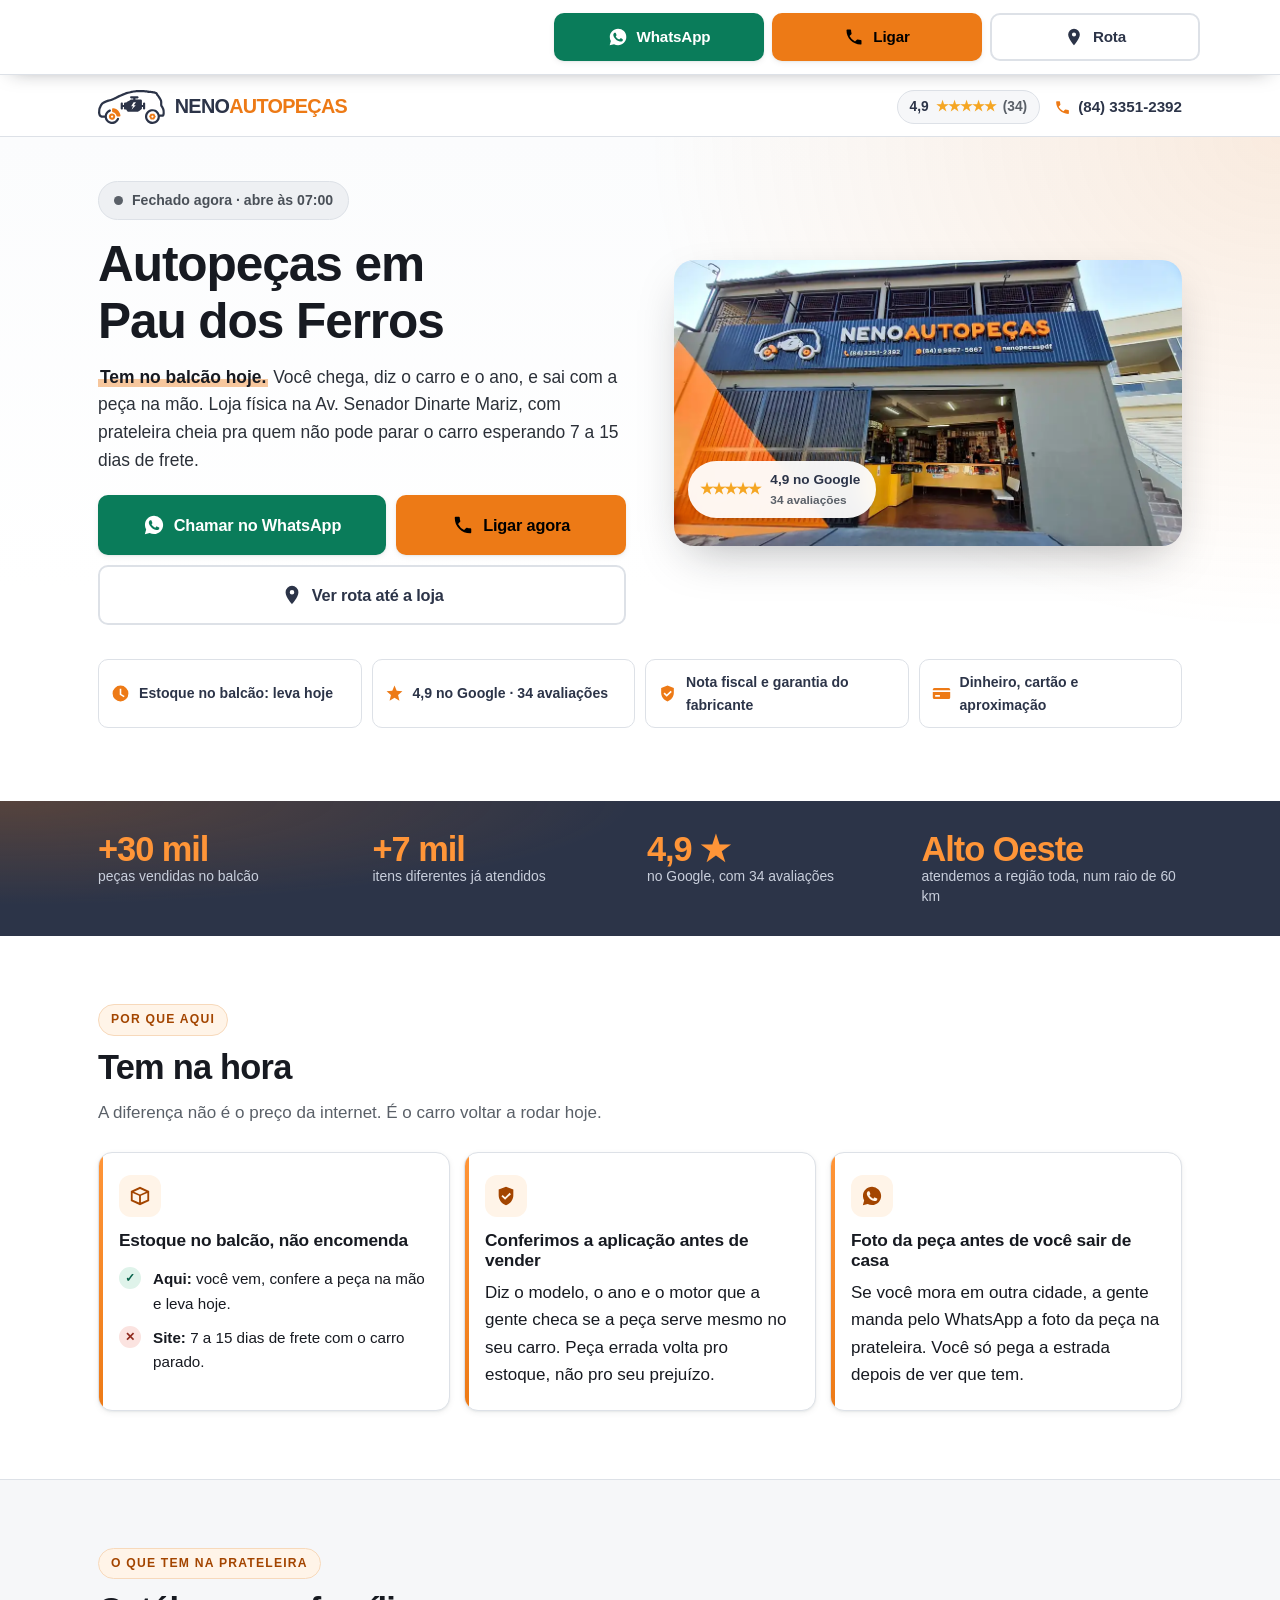
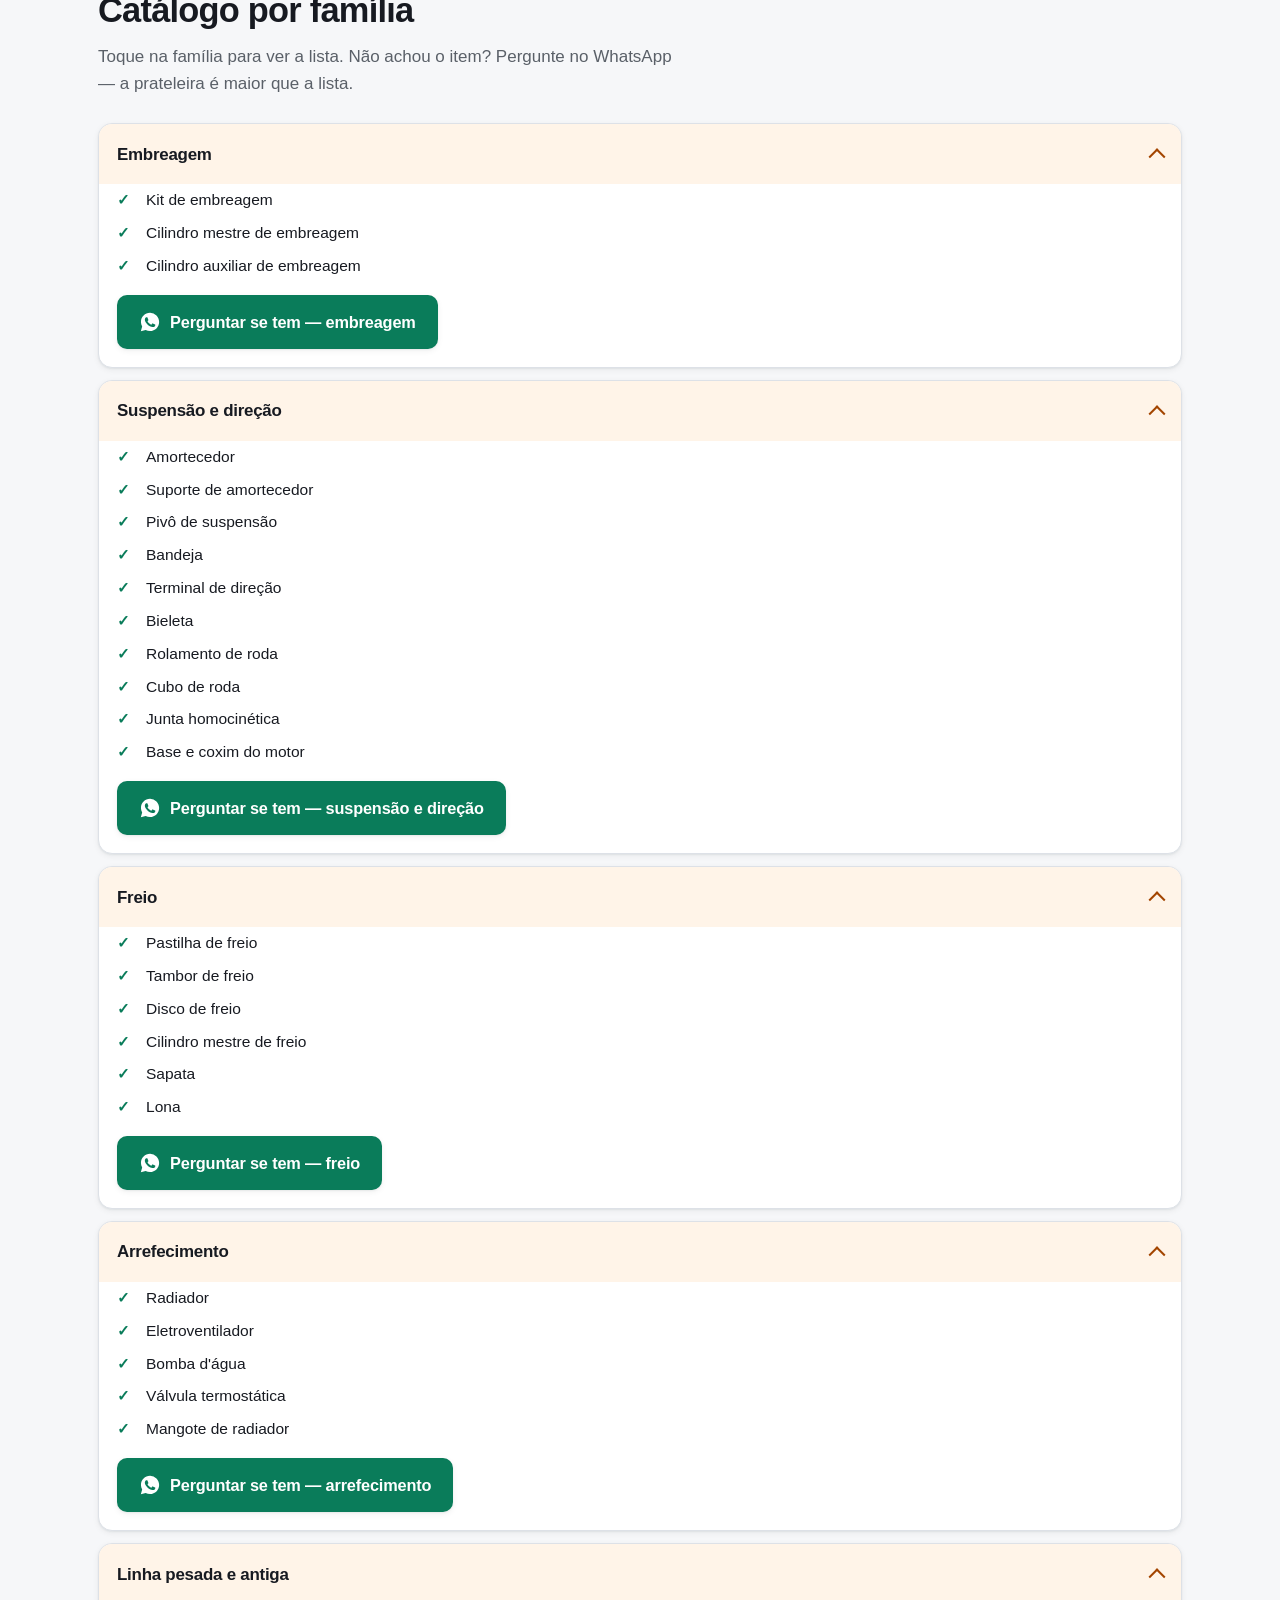
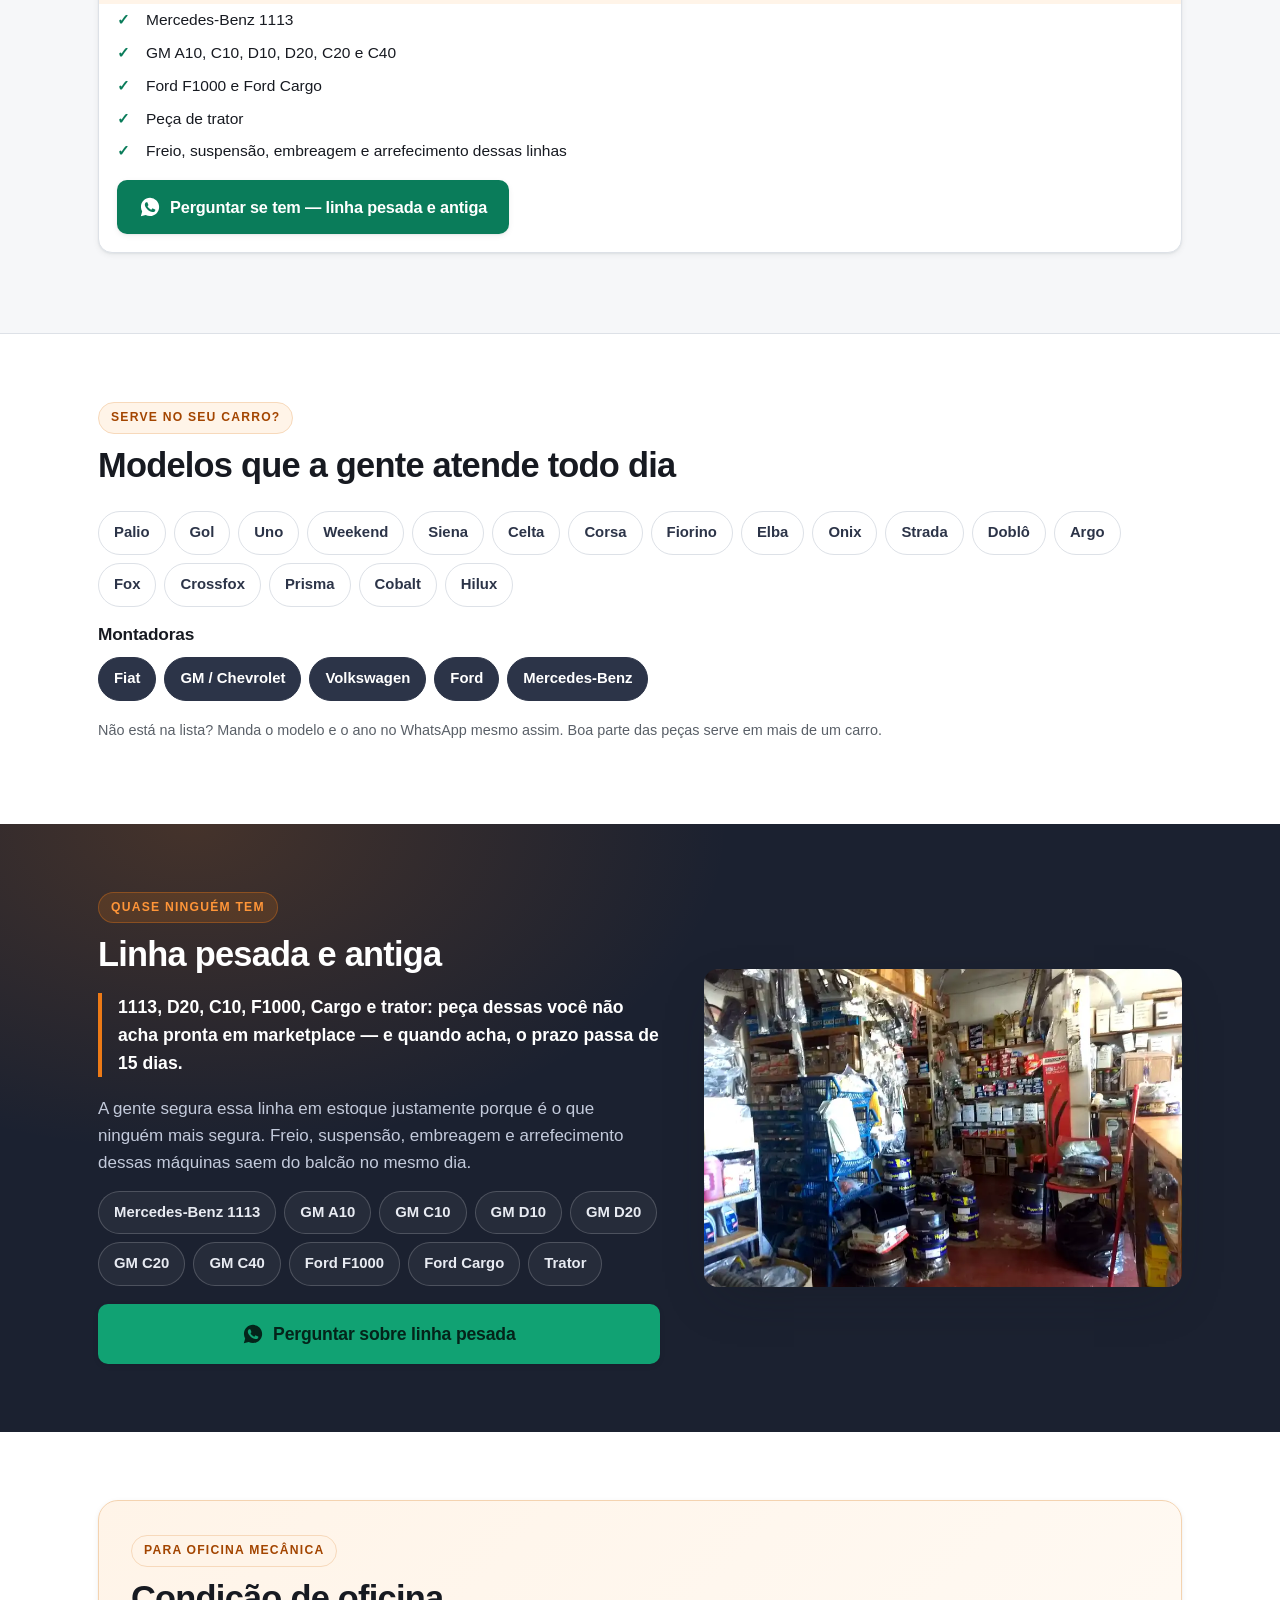
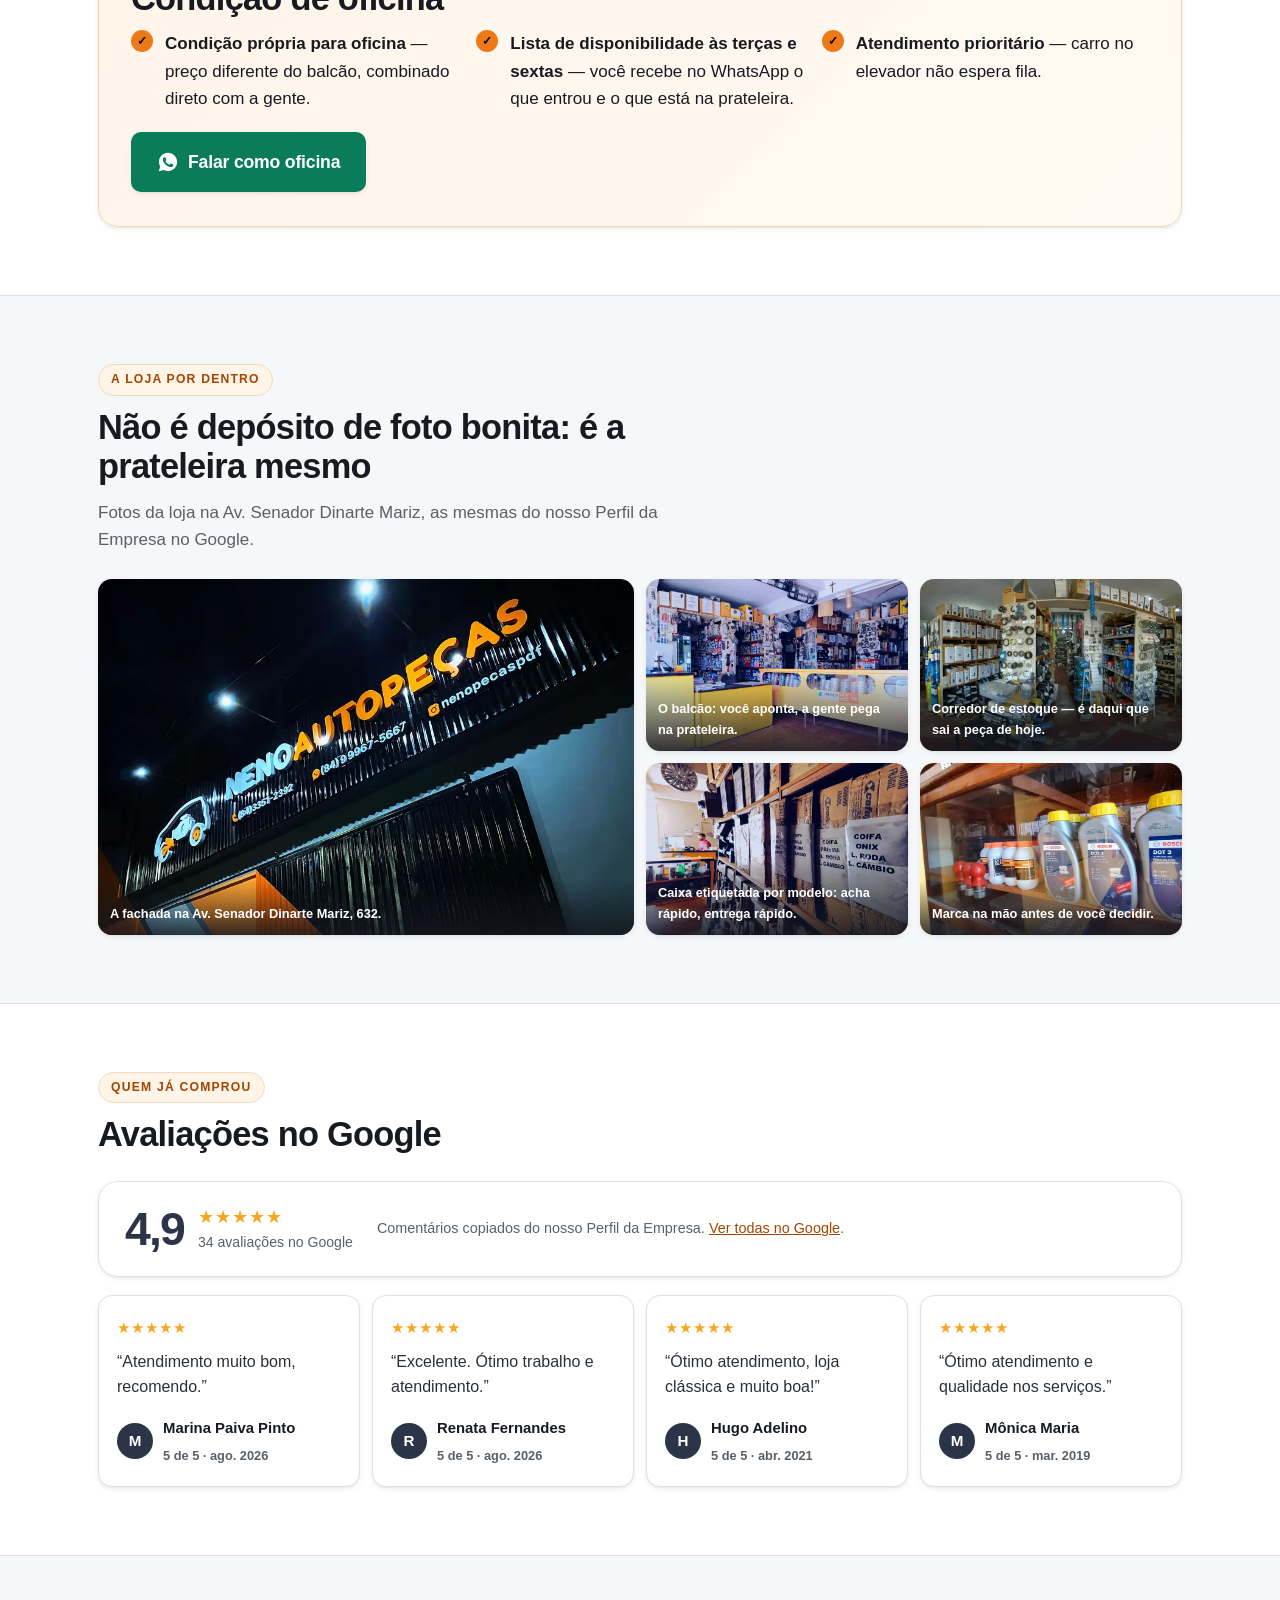
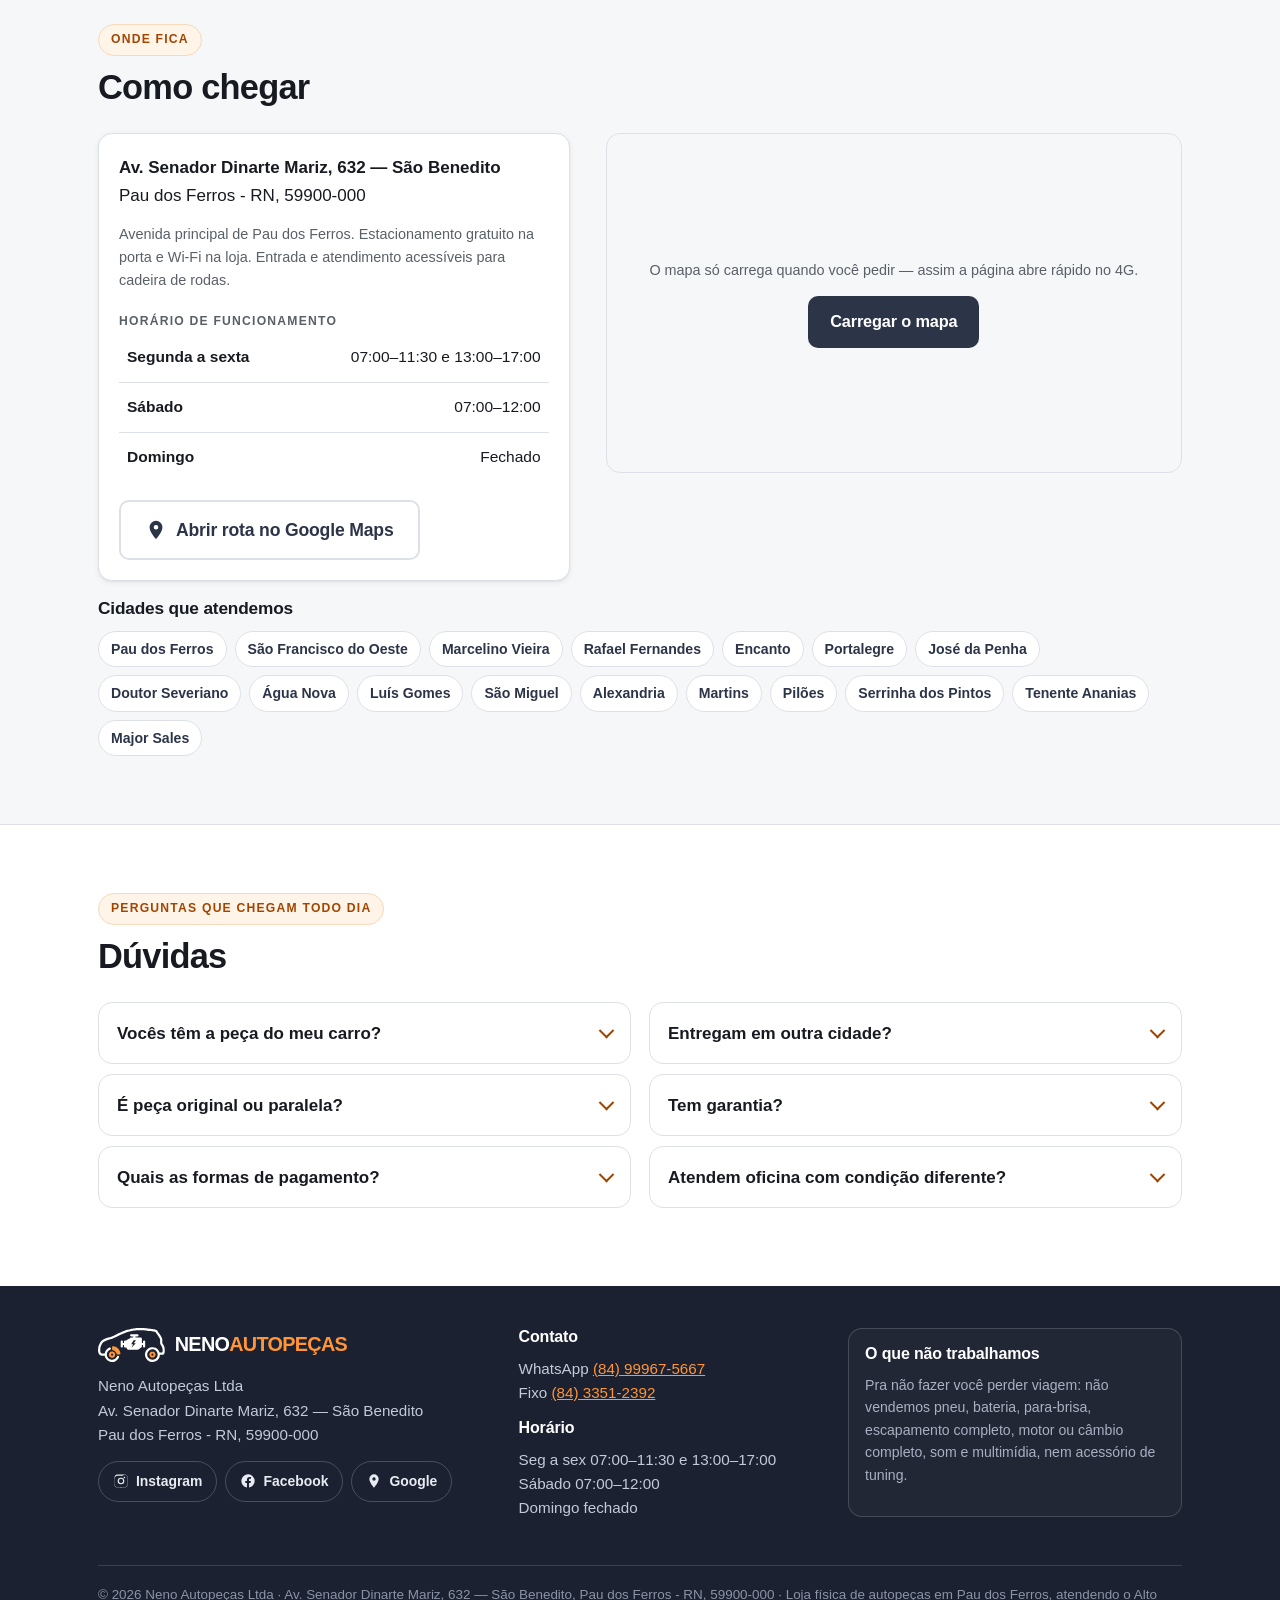
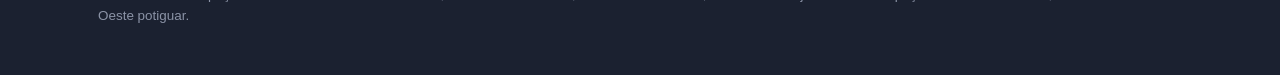
<file: index.html>
<!DOCTYPE html>
<html lang="pt-BR">
<head>
<meta charset="utf-8">
<meta name="viewport" content="width=device-width, initial-scale=1">
<title>Autopeças em Pau dos Ferros | Peça no balcão hoje — Neno Autopeças</title>
<meta name="description" content="Autopeças em Pau dos Ferros com estoque no balcão: freio, suspensão, embreagem, radiador e linha pesada. Chame no WhatsApp (84) 99967-5667 e leve a peça hoje.">
<link rel="canonical" href="https://fernandohf.github.io/neno-autopecas/">
<meta name="robots" content="index, follow, max-image-preview:large">
<meta name="theme-color" content="#2c3448">
<meta name="geo.region" content="BR-RN">
<meta name="geo.placename" content="Pau dos Ferros">
<meta name="geo.position" content="-6.1180038;-38.2055928">
<meta name="ICBM" content="-6.1180038, -38.2055928">
<meta property="og:type" content="business.business">
<meta property="og:locale" content="pt_BR">
<meta property="og:site_name" content="Neno Autopeças">
<meta property="og:title" content="Autopeças em Pau dos Ferros | Peça no balcão hoje — Neno Autopeças">
<meta property="og:description" content="Autopeças em Pau dos Ferros com estoque no balcão: freio, suspensão, embreagem, radiador e linha pesada. Chame no WhatsApp (84) 99967-5667 e leve a peça hoje.">
<meta property="og:url" content="https://fernandohf.github.io/neno-autopecas/">
<meta property="og:image" content="https://fernandohf.github.io/neno-autopecas/assets/fachada.webp">
<meta property="og:image:width" content="1200">
<meta property="og:image:height" content="630">
<meta name="twitter:card" content="summary_large_image">
<link rel="icon" href="assets/icone.svg">
<link rel="apple-touch-icon" href="assets/icone-180.png">
<link rel="preload" as="image" href="assets/hero-fachada.webp" fetchpriority="high">
<link rel="stylesheet" href="styles.css">

<!-- =====================================================================
     GOOGLE ADS — TAG DE CONVERSÃO (placeholder)
     1) Descomente o bloco abaixo e troque AW-XXXXXXXXX pelo ID da conta.
     2) Em Ferramentas > Conversões, crie 3 ações de conversão
        (WhatsApp, Ligar, Ver rota) e cole cada rótulo no objeto
        NENO_CONVERSOES no fim desta página.
<script async src="https://www.googletagmanager.com/gtag/js?id=AW-XXXXXXXXX"></script>
<script>
  window.dataLayer = window.dataLayer || [];
  function gtag(){dataLayer.push(arguments);}
  gtag('js', new Date());
  gtag('config', 'AW-XXXXXXXXX');
</script>
     ===================================================================== -->

<script type="application/ld+json">
{
 "@context": "https://schema.org",
 "@type": "AutoPartsStore",
 "@id": "https://fernandohf.github.io/neno-autopecas/#loja",
 "name": "Neno Autopeças",
 "legalName": "Neno Autopeças Ltda",
 "url": "https://fernandohf.github.io/neno-autopecas/",
 "telephone": [
  "+55 84 3351-2392",
  "+55 84 99967-5667"
 ],
 "image": [
  "https://fernandohf.github.io/neno-autopecas/assets/fachada.webp",
  "https://fernandohf.github.io/neno-autopecas/assets/hero-fachada.webp",
  "https://fernandohf.github.io/neno-autopecas/assets/balcao.webp"
 ],
 "logo": "https://fernandohf.github.io/neno-autopecas/assets/fachada.webp",
 "priceRange": "$$",
 "currenciesAccepted": "BRL",
 "paymentAccepted": "Dinheiro, Cartão de crédito, Cartão de débito, Aproximação (NFC)",
 "address": {
  "@type": "PostalAddress",
  "streetAddress": "Av. Senador Dinarte Mariz, 632",
  "addressLocality": "Pau dos Ferros",
  "addressRegion": "RN",
  "postalCode": "59900-000",
  "addressCountry": "BR"
 },
 "geo": {
  "@type": "GeoCoordinates",
  "latitude": -6.1180038,
  "longitude": -38.2055928
 },
 "hasMap": "https://maps.app.goo.gl/zBPvgLzxWstUExD79",
 "openingHoursSpecification": [
  {
   "@type": "OpeningHoursSpecification",
   "dayOfWeek": [
    "Monday",
    "Tuesday",
    "Wednesday",
    "Thursday",
    "Friday"
   ],
   "opens": "07:00",
   "closes": "11:30"
  },
  {
   "@type": "OpeningHoursSpecification",
   "dayOfWeek": [
    "Monday",
    "Tuesday",
    "Wednesday",
    "Thursday",
    "Friday"
   ],
   "opens": "13:00",
   "closes": "17:00"
  },
  {
   "@type": "OpeningHoursSpecification",
   "dayOfWeek": [
    "Saturday"
   ],
   "opens": "07:00",
   "closes": "12:00"
  }
 ],
 "aggregateRating": {
  "@type": "AggregateRating",
  "ratingValue": "4.9",
  "reviewCount": 34,
  "bestRating": "5",
  "worstRating": "1"
 },
 "review": [
  {
   "@type": "Review",
   "author": {
    "@type": "Person",
    "name": "Marina Paiva Pinto"
   },
   "reviewRating": {
    "@type": "Rating",
    "ratingValue": "5",
    "bestRating": "5"
   },
   "reviewBody": "Atendimento muito bom, recomendo."
  },
  {
   "@type": "Review",
   "author": {
    "@type": "Person",
    "name": "Renata Fernandes"
   },
   "reviewRating": {
    "@type": "Rating",
    "ratingValue": "5",
    "bestRating": "5"
   },
   "reviewBody": "Excelente. Ótimo trabalho e atendimento."
  },
  {
   "@type": "Review",
   "author": {
    "@type": "Person",
    "name": "Hugo Adelino"
   },
   "reviewRating": {
    "@type": "Rating",
    "ratingValue": "5",
    "bestRating": "5"
   },
   "reviewBody": "Ótimo atendimento, loja clássica e muito boa!"
  },
  {
   "@type": "Review",
   "author": {
    "@type": "Person",
    "name": "Mônica Maria"
   },
   "reviewRating": {
    "@type": "Rating",
    "ratingValue": "5",
    "bestRating": "5"
   },
   "reviewBody": "Ótimo atendimento e qualidade nos serviços."
  }
 ],
 "areaServed": [
  {
   "@type": "City",
   "name": "Pau dos Ferros",
   "addressRegion": "RN"
  },
  {
   "@type": "City",
   "name": "São Francisco do Oeste",
   "addressRegion": "RN"
  },
  {
   "@type": "City",
   "name": "Marcelino Vieira",
   "addressRegion": "RN"
  },
  {
   "@type": "City",
   "name": "Rafael Fernandes",
   "addressRegion": "RN"
  },
  {
   "@type": "City",
   "name": "Encanto",
   "addressRegion": "RN"
  },
  {
   "@type": "City",
   "name": "Portalegre",
   "addressRegion": "RN"
  },
  {
   "@type": "City",
   "name": "José da Penha",
   "addressRegion": "RN"
  },
  {
   "@type": "City",
   "name": "Doutor Severiano",
   "addressRegion": "RN"
  },
  {
   "@type": "City",
   "name": "Água Nova",
   "addressRegion": "RN"
  },
  {
   "@type": "City",
   "name": "Luís Gomes",
   "addressRegion": "RN"
  },
  {
   "@type": "City",
   "name": "São Miguel",
   "addressRegion": "RN"
  },
  {
   "@type": "City",
   "name": "Alexandria",
   "addressRegion": "RN"
  },
  {
   "@type": "City",
   "name": "Martins",
   "addressRegion": "RN"
  },
  {
   "@type": "City",
   "name": "Pilões",
   "addressRegion": "RN"
  },
  {
   "@type": "City",
   "name": "Serrinha dos Pintos",
   "addressRegion": "RN"
  },
  {
   "@type": "City",
   "name": "Tenente Ananias",
   "addressRegion": "RN"
  },
  {
   "@type": "City",
   "name": "Major Sales",
   "addressRegion": "RN"
  }
 ],
 "sameAs": [
  "https://www.facebook.com/nenoautopecaspdf",
  "https://www.instagram.com/nenopecaspdf/"
 ]
}
</script>
<script type="application/ld+json">
{
 "@context": "https://schema.org",
 "@type": "FAQPage",
 "mainEntity": [
  {
   "@type": "Question",
   "name": "Vocês têm a peça do meu carro?",
   "acceptedAnswer": {
    "@type": "Answer",
    "text": "Manda no WhatsApp o modelo, o ano e o motor — de preferência uma foto do documento ou da peça velha. A gente confere a aplicação e responde se tem aqui, junto com a foto da peça na prateleira. Se não tiver, a gente fala na hora, sem enrolar."
   }
  },
  {
   "@type": "Question",
   "name": "Entregam em outra cidade?",
   "acceptedAnswer": {
    "@type": "Answer",
    "text": "Fazemos entrega. Para as cidades do Alto Oeste a gente combina o envio no WhatsApp — muita gente também manda buscar com quem vem a Pau dos Ferros no mesmo dia. O combinado sai por escrito antes de você pagar."
   }
  },
  {
   "@type": "Question",
   "name": "É peça original ou paralela?",
   "acceptedAnswer": {
    "@type": "Answer",
    "text": "Trabalhamos com as duas. A gente diz qual é qual antes de vender, com a marca na mão, e o preço muda conforme a escolha. Quem decide é você — só não vendemos peça sem dizer o que é."
   }
  },
  {
   "@type": "Question",
   "name": "Tem garantia?",
   "acceptedAnswer": {
    "@type": "Answer",
    "text": "Tem. Toda peça sai com nota e com a garantia do fabricante. Deu problema dentro do prazo, traz na loja com a nota que a gente resolve no balcão."
   }
  },
  {
   "@type": "Question",
   "name": "Quais as formas de pagamento?",
   "acceptedAnswer": {
    "@type": "Answer",
    "text": "Dinheiro, cartão de crédito e de débito (VISA e MasterCard) e pagamento por aproximação no celular. Não é preciso agendar nada: chega e é atendido."
   }
  },
  {
   "@type": "Question",
   "name": "Atendem oficina com condição diferente?",
   "acceptedAnswer": {
    "@type": "Answer",
    "text": "Sim. Oficina mecânica tem condição própria, atendimento prioritário no balcão e entra na lista de disponibilidade que mandamos às terças e sextas. Chame no WhatsApp dizendo que é oficina."
   }
  }
 ]
}
</script>
</head>
<body data-grupo="index">
<a class="pular" href="#conteudo">Pular para o conteúdo</a>

<!-- 1. BARRA FIXA DE AÇÃO — rodapé no mobile, topo no desktop -->
<nav class="barra" aria-label="Contato rápido">
 <div class="barra-grade">
  <a class="btn btn-zap" href="https://wa.me/5584999675667?text=Ol%C3%A1%21%20Vim%20pelo%20Google.%20Preciso%20de%20uma%20pe%C3%A7a%20para%3A%20%28modelo%20e%20ano%20do%20carro%29" data-cta="whatsapp" rel="noopener"><svg viewBox="0 0 24 24" aria-hidden="true"><path d="M12.04 2C6.58 2 2.13 6.45 2.13 11.91c0 1.75.46 3.45 1.32 4.95L2 22l5.25-1.38a9.9 9.9 0 0 0 4.79 1.22h.01c5.46 0 9.91-4.45 9.91-9.91 0-2.65-1.03-5.14-2.9-7.01A9.82 9.82 0 0 0 12.04 2Zm5.8 14.13c-.25.69-1.44 1.32-1.98 1.37-.53.05-1.02.24-3.44-.72-2.9-1.14-4.74-4.1-4.88-4.29-.14-.19-1.16-1.54-1.16-2.94 0-1.4.73-2.09.99-2.37.26-.29.57-.36.76-.36.19 0 .38 0 .55.01.18.01.41-.07.64.49.24.58.81 2 .88 2.14.07.14.12.31.02.5-.09.19-.14.31-.28.48-.14.17-.29.37-.42.5-.14.14-.28.29-.12.57.16.29.72 1.19 1.55 1.93 1.07.95 1.97 1.25 2.25 1.39.28.14.44.12.6-.07.17-.19.69-.81.88-1.09.19-.29.37-.24.62-.14.25.09 1.61.76 1.89.9.28.14.46.21.53.33.07.12.07.69-.18 1.37Z"/></svg> WhatsApp</a>
  <a class="btn btn-ligar" href="tel:+558433512392" data-cta="ligar"><svg viewBox="0 0 24 24" aria-hidden="true"><path d="M6.62 10.79a15.05 15.05 0 0 0 6.59 6.59l2.2-2.2a1 1 0 0 1 1.03-.24c1.12.37 2.33.57 3.56.57a1 1 0 0 1 1 1V20a1 1 0 0 1-1 1C10.4 21 3 13.6 3 4a1 1 0 0 1 1-1h3.5a1 1 0 0 1 1 1c0 1.24.2 2.44.57 3.57a1 1 0 0 1-.25 1.02l-2.2 2.2Z"/></svg> Ligar</a>
  <a class="btn btn-rota" href="https://www.google.com/maps/dir/?api=1&destination=Neno+Autope%C3%A7as%2C+Av.+Senador+Dinarte+Mariz%2C+632%2C+Pau+dos+Ferros+-+RN%2C+59900-000" data-cta="rota" target="_blank" rel="noopener"><svg viewBox="0 0 24 24" aria-hidden="true"><path d="M12 2a7 7 0 0 0-7 7c0 5.25 7 13 7 13s7-7.75 7-13a7 7 0 0 0-7-7Zm0 9.5A2.5 2.5 0 1 1 12 6.5a2.5 2.5 0 0 1 0 5Z"/></svg> Rota</a>
 </div>
</nav>

<header class="topo">
 <div class="env">
  <span class="marca"><svg viewBox="0 0 160 81.5" aria-hidden="true"><path fill="#2c3448" d="M129.6 81.5c-.3 0-.6-.1-.9-.1-1.2-.1-2.4-.3-3.5-.7-.9-.3-1.8-.6-2.6-1.1-1.4-.6-2.6-1.5-3.8-2.4-1.2-1.2-2.3-2.4-3.3-3.9-1-1.5-1.7-3.2-2.2-4.9-.2-1-.5-2.1-.5-3.2-.1-.9-.1-1.9 0-2.8 0-1.4.3-2.7.7-4 .3-.9.6-1.8 1.1-2.7.6-1.3 1.5-2.6 2.5-3.7 1.5-1.7 3.2-3.1 5.2-4.2 1.7-.8 3.5-1.4 5.4-1.7 1.2-.2 2.4-.3 3.7-.2 2.3 0 4.5.6 6.6 1.5 1.6.8 3 1.7 4.3 2.9 1.7 1.5 3.1 3.2 4.1 5.2.5 1 1 2.1 1.3 3.2 0 .1 0 .1 0 .2.1 0 .2 0 .3 0 .8 0 1.5 0 2.3 0 1.1 0 2.2.1 3.4.1.1 0 .2 0 .3 0 .1-.1.2-.3.2-.4.3-.8.5-1.6.5-2.5.1-.5.1-1 .2-1.6 0-.5 0-.9 0-1.4 0-1.2-.1-2.3-.3-3.4-.4-1.8-1-3.6-1.8-5.3-.6-1.2-1.3-2.3-2-3.4-.4-.6-.8-1.2-1.1-1.8-.2-.5-.3-1-.5-1.6-.1-.7-.3-1.3-.3-2 0-.7 0-1.4 0-2 0 0 0 0 0-.1 0-1.2.1-2.5 0-3.8 0-.7 0-1.4-.1-2-.1-.4-.2-.8-.4-1.2-.4-1.3-1-2.5-1.7-3.7-.8-1.5-1.7-2.9-2.7-4.3-.9-1.4-1.9-2.6-2.9-3.9-.8-1.1-1.6-2.1-2.2-3.4-.1-.1-.1-.3-.2-.5-.2-.4-.3-.7-.4-1-.1-.1-.2-.2-.3-.3-.7-.3-1.4-.5-2.2-.7-1.2-.2-2.5-.5-3.8-.6-1.7-.3-3.5-.5-5.2-.8-1.2-.1-2.5-.3-3.7-.4-1.6-.2-3.2-.4-4.9-.6-.9-.1-1.8-.2-2.7-.3-1-.1-2.1-.1-3.1-.2-.8-.1-1.7-.2-2.5-.2-.8-.1-1.5-.1-2.3-.1-1-.1-2-.1-3.1-.2-.4 0-.8 0-1.2 0-1.4 0-2.8 0-4.2 0-.9 0-1.8.1-2.6.1-.7 0-1.4 0-2.1.1-.8 0-1.6.1-2.5.1-.7.1-1.5.2-2.3.3-.7 0-1.3.1-1.9.2-1.3.2-2.7.4-3.9.6-1.9.3-3.8.6-5.6 1-1.9.5-3.8.9-5.7 1.5-2.3.6-4.5 1.3-6.7 2.1-1.9.7-3.8 1.4-5.6 2.3-2 .8-4 1.7-6 2.6-1.5.7-3.1 1.5-4.6 2.2-1.7.8-3.3 1.6-5 2.4-1.3.6-2.7 1.3-4.1 2-1.6.8-3.3 1.5-5 2.2-1 .5-2.1.9-3.2 1.2-1.6.4-3.2.8-4.7 1.3-2.4.6-4.7 1.4-7 2.3-1.7.6-3.4 1.3-5 2.3-.9.4-1.7 1-2.5 1.6-.8.7-1.5 1.5-2.2 2.4-.9 1-1.6 2.2-2.2 3.5-.2.5-.4 1.2-.6 1.8-.5 1-.9 1.9-1.4 2.9-.2.5-.4 1-.6 1.5-.1.3-.1.6-.2.9 0 .5-.1 1-.1 1.4-.1.9-.1 1.7-.2 2.5 0 .8-.1 1.5-.1 2.3 0 .6 0 1.2 0 1.8 0 1.3.3 2.5.8 3.6.2.4.4.8.6 1.2.1.3.4.5.7.7.6.3 1.1.5 1.7.7.2 0 .4.1.7.1 1 0 1.9 0 2.9 0 .1 0 .1 0 .2 0 .7 0 1.5 0 2.3 0 .2 0 .4-.1.7-.1.1-.4.2-.8.3-1.2.3-1.4.7-2.7 1.4-4 .7-1.4 1.5-2.6 2.5-3.7 1.4-1.7 3-3 4.9-4 .7-.4 1.4-.7 2.2-1 1.7-.6 3.4.5 3.6 2.2.1 1.3-.7 2.4-1.8 2.8-1.5.6-2.9 1.5-4.1 2.6-1.1 1.1-2 2.3-2.6 3.6-.6 1.2-1 2.4-1.1 3.7-.1.5-.1 1-.1 1.5-.1 2.1.4 4.2 1.4 6.1.5 1 1.2 2 2 2.8 1 1.1 2.2 2 3.6 2.6 1.3.7 2.7 1.1 4.2 1.2 2.3.2 4.5-.1 6.5-1.1 1.3-.5 2.4-1.3 3.4-2.2 1.1-1.1 2-2.4 2.7-3.8.1-.2.2-.5.3-.8.4-.9 1.1-1.5 2.1-1.7 1.5-.3 2.7.7 3 2 0 .1.1.3.1.5 0 .4-.1.8-.2 1.1-.7 1.9-1.7 3.5-2.9 5-1.6 1.8-3.4 3.3-5.5 4.4-1.7.9-3.5 1.5-5.4 1.8-.5.1-.9.1-1.4.2-.2 0-.4 0-.5 0-.6 0-1.3 0-1.9 0-.2 0-.3 0-.5 0-.5-.1-1-.1-1.4-.2-2.1-.3-4-1-5.8-2-1.9-1.1-3.6-2.5-5-4.2-1.1-1.2-1.9-2.5-2.6-3.9-.5-1.1-.9-2.2-1.1-3.4-.1-.4-.2-.9-.3-1.4-.1 0-.1 0-.2 0-.4 0-.8 0-1.1 0-.5 0-.9 0-1.4 0-.9 0-1.9 0-2.9 0-.2 0-.5 0-.7-.1-1 0-2-.3-2.9-.5-1.8-.6-3.2-1.6-4.3-3.1-.5-.6-.9-1.3-1.2-2.1-.3-.7-.5-1.4-.7-2.2-.2-.9-.4-1.7-.5-2.7-.1-.2-.1-.5-.2-.7 0-.6 0-1.2 0-1.9.1-.1.1-.2.1-.3 0-.2.1-.4.1-.6.1-1 .2-1.9.2-2.8.1-.8.2-1.6.2-2.4.1-1 .2-1.9.4-2.9.2-.7.4-1.4.8-2 .7-1.3 1.2-2.6 1.7-3.9.3-.7.6-1.4.9-2 .4-1 1-1.8 1.6-2.6.8-1.3 1.8-2.4 2.9-3.4.9-.8 1.8-1.4 2.7-2 1.5-1.1 3.1-1.9 4.8-2.6 1.9-.8 3.8-1.4 5.7-2 1.9-.6 3.9-1.2 5.8-1.7 1.8-.5 3.5-1 5.2-1.7 2.2-.9 4.3-2 6.5-3 1.2-.6 2.4-1.2 3.7-1.8 2.2-1 4.5-2.1 6.7-3.2 1.7-.7 3.3-1.5 5-2.2 1.7-.8 3.4-1.5 5.1-2.2 1.6-.6 3.1-1.2 4.7-1.8 1.8-.7 3.6-1.2 5.5-1.7 1.2-.3 2.3-.6 3.5-.9 1-.3 2-.5 3.1-.7 1.2-.3 2.4-.6 3.6-.8 1.2-.2 2.4-.4 3.5-.6.9-.1 1.8-.3 2.7-.4 1.3-.2 2.5-.3 3.8-.5 1.2-.1 2.3-.2 3.5-.3.7 0 1.3 0 2 0 .3 0 .6 0 .8 0 .1 0 .2-.1.2-.1 2.7 0 5.3 0 8 0 .4 0 .8 0 1.2 0 1 .1 2.1.1 3.1.2 1 0 2 .1 3 .1 1.3.2 2.5.3 3.8.4.9.1 1.8.3 2.7.4 1.2.1 2.4.2 3.6.4.8.1 1.7.2 2.6.3 1.1.1 2.2.3 3.3.4.8.1 1.6.2 2.4.3 1.5.2 3 .4 4.5.7 1 .2 2 .4 3 .7 1.1.2 2.2.6 3.1 1.3.9.6 1.5 1.5 2 2.4.2.4.2.7.4 1.1.5.9 1 1.8 1.7 2.6 1.2 1.5 2.4 3.1 3.5 4.8 1 1.5 2 3 2.8 4.6.9 1.7 1.7 3.4 2.1 5.2.2 1.1.4 2.2.4 3.2.1.8 0 1.6 0 2.4 0 .7-.1 1.5-.1 2.2 0 .5.1 1 .1 1.5 0 .6.1 1.2.4 1.7.3.6.7 1.1 1 1.7.7 1 1.4 2.1 1.9 3.2.7 1.2 1.2 2.6 1.6 3.9.2.8.4 1.6.6 2.4.1.7.1 1.4.2 2.1 0 .7 0 1.3 0 2 0 .4 0 .7 0 1.1 0 .1.1.1.1.2 0 1.1 0 2.3 0 3.5-.1.2 0 .4-.1.6-.1.6-.2 1.2-.4 1.8-.2 1.2-.6 2.4-1.4 3.4-.4.4-.8.8-1.4 1-.8.4-1.7.5-2.5.5-1.2 0-2.3 0-3.4-.1-.6 0-1.2 0-1.8 0-.2 0-.4 0-.6 0 0 .2 0 .4-.1.6 0 .4 0 .8-.1 1.2-.1 1.1-.4 2.3-.7 3.3-.5 1.6-1.3 3.1-2.2 4.5-.9 1.3-1.9 2.4-3.1 3.4-1.2 1-2.5 1.9-3.9 2.6-1.3.6-2.7 1.1-4.1 1.3-.7.2-1.5.3-2.2.4-.2 0-.3 0-.5 0-.6 0-1.3 0-1.9 0zm9.9-26.6c-.3-.2-.5-.4-.7-.6-.9-.9-1.9-1.5-3-2-1.8-.8-3.6-1.2-5.6-1.1-.9 0-1.8.1-2.7.3-2.3.6-4.3 1.8-6 3.5-1 1.1-1.8 2.3-2.4 3.6-.7 1.6-1.1 3.3-1.1 5.1 0 .7.1 1.3.2 2 .2 1.2.5 2.3 1 3.3.7 1.4 1.6 2.7 2.7 3.7 1.1 1.1 2.3 1.9 3.7 2.5 1.9.8 3.9 1.1 5.9 1 1.5-.2 3-.5 4.4-1.2 1.6-.8 2.9-1.8 4.1-3.1.9-1 1.6-2.2 2.1-3.5.7-1.6 1-3.3.9-5 0-1.1-.1-2.1-.4-3.1-.6-2-1.6-3.8-3.1-5.4z"/><path fill="#2c3448" d="M59.3 45.5c-.5.8-1.2 1.3-2.2 1.3-.7 0-1.3-.2-1.8-.7-.6-.5-.9-1.1-.9-1.8 0-4 0-8 0-12 0-1 .7-2 1.8-2.3 1-.3 1.9-.1 2.7.6.5.5.7 1.1.7 1.8.1 1 0 2 0 3 0 .1 0 .2 0 .3.9 0 1.8 0 2.7 0 0-.1 0-.2 0-.2 0-1.1 0-2.1 0-3.1-.1-1.1.8-2.2 2-2.5.1 0 .3 0 .5 0 .8 0 1.6 0 2.4 0 .2 0 .3-.1.5-.2 1.4-.9 2.9-1.8 4.4-2.7 1.7-1.1 3.5-2.2 5.3-3.3.2-.1.5-.3.7-.5.5-.3.9-.4 1.5-.4 1.5 0 3.1 0 4.6 0 .1 0 .2 0 .3 0 0-.9 0-1.7 0-2.6-.1 0-.2 0-.3 0-1.6 0-3.1 0-4.7 0-1.4 0-2.5-1.2-2.5-2.6 0-.7.2-1.3.7-1.8.4-.5 1-.8 1.8-.8 2.8 0 5.7 0 8.6 0 2.2 0 4.4 0 6.6 0 1.2-.1 2.3.8 2.5 2.1.2.9 0 1.7-.7 2.3-.4.5-1 .8-1.8.8-1.5 0-3.1 0-4.6 0-.1 0-.2 0-.4 0 0 .8 0 1.7 0 2.6.1 0 .3 0 .4 0 4.2 0 8.4 0 12.6 0 1.1 0 2.3.8 2.5 2.1.1.2.1.3.1.4 0 3.4 0 6.7 0 10.1 0 .1 0 .2 0 .3.8 0 1.7 0 2.6 0 0-.1 0-.2 0-.3 0-1 0-2 0-3-.1-1 .7-2.2 1.9-2.5.9-.2 1.8 0 2.5.7.5.5.8 1.1.8 1.8 0 3.9 0 7.9 0 11.8 0 1.4-1.2 2.6-2.6 2.6-.7 0-1.3-.2-1.8-.7-.5-.5-.8-1-.8-1.8 0-1 0-2 0-3.1 0-.1 0-.1 0-.2-.9 0-1.8 0-2.6 0 0 .1 0 .1 0 .2 0 1 0 2 0 3 0 .9-.4 1.6-1.2 2.2-1 .7-2 1.4-3 2.1-1.5 1-3 2.1-4.6 3.2-.1.1-.3.2-.5.3-.4.3-.8.4-1.3.4-7.3 0-14.7 0-22.1 0-.9 0-1.6-.4-2.1-1.2-1-1.4-1.9-2.8-2.9-4.2-.1-.2-.2-.2-.4-.2-.8 0-1.6 0-2.4 0-1.4 0-2.5-1.2-2.5-2.5 0-1.1 0-2.1 0-3.2 0 0 0-.1 0-.1-.9 0-1.8 0-2.7 0 0 .1 0 .1 0 .2 0 1 0 2 .1 3 0 .5-.2.9-.4 1.3zm30.8-8.1c.1-.2.3-.4.5-.6-.9 0-1.7 0-2.5 0-.8 0-1.6 0-2.5 0 1.9-2.5 3.7-5 5.5-7.5-1.9 0-3.8 0-5.7 0-1.9 3.1-3.9 6.3-5.8 9.4 1.6 0 3.2 0 4.7 0-.6 1.4-1.2 2.8-1.8 4.1-.6 1.4-1.2 2.8-1.8 4.2.1 0 .1 0 .1 0 .1-.1.2-.2.3-.3.3-.4.7-.7 1-1.1.5-.5 1-1 1.5-1.5.8-.8 1.5-1.6 2.3-2.5.5-.5 1-1 1.5-1.5.9-.9 1.8-1.8 2.7-2.7z"/><path fill="#ed7a16" d="M47.8 63.7c-.4 0-.8 0-1.2 0-1.1 0-2-.8-2.2-1.9-.4-1.9-1.2-3.6-2.5-5.1-1.6-1.9-3.7-3.2-6.2-3.6-.7-.2-1.3-.5-1.7-1.2-.2-.3-.2-.6-.2-1 0-1.7 0-3.5 0-5.2-.1-.9.7-1.9 1.6-2.1.5-.1.9-.1 1.4 0 2.3.3 4.5 1.1 6.5 2.2 1.5.7 2.8 1.7 4.1 2.8 1.3 1.2 2.4 2.5 3.3 4 1.3 1.8 2.2 3.8 2.7 6 .2.8.3 1.5.5 2.3 0 .1 0 .3 0 .4 0 1.2-.9 2.2-1.9 2.3-.1.1-.2.1-.3.1-1.3 0-2.6 0-3.9 0z"/><path fill="#ed7a16" d="M39.4 68.7c-.7.8-1.5 1.4-2.4 1.8-1 .4-2 .7-3 .7-1.2 0-2.3-.1-3.3-.6-2.3-1.1-3.8-2.9-4.4-5.5-.1-.5 0-1-.1-1.6 0-1 .2-1.9.6-2.8 1.1-2.4 3-3.9 5.6-4.4 2.4-.5 4.6.1 6.4 1.8 1.3 1.1 2.1 2.6 2.4 4.3.3 2-.1 3.8-1.2 5.5-.2.3-.4.5-.6.8zm-3.8-3.1c.7-.7.9-1.5.8-2.4-.2-1.3-1.5-2.3-2.8-2.2-1.5.1-2.9 1.6-2.4 3.3.5 2.1 3 2.7 4.4 1.3z"/><path fill="#ed7a16" d="M127.2 70.6c-.5.1-.8-.2-1.1-.6-.3-.5-.6-1.1-.9-1.6-.8-1.3-1.6-2.7-2.4-4-.2-.5-.2-1 0-1.5.6-.9 1.1-1.8 1.7-2.8.5-.8 1-1.7 1.5-2.6.1-.2.3-.4.5-.6.1-.1.3-.2.6-.2 1.4 0 2.8 0 4.3 0 .8 0 1.7 0 2.6 0 .3 0 .6.2.8.5.3.4.6.9.9 1.4.8 1.5 1.7 2.9 2.5 4.4.1.1.2.3.2.4.1.3 0 .6-.1.8-.5.8-.9 1.6-1.4 2.3-.6 1.1-1.2 2.2-1.9 3.3-.1.2-.2.4-.4.6-.1.1-.4.2-.6.2-2.2 0-4.5 0-6.8 0zm.8-6.2c0 0 0 .1.1.2.4 1.1 1.5 1.9 2.8 1.7 1.4-.2 2.5-1.5 2.2-3.1-.2-1.4-1.5-2.4-2.9-2.2-1.5.2-2.6 1.7-2.2 3.4z"/></svg><span class="marca-nome"><b>NENO</b><i>AUTOPEÇAS</i></span></span>
  <div class="topo-lado">
   <a class="nota-google" href="https://maps.app.goo.gl/zBPvgLzxWstUExD79" target="_blank" rel="noopener"
      aria-label="Nota 4,9 de 5 no Google, 34 avaliações">
    <span class="nota">4,9</span><span class="estrelas" aria-hidden="true">★★★★★</span><span class="qtd">(34)</span>
   </a>
   <a class="topo-tel" href="tel:+558433512392" data-cta="ligar"><svg viewBox="0 0 24 24" aria-hidden="true"><path d="M6.62 10.79a15.05 15.05 0 0 0 6.59 6.59l2.2-2.2a1 1 0 0 1 1.03-.24c1.12.37 2.33.57 3.56.57a1 1 0 0 1 1 1V20a1 1 0 0 1-1 1C10.4 21 3 13.6 3 4a1 1 0 0 1 1-1h3.5a1 1 0 0 1 1 1c0 1.24.2 2.44.57 3.57a1 1 0 0 1-.25 1.02l-2.2 2.2Z"/></svg> (84) 3351-2392</a>
  </div>
 </div>
</header>

<main id="conteudo">

<!-- 2. HERO -->
<section class="hero">
 <div class="env">
  <div class="hero-texto">
   <p class="selo" id="selo-horario" aria-live="polite"><span class="ponto"></span><span id="selo-texto">Confira o horário abaixo</span></p>
   <h1>Autopeças em Pau dos Ferros</h1>
   <p class="promessa"><strong>Tem no balcão hoje.</strong> Você chega, diz o carro e o ano, e sai com a peça na mão. Loja física na Av. Senador Dinarte Mariz, com prateleira cheia pra quem não pode parar o carro esperando 7 a 15 dias de frete.</p>
   <div class="pilha">
    <a class="btn btn-zap btn-grande" href="https://wa.me/5584999675667?text=Ol%C3%A1%21%20Vim%20pelo%20Google.%20Preciso%20de%20uma%20pe%C3%A7a%20para%3A%20%28modelo%20e%20ano%20do%20carro%29" data-cta="whatsapp" rel="noopener"><svg viewBox="0 0 24 24" aria-hidden="true"><path d="M12.04 2C6.58 2 2.13 6.45 2.13 11.91c0 1.75.46 3.45 1.32 4.95L2 22l5.25-1.38a9.9 9.9 0 0 0 4.79 1.22h.01c5.46 0 9.91-4.45 9.91-9.91 0-2.65-1.03-5.14-2.9-7.01A9.82 9.82 0 0 0 12.04 2Zm5.8 14.13c-.25.69-1.44 1.32-1.98 1.37-.53.05-1.02.24-3.44-.72-2.9-1.14-4.74-4.1-4.88-4.29-.14-.19-1.16-1.54-1.16-2.94 0-1.4.73-2.09.99-2.37.26-.29.57-.36.76-.36.19 0 .38 0 .55.01.18.01.41-.07.64.49.24.58.81 2 .88 2.14.07.14.12.31.02.5-.09.19-.14.31-.28.48-.14.17-.29.37-.42.5-.14.14-.28.29-.12.57.16.29.72 1.19 1.55 1.93 1.07.95 1.97 1.25 2.25 1.39.28.14.44.12.6-.07.17-.19.69-.81.88-1.09.19-.29.37-.24.62-.14.25.09 1.61.76 1.89.9.28.14.46.21.53.33.07.12.07.69-.18 1.37Z"/></svg> Chamar no WhatsApp</a>
    <a class="btn btn-ligar btn-grande" href="tel:+558433512392" data-cta="ligar"><svg viewBox="0 0 24 24" aria-hidden="true"><path d="M6.62 10.79a15.05 15.05 0 0 0 6.59 6.59l2.2-2.2a1 1 0 0 1 1.03-.24c1.12.37 2.33.57 3.56.57a1 1 0 0 1 1 1V20a1 1 0 0 1-1 1C10.4 21 3 13.6 3 4a1 1 0 0 1 1-1h3.5a1 1 0 0 1 1 1c0 1.24.2 2.44.57 3.57a1 1 0 0 1-.25 1.02l-2.2 2.2Z"/></svg> Ligar agora</a>
    <a class="btn btn-rota btn-grande" href="https://www.google.com/maps/dir/?api=1&destination=Neno+Autope%C3%A7as%2C+Av.+Senador+Dinarte+Mariz%2C+632%2C+Pau+dos+Ferros+-+RN%2C+59900-000" data-cta="rota" target="_blank" rel="noopener"><svg viewBox="0 0 24 24" aria-hidden="true"><path d="M12 2a7 7 0 0 0-7 7c0 5.25 7 13 7 13s7-7.75 7-13a7 7 0 0 0-7-7Zm0 9.5A2.5 2.5 0 1 1 12 6.5a2.5 2.5 0 0 1 0 5Z"/></svg> Ver rota até a loja</a>
   </div>
  </div>
  <div class="hero-figura">
   <img class="hero-foto" src="assets/hero-fachada.webp" width="1040" height="585"
        alt="Fachada da Neno Autopeças na Av. Senador Dinarte Mariz, em Pau dos Ferros, com a loja aberta e o balcão à vista"
        fetchpriority="high" decoding="async">
   <p class="hero-etiqueta"><span class="estrelas" aria-hidden="true">★★★★★</span><span>4,9 no Google<small>34 avaliações</small></span></p>
  </div>
 </div>
 <div class="env env-tiras">
   <ul class="tiras">
    <li><svg viewBox="0 0 24 24" aria-hidden="true"><path fill-rule="evenodd" d="M12 2a10 10 0 1 0 0 20 10 10 0 0 0 0-20Zm1 10.6V6h-2v7.6l5.2 3.1 1-1.7-4.2-2.4Z"/></svg> <span>Estoque no balcão: leva hoje</span></li>
    <li><svg viewBox="0 0 24 24" aria-hidden="true"><path d="m12 17.3-6.2 3.7 1.7-7L2 9.2l7.2-.6L12 2l2.8 6.6 7.2.6-5.5 4.8 1.7 7L12 17.3Z"/></svg> <span>4,9 no Google · 34 avaliações</span></li>
    <li><svg viewBox="0 0 24 24" aria-hidden="true"><path d="M12 2 4 5v6.2c0 5 3.4 9.4 8 10.8 4.6-1.4 8-5.8 8-10.8V5l-8-3Zm-1 14.2-4-4 1.4-1.4 2.6 2.6 5-5L17.4 10 11 16.2Z"/></svg> <span>Nota fiscal e garantia do fabricante</span></li>
    <li><svg viewBox="0 0 24 24" aria-hidden="true"><path d="M3 5h18a2 2 0 0 1 2 2v1H1V7a2 2 0 0 1 2-2Zm-2 5h22v7a2 2 0 0 1-2 2H3a2 2 0 0 1-2-2v-7Zm3 4v2h6v-2H4Z"/></svg> <span>Dinheiro, cartão e aproximação</span></li>
   </ul>
 </div>
</section>

<!-- 3. FAIXA DE PROVA -->
<section class="provas" aria-label="A loja em números">
 <div class="env">
  <div class="provas-grade">
   <div><div class="prova-num">+30 mil</div><div class="prova-txt">peças vendidas no balcão</div></div>
   <div><div class="prova-num">+7 mil</div><div class="prova-txt">itens diferentes já atendidos</div></div>
   <div><div class="prova-num">4,9 ★</div><div class="prova-txt">no Google, com 34 avaliações</div></div>
   <div><div class="prova-num">Alto Oeste</div><div class="prova-txt">atendemos a região toda, num raio de 60 km</div></div>
  </div>
 </div>
</section>

<!-- 4. TEM NA HORA -->
<section>
 <div class="env">
  <div class="cabeca-sec revelar">
   <span class="olho">Por que aqui</span>
   <h2>Tem na hora</h2>
   <p class="apoio">A diferença não é o preço da internet. É o carro voltar a rodar hoje.</p>
  </div>
  <div class="cartoes">
   <div class="cartao revelar">
    <div class="cartao-icone"><svg viewBox="0 0 24 24" aria-hidden="true"><path d="M12 2 2 6.6v10.8L12 22l10-4.6V6.6L12 2Zm0 2.3 6.6 3-6.6 3-6.6-3 6.6-3ZM4 8.6l7 3.2v7.4l-7-3.2V8.6Zm9 10.6v-7.4l7-3.2v7.4l-7 3.2Z"/></svg></div>
    <h3>Estoque no balcão, não encomenda</h3>
    <ul class="contraste">
     <li><span class="sim">✓</span><span><strong>Aqui:</strong> você vem, confere a peça na mão e leva hoje.</span></li>
     <li><span class="nao">✕</span><span><strong>Site:</strong> 7 a 15 dias de frete com o carro parado.</span></li>
    </ul>
   </div>
   <div class="cartao revelar">
    <div class="cartao-icone"><svg viewBox="0 0 24 24" aria-hidden="true"><path d="M12 2 4 5v6.2c0 5 3.4 9.4 8 10.8 4.6-1.4 8-5.8 8-10.8V5l-8-3Zm-1 14.2-4-4 1.4-1.4 2.6 2.6 5-5L17.4 10 11 16.2Z"/></svg></div>
    <h3>Conferimos a aplicação antes de vender</h3>
    <p>Diz o modelo, o ano e o motor que a gente checa se a peça serve mesmo no seu carro. Peça
       errada volta pro estoque, não pro seu prejuízo.</p>
   </div>
   <div class="cartao revelar">
    <div class="cartao-icone"><svg viewBox="0 0 24 24" aria-hidden="true"><path d="M12.04 2C6.58 2 2.13 6.45 2.13 11.91c0 1.75.46 3.45 1.32 4.95L2 22l5.25-1.38a9.9 9.9 0 0 0 4.79 1.22h.01c5.46 0 9.91-4.45 9.91-9.91 0-2.65-1.03-5.14-2.9-7.01A9.82 9.82 0 0 0 12.04 2Zm5.8 14.13c-.25.69-1.44 1.32-1.98 1.37-.53.05-1.02.24-3.44-.72-2.9-1.14-4.74-4.1-4.88-4.29-.14-.19-1.16-1.54-1.16-2.94 0-1.4.73-2.09.99-2.37.26-.29.57-.36.76-.36.19 0 .38 0 .55.01.18.01.41-.07.64.49.24.58.81 2 .88 2.14.07.14.12.31.02.5-.09.19-.14.31-.28.48-.14.17-.29.37-.42.5-.14.14-.28.29-.12.57.16.29.72 1.19 1.55 1.93 1.07.95 1.97 1.25 2.25 1.39.28.14.44.12.6-.07.17-.19.69-.81.88-1.09.19-.29.37-.24.62-.14.25.09 1.61.76 1.89.9.28.14.46.21.53.33.07.12.07.69-.18 1.37Z"/></svg></div>
    <h3>Foto da peça antes de você sair de casa</h3>
    <p>Se você mora em outra cidade, a gente manda pelo WhatsApp a foto da peça na prateleira.
       Você só pega a estrada depois de ver que tem.</p>
   </div>
  </div>
 </div>
</section>

<!-- 5. CATÁLOGO POR FAMÍLIA -->
<section class="sec-cinza">
 <div class="env">
  <div class="cabeca-sec revelar">
   <span class="olho">O que tem na prateleira</span>
   <h2>Catálogo por família</h2>
   <p class="apoio">Toque na família para ver a lista. Não achou o item? Pergunte no WhatsApp — a
      prateleira é maior que a lista.</p>
  </div>
    <details class="familia" id="embreagem">
     <summary>Embreagem</summary>
     <div class="familia-corpo">
      <ul class="lista-pecas">
      <li>Kit de embreagem</li>
      <li>Cilindro mestre de embreagem</li>
      <li>Cilindro auxiliar de embreagem</li>
      </ul>
      <a class="btn btn-zap" href="https://wa.me/5584999675667?text=Ol%C3%A1%21%20Vim%20pelo%20Google.%20Preciso%20de%20pe%C3%A7a%20de%20embreagem%20para%3A%20%28modelo%20e%20ano%20do%20carro%29" data-cta="whatsapp" rel="noopener"><svg viewBox="0 0 24 24" aria-hidden="true"><path d="M12.04 2C6.58 2 2.13 6.45 2.13 11.91c0 1.75.46 3.45 1.32 4.95L2 22l5.25-1.38a9.9 9.9 0 0 0 4.79 1.22h.01c5.46 0 9.91-4.45 9.91-9.91 0-2.65-1.03-5.14-2.9-7.01A9.82 9.82 0 0 0 12.04 2Zm5.8 14.13c-.25.69-1.44 1.32-1.98 1.37-.53.05-1.02.24-3.44-.72-2.9-1.14-4.74-4.1-4.88-4.29-.14-.19-1.16-1.54-1.16-2.94 0-1.4.73-2.09.99-2.37.26-.29.57-.36.76-.36.19 0 .38 0 .55.01.18.01.41-.07.64.49.24.58.81 2 .88 2.14.07.14.12.31.02.5-.09.19-.14.31-.28.48-.14.17-.29.37-.42.5-.14.14-.28.29-.12.57.16.29.72 1.19 1.55 1.93 1.07.95 1.97 1.25 2.25 1.39.28.14.44.12.6-.07.17-.19.69-.81.88-1.09.19-.29.37-.24.62-.14.25.09 1.61.76 1.89.9.28.14.46.21.53.33.07.12.07.69-.18 1.37Z"/></svg> Perguntar se tem — embreagem</a>
     </div>
    </details>
    <details class="familia" id="suspensao">
     <summary>Suspensão e direção</summary>
     <div class="familia-corpo">
      <ul class="lista-pecas">
      <li>Amortecedor</li>
      <li>Suporte de amortecedor</li>
      <li>Pivô de suspensão</li>
      <li>Bandeja</li>
      <li>Terminal de direção</li>
      <li>Bieleta</li>
      <li>Rolamento de roda</li>
      <li>Cubo de roda</li>
      <li>Junta homocinética</li>
      <li>Base e coxim do motor</li>
      </ul>
      <a class="btn btn-zap" href="https://wa.me/5584999675667?text=Ol%C3%A1%21%20Vim%20pelo%20Google.%20Preciso%20de%20pe%C3%A7a%20de%20suspens%C3%A3o%20para%3A%20%28modelo%20e%20ano%20do%20carro%29" data-cta="whatsapp" rel="noopener"><svg viewBox="0 0 24 24" aria-hidden="true"><path d="M12.04 2C6.58 2 2.13 6.45 2.13 11.91c0 1.75.46 3.45 1.32 4.95L2 22l5.25-1.38a9.9 9.9 0 0 0 4.79 1.22h.01c5.46 0 9.91-4.45 9.91-9.91 0-2.65-1.03-5.14-2.9-7.01A9.82 9.82 0 0 0 12.04 2Zm5.8 14.13c-.25.69-1.44 1.32-1.98 1.37-.53.05-1.02.24-3.44-.72-2.9-1.14-4.74-4.1-4.88-4.29-.14-.19-1.16-1.54-1.16-2.94 0-1.4.73-2.09.99-2.37.26-.29.57-.36.76-.36.19 0 .38 0 .55.01.18.01.41-.07.64.49.24.58.81 2 .88 2.14.07.14.12.31.02.5-.09.19-.14.31-.28.48-.14.17-.29.37-.42.5-.14.14-.28.29-.12.57.16.29.72 1.19 1.55 1.93 1.07.95 1.97 1.25 2.25 1.39.28.14.44.12.6-.07.17-.19.69-.81.88-1.09.19-.29.37-.24.62-.14.25.09 1.61.76 1.89.9.28.14.46.21.53.33.07.12.07.69-.18 1.37Z"/></svg> Perguntar se tem — suspensão e direção</a>
     </div>
    </details>
    <details class="familia" id="freio">
     <summary>Freio</summary>
     <div class="familia-corpo">
      <ul class="lista-pecas">
      <li>Pastilha de freio</li>
      <li>Tambor de freio</li>
      <li>Disco de freio</li>
      <li>Cilindro mestre de freio</li>
      <li>Sapata</li>
      <li>Lona</li>
      </ul>
      <a class="btn btn-zap" href="https://wa.me/5584999675667?text=Ol%C3%A1%21%20Vim%20pelo%20Google.%20Preciso%20de%20pe%C3%A7a%20de%20freio%20para%3A%20%28modelo%20e%20ano%20do%20carro%29" data-cta="whatsapp" rel="noopener"><svg viewBox="0 0 24 24" aria-hidden="true"><path d="M12.04 2C6.58 2 2.13 6.45 2.13 11.91c0 1.75.46 3.45 1.32 4.95L2 22l5.25-1.38a9.9 9.9 0 0 0 4.79 1.22h.01c5.46 0 9.91-4.45 9.91-9.91 0-2.65-1.03-5.14-2.9-7.01A9.82 9.82 0 0 0 12.04 2Zm5.8 14.13c-.25.69-1.44 1.32-1.98 1.37-.53.05-1.02.24-3.44-.72-2.9-1.14-4.74-4.1-4.88-4.29-.14-.19-1.16-1.54-1.16-2.94 0-1.4.73-2.09.99-2.37.26-.29.57-.36.76-.36.19 0 .38 0 .55.01.18.01.41-.07.64.49.24.58.81 2 .88 2.14.07.14.12.31.02.5-.09.19-.14.31-.28.48-.14.17-.29.37-.42.5-.14.14-.28.29-.12.57.16.29.72 1.19 1.55 1.93 1.07.95 1.97 1.25 2.25 1.39.28.14.44.12.6-.07.17-.19.69-.81.88-1.09.19-.29.37-.24.62-.14.25.09 1.61.76 1.89.9.28.14.46.21.53.33.07.12.07.69-.18 1.37Z"/></svg> Perguntar se tem — freio</a>
     </div>
    </details>
    <details class="familia" id="arrefecimento">
     <summary>Arrefecimento</summary>
     <div class="familia-corpo">
      <ul class="lista-pecas">
      <li>Radiador</li>
      <li>Eletroventilador</li>
      <li>Bomba d&#x27;água</li>
      <li>Válvula termostática</li>
      <li>Mangote de radiador</li>
      </ul>
      <a class="btn btn-zap" href="https://wa.me/5584999675667?text=Ol%C3%A1%21%20Vim%20pelo%20Google.%20Preciso%20de%20pe%C3%A7a%20de%20arrefecimento%20para%3A%20%28modelo%20e%20ano%20do%20carro%29" data-cta="whatsapp" rel="noopener"><svg viewBox="0 0 24 24" aria-hidden="true"><path d="M12.04 2C6.58 2 2.13 6.45 2.13 11.91c0 1.75.46 3.45 1.32 4.95L2 22l5.25-1.38a9.9 9.9 0 0 0 4.79 1.22h.01c5.46 0 9.91-4.45 9.91-9.91 0-2.65-1.03-5.14-2.9-7.01A9.82 9.82 0 0 0 12.04 2Zm5.8 14.13c-.25.69-1.44 1.32-1.98 1.37-.53.05-1.02.24-3.44-.72-2.9-1.14-4.74-4.1-4.88-4.29-.14-.19-1.16-1.54-1.16-2.94 0-1.4.73-2.09.99-2.37.26-.29.57-.36.76-.36.19 0 .38 0 .55.01.18.01.41-.07.64.49.24.58.81 2 .88 2.14.07.14.12.31.02.5-.09.19-.14.31-.28.48-.14.17-.29.37-.42.5-.14.14-.28.29-.12.57.16.29.72 1.19 1.55 1.93 1.07.95 1.97 1.25 2.25 1.39.28.14.44.12.6-.07.17-.19.69-.81.88-1.09.19-.29.37-.24.62-.14.25.09 1.61.76 1.89.9.28.14.46.21.53.33.07.12.07.69-.18 1.37Z"/></svg> Perguntar se tem — arrefecimento</a>
     </div>
    </details>
    <details class="familia" id="linha-pesada">
     <summary>Linha pesada e antiga</summary>
     <div class="familia-corpo">
      <ul class="lista-pecas">
      <li>Mercedes-Benz 1113</li>
      <li>GM A10, C10, D10, D20, C20 e C40</li>
      <li>Ford F1000 e Ford Cargo</li>
      <li>Peça de trator</li>
      <li>Freio, suspensão, embreagem e arrefecimento dessas linhas</li>
      </ul>
      <a class="btn btn-zap" href="https://wa.me/5584999675667?text=Ol%C3%A1%21%20Vim%20pelo%20Google.%20Preciso%20de%20pe%C3%A7a%20de%20linha%20pesada%20para%3A%20%28modelo%20e%20ano%20do%20carro%29" data-cta="whatsapp" rel="noopener"><svg viewBox="0 0 24 24" aria-hidden="true"><path d="M12.04 2C6.58 2 2.13 6.45 2.13 11.91c0 1.75.46 3.45 1.32 4.95L2 22l5.25-1.38a9.9 9.9 0 0 0 4.79 1.22h.01c5.46 0 9.91-4.45 9.91-9.91 0-2.65-1.03-5.14-2.9-7.01A9.82 9.82 0 0 0 12.04 2Zm5.8 14.13c-.25.69-1.44 1.32-1.98 1.37-.53.05-1.02.24-3.44-.72-2.9-1.14-4.74-4.1-4.88-4.29-.14-.19-1.16-1.54-1.16-2.94 0-1.4.73-2.09.99-2.37.26-.29.57-.36.76-.36.19 0 .38 0 .55.01.18.01.41-.07.64.49.24.58.81 2 .88 2.14.07.14.12.31.02.5-.09.19-.14.31-.28.48-.14.17-.29.37-.42.5-.14.14-.28.29-.12.57.16.29.72 1.19 1.55 1.93 1.07.95 1.97 1.25 2.25 1.39.28.14.44.12.6-.07.17-.19.69-.81.88-1.09.19-.29.37-.24.62-.14.25.09 1.61.76 1.89.9.28.14.46.21.53.33.07.12.07.69-.18 1.37Z"/></svg> Perguntar se tem — linha pesada e antiga</a>
     </div>
    </details>
 </div>
</section>

<!-- 6. MODELOS ATENDIDOS -->
<section>
 <div class="env">
  <div class="cabeca-sec revelar">
   <span class="olho">Serve no seu carro?</span>
   <h2>Modelos que a gente atende todo dia</h2>
  </div>
    <ul class="chips ">
     <li>Palio</li>
     <li>Gol</li>
     <li>Uno</li>
     <li>Weekend</li>
     <li>Siena</li>
     <li>Celta</li>
     <li>Corsa</li>
     <li>Fiorino</li>
     <li>Elba</li>
     <li>Onix</li>
     <li>Strada</li>
     <li>Doblô</li>
     <li>Argo</li>
     <li>Fox</li>
     <li>Crossfox</li>
     <li>Prisma</li>
     <li>Cobalt</li>
     <li>Hilux</li>
    </ul>
  <h3>Montadoras</h3>
    <ul class="chips montadoras">
     <li>Fiat</li>
     <li>GM / Chevrolet</li>
     <li>Volkswagen</li>
     <li>Ford</li>
     <li>Mercedes-Benz</li>
    </ul>
  <p class="apoio pequeno">Não está na lista? Manda o modelo e o ano no WhatsApp mesmo assim.
     Boa parte das peças serve em mais de um carro.</p>
 </div>
</section>

<!-- 7. LINHA PESADA E ANTIGA -->
<section class="pesada" id="linha-pesada-destaque">
 <div class="env">
  <div class="pesada-grade">
   <div>
    <span class="olho">Quase ninguém tem</span>
    <h2>Linha pesada e antiga</h2>
    <p class="destaque-frase">1113, D20, C10, F1000, Cargo e trator: peça dessas você não acha
       pronta em marketplace — e quando acha, o prazo passa de 15 dias.</p>
    <p>A gente segura essa linha em estoque justamente porque é o que ninguém mais segura. Freio,
       suspensão, embreagem e arrefecimento dessas máquinas saem do balcão no mesmo dia.</p>
    <ul class="chips ">
     <li>Mercedes-Benz 1113</li>
     <li>GM A10</li>
     <li>GM C10</li>
     <li>GM D10</li>
     <li>GM D20</li>
     <li>GM C20</li>
     <li>GM C40</li>
     <li>Ford F1000</li>
     <li>Ford Cargo</li>
     <li>Trator</li>
    </ul>
    <div class="pilha">
     <a class="btn btn-zap btn-grande" href="https://wa.me/5584999675667?text=Ol%C3%A1%21%20Vim%20pelo%20Google.%20Preciso%20de%20pe%C3%A7a%20de%20linha%20pesada/antiga%20para%3A%20%28modelo%20e%20ano%20do%20carro%29" data-cta="whatsapp" rel="noopener"><svg viewBox="0 0 24 24" aria-hidden="true"><path d="M12.04 2C6.58 2 2.13 6.45 2.13 11.91c0 1.75.46 3.45 1.32 4.95L2 22l5.25-1.38a9.9 9.9 0 0 0 4.79 1.22h.01c5.46 0 9.91-4.45 9.91-9.91 0-2.65-1.03-5.14-2.9-7.01A9.82 9.82 0 0 0 12.04 2Zm5.8 14.13c-.25.69-1.44 1.32-1.98 1.37-.53.05-1.02.24-3.44-.72-2.9-1.14-4.74-4.1-4.88-4.29-.14-.19-1.16-1.54-1.16-2.94 0-1.4.73-2.09.99-2.37.26-.29.57-.36.76-.36.19 0 .38 0 .55.01.18.01.41-.07.64.49.24.58.81 2 .88 2.14.07.14.12.31.02.5-.09.19-.14.31-.28.48-.14.17-.29.37-.42.5-.14.14-.28.29-.12.57.16.29.72 1.19 1.55 1.93 1.07.95 1.97 1.25 2.25 1.39.28.14.44.12.6-.07.17-.19.69-.81.88-1.09.19-.29.37-.24.62-.14.25.09 1.61.76 1.89.9.28.14.46.21.53.33.07.12.07.69-.18 1.37Z"/></svg> Perguntar sobre linha pesada</a>
    </div>
   </div>
   <img class="pesada-foto" src="assets/linha-pesada.webp" width="880" height="586" loading="lazy" decoding="async"
        alt="Depósito da Neno Autopeças com tambores de freio, molas e caixas de peças de linha pesada">
  </div>
 </div>
</section>

<!-- 8. OFICINAS MECÂNICAS -->
<section>
 <div class="env">
  <div class="oficina revelar">
   <span class="olho">Para oficina mecânica</span>
   <h2>Condição de oficina</h2>
   <ul>
    <li><span><strong>Condição própria para oficina</strong> — preço diferente do balcão, combinado direto com a gente.</span></li>
    <li><span><strong>Lista de disponibilidade às terças e sextas</strong> — você recebe no WhatsApp o que entrou e o que está na prateleira.</span></li>
    <li><span><strong>Atendimento prioritário</strong> — carro no elevador não espera fila.</span></li>
   </ul>
   <a class="btn btn-zap btn-grande" href="https://wa.me/5584999675667?text=Ol%C3%A1%21%20Falo%20por%20uma%20OFICINA%20MEC%C3%82NICA%20de%20%28cidade%29.%20Quero%20saber%20a%20condi%C3%A7%C3%A3o%20para%20oficina%20e%20entrar%20na%20lista%20de%20disponibilidade." data-cta="whatsapp" rel="noopener"><svg viewBox="0 0 24 24" aria-hidden="true"><path d="M12.04 2C6.58 2 2.13 6.45 2.13 11.91c0 1.75.46 3.45 1.32 4.95L2 22l5.25-1.38a9.9 9.9 0 0 0 4.79 1.22h.01c5.46 0 9.91-4.45 9.91-9.91 0-2.65-1.03-5.14-2.9-7.01A9.82 9.82 0 0 0 12.04 2Zm5.8 14.13c-.25.69-1.44 1.32-1.98 1.37-.53.05-1.02.24-3.44-.72-2.9-1.14-4.74-4.1-4.88-4.29-.14-.19-1.16-1.54-1.16-2.94 0-1.4.73-2.09.99-2.37.26-.29.57-.36.76-.36.19 0 .38 0 .55.01.18.01.41-.07.64.49.24.58.81 2 .88 2.14.07.14.12.31.02.5-.09.19-.14.31-.28.48-.14.17-.29.37-.42.5-.14.14-.28.29-.12.57.16.29.72 1.19 1.55 1.93 1.07.95 1.97 1.25 2.25 1.39.28.14.44.12.6-.07.17-.19.69-.81.88-1.09.19-.29.37-.24.62-.14.25.09 1.61.76 1.89.9.28.14.46.21.53.33.07.12.07.69-.18 1.37Z"/></svg> Falar como oficina</a>
  </div>
 </div>
</section>

<!-- 9. A LOJA POR DENTRO -->
<section class="sec-cinza">
 <div class="env">
  <div class="cabeca-sec revelar">
   <span class="olho">A loja por dentro</span>
   <h2>Não é depósito de foto bonita: é a prateleira mesmo</h2>
   <p class="apoio">Fotos da loja na Av. Senador Dinarte Mariz, as mesmas do nosso Perfil da
      Empresa no Google.</p>
  </div>
  <div class="galeria">
    <figure class="larga">
     <img src="assets/fachada-noite.webp" width="880" height="586" loading="lazy" decoding="async"
          alt="Fachada da Neno Autopeças com o letreiro aceso à noite, em Pau dos Ferros">
     <figcaption>A fachada na Av. Senador Dinarte Mariz, 632.</figcaption>
    </figure>
    <figure>
     <img src="assets/balcao.webp" width="880" height="586" loading="lazy" decoding="async"
          alt="Balcão de atendimento da Neno Autopeças com prateleiras de peças ao fundo">
     <figcaption>O balcão: você aponta, a gente pega na prateleira.</figcaption>
    </figure>
    <figure>
     <img src="assets/estoque.webp" width="880" height="586" loading="lazy" decoding="async"
          alt="Corredor de prateleiras cheias de caixas de peças na Neno Autopeças">
     <figcaption>Corredor de estoque — é daqui que sai a peça de hoje.</figcaption>
    </figure>
    <figure>
     <img src="assets/atendimento.webp" width="880" height="586" loading="lazy" decoding="async"
          alt="Atendente da Neno Autopeças no balcão, ao lado das caixas etiquetadas por modelo">
     <figcaption>Caixa etiquetada por modelo: acha rápido, entrega rápido.</figcaption>
    </figure>
    <figure>
     <img src="assets/produtos.webp" width="880" height="495" loading="lazy" decoding="async"
          alt="Fluido de freio Bosch DOT 3 e outros produtos no expositor da loja">
     <figcaption>Marca na mão antes de você decidir.</figcaption>
    </figure>
  </div>
 </div>
</section>

<!-- 10. AVALIAÇÕES DO GOOGLE -->
<section>
 <div class="env">
  <div class="cabeca-sec revelar">
   <span class="olho">Quem já comprou</span>
   <h2>Avaliações no Google</h2>
  </div>
  <div class="nota-bloco revelar">
   <div class="nota-grande">
    <span class="nota-valor">4,9</span>
    <span class="nota-lado"><span class="estrelas" aria-hidden="true">★★★★★</span><small>34 avaliações no Google</small></span>
   </div>
   <p class="apoio pequeno">Comentários copiados do nosso Perfil da Empresa.
      <a href="https://maps.app.goo.gl/zBPvgLzxWstUExD79" target="_blank" rel="noopener">Ver todas no Google</a>.</p>
  </div>
  <div class="avaliacoes">
    <figure class="avaliacao">
     <span class="estrelas" aria-hidden="true">★★★★★</span>
     <blockquote>“Atendimento muito bom, recomendo.”</blockquote>
     <figcaption>
      <span class="inicial" aria-hidden="true">M</span>
      <span><span class="quem">Marina Paiva Pinto</span><br><span class="quando">5 de 5 · ago. 2026</span></span>
     </figcaption>
    </figure>
    <figure class="avaliacao">
     <span class="estrelas" aria-hidden="true">★★★★★</span>
     <blockquote>“Excelente. Ótimo trabalho e atendimento.”</blockquote>
     <figcaption>
      <span class="inicial" aria-hidden="true">R</span>
      <span><span class="quem">Renata Fernandes</span><br><span class="quando">5 de 5 · ago. 2026</span></span>
     </figcaption>
    </figure>
    <figure class="avaliacao">
     <span class="estrelas" aria-hidden="true">★★★★★</span>
     <blockquote>“Ótimo atendimento, loja clássica e muito boa!”</blockquote>
     <figcaption>
      <span class="inicial" aria-hidden="true">H</span>
      <span><span class="quem">Hugo Adelino</span><br><span class="quando">5 de 5 · abr. 2021</span></span>
     </figcaption>
    </figure>
    <figure class="avaliacao">
     <span class="estrelas" aria-hidden="true">★★★★★</span>
     <blockquote>“Ótimo atendimento e qualidade nos serviços.”</blockquote>
     <figcaption>
      <span class="inicial" aria-hidden="true">M</span>
      <span><span class="quem">Mônica Maria</span><br><span class="quando">5 de 5 · mar. 2019</span></span>
     </figcaption>
    </figure>
  </div>
 </div>
</section>

<!-- 11. COMO CHEGAR -->
<section class="sec-cinza">
 <div class="env">
  <div class="cabeca-sec revelar">
   <span class="olho">Onde fica</span>
   <h2>Como chegar</h2>
  </div>
  <div class="chegar-grade">
   <div>
    <div class="endereco-cartao">
     <p><strong>Av. Senador Dinarte Mariz, 632 — São Benedito</strong><br>Pau dos Ferros - RN, 59900-000</p>
     <p class="apoio pequeno">Avenida principal de Pau dos Ferros. Estacionamento gratuito na porta
        e Wi-Fi na loja. Entrada e atendimento acessíveis para cadeira de rodas.</p>
     <table class="horarios">
      <caption>Horário de funcionamento</caption>
      <tbody>
       <tr><th scope="row">Segunda a sexta</th><td>07:00–11:30 e 13:00–17:00</td></tr>
       <tr><th scope="row">Sábado</th><td>07:00–12:00</td></tr>
       <tr><th scope="row">Domingo</th><td>Fechado</td></tr>
      </tbody>
     </table>
     <a class="btn btn-rota btn-grande" href="https://www.google.com/maps/dir/?api=1&destination=Neno+Autope%C3%A7as%2C+Av.+Senador+Dinarte+Mariz%2C+632%2C+Pau+dos+Ferros+-+RN%2C+59900-000" data-cta="rota" target="_blank" rel="noopener"><svg viewBox="0 0 24 24" aria-hidden="true"><path d="M12 2a7 7 0 0 0-7 7c0 5.25 7 13 7 13s7-7.75 7-13a7 7 0 0 0-7-7Zm0 9.5A2.5 2.5 0 1 1 12 6.5a2.5 2.5 0 0 1 0 5Z"/></svg> Abrir rota no Google Maps</a>
    </div>
   </div>
   <div class="mapa-caixa" id="mapa-caixa" data-src="https://www.google.com/maps?q=Av.+Senador+Dinarte+Mariz%2C+632%2C+Pau+dos+Ferros+-+RN&amp;hl=pt-BR&amp;z=17&amp;output=embed">
    <div>
     <p class="pequeno apoio">O mapa só carrega quando você pedir — assim a página abre rápido no 4G.</p>
     <button type="button" class="btn btn-escuro" id="btn-mapa">Carregar o mapa</button>
    </div>
   </div>
  </div>

  <h3>Cidades que atendemos</h3>
  <ul class="cidades">
   <li>Pau dos Ferros</li>
   <li>São Francisco do Oeste</li>
   <li>Marcelino Vieira</li>
   <li>Rafael Fernandes</li>
   <li>Encanto</li>
   <li>Portalegre</li>
   <li>José da Penha</li>
   <li>Doutor Severiano</li>
   <li>Água Nova</li>
   <li>Luís Gomes</li>
   <li>São Miguel</li>
   <li>Alexandria</li>
   <li>Martins</li>
   <li>Pilões</li>
   <li>Serrinha dos Pintos</li>
   <li>Tenente Ananias</li>
   <li>Major Sales</li>
  </ul>
 </div>
</section>

<!-- 12. FAQ -->
<section>
 <div class="env">
  <div class="cabeca-sec revelar">
   <span class="olho">Perguntas que chegam todo dia</span>
   <h2>Dúvidas</h2>
  </div>
  <div class="faq-grade">
    <details class="faq">
     <summary>Vocês têm a peça do meu carro?</summary>
     <div class="faq-resp"><p>Manda no WhatsApp o modelo, o ano e o motor — de preferência uma foto do documento ou da peça velha. A gente confere a aplicação e responde se tem aqui, junto com a foto da peça na prateleira. Se não tiver, a gente fala na hora, sem enrolar.</p></div>
    </details>
    <details class="faq">
     <summary>Entregam em outra cidade?</summary>
     <div class="faq-resp"><p>Fazemos entrega. Para as cidades do Alto Oeste a gente combina o envio no WhatsApp — muita gente também manda buscar com quem vem a Pau dos Ferros no mesmo dia. O combinado sai por escrito antes de você pagar.</p></div>
    </details>
    <details class="faq">
     <summary>É peça original ou paralela?</summary>
     <div class="faq-resp"><p>Trabalhamos com as duas. A gente diz qual é qual antes de vender, com a marca na mão, e o preço muda conforme a escolha. Quem decide é você — só não vendemos peça sem dizer o que é.</p></div>
    </details>
    <details class="faq">
     <summary>Tem garantia?</summary>
     <div class="faq-resp"><p>Tem. Toda peça sai com nota e com a garantia do fabricante. Deu problema dentro do prazo, traz na loja com a nota que a gente resolve no balcão.</p></div>
    </details>
    <details class="faq">
     <summary>Quais as formas de pagamento?</summary>
     <div class="faq-resp"><p>Dinheiro, cartão de crédito e de débito (VISA e MasterCard) e pagamento por aproximação no celular. Não é preciso agendar nada: chega e é atendido.</p></div>
    </details>
    <details class="faq">
     <summary>Atendem oficina com condição diferente?</summary>
     <div class="faq-resp"><p>Sim. Oficina mecânica tem condição própria, atendimento prioritário no balcão e entra na lista de disponibilidade que mandamos às terças e sextas. Chame no WhatsApp dizendo que é oficina.</p></div>
    </details>
  </div>
 </div>
</section>

</main>

<!-- 13. RODAPÉ -->
<footer class="rodape">
 <div class="env">
  <div class="rodape-blocos">
   <div>
    <span class="marca"><svg viewBox="0 0 160 81.5" aria-hidden="true"><path fill="#ffffff" d="M129.6 81.5c-.3 0-.6-.1-.9-.1-1.2-.1-2.4-.3-3.5-.7-.9-.3-1.8-.6-2.6-1.1-1.4-.6-2.6-1.5-3.8-2.4-1.2-1.2-2.3-2.4-3.3-3.9-1-1.5-1.7-3.2-2.2-4.9-.2-1-.5-2.1-.5-3.2-.1-.9-.1-1.9 0-2.8 0-1.4.3-2.7.7-4 .3-.9.6-1.8 1.1-2.7.6-1.3 1.5-2.6 2.5-3.7 1.5-1.7 3.2-3.1 5.2-4.2 1.7-.8 3.5-1.4 5.4-1.7 1.2-.2 2.4-.3 3.7-.2 2.3 0 4.5.6 6.6 1.5 1.6.8 3 1.7 4.3 2.9 1.7 1.5 3.1 3.2 4.1 5.2.5 1 1 2.1 1.3 3.2 0 .1 0 .1 0 .2.1 0 .2 0 .3 0 .8 0 1.5 0 2.3 0 1.1 0 2.2.1 3.4.1.1 0 .2 0 .3 0 .1-.1.2-.3.2-.4.3-.8.5-1.6.5-2.5.1-.5.1-1 .2-1.6 0-.5 0-.9 0-1.4 0-1.2-.1-2.3-.3-3.4-.4-1.8-1-3.6-1.8-5.3-.6-1.2-1.3-2.3-2-3.4-.4-.6-.8-1.2-1.1-1.8-.2-.5-.3-1-.5-1.6-.1-.7-.3-1.3-.3-2 0-.7 0-1.4 0-2 0 0 0 0 0-.1 0-1.2.1-2.5 0-3.8 0-.7 0-1.4-.1-2-.1-.4-.2-.8-.4-1.2-.4-1.3-1-2.5-1.7-3.7-.8-1.5-1.7-2.9-2.7-4.3-.9-1.4-1.9-2.6-2.9-3.9-.8-1.1-1.6-2.1-2.2-3.4-.1-.1-.1-.3-.2-.5-.2-.4-.3-.7-.4-1-.1-.1-.2-.2-.3-.3-.7-.3-1.4-.5-2.2-.7-1.2-.2-2.5-.5-3.8-.6-1.7-.3-3.5-.5-5.2-.8-1.2-.1-2.5-.3-3.7-.4-1.6-.2-3.2-.4-4.9-.6-.9-.1-1.8-.2-2.7-.3-1-.1-2.1-.1-3.1-.2-.8-.1-1.7-.2-2.5-.2-.8-.1-1.5-.1-2.3-.1-1-.1-2-.1-3.1-.2-.4 0-.8 0-1.2 0-1.4 0-2.8 0-4.2 0-.9 0-1.8.1-2.6.1-.7 0-1.4 0-2.1.1-.8 0-1.6.1-2.5.1-.7.1-1.5.2-2.3.3-.7 0-1.3.1-1.9.2-1.3.2-2.7.4-3.9.6-1.9.3-3.8.6-5.6 1-1.9.5-3.8.9-5.7 1.5-2.3.6-4.5 1.3-6.7 2.1-1.9.7-3.8 1.4-5.6 2.3-2 .8-4 1.7-6 2.6-1.5.7-3.1 1.5-4.6 2.2-1.7.8-3.3 1.6-5 2.4-1.3.6-2.7 1.3-4.1 2-1.6.8-3.3 1.5-5 2.2-1 .5-2.1.9-3.2 1.2-1.6.4-3.2.8-4.7 1.3-2.4.6-4.7 1.4-7 2.3-1.7.6-3.4 1.3-5 2.3-.9.4-1.7 1-2.5 1.6-.8.7-1.5 1.5-2.2 2.4-.9 1-1.6 2.2-2.2 3.5-.2.5-.4 1.2-.6 1.8-.5 1-.9 1.9-1.4 2.9-.2.5-.4 1-.6 1.5-.1.3-.1.6-.2.9 0 .5-.1 1-.1 1.4-.1.9-.1 1.7-.2 2.5 0 .8-.1 1.5-.1 2.3 0 .6 0 1.2 0 1.8 0 1.3.3 2.5.8 3.6.2.4.4.8.6 1.2.1.3.4.5.7.7.6.3 1.1.5 1.7.7.2 0 .4.1.7.1 1 0 1.9 0 2.9 0 .1 0 .1 0 .2 0 .7 0 1.5 0 2.3 0 .2 0 .4-.1.7-.1.1-.4.2-.8.3-1.2.3-1.4.7-2.7 1.4-4 .7-1.4 1.5-2.6 2.5-3.7 1.4-1.7 3-3 4.9-4 .7-.4 1.4-.7 2.2-1 1.7-.6 3.4.5 3.6 2.2.1 1.3-.7 2.4-1.8 2.8-1.5.6-2.9 1.5-4.1 2.6-1.1 1.1-2 2.3-2.6 3.6-.6 1.2-1 2.4-1.1 3.7-.1.5-.1 1-.1 1.5-.1 2.1.4 4.2 1.4 6.1.5 1 1.2 2 2 2.8 1 1.1 2.2 2 3.6 2.6 1.3.7 2.7 1.1 4.2 1.2 2.3.2 4.5-.1 6.5-1.1 1.3-.5 2.4-1.3 3.4-2.2 1.1-1.1 2-2.4 2.7-3.8.1-.2.2-.5.3-.8.4-.9 1.1-1.5 2.1-1.7 1.5-.3 2.7.7 3 2 0 .1.1.3.1.5 0 .4-.1.8-.2 1.1-.7 1.9-1.7 3.5-2.9 5-1.6 1.8-3.4 3.3-5.5 4.4-1.7.9-3.5 1.5-5.4 1.8-.5.1-.9.1-1.4.2-.2 0-.4 0-.5 0-.6 0-1.3 0-1.9 0-.2 0-.3 0-.5 0-.5-.1-1-.1-1.4-.2-2.1-.3-4-1-5.8-2-1.9-1.1-3.6-2.5-5-4.2-1.1-1.2-1.9-2.5-2.6-3.9-.5-1.1-.9-2.2-1.1-3.4-.1-.4-.2-.9-.3-1.4-.1 0-.1 0-.2 0-.4 0-.8 0-1.1 0-.5 0-.9 0-1.4 0-.9 0-1.9 0-2.9 0-.2 0-.5 0-.7-.1-1 0-2-.3-2.9-.5-1.8-.6-3.2-1.6-4.3-3.1-.5-.6-.9-1.3-1.2-2.1-.3-.7-.5-1.4-.7-2.2-.2-.9-.4-1.7-.5-2.7-.1-.2-.1-.5-.2-.7 0-.6 0-1.2 0-1.9.1-.1.1-.2.1-.3 0-.2.1-.4.1-.6.1-1 .2-1.9.2-2.8.1-.8.2-1.6.2-2.4.1-1 .2-1.9.4-2.9.2-.7.4-1.4.8-2 .7-1.3 1.2-2.6 1.7-3.9.3-.7.6-1.4.9-2 .4-1 1-1.8 1.6-2.6.8-1.3 1.8-2.4 2.9-3.4.9-.8 1.8-1.4 2.7-2 1.5-1.1 3.1-1.9 4.8-2.6 1.9-.8 3.8-1.4 5.7-2 1.9-.6 3.9-1.2 5.8-1.7 1.8-.5 3.5-1 5.2-1.7 2.2-.9 4.3-2 6.5-3 1.2-.6 2.4-1.2 3.7-1.8 2.2-1 4.5-2.1 6.7-3.2 1.7-.7 3.3-1.5 5-2.2 1.7-.8 3.4-1.5 5.1-2.2 1.6-.6 3.1-1.2 4.7-1.8 1.8-.7 3.6-1.2 5.5-1.7 1.2-.3 2.3-.6 3.5-.9 1-.3 2-.5 3.1-.7 1.2-.3 2.4-.6 3.6-.8 1.2-.2 2.4-.4 3.5-.6.9-.1 1.8-.3 2.7-.4 1.3-.2 2.5-.3 3.8-.5 1.2-.1 2.3-.2 3.5-.3.7 0 1.3 0 2 0 .3 0 .6 0 .8 0 .1 0 .2-.1.2-.1 2.7 0 5.3 0 8 0 .4 0 .8 0 1.2 0 1 .1 2.1.1 3.1.2 1 0 2 .1 3 .1 1.3.2 2.5.3 3.8.4.9.1 1.8.3 2.7.4 1.2.1 2.4.2 3.6.4.8.1 1.7.2 2.6.3 1.1.1 2.2.3 3.3.4.8.1 1.6.2 2.4.3 1.5.2 3 .4 4.5.7 1 .2 2 .4 3 .7 1.1.2 2.2.6 3.1 1.3.9.6 1.5 1.5 2 2.4.2.4.2.7.4 1.1.5.9 1 1.8 1.7 2.6 1.2 1.5 2.4 3.1 3.5 4.8 1 1.5 2 3 2.8 4.6.9 1.7 1.7 3.4 2.1 5.2.2 1.1.4 2.2.4 3.2.1.8 0 1.6 0 2.4 0 .7-.1 1.5-.1 2.2 0 .5.1 1 .1 1.5 0 .6.1 1.2.4 1.7.3.6.7 1.1 1 1.7.7 1 1.4 2.1 1.9 3.2.7 1.2 1.2 2.6 1.6 3.9.2.8.4 1.6.6 2.4.1.7.1 1.4.2 2.1 0 .7 0 1.3 0 2 0 .4 0 .7 0 1.1 0 .1.1.1.1.2 0 1.1 0 2.3 0 3.5-.1.2 0 .4-.1.6-.1.6-.2 1.2-.4 1.8-.2 1.2-.6 2.4-1.4 3.4-.4.4-.8.8-1.4 1-.8.4-1.7.5-2.5.5-1.2 0-2.3 0-3.4-.1-.6 0-1.2 0-1.8 0-.2 0-.4 0-.6 0 0 .2 0 .4-.1.6 0 .4 0 .8-.1 1.2-.1 1.1-.4 2.3-.7 3.3-.5 1.6-1.3 3.1-2.2 4.5-.9 1.3-1.9 2.4-3.1 3.4-1.2 1-2.5 1.9-3.9 2.6-1.3.6-2.7 1.1-4.1 1.3-.7.2-1.5.3-2.2.4-.2 0-.3 0-.5 0-.6 0-1.3 0-1.9 0zm9.9-26.6c-.3-.2-.5-.4-.7-.6-.9-.9-1.9-1.5-3-2-1.8-.8-3.6-1.2-5.6-1.1-.9 0-1.8.1-2.7.3-2.3.6-4.3 1.8-6 3.5-1 1.1-1.8 2.3-2.4 3.6-.7 1.6-1.1 3.3-1.1 5.1 0 .7.1 1.3.2 2 .2 1.2.5 2.3 1 3.3.7 1.4 1.6 2.7 2.7 3.7 1.1 1.1 2.3 1.9 3.7 2.5 1.9.8 3.9 1.1 5.9 1 1.5-.2 3-.5 4.4-1.2 1.6-.8 2.9-1.8 4.1-3.1.9-1 1.6-2.2 2.1-3.5.7-1.6 1-3.3.9-5 0-1.1-.1-2.1-.4-3.1-.6-2-1.6-3.8-3.1-5.4z"/><path fill="#ffffff" d="M59.3 45.5c-.5.8-1.2 1.3-2.2 1.3-.7 0-1.3-.2-1.8-.7-.6-.5-.9-1.1-.9-1.8 0-4 0-8 0-12 0-1 .7-2 1.8-2.3 1-.3 1.9-.1 2.7.6.5.5.7 1.1.7 1.8.1 1 0 2 0 3 0 .1 0 .2 0 .3.9 0 1.8 0 2.7 0 0-.1 0-.2 0-.2 0-1.1 0-2.1 0-3.1-.1-1.1.8-2.2 2-2.5.1 0 .3 0 .5 0 .8 0 1.6 0 2.4 0 .2 0 .3-.1.5-.2 1.4-.9 2.9-1.8 4.4-2.7 1.7-1.1 3.5-2.2 5.3-3.3.2-.1.5-.3.7-.5.5-.3.9-.4 1.5-.4 1.5 0 3.1 0 4.6 0 .1 0 .2 0 .3 0 0-.9 0-1.7 0-2.6-.1 0-.2 0-.3 0-1.6 0-3.1 0-4.7 0-1.4 0-2.5-1.2-2.5-2.6 0-.7.2-1.3.7-1.8.4-.5 1-.8 1.8-.8 2.8 0 5.7 0 8.6 0 2.2 0 4.4 0 6.6 0 1.2-.1 2.3.8 2.5 2.1.2.9 0 1.7-.7 2.3-.4.5-1 .8-1.8.8-1.5 0-3.1 0-4.6 0-.1 0-.2 0-.4 0 0 .8 0 1.7 0 2.6.1 0 .3 0 .4 0 4.2 0 8.4 0 12.6 0 1.1 0 2.3.8 2.5 2.1.1.2.1.3.1.4 0 3.4 0 6.7 0 10.1 0 .1 0 .2 0 .3.8 0 1.7 0 2.6 0 0-.1 0-.2 0-.3 0-1 0-2 0-3-.1-1 .7-2.2 1.9-2.5.9-.2 1.8 0 2.5.7.5.5.8 1.1.8 1.8 0 3.9 0 7.9 0 11.8 0 1.4-1.2 2.6-2.6 2.6-.7 0-1.3-.2-1.8-.7-.5-.5-.8-1-.8-1.8 0-1 0-2 0-3.1 0-.1 0-.1 0-.2-.9 0-1.8 0-2.6 0 0 .1 0 .1 0 .2 0 1 0 2 0 3 0 .9-.4 1.6-1.2 2.2-1 .7-2 1.4-3 2.1-1.5 1-3 2.1-4.6 3.2-.1.1-.3.2-.5.3-.4.3-.8.4-1.3.4-7.3 0-14.7 0-22.1 0-.9 0-1.6-.4-2.1-1.2-1-1.4-1.9-2.8-2.9-4.2-.1-.2-.2-.2-.4-.2-.8 0-1.6 0-2.4 0-1.4 0-2.5-1.2-2.5-2.5 0-1.1 0-2.1 0-3.2 0 0 0-.1 0-.1-.9 0-1.8 0-2.7 0 0 .1 0 .1 0 .2 0 1 0 2 .1 3 0 .5-.2.9-.4 1.3zm30.8-8.1c.1-.2.3-.4.5-.6-.9 0-1.7 0-2.5 0-.8 0-1.6 0-2.5 0 1.9-2.5 3.7-5 5.5-7.5-1.9 0-3.8 0-5.7 0-1.9 3.1-3.9 6.3-5.8 9.4 1.6 0 3.2 0 4.7 0-.6 1.4-1.2 2.8-1.8 4.1-.6 1.4-1.2 2.8-1.8 4.2.1 0 .1 0 .1 0 .1-.1.2-.2.3-.3.3-.4.7-.7 1-1.1.5-.5 1-1 1.5-1.5.8-.8 1.5-1.6 2.3-2.5.5-.5 1-1 1.5-1.5.9-.9 1.8-1.8 2.7-2.7z"/><path fill="#ff9538" d="M47.8 63.7c-.4 0-.8 0-1.2 0-1.1 0-2-.8-2.2-1.9-.4-1.9-1.2-3.6-2.5-5.1-1.6-1.9-3.7-3.2-6.2-3.6-.7-.2-1.3-.5-1.7-1.2-.2-.3-.2-.6-.2-1 0-1.7 0-3.5 0-5.2-.1-.9.7-1.9 1.6-2.1.5-.1.9-.1 1.4 0 2.3.3 4.5 1.1 6.5 2.2 1.5.7 2.8 1.7 4.1 2.8 1.3 1.2 2.4 2.5 3.3 4 1.3 1.8 2.2 3.8 2.7 6 .2.8.3 1.5.5 2.3 0 .1 0 .3 0 .4 0 1.2-.9 2.2-1.9 2.3-.1.1-.2.1-.3.1-1.3 0-2.6 0-3.9 0z"/><path fill="#ff9538" d="M39.4 68.7c-.7.8-1.5 1.4-2.4 1.8-1 .4-2 .7-3 .7-1.2 0-2.3-.1-3.3-.6-2.3-1.1-3.8-2.9-4.4-5.5-.1-.5 0-1-.1-1.6 0-1 .2-1.9.6-2.8 1.1-2.4 3-3.9 5.6-4.4 2.4-.5 4.6.1 6.4 1.8 1.3 1.1 2.1 2.6 2.4 4.3.3 2-.1 3.8-1.2 5.5-.2.3-.4.5-.6.8zm-3.8-3.1c.7-.7.9-1.5.8-2.4-.2-1.3-1.5-2.3-2.8-2.2-1.5.1-2.9 1.6-2.4 3.3.5 2.1 3 2.7 4.4 1.3z"/><path fill="#ff9538" d="M127.2 70.6c-.5.1-.8-.2-1.1-.6-.3-.5-.6-1.1-.9-1.6-.8-1.3-1.6-2.7-2.4-4-.2-.5-.2-1 0-1.5.6-.9 1.1-1.8 1.7-2.8.5-.8 1-1.7 1.5-2.6.1-.2.3-.4.5-.6.1-.1.3-.2.6-.2 1.4 0 2.8 0 4.3 0 .8 0 1.7 0 2.6 0 .3 0 .6.2.8.5.3.4.6.9.9 1.4.8 1.5 1.7 2.9 2.5 4.4.1.1.2.3.2.4.1.3 0 .6-.1.8-.5.8-.9 1.6-1.4 2.3-.6 1.1-1.2 2.2-1.9 3.3-.1.2-.2.4-.4.6-.1.1-.4.2-.6.2-2.2 0-4.5 0-6.8 0zm.8-6.2c0 0 0 .1.1.2.4 1.1 1.5 1.9 2.8 1.7 1.4-.2 2.5-1.5 2.2-3.1-.2-1.4-1.5-2.4-2.9-2.2-1.5.2-2.6 1.7-2.2 3.4z"/></svg><span class="marca-nome"><b>NENO</b><i>AUTOPEÇAS</i></span></span>
    <p>Neno Autopeças Ltda<br>Av. Senador Dinarte Mariz, 632 — São Benedito<br>Pau dos Ferros - RN, 59900-000</p>
    <ul class="rodape-links">
     <li><a href="https://www.instagram.com/nenopecaspdf/" rel="noopener" target="_blank"><svg viewBox="0 0 24 24" aria-hidden="true"><path d="M12 2.2c3.2 0 3.6 0 4.9.07 1.2.05 1.8.25 2.2.42.6.22 1 .48 1.4.9.4.4.7.8.9 1.4.2.4.4 1 .4 2.2.1 1.3.1 1.7.1 4.9s0 3.6-.1 4.9c0 1.2-.2 1.8-.4 2.2-.2.6-.5 1-.9 1.4-.4.4-.8.7-1.4.9-.4.2-1 .4-2.2.4-1.3.1-1.7.1-4.9.1s-3.6 0-4.9-.1c-1.2 0-1.8-.2-2.2-.4-.6-.2-1-.5-1.4-.9-.4-.4-.7-.8-.9-1.4-.2-.4-.4-1-.4-2.2C2.2 15.6 2.2 15.2 2.2 12s0-3.6.1-4.9c0-1.2.2-1.8.4-2.2.2-.6.5-1 .9-1.4.4-.4.8-.7 1.4-.9.4-.2 1-.4 2.2-.4C8.4 2.2 8.8 2.2 12 2.2Zm0 1.8c-3.1 0-3.5 0-4.8.07-1.1.05-1.7.24-2.1.4-.5.2-.9.44-1.3.83-.4.4-.63.8-.83 1.3-.16.4-.35 1-.4 2.1C2.53 8.5 2.5 8.9 2.5 12s0 3.5.07 4.8c.05 1.1.24 1.7.4 2.1.2.5.44.9.83 1.3.4.4.8.63 1.3.83.4.16 1 .35 2.1.4 1.3.07 1.7.07 4.8.07s3.5 0 4.8-.07c1.1-.05 1.7-.24 2.1-.4.5-.2.9-.44 1.3-.83.4-.4.63-.8.83-1.3.16-.4.35-1 .4-2.1.07-1.3.07-1.7.07-4.8s0-3.5-.07-4.8c-.05-1.1-.24-1.7-.4-2.1a3.5 3.5 0 0 0-.83-1.3 3.5 3.5 0 0 0-1.3-.83c-.4-.16-1-.35-2.1-.4C15.5 4 15.1 4 12 4Zm0 3a5 5 0 1 1 0 10 5 5 0 0 1 0-10Zm0 1.8a3.2 3.2 0 1 0 0 6.4 3.2 3.2 0 0 0 0-6.4Zm5.2-3.1a1.17 1.17 0 1 1 0 2.34 1.17 1.17 0 0 1 0-2.34Z"/></svg> Instagram</a></li>
     <li><a href="https://www.facebook.com/nenoautopecaspdf" rel="noopener" target="_blank"><svg viewBox="0 0 24 24" aria-hidden="true"><path d="M22 12a10 10 0 1 0-11.56 9.88v-6.99H7.9V12h2.54V9.8c0-2.5 1.5-3.89 3.77-3.89 1.09 0 2.24.2 2.24.2v2.46h-1.26c-1.24 0-1.63.77-1.63 1.56V12h2.78l-.45 2.89h-2.33v6.99A10 10 0 0 0 22 12Z"/></svg> Facebook</a></li>
     <li><a href="https://maps.app.goo.gl/zBPvgLzxWstUExD79" rel="noopener" target="_blank"><svg viewBox="0 0 24 24" aria-hidden="true"><path d="M12 2a7 7 0 0 0-7 7c0 5.25 7 13 7 13s7-7.75 7-13a7 7 0 0 0-7-7Zm0 9.5A2.5 2.5 0 1 1 12 6.5a2.5 2.5 0 0 1 0 5Z"/></svg> Google</a></li>
    </ul>
   </div>
   <div>
    <h3>Contato</h3>
    <p>WhatsApp <a href="https://wa.me/5584999675667?text=Ol%C3%A1%21%20Vim%20pelo%20Google.%20Preciso%20de%20uma%20pe%C3%A7a%20para%3A%20%28modelo%20e%20ano%20do%20carro%29" data-cta="whatsapp" rel="noopener">(84) 99967-5667</a><br>
       Fixo <a href="tel:+558433512392" data-cta="ligar">(84) 3351-2392</a></p>
    <h3>Horário</h3>
    <p>Seg a sex 07:00–11:30 e 13:00–17:00<br>Sábado 07:00–12:00<br>Domingo fechado</p>
   </div>
   <div>
    <div class="nao-trabalhamos">
     <h3>O que não trabalhamos</h3>
     <p>Pra não fazer você perder viagem: não vendemos pneu, bateria, para-brisa, escapamento
        completo, motor ou câmbio completo, som e multimídia, nem acessório de tuning.</p>
    </div>
   </div>
  </div>
  <p class="rodape-fim">© <span id="ano">2026</span> Neno Autopeças Ltda · Av. Senador Dinarte Mariz, 632 — São Benedito, Pau dos Ferros - RN, 59900-000 ·
     Loja física de autopeças em Pau dos Ferros, atendendo o Alto Oeste potiguar.</p>
 </div>
</footer>

<script>
(function () {
  "use strict";

  document.documentElement.className += ' js';

  /* ---------------------------------------------------------------
     A) CONVERSÕES DO GOOGLE ADS
     Troque os rótulos abaixo pelos das 3 ações de conversão criadas
     na conta. Formato: 'AW-XXXXXXXXX/YYYYYYYY'.
     --------------------------------------------------------------- */
  var NENO_CONVERSOES = {
    whatsapp: 'AW-XXXXXXXXX/YYYYYYYY',  /* conversão "Clique no WhatsApp" */
    ligar:    'AW-XXXXXXXXX/YYYYYYYY',  /* conversão "Clique para ligar"  */
    rota:     'AW-XXXXXXXXX/YYYYYYYY'   /* conversão "Clique em ver rota" */
  };

  var grupo = document.body.getAttribute('data-grupo') || 'index';

  document.addEventListener('click', function (ev) {
    var alvo = ev.target.closest ? ev.target.closest('[data-cta]') : null;
    if (!alvo) return;
    var acao = alvo.getAttribute('data-cta');
    if (!NENO_CONVERSOES[acao]) return;

    if (typeof window.gtag === 'function') {
      window.gtag('event', 'conversion', {
        send_to: NENO_CONVERSOES[acao],
        value: 1.0,
        currency: 'BRL',
        transaction_id: ''
      });
      window.gtag('event', 'contato_' + acao, { metodo: acao, grupo_anuncio: grupo });
    }
    if (window.dataLayer) {
      window.dataLayer.push({ event: 'contato', metodo: acao, grupo_anuncio: grupo });
    }
  }, true);

  /* ---------------------------------------------------------------
     B) SELO "ABERTO AGORA / ABRE ÀS HH:MM"
     Horário: seg-sex 07:00-11:30 e 13:00-17:00 | sáb 07:00-12:00.
     Calculado no fuso da loja (America/Fortaleza), não no do celular.
     --------------------------------------------------------------- */
  var GRADE = {
    0: [],
    1: [[420, 690], [780, 1020]],
    2: [[420, 690], [780, 1020]],
    3: [[420, 690], [780, 1020]],
    4: [[420, 690], [780, 1020]],
    5: [[420, 690], [780, 1020]],
    6: [[420, 720]]
  };
  var NOMES = ['domingo', 'segunda', 'terça', 'quarta', 'quinta', 'sexta', 'sábado'];

  function hhmm(m) {
    var h = Math.floor(m / 60), i = m % 60;
    return (h < 10 ? '0' : '') + h + ':' + (i < 10 ? '0' : '') + i;
  }

  function agoraNaLoja() {
    try {
      var p = new Intl.DateTimeFormat('en-US', {
        timeZone: 'America/Fortaleza', weekday: 'short',
        hour: '2-digit', minute: '2-digit', hourCycle: 'h23'
      }).formatToParts(new Date());
      var v = {};
      for (var i = 0; i < p.length; i++) v[p[i].type] = p[i].value;
      var dias = { Sun: 0, Mon: 1, Tue: 2, Wed: 3, Thu: 4, Fri: 5, Sat: 6 };
      return { dia: dias[v.weekday], min: parseInt(v.hour, 10) * 60 + parseInt(v.minute, 10) };
    } catch (e) {
      var d = new Date();
      return { dia: d.getDay(), min: d.getHours() * 60 + d.getMinutes() };
    }
  }

  function situacao() {
    var n = agoraNaLoja(), faixas = GRADE[n.dia] || [], i;
    for (i = 0; i < faixas.length; i++) {
      if (n.min >= faixas[i][0] && n.min < faixas[i][1]) {
        return { aberto: true, texto: 'Aberto agora · fecha às ' + hhmm(faixas[i][1]) };
      }
    }
    for (i = 0; i < faixas.length; i++) {
      if (n.min < faixas[i][0]) {
        return { aberto: false, texto: 'Fechado agora · abre às ' + hhmm(faixas[i][0]) };
      }
    }
    for (var d = 1; d <= 7; d++) {
      var prox = (n.dia + d) % 7, f = GRADE[prox] || [];
      if (f.length) {
        return {
          aberto: false,
          texto: 'Fechado agora · abre ' + (d === 1 ? 'amanhã' : NOMES[prox]) + ' às ' + hhmm(f[0][0])
        };
      }
    }
    return { aberto: false, texto: 'Confira o horário abaixo' };
  }

  function pintaSelo() {
    var caixa = document.getElementById('selo-horario');
    var texto = document.getElementById('selo-texto');
    if (!caixa || !texto) return;
    var s = situacao();
    texto.textContent = s.texto;
    caixa.className = 'selo ' + (s.aberto ? 'aberto' : 'fechado');
  }
  pintaSelo();
  setInterval(pintaSelo, 60000);

  /* ---------------------------------------------------------------
     C) MAPA SÓ APÓS CLIQUE (nada de iframe no carregamento)
     --------------------------------------------------------------- */
  var btnMapa = document.getElementById('btn-mapa');
  if (btnMapa) {
    btnMapa.addEventListener('click', function () {
      var caixa = document.getElementById('mapa-caixa');
      var f = document.createElement('iframe');
      f.src = caixa.getAttribute('data-src');
      f.width = '100%';
      f.height = '340';
      f.loading = 'lazy';
      f.title = 'Mapa da Neno Autopeças, Av. Senador Dinarte Mariz, 632, Pau dos Ferros';
      f.setAttribute('referrerpolicy', 'no-referrer-when-downgrade');
      caixa.innerHTML = '';
      caixa.className = 'mapa-caixa carregado';
      caixa.appendChild(f);
    });
  }

  /* ---------------------------------------------------------------
     D) No desktop, abre todas as famílias do catálogo
     --------------------------------------------------------------- */
  if (window.matchMedia && window.matchMedia('(min-width: 900px)').matches) {
    var fam = document.querySelectorAll('details.familia');
    for (var k = 0; k < fam.length; k++) fam[k].open = true;
  }

  /* Abre a família correspondente quando a URL vem com #âncora */
  if (location.hash) {
    var alvoHash = document.querySelector('details' + location.hash);
    if (alvoHash) alvoHash.open = true;
  }

  /* ---------------------------------------------------------------
     E) REVELAÇÃO SUAVE AO ROLAR — puro enfeite, degrada sozinho.
        Sem IntersectionObserver (ou com "reduzir movimento"), tudo
        aparece normalmente.
     --------------------------------------------------------------- */
  var reduzir = window.matchMedia && window.matchMedia('(prefers-reduced-motion: reduce)').matches;
  var alvos = document.querySelectorAll('.revelar');
  if (!reduzir && 'IntersectionObserver' in window) {
    var obs = new IntersectionObserver(function (linhas) {
      for (var i = 0; i < linhas.length; i++) {
        if (linhas[i].isIntersecting) {
          linhas[i].target.className += ' visivel';
          obs.unobserve(linhas[i].target);
        }
      }
    }, { rootMargin: '0px 0px -8% 0px', threshold: .08 });
    for (var j = 0; j < alvos.length; j++) obs.observe(alvos[j]);
  } else {
    for (var m = 0; m < alvos.length; m++) alvos[m].className += ' visivel';
  }

  var ano = document.getElementById('ano');
  if (ano) ano.textContent = new Date().getFullYear();
})();
</script>
</body>
</html>
</file>
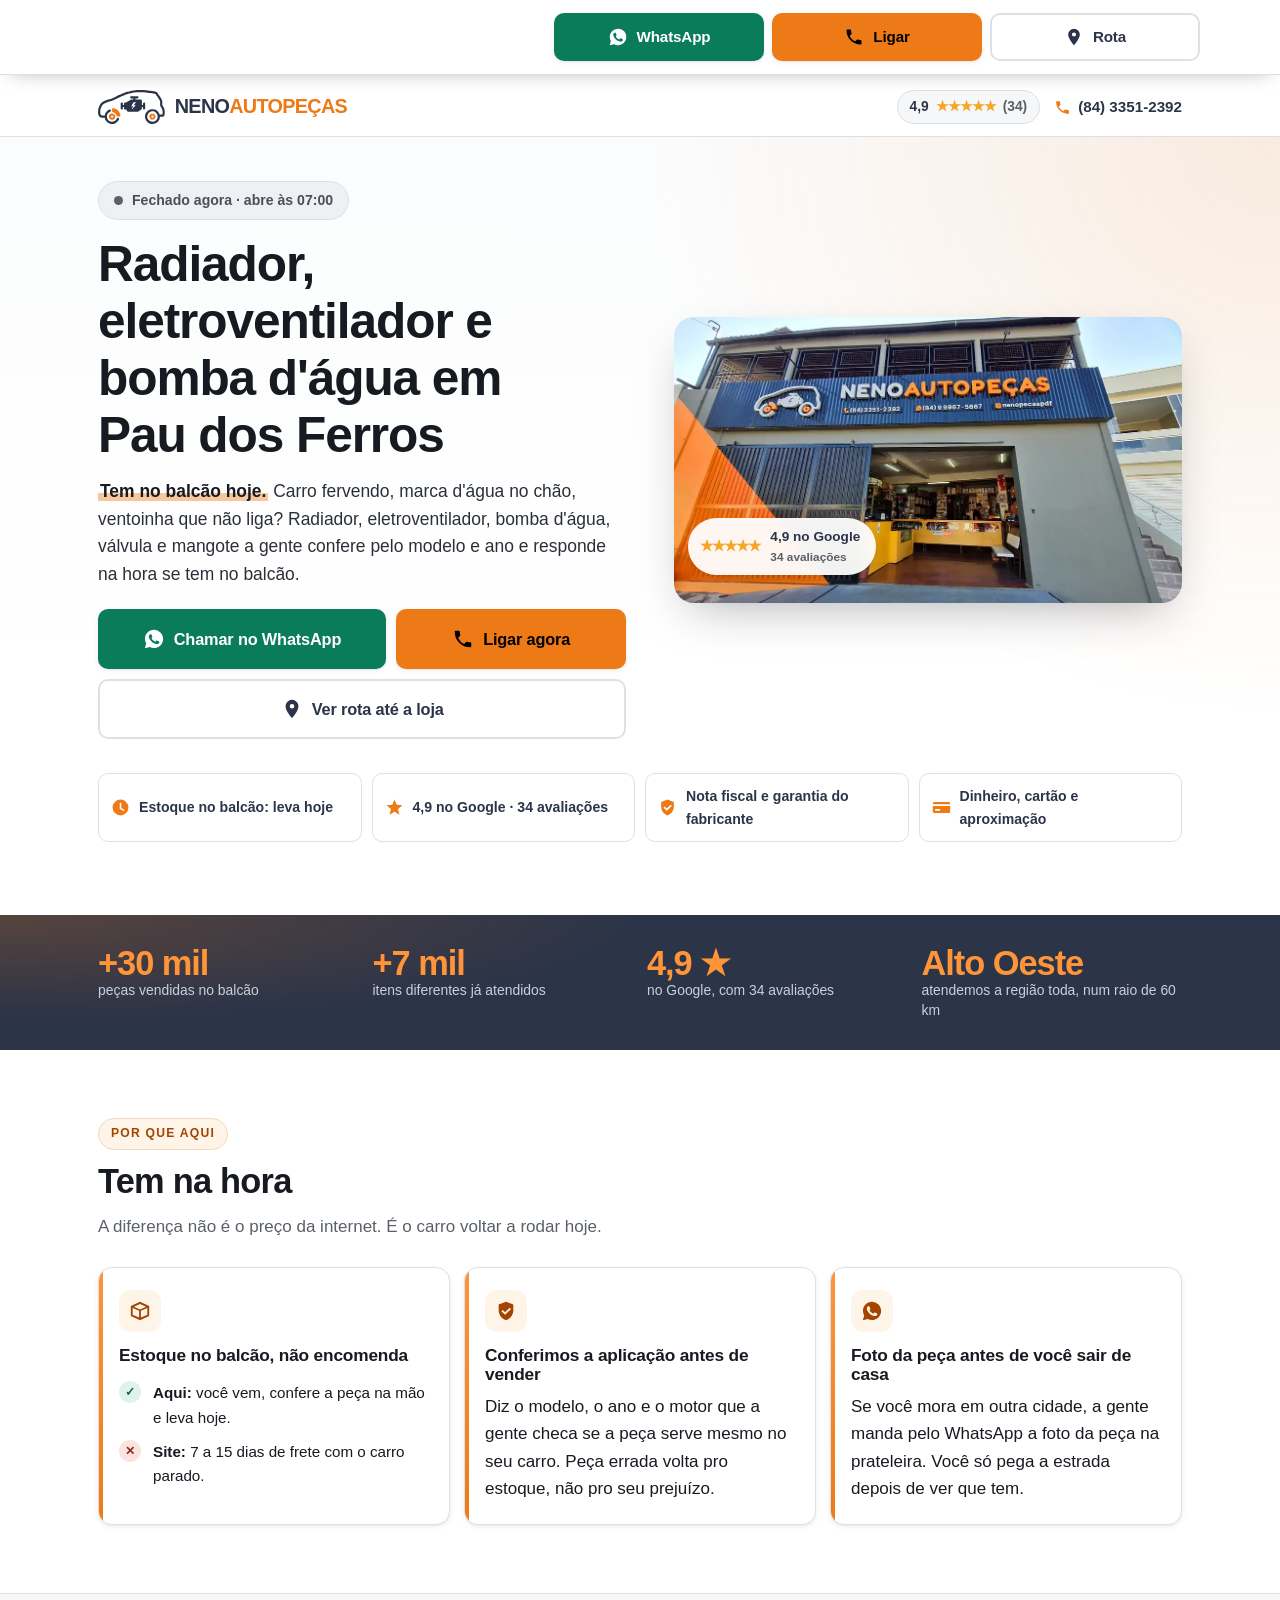
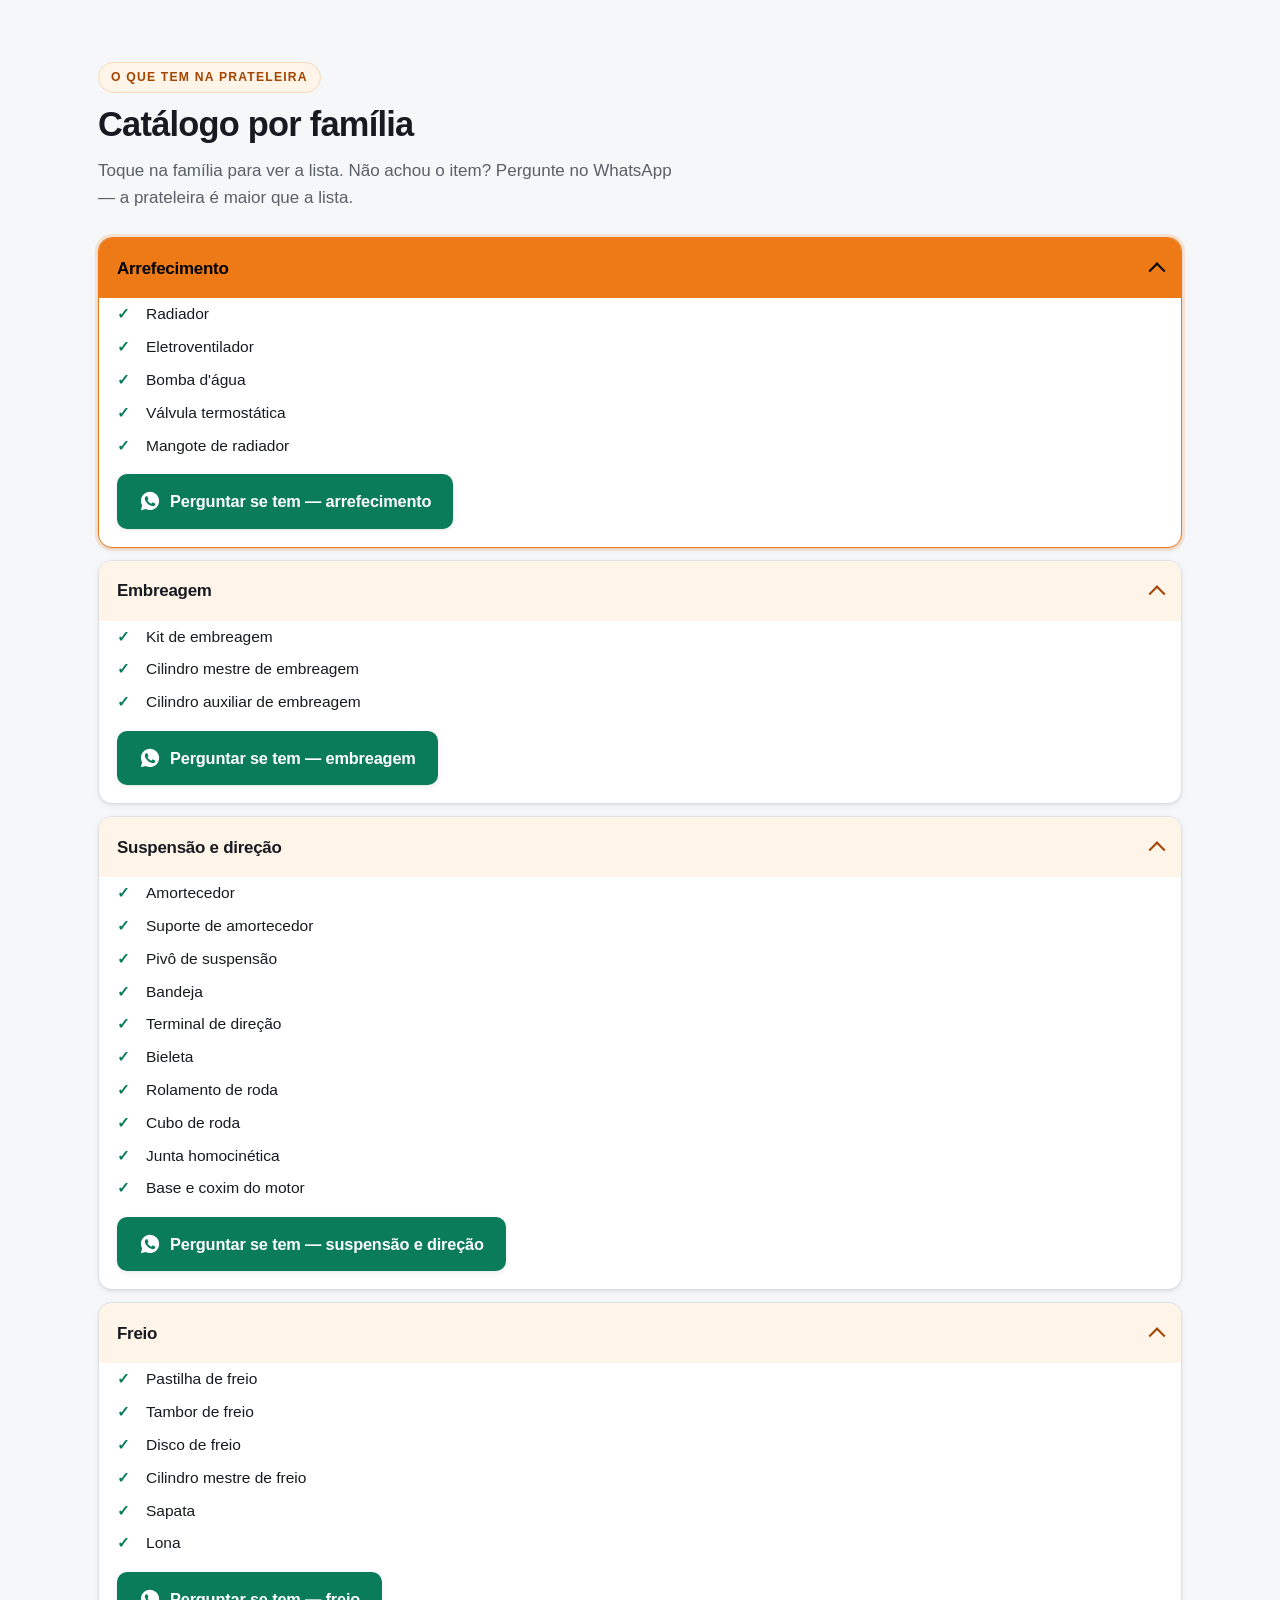
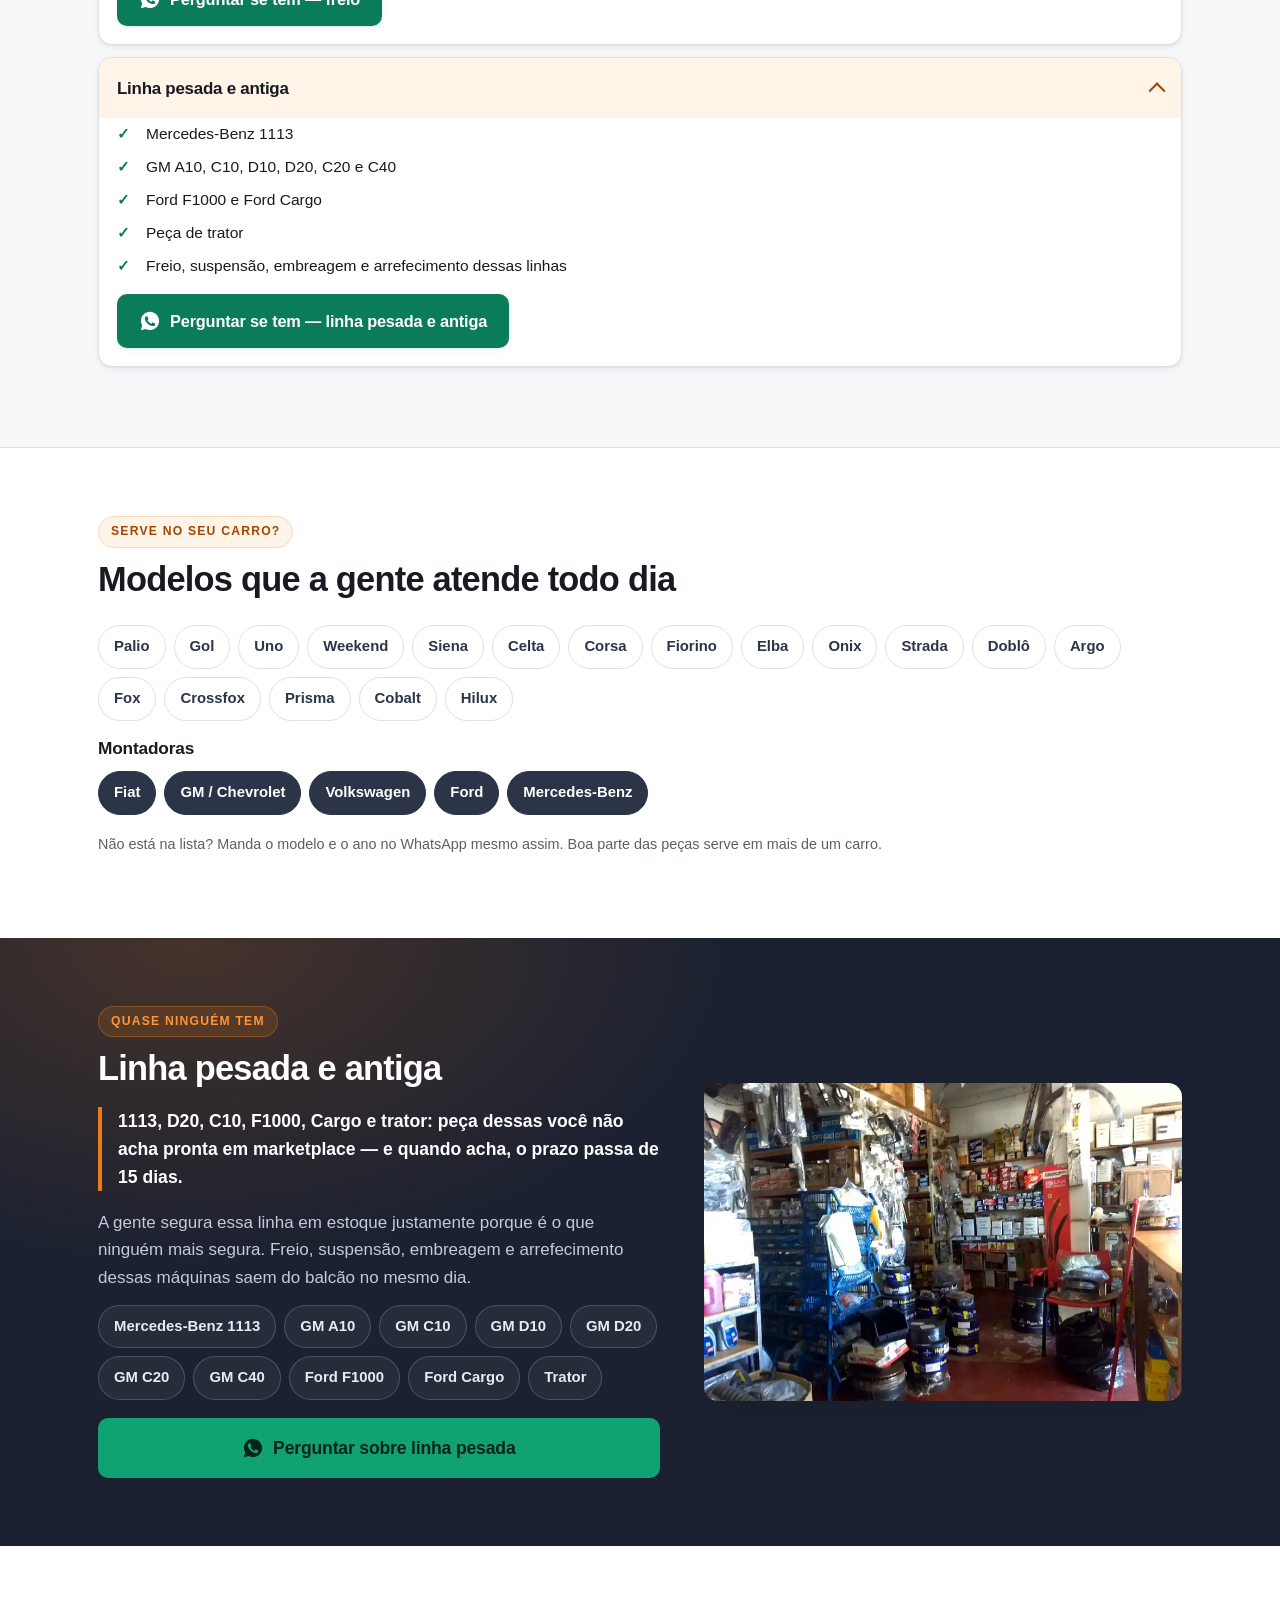
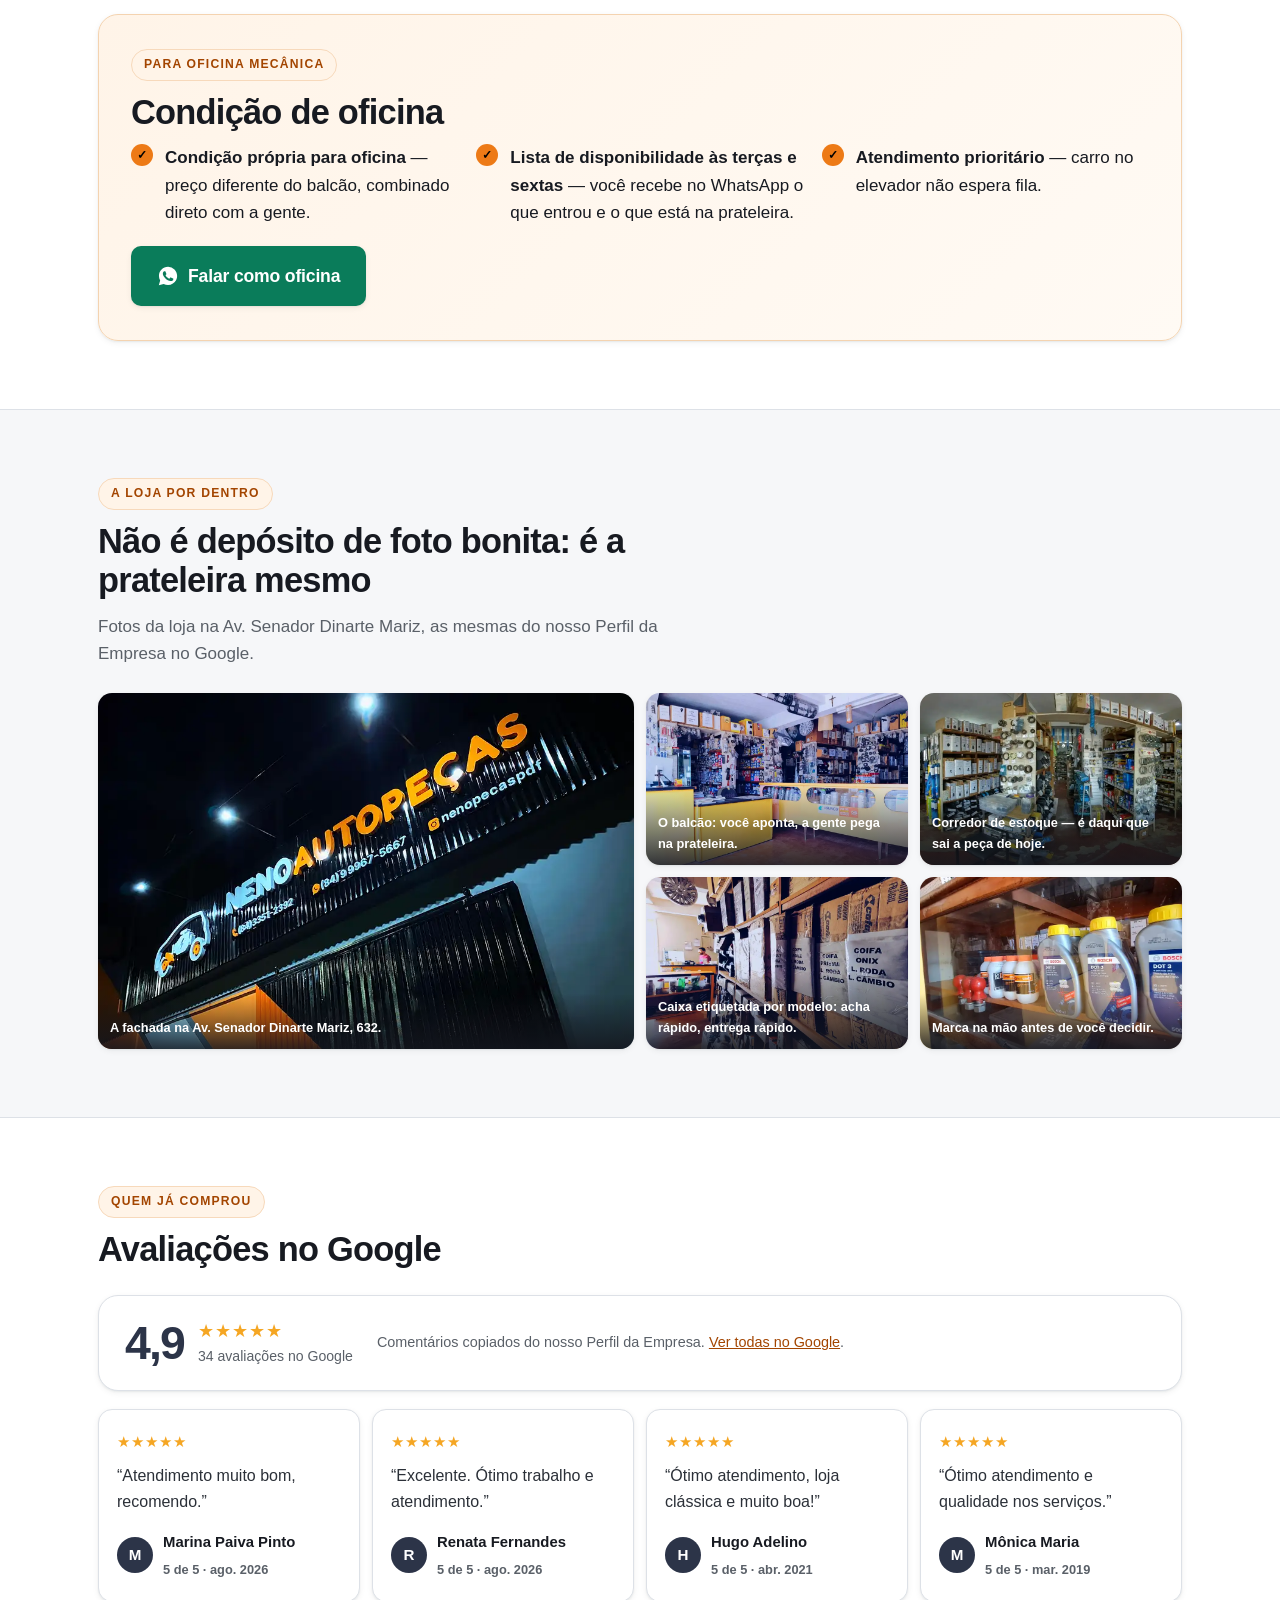
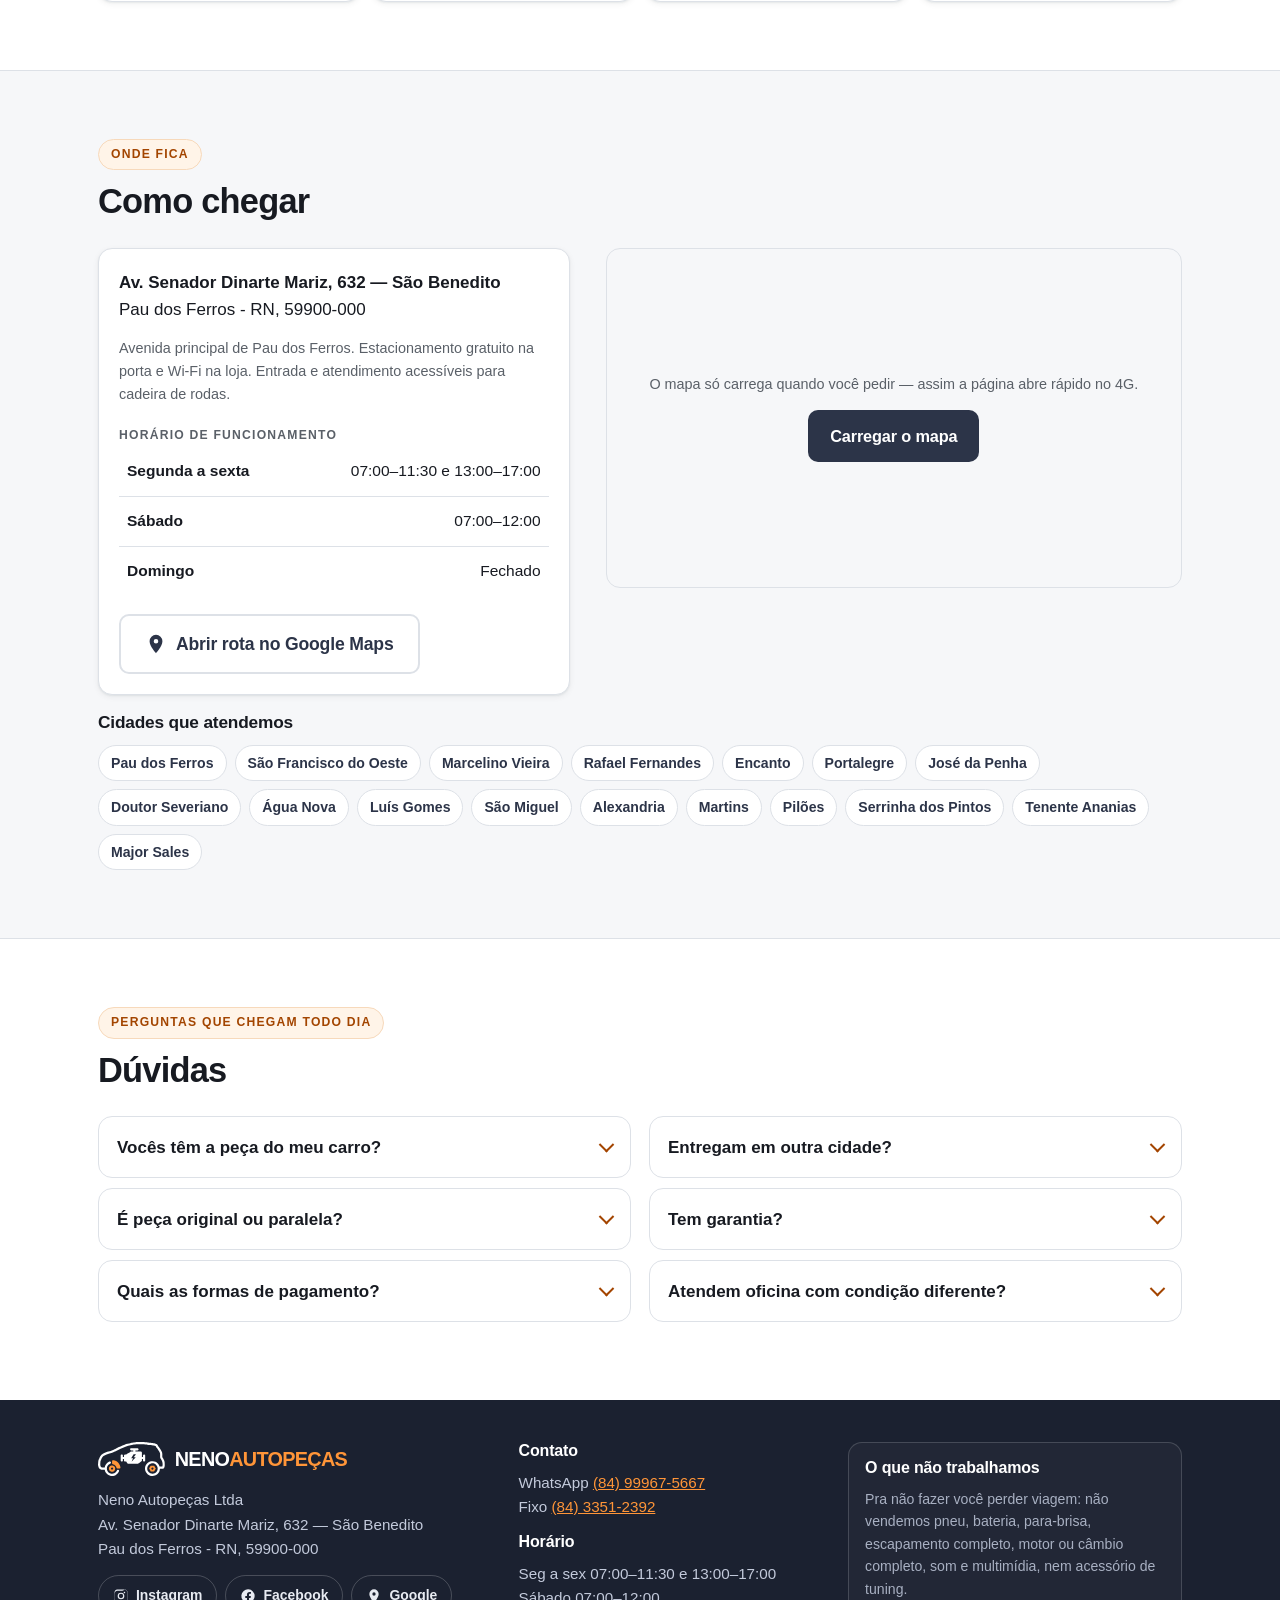
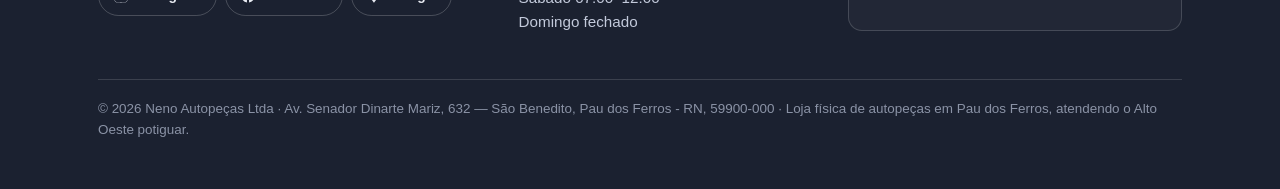
<file: arrefecimento.html>
<!DOCTYPE html>
<html lang="pt-BR">
<head>
<meta charset="utf-8">
<meta name="viewport" content="width=device-width, initial-scale=1">
<title>Radiador, eletroventilador e bomba d&#x27;água em Pau dos Ferros — Neno Autopeças</title>
<meta name="description" content="Radiador, eletroventilador, bomba d&#x27;água, válvula termostática e mangote em Pau dos Ferros. Tem no balcão hoje. WhatsApp (84) 99967-5667.">
<link rel="canonical" href="https://fernandohf.github.io/neno-autopecas/arrefecimento.html">
<meta name="robots" content="index, follow, max-image-preview:large">
<meta name="theme-color" content="#2c3448">
<meta name="geo.region" content="BR-RN">
<meta name="geo.placename" content="Pau dos Ferros">
<meta name="geo.position" content="-6.1180038;-38.2055928">
<meta name="ICBM" content="-6.1180038, -38.2055928">
<meta property="og:type" content="business.business">
<meta property="og:locale" content="pt_BR">
<meta property="og:site_name" content="Neno Autopeças">
<meta property="og:title" content="Radiador, eletroventilador e bomba d&#x27;água em Pau dos Ferros — Neno Autopeças">
<meta property="og:description" content="Radiador, eletroventilador, bomba d&#x27;água, válvula termostática e mangote em Pau dos Ferros. Tem no balcão hoje. WhatsApp (84) 99967-5667.">
<meta property="og:url" content="https://fernandohf.github.io/neno-autopecas/arrefecimento.html">
<meta property="og:image" content="https://fernandohf.github.io/neno-autopecas/assets/fachada.webp">
<meta property="og:image:width" content="1200">
<meta property="og:image:height" content="630">
<meta name="twitter:card" content="summary_large_image">
<link rel="icon" href="assets/icone.svg">
<link rel="apple-touch-icon" href="assets/icone-180.png">
<link rel="preload" as="image" href="assets/hero-fachada.webp" fetchpriority="high">
<link rel="stylesheet" href="styles.css">

<!-- =====================================================================
     GOOGLE ADS — TAG DE CONVERSÃO (placeholder)
     1) Descomente o bloco abaixo e troque AW-XXXXXXXXX pelo ID da conta.
     2) Em Ferramentas > Conversões, crie 3 ações de conversão
        (WhatsApp, Ligar, Ver rota) e cole cada rótulo no objeto
        NENO_CONVERSOES no fim desta página.
<script async src="https://www.googletagmanager.com/gtag/js?id=AW-XXXXXXXXX"></script>
<script>
  window.dataLayer = window.dataLayer || [];
  function gtag(){dataLayer.push(arguments);}
  gtag('js', new Date());
  gtag('config', 'AW-XXXXXXXXX');
</script>
     ===================================================================== -->

<script type="application/ld+json">
{
 "@context": "https://schema.org",
 "@type": "AutoPartsStore",
 "@id": "https://fernandohf.github.io/neno-autopecas/#loja",
 "name": "Neno Autopeças",
 "legalName": "Neno Autopeças Ltda",
 "url": "https://fernandohf.github.io/neno-autopecas/arrefecimento.html",
 "telephone": [
  "+55 84 3351-2392",
  "+55 84 99967-5667"
 ],
 "image": [
  "https://fernandohf.github.io/neno-autopecas/assets/fachada.webp",
  "https://fernandohf.github.io/neno-autopecas/assets/hero-fachada.webp",
  "https://fernandohf.github.io/neno-autopecas/assets/balcao.webp"
 ],
 "logo": "https://fernandohf.github.io/neno-autopecas/assets/fachada.webp",
 "priceRange": "$$",
 "currenciesAccepted": "BRL",
 "paymentAccepted": "Dinheiro, Cartão de crédito, Cartão de débito, Aproximação (NFC)",
 "address": {
  "@type": "PostalAddress",
  "streetAddress": "Av. Senador Dinarte Mariz, 632",
  "addressLocality": "Pau dos Ferros",
  "addressRegion": "RN",
  "postalCode": "59900-000",
  "addressCountry": "BR"
 },
 "geo": {
  "@type": "GeoCoordinates",
  "latitude": -6.1180038,
  "longitude": -38.2055928
 },
 "hasMap": "https://maps.app.goo.gl/zBPvgLzxWstUExD79",
 "openingHoursSpecification": [
  {
   "@type": "OpeningHoursSpecification",
   "dayOfWeek": [
    "Monday",
    "Tuesday",
    "Wednesday",
    "Thursday",
    "Friday"
   ],
   "opens": "07:00",
   "closes": "11:30"
  },
  {
   "@type": "OpeningHoursSpecification",
   "dayOfWeek": [
    "Monday",
    "Tuesday",
    "Wednesday",
    "Thursday",
    "Friday"
   ],
   "opens": "13:00",
   "closes": "17:00"
  },
  {
   "@type": "OpeningHoursSpecification",
   "dayOfWeek": [
    "Saturday"
   ],
   "opens": "07:00",
   "closes": "12:00"
  }
 ],
 "aggregateRating": {
  "@type": "AggregateRating",
  "ratingValue": "4.9",
  "reviewCount": 34,
  "bestRating": "5",
  "worstRating": "1"
 },
 "review": [
  {
   "@type": "Review",
   "author": {
    "@type": "Person",
    "name": "Marina Paiva Pinto"
   },
   "reviewRating": {
    "@type": "Rating",
    "ratingValue": "5",
    "bestRating": "5"
   },
   "reviewBody": "Atendimento muito bom, recomendo."
  },
  {
   "@type": "Review",
   "author": {
    "@type": "Person",
    "name": "Renata Fernandes"
   },
   "reviewRating": {
    "@type": "Rating",
    "ratingValue": "5",
    "bestRating": "5"
   },
   "reviewBody": "Excelente. Ótimo trabalho e atendimento."
  },
  {
   "@type": "Review",
   "author": {
    "@type": "Person",
    "name": "Hugo Adelino"
   },
   "reviewRating": {
    "@type": "Rating",
    "ratingValue": "5",
    "bestRating": "5"
   },
   "reviewBody": "Ótimo atendimento, loja clássica e muito boa!"
  },
  {
   "@type": "Review",
   "author": {
    "@type": "Person",
    "name": "Mônica Maria"
   },
   "reviewRating": {
    "@type": "Rating",
    "ratingValue": "5",
    "bestRating": "5"
   },
   "reviewBody": "Ótimo atendimento e qualidade nos serviços."
  }
 ],
 "areaServed": [
  {
   "@type": "City",
   "name": "Pau dos Ferros",
   "addressRegion": "RN"
  },
  {
   "@type": "City",
   "name": "São Francisco do Oeste",
   "addressRegion": "RN"
  },
  {
   "@type": "City",
   "name": "Marcelino Vieira",
   "addressRegion": "RN"
  },
  {
   "@type": "City",
   "name": "Rafael Fernandes",
   "addressRegion": "RN"
  },
  {
   "@type": "City",
   "name": "Encanto",
   "addressRegion": "RN"
  },
  {
   "@type": "City",
   "name": "Portalegre",
   "addressRegion": "RN"
  },
  {
   "@type": "City",
   "name": "José da Penha",
   "addressRegion": "RN"
  },
  {
   "@type": "City",
   "name": "Doutor Severiano",
   "addressRegion": "RN"
  },
  {
   "@type": "City",
   "name": "Água Nova",
   "addressRegion": "RN"
  },
  {
   "@type": "City",
   "name": "Luís Gomes",
   "addressRegion": "RN"
  },
  {
   "@type": "City",
   "name": "São Miguel",
   "addressRegion": "RN"
  },
  {
   "@type": "City",
   "name": "Alexandria",
   "addressRegion": "RN"
  },
  {
   "@type": "City",
   "name": "Martins",
   "addressRegion": "RN"
  },
  {
   "@type": "City",
   "name": "Pilões",
   "addressRegion": "RN"
  },
  {
   "@type": "City",
   "name": "Serrinha dos Pintos",
   "addressRegion": "RN"
  },
  {
   "@type": "City",
   "name": "Tenente Ananias",
   "addressRegion": "RN"
  },
  {
   "@type": "City",
   "name": "Major Sales",
   "addressRegion": "RN"
  }
 ],
 "sameAs": [
  "https://www.facebook.com/nenoautopecaspdf",
  "https://www.instagram.com/nenopecaspdf/"
 ]
}
</script>
<script type="application/ld+json">
{
 "@context": "https://schema.org",
 "@type": "FAQPage",
 "mainEntity": [
  {
   "@type": "Question",
   "name": "Vocês têm a peça do meu carro?",
   "acceptedAnswer": {
    "@type": "Answer",
    "text": "Manda no WhatsApp o modelo, o ano e o motor — de preferência uma foto do documento ou da peça velha. A gente confere a aplicação e responde se tem aqui, junto com a foto da peça na prateleira. Se não tiver, a gente fala na hora, sem enrolar."
   }
  },
  {
   "@type": "Question",
   "name": "Entregam em outra cidade?",
   "acceptedAnswer": {
    "@type": "Answer",
    "text": "Fazemos entrega. Para as cidades do Alto Oeste a gente combina o envio no WhatsApp — muita gente também manda buscar com quem vem a Pau dos Ferros no mesmo dia. O combinado sai por escrito antes de você pagar."
   }
  },
  {
   "@type": "Question",
   "name": "É peça original ou paralela?",
   "acceptedAnswer": {
    "@type": "Answer",
    "text": "Trabalhamos com as duas. A gente diz qual é qual antes de vender, com a marca na mão, e o preço muda conforme a escolha. Quem decide é você — só não vendemos peça sem dizer o que é."
   }
  },
  {
   "@type": "Question",
   "name": "Tem garantia?",
   "acceptedAnswer": {
    "@type": "Answer",
    "text": "Tem. Toda peça sai com nota e com a garantia do fabricante. Deu problema dentro do prazo, traz na loja com a nota que a gente resolve no balcão."
   }
  },
  {
   "@type": "Question",
   "name": "Quais as formas de pagamento?",
   "acceptedAnswer": {
    "@type": "Answer",
    "text": "Dinheiro, cartão de crédito e de débito (VISA e MasterCard) e pagamento por aproximação no celular. Não é preciso agendar nada: chega e é atendido."
   }
  },
  {
   "@type": "Question",
   "name": "Atendem oficina com condição diferente?",
   "acceptedAnswer": {
    "@type": "Answer",
    "text": "Sim. Oficina mecânica tem condição própria, atendimento prioritário no balcão e entra na lista de disponibilidade que mandamos às terças e sextas. Chame no WhatsApp dizendo que é oficina."
   }
  }
 ]
}
</script>
</head>
<body data-grupo="arrefecimento">
<a class="pular" href="#conteudo">Pular para o conteúdo</a>

<!-- 1. BARRA FIXA DE AÇÃO — rodapé no mobile, topo no desktop -->
<nav class="barra" aria-label="Contato rápido">
 <div class="barra-grade">
  <a class="btn btn-zap" href="https://wa.me/5584999675667?text=Ol%C3%A1%21%20Vim%20pelo%20Google.%20Preciso%20de%20pe%C3%A7a%20de%20arrefecimento%20%28radiador%2C%20ventoinha%20ou%20bomba%20d%27%C3%A1gua%29%20para%3A%20%28modelo%20e%20ano%20do%20carro%29" data-cta="whatsapp" rel="noopener"><svg viewBox="0 0 24 24" aria-hidden="true"><path d="M12.04 2C6.58 2 2.13 6.45 2.13 11.91c0 1.75.46 3.45 1.32 4.95L2 22l5.25-1.38a9.9 9.9 0 0 0 4.79 1.22h.01c5.46 0 9.91-4.45 9.91-9.91 0-2.65-1.03-5.14-2.9-7.01A9.82 9.82 0 0 0 12.04 2Zm5.8 14.13c-.25.69-1.44 1.32-1.98 1.37-.53.05-1.02.24-3.44-.72-2.9-1.14-4.74-4.1-4.88-4.29-.14-.19-1.16-1.54-1.16-2.94 0-1.4.73-2.09.99-2.37.26-.29.57-.36.76-.36.19 0 .38 0 .55.01.18.01.41-.07.64.49.24.58.81 2 .88 2.14.07.14.12.31.02.5-.09.19-.14.31-.28.48-.14.17-.29.37-.42.5-.14.14-.28.29-.12.57.16.29.72 1.19 1.55 1.93 1.07.95 1.97 1.25 2.25 1.39.28.14.44.12.6-.07.17-.19.69-.81.88-1.09.19-.29.37-.24.62-.14.25.09 1.61.76 1.89.9.28.14.46.21.53.33.07.12.07.69-.18 1.37Z"/></svg> WhatsApp</a>
  <a class="btn btn-ligar" href="tel:+558433512392" data-cta="ligar"><svg viewBox="0 0 24 24" aria-hidden="true"><path d="M6.62 10.79a15.05 15.05 0 0 0 6.59 6.59l2.2-2.2a1 1 0 0 1 1.03-.24c1.12.37 2.33.57 3.56.57a1 1 0 0 1 1 1V20a1 1 0 0 1-1 1C10.4 21 3 13.6 3 4a1 1 0 0 1 1-1h3.5a1 1 0 0 1 1 1c0 1.24.2 2.44.57 3.57a1 1 0 0 1-.25 1.02l-2.2 2.2Z"/></svg> Ligar</a>
  <a class="btn btn-rota" href="https://www.google.com/maps/dir/?api=1&destination=Neno+Autope%C3%A7as%2C+Av.+Senador+Dinarte+Mariz%2C+632%2C+Pau+dos+Ferros+-+RN%2C+59900-000" data-cta="rota" target="_blank" rel="noopener"><svg viewBox="0 0 24 24" aria-hidden="true"><path d="M12 2a7 7 0 0 0-7 7c0 5.25 7 13 7 13s7-7.75 7-13a7 7 0 0 0-7-7Zm0 9.5A2.5 2.5 0 1 1 12 6.5a2.5 2.5 0 0 1 0 5Z"/></svg> Rota</a>
 </div>
</nav>

<header class="topo">
 <div class="env">
  <span class="marca"><svg viewBox="0 0 160 81.5" aria-hidden="true"><path fill="#2c3448" d="M129.6 81.5c-.3 0-.6-.1-.9-.1-1.2-.1-2.4-.3-3.5-.7-.9-.3-1.8-.6-2.6-1.1-1.4-.6-2.6-1.5-3.8-2.4-1.2-1.2-2.3-2.4-3.3-3.9-1-1.5-1.7-3.2-2.2-4.9-.2-1-.5-2.1-.5-3.2-.1-.9-.1-1.9 0-2.8 0-1.4.3-2.7.7-4 .3-.9.6-1.8 1.1-2.7.6-1.3 1.5-2.6 2.5-3.7 1.5-1.7 3.2-3.1 5.2-4.2 1.7-.8 3.5-1.4 5.4-1.7 1.2-.2 2.4-.3 3.7-.2 2.3 0 4.5.6 6.6 1.5 1.6.8 3 1.7 4.3 2.9 1.7 1.5 3.1 3.2 4.1 5.2.5 1 1 2.1 1.3 3.2 0 .1 0 .1 0 .2.1 0 .2 0 .3 0 .8 0 1.5 0 2.3 0 1.1 0 2.2.1 3.4.1.1 0 .2 0 .3 0 .1-.1.2-.3.2-.4.3-.8.5-1.6.5-2.5.1-.5.1-1 .2-1.6 0-.5 0-.9 0-1.4 0-1.2-.1-2.3-.3-3.4-.4-1.8-1-3.6-1.8-5.3-.6-1.2-1.3-2.3-2-3.4-.4-.6-.8-1.2-1.1-1.8-.2-.5-.3-1-.5-1.6-.1-.7-.3-1.3-.3-2 0-.7 0-1.4 0-2 0 0 0 0 0-.1 0-1.2.1-2.5 0-3.8 0-.7 0-1.4-.1-2-.1-.4-.2-.8-.4-1.2-.4-1.3-1-2.5-1.7-3.7-.8-1.5-1.7-2.9-2.7-4.3-.9-1.4-1.9-2.6-2.9-3.9-.8-1.1-1.6-2.1-2.2-3.4-.1-.1-.1-.3-.2-.5-.2-.4-.3-.7-.4-1-.1-.1-.2-.2-.3-.3-.7-.3-1.4-.5-2.2-.7-1.2-.2-2.5-.5-3.8-.6-1.7-.3-3.5-.5-5.2-.8-1.2-.1-2.5-.3-3.7-.4-1.6-.2-3.2-.4-4.9-.6-.9-.1-1.8-.2-2.7-.3-1-.1-2.1-.1-3.1-.2-.8-.1-1.7-.2-2.5-.2-.8-.1-1.5-.1-2.3-.1-1-.1-2-.1-3.1-.2-.4 0-.8 0-1.2 0-1.4 0-2.8 0-4.2 0-.9 0-1.8.1-2.6.1-.7 0-1.4 0-2.1.1-.8 0-1.6.1-2.5.1-.7.1-1.5.2-2.3.3-.7 0-1.3.1-1.9.2-1.3.2-2.7.4-3.9.6-1.9.3-3.8.6-5.6 1-1.9.5-3.8.9-5.7 1.5-2.3.6-4.5 1.3-6.7 2.1-1.9.7-3.8 1.4-5.6 2.3-2 .8-4 1.7-6 2.6-1.5.7-3.1 1.5-4.6 2.2-1.7.8-3.3 1.6-5 2.4-1.3.6-2.7 1.3-4.1 2-1.6.8-3.3 1.5-5 2.2-1 .5-2.1.9-3.2 1.2-1.6.4-3.2.8-4.7 1.3-2.4.6-4.7 1.4-7 2.3-1.7.6-3.4 1.3-5 2.3-.9.4-1.7 1-2.5 1.6-.8.7-1.5 1.5-2.2 2.4-.9 1-1.6 2.2-2.2 3.5-.2.5-.4 1.2-.6 1.8-.5 1-.9 1.9-1.4 2.9-.2.5-.4 1-.6 1.5-.1.3-.1.6-.2.9 0 .5-.1 1-.1 1.4-.1.9-.1 1.7-.2 2.5 0 .8-.1 1.5-.1 2.3 0 .6 0 1.2 0 1.8 0 1.3.3 2.5.8 3.6.2.4.4.8.6 1.2.1.3.4.5.7.7.6.3 1.1.5 1.7.7.2 0 .4.1.7.1 1 0 1.9 0 2.9 0 .1 0 .1 0 .2 0 .7 0 1.5 0 2.3 0 .2 0 .4-.1.7-.1.1-.4.2-.8.3-1.2.3-1.4.7-2.7 1.4-4 .7-1.4 1.5-2.6 2.5-3.7 1.4-1.7 3-3 4.9-4 .7-.4 1.4-.7 2.2-1 1.7-.6 3.4.5 3.6 2.2.1 1.3-.7 2.4-1.8 2.8-1.5.6-2.9 1.5-4.1 2.6-1.1 1.1-2 2.3-2.6 3.6-.6 1.2-1 2.4-1.1 3.7-.1.5-.1 1-.1 1.5-.1 2.1.4 4.2 1.4 6.1.5 1 1.2 2 2 2.8 1 1.1 2.2 2 3.6 2.6 1.3.7 2.7 1.1 4.2 1.2 2.3.2 4.5-.1 6.5-1.1 1.3-.5 2.4-1.3 3.4-2.2 1.1-1.1 2-2.4 2.7-3.8.1-.2.2-.5.3-.8.4-.9 1.1-1.5 2.1-1.7 1.5-.3 2.7.7 3 2 0 .1.1.3.1.5 0 .4-.1.8-.2 1.1-.7 1.9-1.7 3.5-2.9 5-1.6 1.8-3.4 3.3-5.5 4.4-1.7.9-3.5 1.5-5.4 1.8-.5.1-.9.1-1.4.2-.2 0-.4 0-.5 0-.6 0-1.3 0-1.9 0-.2 0-.3 0-.5 0-.5-.1-1-.1-1.4-.2-2.1-.3-4-1-5.8-2-1.9-1.1-3.6-2.5-5-4.2-1.1-1.2-1.9-2.5-2.6-3.9-.5-1.1-.9-2.2-1.1-3.4-.1-.4-.2-.9-.3-1.4-.1 0-.1 0-.2 0-.4 0-.8 0-1.1 0-.5 0-.9 0-1.4 0-.9 0-1.9 0-2.9 0-.2 0-.5 0-.7-.1-1 0-2-.3-2.9-.5-1.8-.6-3.2-1.6-4.3-3.1-.5-.6-.9-1.3-1.2-2.1-.3-.7-.5-1.4-.7-2.2-.2-.9-.4-1.7-.5-2.7-.1-.2-.1-.5-.2-.7 0-.6 0-1.2 0-1.9.1-.1.1-.2.1-.3 0-.2.1-.4.1-.6.1-1 .2-1.9.2-2.8.1-.8.2-1.6.2-2.4.1-1 .2-1.9.4-2.9.2-.7.4-1.4.8-2 .7-1.3 1.2-2.6 1.7-3.9.3-.7.6-1.4.9-2 .4-1 1-1.8 1.6-2.6.8-1.3 1.8-2.4 2.9-3.4.9-.8 1.8-1.4 2.7-2 1.5-1.1 3.1-1.9 4.8-2.6 1.9-.8 3.8-1.4 5.7-2 1.9-.6 3.9-1.2 5.8-1.7 1.8-.5 3.5-1 5.2-1.7 2.2-.9 4.3-2 6.5-3 1.2-.6 2.4-1.2 3.7-1.8 2.2-1 4.5-2.1 6.7-3.2 1.7-.7 3.3-1.5 5-2.2 1.7-.8 3.4-1.5 5.1-2.2 1.6-.6 3.1-1.2 4.7-1.8 1.8-.7 3.6-1.2 5.5-1.7 1.2-.3 2.3-.6 3.5-.9 1-.3 2-.5 3.1-.7 1.2-.3 2.4-.6 3.6-.8 1.2-.2 2.4-.4 3.5-.6.9-.1 1.8-.3 2.7-.4 1.3-.2 2.5-.3 3.8-.5 1.2-.1 2.3-.2 3.5-.3.7 0 1.3 0 2 0 .3 0 .6 0 .8 0 .1 0 .2-.1.2-.1 2.7 0 5.3 0 8 0 .4 0 .8 0 1.2 0 1 .1 2.1.1 3.1.2 1 0 2 .1 3 .1 1.3.2 2.5.3 3.8.4.9.1 1.8.3 2.7.4 1.2.1 2.4.2 3.6.4.8.1 1.7.2 2.6.3 1.1.1 2.2.3 3.3.4.8.1 1.6.2 2.4.3 1.5.2 3 .4 4.5.7 1 .2 2 .4 3 .7 1.1.2 2.2.6 3.1 1.3.9.6 1.5 1.5 2 2.4.2.4.2.7.4 1.1.5.9 1 1.8 1.7 2.6 1.2 1.5 2.4 3.1 3.5 4.8 1 1.5 2 3 2.8 4.6.9 1.7 1.7 3.4 2.1 5.2.2 1.1.4 2.2.4 3.2.1.8 0 1.6 0 2.4 0 .7-.1 1.5-.1 2.2 0 .5.1 1 .1 1.5 0 .6.1 1.2.4 1.7.3.6.7 1.1 1 1.7.7 1 1.4 2.1 1.9 3.2.7 1.2 1.2 2.6 1.6 3.9.2.8.4 1.6.6 2.4.1.7.1 1.4.2 2.1 0 .7 0 1.3 0 2 0 .4 0 .7 0 1.1 0 .1.1.1.1.2 0 1.1 0 2.3 0 3.5-.1.2 0 .4-.1.6-.1.6-.2 1.2-.4 1.8-.2 1.2-.6 2.4-1.4 3.4-.4.4-.8.8-1.4 1-.8.4-1.7.5-2.5.5-1.2 0-2.3 0-3.4-.1-.6 0-1.2 0-1.8 0-.2 0-.4 0-.6 0 0 .2 0 .4-.1.6 0 .4 0 .8-.1 1.2-.1 1.1-.4 2.3-.7 3.3-.5 1.6-1.3 3.1-2.2 4.5-.9 1.3-1.9 2.4-3.1 3.4-1.2 1-2.5 1.9-3.9 2.6-1.3.6-2.7 1.1-4.1 1.3-.7.2-1.5.3-2.2.4-.2 0-.3 0-.5 0-.6 0-1.3 0-1.9 0zm9.9-26.6c-.3-.2-.5-.4-.7-.6-.9-.9-1.9-1.5-3-2-1.8-.8-3.6-1.2-5.6-1.1-.9 0-1.8.1-2.7.3-2.3.6-4.3 1.8-6 3.5-1 1.1-1.8 2.3-2.4 3.6-.7 1.6-1.1 3.3-1.1 5.1 0 .7.1 1.3.2 2 .2 1.2.5 2.3 1 3.3.7 1.4 1.6 2.7 2.7 3.7 1.1 1.1 2.3 1.9 3.7 2.5 1.9.8 3.9 1.1 5.9 1 1.5-.2 3-.5 4.4-1.2 1.6-.8 2.9-1.8 4.1-3.1.9-1 1.6-2.2 2.1-3.5.7-1.6 1-3.3.9-5 0-1.1-.1-2.1-.4-3.1-.6-2-1.6-3.8-3.1-5.4z"/><path fill="#2c3448" d="M59.3 45.5c-.5.8-1.2 1.3-2.2 1.3-.7 0-1.3-.2-1.8-.7-.6-.5-.9-1.1-.9-1.8 0-4 0-8 0-12 0-1 .7-2 1.8-2.3 1-.3 1.9-.1 2.7.6.5.5.7 1.1.7 1.8.1 1 0 2 0 3 0 .1 0 .2 0 .3.9 0 1.8 0 2.7 0 0-.1 0-.2 0-.2 0-1.1 0-2.1 0-3.1-.1-1.1.8-2.2 2-2.5.1 0 .3 0 .5 0 .8 0 1.6 0 2.4 0 .2 0 .3-.1.5-.2 1.4-.9 2.9-1.8 4.4-2.7 1.7-1.1 3.5-2.2 5.3-3.3.2-.1.5-.3.7-.5.5-.3.9-.4 1.5-.4 1.5 0 3.1 0 4.6 0 .1 0 .2 0 .3 0 0-.9 0-1.7 0-2.6-.1 0-.2 0-.3 0-1.6 0-3.1 0-4.7 0-1.4 0-2.5-1.2-2.5-2.6 0-.7.2-1.3.7-1.8.4-.5 1-.8 1.8-.8 2.8 0 5.7 0 8.6 0 2.2 0 4.4 0 6.6 0 1.2-.1 2.3.8 2.5 2.1.2.9 0 1.7-.7 2.3-.4.5-1 .8-1.8.8-1.5 0-3.1 0-4.6 0-.1 0-.2 0-.4 0 0 .8 0 1.7 0 2.6.1 0 .3 0 .4 0 4.2 0 8.4 0 12.6 0 1.1 0 2.3.8 2.5 2.1.1.2.1.3.1.4 0 3.4 0 6.7 0 10.1 0 .1 0 .2 0 .3.8 0 1.7 0 2.6 0 0-.1 0-.2 0-.3 0-1 0-2 0-3-.1-1 .7-2.2 1.9-2.5.9-.2 1.8 0 2.5.7.5.5.8 1.1.8 1.8 0 3.9 0 7.9 0 11.8 0 1.4-1.2 2.6-2.6 2.6-.7 0-1.3-.2-1.8-.7-.5-.5-.8-1-.8-1.8 0-1 0-2 0-3.1 0-.1 0-.1 0-.2-.9 0-1.8 0-2.6 0 0 .1 0 .1 0 .2 0 1 0 2 0 3 0 .9-.4 1.6-1.2 2.2-1 .7-2 1.4-3 2.1-1.5 1-3 2.1-4.6 3.2-.1.1-.3.2-.5.3-.4.3-.8.4-1.3.4-7.3 0-14.7 0-22.1 0-.9 0-1.6-.4-2.1-1.2-1-1.4-1.9-2.8-2.9-4.2-.1-.2-.2-.2-.4-.2-.8 0-1.6 0-2.4 0-1.4 0-2.5-1.2-2.5-2.5 0-1.1 0-2.1 0-3.2 0 0 0-.1 0-.1-.9 0-1.8 0-2.7 0 0 .1 0 .1 0 .2 0 1 0 2 .1 3 0 .5-.2.9-.4 1.3zm30.8-8.1c.1-.2.3-.4.5-.6-.9 0-1.7 0-2.5 0-.8 0-1.6 0-2.5 0 1.9-2.5 3.7-5 5.5-7.5-1.9 0-3.8 0-5.7 0-1.9 3.1-3.9 6.3-5.8 9.4 1.6 0 3.2 0 4.7 0-.6 1.4-1.2 2.8-1.8 4.1-.6 1.4-1.2 2.8-1.8 4.2.1 0 .1 0 .1 0 .1-.1.2-.2.3-.3.3-.4.7-.7 1-1.1.5-.5 1-1 1.5-1.5.8-.8 1.5-1.6 2.3-2.5.5-.5 1-1 1.5-1.5.9-.9 1.8-1.8 2.7-2.7z"/><path fill="#ed7a16" d="M47.8 63.7c-.4 0-.8 0-1.2 0-1.1 0-2-.8-2.2-1.9-.4-1.9-1.2-3.6-2.5-5.1-1.6-1.9-3.7-3.2-6.2-3.6-.7-.2-1.3-.5-1.7-1.2-.2-.3-.2-.6-.2-1 0-1.7 0-3.5 0-5.2-.1-.9.7-1.9 1.6-2.1.5-.1.9-.1 1.4 0 2.3.3 4.5 1.1 6.5 2.2 1.5.7 2.8 1.7 4.1 2.8 1.3 1.2 2.4 2.5 3.3 4 1.3 1.8 2.2 3.8 2.7 6 .2.8.3 1.5.5 2.3 0 .1 0 .3 0 .4 0 1.2-.9 2.2-1.9 2.3-.1.1-.2.1-.3.1-1.3 0-2.6 0-3.9 0z"/><path fill="#ed7a16" d="M39.4 68.7c-.7.8-1.5 1.4-2.4 1.8-1 .4-2 .7-3 .7-1.2 0-2.3-.1-3.3-.6-2.3-1.1-3.8-2.9-4.4-5.5-.1-.5 0-1-.1-1.6 0-1 .2-1.9.6-2.8 1.1-2.4 3-3.9 5.6-4.4 2.4-.5 4.6.1 6.4 1.8 1.3 1.1 2.1 2.6 2.4 4.3.3 2-.1 3.8-1.2 5.5-.2.3-.4.5-.6.8zm-3.8-3.1c.7-.7.9-1.5.8-2.4-.2-1.3-1.5-2.3-2.8-2.2-1.5.1-2.9 1.6-2.4 3.3.5 2.1 3 2.7 4.4 1.3z"/><path fill="#ed7a16" d="M127.2 70.6c-.5.1-.8-.2-1.1-.6-.3-.5-.6-1.1-.9-1.6-.8-1.3-1.6-2.7-2.4-4-.2-.5-.2-1 0-1.5.6-.9 1.1-1.8 1.7-2.8.5-.8 1-1.7 1.5-2.6.1-.2.3-.4.5-.6.1-.1.3-.2.6-.2 1.4 0 2.8 0 4.3 0 .8 0 1.7 0 2.6 0 .3 0 .6.2.8.5.3.4.6.9.9 1.4.8 1.5 1.7 2.9 2.5 4.4.1.1.2.3.2.4.1.3 0 .6-.1.8-.5.8-.9 1.6-1.4 2.3-.6 1.1-1.2 2.2-1.9 3.3-.1.2-.2.4-.4.6-.1.1-.4.2-.6.2-2.2 0-4.5 0-6.8 0zm.8-6.2c0 0 0 .1.1.2.4 1.1 1.5 1.9 2.8 1.7 1.4-.2 2.5-1.5 2.2-3.1-.2-1.4-1.5-2.4-2.9-2.2-1.5.2-2.6 1.7-2.2 3.4z"/></svg><span class="marca-nome"><b>NENO</b><i>AUTOPEÇAS</i></span></span>
  <div class="topo-lado">
   <a class="nota-google" href="https://maps.app.goo.gl/zBPvgLzxWstUExD79" target="_blank" rel="noopener"
      aria-label="Nota 4,9 de 5 no Google, 34 avaliações">
    <span class="nota">4,9</span><span class="estrelas" aria-hidden="true">★★★★★</span><span class="qtd">(34)</span>
   </a>
   <a class="topo-tel" href="tel:+558433512392" data-cta="ligar"><svg viewBox="0 0 24 24" aria-hidden="true"><path d="M6.62 10.79a15.05 15.05 0 0 0 6.59 6.59l2.2-2.2a1 1 0 0 1 1.03-.24c1.12.37 2.33.57 3.56.57a1 1 0 0 1 1 1V20a1 1 0 0 1-1 1C10.4 21 3 13.6 3 4a1 1 0 0 1 1-1h3.5a1 1 0 0 1 1 1c0 1.24.2 2.44.57 3.57a1 1 0 0 1-.25 1.02l-2.2 2.2Z"/></svg> (84) 3351-2392</a>
  </div>
 </div>
</header>

<main id="conteudo">

<!-- 2. HERO -->
<section class="hero">
 <div class="env">
  <div class="hero-texto">
   <p class="selo" id="selo-horario" aria-live="polite"><span class="ponto"></span><span id="selo-texto">Confira o horário abaixo</span></p>
   <h1>Radiador, eletroventilador e bomba d&#x27;água em Pau dos Ferros</h1>
   <p class="promessa"><strong>Tem no balcão hoje.</strong> Carro fervendo, marca d&#x27;água no chão, ventoinha que não liga? Radiador, eletroventilador, bomba d&#x27;água, válvula e mangote a gente confere pelo modelo e ano e responde na hora se tem no balcão.</p>
   <div class="pilha">
    <a class="btn btn-zap btn-grande" href="https://wa.me/5584999675667?text=Ol%C3%A1%21%20Vim%20pelo%20Google.%20Preciso%20de%20pe%C3%A7a%20de%20arrefecimento%20%28radiador%2C%20ventoinha%20ou%20bomba%20d%27%C3%A1gua%29%20para%3A%20%28modelo%20e%20ano%20do%20carro%29" data-cta="whatsapp" rel="noopener"><svg viewBox="0 0 24 24" aria-hidden="true"><path d="M12.04 2C6.58 2 2.13 6.45 2.13 11.91c0 1.75.46 3.45 1.32 4.95L2 22l5.25-1.38a9.9 9.9 0 0 0 4.79 1.22h.01c5.46 0 9.91-4.45 9.91-9.91 0-2.65-1.03-5.14-2.9-7.01A9.82 9.82 0 0 0 12.04 2Zm5.8 14.13c-.25.69-1.44 1.32-1.98 1.37-.53.05-1.02.24-3.44-.72-2.9-1.14-4.74-4.1-4.88-4.29-.14-.19-1.16-1.54-1.16-2.94 0-1.4.73-2.09.99-2.37.26-.29.57-.36.76-.36.19 0 .38 0 .55.01.18.01.41-.07.64.49.24.58.81 2 .88 2.14.07.14.12.31.02.5-.09.19-.14.31-.28.48-.14.17-.29.37-.42.5-.14.14-.28.29-.12.57.16.29.72 1.19 1.55 1.93 1.07.95 1.97 1.25 2.25 1.39.28.14.44.12.6-.07.17-.19.69-.81.88-1.09.19-.29.37-.24.62-.14.25.09 1.61.76 1.89.9.28.14.46.21.53.33.07.12.07.69-.18 1.37Z"/></svg> Chamar no WhatsApp</a>
    <a class="btn btn-ligar btn-grande" href="tel:+558433512392" data-cta="ligar"><svg viewBox="0 0 24 24" aria-hidden="true"><path d="M6.62 10.79a15.05 15.05 0 0 0 6.59 6.59l2.2-2.2a1 1 0 0 1 1.03-.24c1.12.37 2.33.57 3.56.57a1 1 0 0 1 1 1V20a1 1 0 0 1-1 1C10.4 21 3 13.6 3 4a1 1 0 0 1 1-1h3.5a1 1 0 0 1 1 1c0 1.24.2 2.44.57 3.57a1 1 0 0 1-.25 1.02l-2.2 2.2Z"/></svg> Ligar agora</a>
    <a class="btn btn-rota btn-grande" href="https://www.google.com/maps/dir/?api=1&destination=Neno+Autope%C3%A7as%2C+Av.+Senador+Dinarte+Mariz%2C+632%2C+Pau+dos+Ferros+-+RN%2C+59900-000" data-cta="rota" target="_blank" rel="noopener"><svg viewBox="0 0 24 24" aria-hidden="true"><path d="M12 2a7 7 0 0 0-7 7c0 5.25 7 13 7 13s7-7.75 7-13a7 7 0 0 0-7-7Zm0 9.5A2.5 2.5 0 1 1 12 6.5a2.5 2.5 0 0 1 0 5Z"/></svg> Ver rota até a loja</a>
   </div>
  </div>
  <div class="hero-figura">
   <img class="hero-foto" src="assets/hero-fachada.webp" width="1040" height="585"
        alt="Fachada da Neno Autopeças na Av. Senador Dinarte Mariz, em Pau dos Ferros, com a loja aberta e o balcão à vista"
        fetchpriority="high" decoding="async">
   <p class="hero-etiqueta"><span class="estrelas" aria-hidden="true">★★★★★</span><span>4,9 no Google<small>34 avaliações</small></span></p>
  </div>
 </div>
 <div class="env env-tiras">
   <ul class="tiras">
    <li><svg viewBox="0 0 24 24" aria-hidden="true"><path fill-rule="evenodd" d="M12 2a10 10 0 1 0 0 20 10 10 0 0 0 0-20Zm1 10.6V6h-2v7.6l5.2 3.1 1-1.7-4.2-2.4Z"/></svg> <span>Estoque no balcão: leva hoje</span></li>
    <li><svg viewBox="0 0 24 24" aria-hidden="true"><path d="m12 17.3-6.2 3.7 1.7-7L2 9.2l7.2-.6L12 2l2.8 6.6 7.2.6-5.5 4.8 1.7 7L12 17.3Z"/></svg> <span>4,9 no Google · 34 avaliações</span></li>
    <li><svg viewBox="0 0 24 24" aria-hidden="true"><path d="M12 2 4 5v6.2c0 5 3.4 9.4 8 10.8 4.6-1.4 8-5.8 8-10.8V5l-8-3Zm-1 14.2-4-4 1.4-1.4 2.6 2.6 5-5L17.4 10 11 16.2Z"/></svg> <span>Nota fiscal e garantia do fabricante</span></li>
    <li><svg viewBox="0 0 24 24" aria-hidden="true"><path d="M3 5h18a2 2 0 0 1 2 2v1H1V7a2 2 0 0 1 2-2Zm-2 5h22v7a2 2 0 0 1-2 2H3a2 2 0 0 1-2-2v-7Zm3 4v2h6v-2H4Z"/></svg> <span>Dinheiro, cartão e aproximação</span></li>
   </ul>
 </div>
</section>

<!-- 3. FAIXA DE PROVA -->
<section class="provas" aria-label="A loja em números">
 <div class="env">
  <div class="provas-grade">
   <div><div class="prova-num">+30 mil</div><div class="prova-txt">peças vendidas no balcão</div></div>
   <div><div class="prova-num">+7 mil</div><div class="prova-txt">itens diferentes já atendidos</div></div>
   <div><div class="prova-num">4,9 ★</div><div class="prova-txt">no Google, com 34 avaliações</div></div>
   <div><div class="prova-num">Alto Oeste</div><div class="prova-txt">atendemos a região toda, num raio de 60 km</div></div>
  </div>
 </div>
</section>

<!-- 4. TEM NA HORA -->
<section>
 <div class="env">
  <div class="cabeca-sec revelar">
   <span class="olho">Por que aqui</span>
   <h2>Tem na hora</h2>
   <p class="apoio">A diferença não é o preço da internet. É o carro voltar a rodar hoje.</p>
  </div>
  <div class="cartoes">
   <div class="cartao revelar">
    <div class="cartao-icone"><svg viewBox="0 0 24 24" aria-hidden="true"><path d="M12 2 2 6.6v10.8L12 22l10-4.6V6.6L12 2Zm0 2.3 6.6 3-6.6 3-6.6-3 6.6-3ZM4 8.6l7 3.2v7.4l-7-3.2V8.6Zm9 10.6v-7.4l7-3.2v7.4l-7 3.2Z"/></svg></div>
    <h3>Estoque no balcão, não encomenda</h3>
    <ul class="contraste">
     <li><span class="sim">✓</span><span><strong>Aqui:</strong> você vem, confere a peça na mão e leva hoje.</span></li>
     <li><span class="nao">✕</span><span><strong>Site:</strong> 7 a 15 dias de frete com o carro parado.</span></li>
    </ul>
   </div>
   <div class="cartao revelar">
    <div class="cartao-icone"><svg viewBox="0 0 24 24" aria-hidden="true"><path d="M12 2 4 5v6.2c0 5 3.4 9.4 8 10.8 4.6-1.4 8-5.8 8-10.8V5l-8-3Zm-1 14.2-4-4 1.4-1.4 2.6 2.6 5-5L17.4 10 11 16.2Z"/></svg></div>
    <h3>Conferimos a aplicação antes de vender</h3>
    <p>Diz o modelo, o ano e o motor que a gente checa se a peça serve mesmo no seu carro. Peça
       errada volta pro estoque, não pro seu prejuízo.</p>
   </div>
   <div class="cartao revelar">
    <div class="cartao-icone"><svg viewBox="0 0 24 24" aria-hidden="true"><path d="M12.04 2C6.58 2 2.13 6.45 2.13 11.91c0 1.75.46 3.45 1.32 4.95L2 22l5.25-1.38a9.9 9.9 0 0 0 4.79 1.22h.01c5.46 0 9.91-4.45 9.91-9.91 0-2.65-1.03-5.14-2.9-7.01A9.82 9.82 0 0 0 12.04 2Zm5.8 14.13c-.25.69-1.44 1.32-1.98 1.37-.53.05-1.02.24-3.44-.72-2.9-1.14-4.74-4.1-4.88-4.29-.14-.19-1.16-1.54-1.16-2.94 0-1.4.73-2.09.99-2.37.26-.29.57-.36.76-.36.19 0 .38 0 .55.01.18.01.41-.07.64.49.24.58.81 2 .88 2.14.07.14.12.31.02.5-.09.19-.14.31-.28.48-.14.17-.29.37-.42.5-.14.14-.28.29-.12.57.16.29.72 1.19 1.55 1.93 1.07.95 1.97 1.25 2.25 1.39.28.14.44.12.6-.07.17-.19.69-.81.88-1.09.19-.29.37-.24.62-.14.25.09 1.61.76 1.89.9.28.14.46.21.53.33.07.12.07.69-.18 1.37Z"/></svg></div>
    <h3>Foto da peça antes de você sair de casa</h3>
    <p>Se você mora em outra cidade, a gente manda pelo WhatsApp a foto da peça na prateleira.
       Você só pega a estrada depois de ver que tem.</p>
   </div>
  </div>
 </div>
</section>

<!-- 5. CATÁLOGO POR FAMÍLIA -->
<section class="sec-cinza">
 <div class="env">
  <div class="cabeca-sec revelar">
   <span class="olho">O que tem na prateleira</span>
   <h2>Catálogo por família</h2>
   <p class="apoio">Toque na família para ver a lista. Não achou o item? Pergunte no WhatsApp — a
      prateleira é maior que a lista.</p>
  </div>
    <details class="familia familia-destaque" id="arrefecimento" open>
     <summary>Arrefecimento</summary>
     <div class="familia-corpo">
      <ul class="lista-pecas">
      <li>Radiador</li>
      <li>Eletroventilador</li>
      <li>Bomba d&#x27;água</li>
      <li>Válvula termostática</li>
      <li>Mangote de radiador</li>
      </ul>
      <a class="btn btn-zap" href="https://wa.me/5584999675667?text=Ol%C3%A1%21%20Vim%20pelo%20Google.%20Preciso%20de%20pe%C3%A7a%20de%20arrefecimento%20para%3A%20%28modelo%20e%20ano%20do%20carro%29" data-cta="whatsapp" rel="noopener"><svg viewBox="0 0 24 24" aria-hidden="true"><path d="M12.04 2C6.58 2 2.13 6.45 2.13 11.91c0 1.75.46 3.45 1.32 4.95L2 22l5.25-1.38a9.9 9.9 0 0 0 4.79 1.22h.01c5.46 0 9.91-4.45 9.91-9.91 0-2.65-1.03-5.14-2.9-7.01A9.82 9.82 0 0 0 12.04 2Zm5.8 14.13c-.25.69-1.44 1.32-1.98 1.37-.53.05-1.02.24-3.44-.72-2.9-1.14-4.74-4.1-4.88-4.29-.14-.19-1.16-1.54-1.16-2.94 0-1.4.73-2.09.99-2.37.26-.29.57-.36.76-.36.19 0 .38 0 .55.01.18.01.41-.07.64.49.24.58.81 2 .88 2.14.07.14.12.31.02.5-.09.19-.14.31-.28.48-.14.17-.29.37-.42.5-.14.14-.28.29-.12.57.16.29.72 1.19 1.55 1.93 1.07.95 1.97 1.25 2.25 1.39.28.14.44.12.6-.07.17-.19.69-.81.88-1.09.19-.29.37-.24.62-.14.25.09 1.61.76 1.89.9.28.14.46.21.53.33.07.12.07.69-.18 1.37Z"/></svg> Perguntar se tem — arrefecimento</a>
     </div>
    </details>
    <details class="familia" id="embreagem">
     <summary>Embreagem</summary>
     <div class="familia-corpo">
      <ul class="lista-pecas">
      <li>Kit de embreagem</li>
      <li>Cilindro mestre de embreagem</li>
      <li>Cilindro auxiliar de embreagem</li>
      </ul>
      <a class="btn btn-zap" href="https://wa.me/5584999675667?text=Ol%C3%A1%21%20Vim%20pelo%20Google.%20Preciso%20de%20pe%C3%A7a%20de%20embreagem%20para%3A%20%28modelo%20e%20ano%20do%20carro%29" data-cta="whatsapp" rel="noopener"><svg viewBox="0 0 24 24" aria-hidden="true"><path d="M12.04 2C6.58 2 2.13 6.45 2.13 11.91c0 1.75.46 3.45 1.32 4.95L2 22l5.25-1.38a9.9 9.9 0 0 0 4.79 1.22h.01c5.46 0 9.91-4.45 9.91-9.91 0-2.65-1.03-5.14-2.9-7.01A9.82 9.82 0 0 0 12.04 2Zm5.8 14.13c-.25.69-1.44 1.32-1.98 1.37-.53.05-1.02.24-3.44-.72-2.9-1.14-4.74-4.1-4.88-4.29-.14-.19-1.16-1.54-1.16-2.94 0-1.4.73-2.09.99-2.37.26-.29.57-.36.76-.36.19 0 .38 0 .55.01.18.01.41-.07.64.49.24.58.81 2 .88 2.14.07.14.12.31.02.5-.09.19-.14.31-.28.48-.14.17-.29.37-.42.5-.14.14-.28.29-.12.57.16.29.72 1.19 1.55 1.93 1.07.95 1.97 1.25 2.25 1.39.28.14.44.12.6-.07.17-.19.69-.81.88-1.09.19-.29.37-.24.62-.14.25.09 1.61.76 1.89.9.28.14.46.21.53.33.07.12.07.69-.18 1.37Z"/></svg> Perguntar se tem — embreagem</a>
     </div>
    </details>
    <details class="familia" id="suspensao">
     <summary>Suspensão e direção</summary>
     <div class="familia-corpo">
      <ul class="lista-pecas">
      <li>Amortecedor</li>
      <li>Suporte de amortecedor</li>
      <li>Pivô de suspensão</li>
      <li>Bandeja</li>
      <li>Terminal de direção</li>
      <li>Bieleta</li>
      <li>Rolamento de roda</li>
      <li>Cubo de roda</li>
      <li>Junta homocinética</li>
      <li>Base e coxim do motor</li>
      </ul>
      <a class="btn btn-zap" href="https://wa.me/5584999675667?text=Ol%C3%A1%21%20Vim%20pelo%20Google.%20Preciso%20de%20pe%C3%A7a%20de%20suspens%C3%A3o%20para%3A%20%28modelo%20e%20ano%20do%20carro%29" data-cta="whatsapp" rel="noopener"><svg viewBox="0 0 24 24" aria-hidden="true"><path d="M12.04 2C6.58 2 2.13 6.45 2.13 11.91c0 1.75.46 3.45 1.32 4.95L2 22l5.25-1.38a9.9 9.9 0 0 0 4.79 1.22h.01c5.46 0 9.91-4.45 9.91-9.91 0-2.65-1.03-5.14-2.9-7.01A9.82 9.82 0 0 0 12.04 2Zm5.8 14.13c-.25.69-1.44 1.32-1.98 1.37-.53.05-1.02.24-3.44-.72-2.9-1.14-4.74-4.1-4.88-4.29-.14-.19-1.16-1.54-1.16-2.94 0-1.4.73-2.09.99-2.37.26-.29.57-.36.76-.36.19 0 .38 0 .55.01.18.01.41-.07.64.49.24.58.81 2 .88 2.14.07.14.12.31.02.5-.09.19-.14.31-.28.48-.14.17-.29.37-.42.5-.14.14-.28.29-.12.57.16.29.72 1.19 1.55 1.93 1.07.95 1.97 1.25 2.25 1.39.28.14.44.12.6-.07.17-.19.69-.81.88-1.09.19-.29.37-.24.62-.14.25.09 1.61.76 1.89.9.28.14.46.21.53.33.07.12.07.69-.18 1.37Z"/></svg> Perguntar se tem — suspensão e direção</a>
     </div>
    </details>
    <details class="familia" id="freio">
     <summary>Freio</summary>
     <div class="familia-corpo">
      <ul class="lista-pecas">
      <li>Pastilha de freio</li>
      <li>Tambor de freio</li>
      <li>Disco de freio</li>
      <li>Cilindro mestre de freio</li>
      <li>Sapata</li>
      <li>Lona</li>
      </ul>
      <a class="btn btn-zap" href="https://wa.me/5584999675667?text=Ol%C3%A1%21%20Vim%20pelo%20Google.%20Preciso%20de%20pe%C3%A7a%20de%20freio%20para%3A%20%28modelo%20e%20ano%20do%20carro%29" data-cta="whatsapp" rel="noopener"><svg viewBox="0 0 24 24" aria-hidden="true"><path d="M12.04 2C6.58 2 2.13 6.45 2.13 11.91c0 1.75.46 3.45 1.32 4.95L2 22l5.25-1.38a9.9 9.9 0 0 0 4.79 1.22h.01c5.46 0 9.91-4.45 9.91-9.91 0-2.65-1.03-5.14-2.9-7.01A9.82 9.82 0 0 0 12.04 2Zm5.8 14.13c-.25.69-1.44 1.32-1.98 1.37-.53.05-1.02.24-3.44-.72-2.9-1.14-4.74-4.1-4.88-4.29-.14-.19-1.16-1.54-1.16-2.94 0-1.4.73-2.09.99-2.37.26-.29.57-.36.76-.36.19 0 .38 0 .55.01.18.01.41-.07.64.49.24.58.81 2 .88 2.14.07.14.12.31.02.5-.09.19-.14.31-.28.48-.14.17-.29.37-.42.5-.14.14-.28.29-.12.57.16.29.72 1.19 1.55 1.93 1.07.95 1.97 1.25 2.25 1.39.28.14.44.12.6-.07.17-.19.69-.81.88-1.09.19-.29.37-.24.62-.14.25.09 1.61.76 1.89.9.28.14.46.21.53.33.07.12.07.69-.18 1.37Z"/></svg> Perguntar se tem — freio</a>
     </div>
    </details>
    <details class="familia" id="linha-pesada">
     <summary>Linha pesada e antiga</summary>
     <div class="familia-corpo">
      <ul class="lista-pecas">
      <li>Mercedes-Benz 1113</li>
      <li>GM A10, C10, D10, D20, C20 e C40</li>
      <li>Ford F1000 e Ford Cargo</li>
      <li>Peça de trator</li>
      <li>Freio, suspensão, embreagem e arrefecimento dessas linhas</li>
      </ul>
      <a class="btn btn-zap" href="https://wa.me/5584999675667?text=Ol%C3%A1%21%20Vim%20pelo%20Google.%20Preciso%20de%20pe%C3%A7a%20de%20linha%20pesada%20para%3A%20%28modelo%20e%20ano%20do%20carro%29" data-cta="whatsapp" rel="noopener"><svg viewBox="0 0 24 24" aria-hidden="true"><path d="M12.04 2C6.58 2 2.13 6.45 2.13 11.91c0 1.75.46 3.45 1.32 4.95L2 22l5.25-1.38a9.9 9.9 0 0 0 4.79 1.22h.01c5.46 0 9.91-4.45 9.91-9.91 0-2.65-1.03-5.14-2.9-7.01A9.82 9.82 0 0 0 12.04 2Zm5.8 14.13c-.25.69-1.44 1.32-1.98 1.37-.53.05-1.02.24-3.44-.72-2.9-1.14-4.74-4.1-4.88-4.29-.14-.19-1.16-1.54-1.16-2.94 0-1.4.73-2.09.99-2.37.26-.29.57-.36.76-.36.19 0 .38 0 .55.01.18.01.41-.07.64.49.24.58.81 2 .88 2.14.07.14.12.31.02.5-.09.19-.14.31-.28.48-.14.17-.29.37-.42.5-.14.14-.28.29-.12.57.16.29.72 1.19 1.55 1.93 1.07.95 1.97 1.25 2.25 1.39.28.14.44.12.6-.07.17-.19.69-.81.88-1.09.19-.29.37-.24.62-.14.25.09 1.61.76 1.89.9.28.14.46.21.53.33.07.12.07.69-.18 1.37Z"/></svg> Perguntar se tem — linha pesada e antiga</a>
     </div>
    </details>
 </div>
</section>

<!-- 6. MODELOS ATENDIDOS -->
<section>
 <div class="env">
  <div class="cabeca-sec revelar">
   <span class="olho">Serve no seu carro?</span>
   <h2>Modelos que a gente atende todo dia</h2>
  </div>
    <ul class="chips ">
     <li>Palio</li>
     <li>Gol</li>
     <li>Uno</li>
     <li>Weekend</li>
     <li>Siena</li>
     <li>Celta</li>
     <li>Corsa</li>
     <li>Fiorino</li>
     <li>Elba</li>
     <li>Onix</li>
     <li>Strada</li>
     <li>Doblô</li>
     <li>Argo</li>
     <li>Fox</li>
     <li>Crossfox</li>
     <li>Prisma</li>
     <li>Cobalt</li>
     <li>Hilux</li>
    </ul>
  <h3>Montadoras</h3>
    <ul class="chips montadoras">
     <li>Fiat</li>
     <li>GM / Chevrolet</li>
     <li>Volkswagen</li>
     <li>Ford</li>
     <li>Mercedes-Benz</li>
    </ul>
  <p class="apoio pequeno">Não está na lista? Manda o modelo e o ano no WhatsApp mesmo assim.
     Boa parte das peças serve em mais de um carro.</p>
 </div>
</section>

<!-- 7. LINHA PESADA E ANTIGA -->
<section class="pesada" id="linha-pesada-destaque">
 <div class="env">
  <div class="pesada-grade">
   <div>
    <span class="olho">Quase ninguém tem</span>
    <h2>Linha pesada e antiga</h2>
    <p class="destaque-frase">1113, D20, C10, F1000, Cargo e trator: peça dessas você não acha
       pronta em marketplace — e quando acha, o prazo passa de 15 dias.</p>
    <p>A gente segura essa linha em estoque justamente porque é o que ninguém mais segura. Freio,
       suspensão, embreagem e arrefecimento dessas máquinas saem do balcão no mesmo dia.</p>
    <ul class="chips ">
     <li>Mercedes-Benz 1113</li>
     <li>GM A10</li>
     <li>GM C10</li>
     <li>GM D10</li>
     <li>GM D20</li>
     <li>GM C20</li>
     <li>GM C40</li>
     <li>Ford F1000</li>
     <li>Ford Cargo</li>
     <li>Trator</li>
    </ul>
    <div class="pilha">
     <a class="btn btn-zap btn-grande" href="https://wa.me/5584999675667?text=Ol%C3%A1%21%20Vim%20pelo%20Google.%20Preciso%20de%20pe%C3%A7a%20de%20linha%20pesada/antiga%20para%3A%20%28modelo%20e%20ano%20do%20carro%29" data-cta="whatsapp" rel="noopener"><svg viewBox="0 0 24 24" aria-hidden="true"><path d="M12.04 2C6.58 2 2.13 6.45 2.13 11.91c0 1.75.46 3.45 1.32 4.95L2 22l5.25-1.38a9.9 9.9 0 0 0 4.79 1.22h.01c5.46 0 9.91-4.45 9.91-9.91 0-2.65-1.03-5.14-2.9-7.01A9.82 9.82 0 0 0 12.04 2Zm5.8 14.13c-.25.69-1.44 1.32-1.98 1.37-.53.05-1.02.24-3.44-.72-2.9-1.14-4.74-4.1-4.88-4.29-.14-.19-1.16-1.54-1.16-2.94 0-1.4.73-2.09.99-2.37.26-.29.57-.36.76-.36.19 0 .38 0 .55.01.18.01.41-.07.64.49.24.58.81 2 .88 2.14.07.14.12.31.02.5-.09.19-.14.31-.28.48-.14.17-.29.37-.42.5-.14.14-.28.29-.12.57.16.29.72 1.19 1.55 1.93 1.07.95 1.97 1.25 2.25 1.39.28.14.44.12.6-.07.17-.19.69-.81.88-1.09.19-.29.37-.24.62-.14.25.09 1.61.76 1.89.9.28.14.46.21.53.33.07.12.07.69-.18 1.37Z"/></svg> Perguntar sobre linha pesada</a>
    </div>
   </div>
   <img class="pesada-foto" src="assets/linha-pesada.webp" width="880" height="586" loading="lazy" decoding="async"
        alt="Depósito da Neno Autopeças com tambores de freio, molas e caixas de peças de linha pesada">
  </div>
 </div>
</section>

<!-- 8. OFICINAS MECÂNICAS -->
<section>
 <div class="env">
  <div class="oficina revelar">
   <span class="olho">Para oficina mecânica</span>
   <h2>Condição de oficina</h2>
   <ul>
    <li><span><strong>Condição própria para oficina</strong> — preço diferente do balcão, combinado direto com a gente.</span></li>
    <li><span><strong>Lista de disponibilidade às terças e sextas</strong> — você recebe no WhatsApp o que entrou e o que está na prateleira.</span></li>
    <li><span><strong>Atendimento prioritário</strong> — carro no elevador não espera fila.</span></li>
   </ul>
   <a class="btn btn-zap btn-grande" href="https://wa.me/5584999675667?text=Ol%C3%A1%21%20Falo%20por%20uma%20OFICINA%20MEC%C3%82NICA%20de%20%28cidade%29.%20Quero%20saber%20a%20condi%C3%A7%C3%A3o%20para%20oficina%20e%20entrar%20na%20lista%20de%20disponibilidade." data-cta="whatsapp" rel="noopener"><svg viewBox="0 0 24 24" aria-hidden="true"><path d="M12.04 2C6.58 2 2.13 6.45 2.13 11.91c0 1.75.46 3.45 1.32 4.95L2 22l5.25-1.38a9.9 9.9 0 0 0 4.79 1.22h.01c5.46 0 9.91-4.45 9.91-9.91 0-2.65-1.03-5.14-2.9-7.01A9.82 9.82 0 0 0 12.04 2Zm5.8 14.13c-.25.69-1.44 1.32-1.98 1.37-.53.05-1.02.24-3.44-.72-2.9-1.14-4.74-4.1-4.88-4.29-.14-.19-1.16-1.54-1.16-2.94 0-1.4.73-2.09.99-2.37.26-.29.57-.36.76-.36.19 0 .38 0 .55.01.18.01.41-.07.64.49.24.58.81 2 .88 2.14.07.14.12.31.02.5-.09.19-.14.31-.28.48-.14.17-.29.37-.42.5-.14.14-.28.29-.12.57.16.29.72 1.19 1.55 1.93 1.07.95 1.97 1.25 2.25 1.39.28.14.44.12.6-.07.17-.19.69-.81.88-1.09.19-.29.37-.24.62-.14.25.09 1.61.76 1.89.9.28.14.46.21.53.33.07.12.07.69-.18 1.37Z"/></svg> Falar como oficina</a>
  </div>
 </div>
</section>

<!-- 9. A LOJA POR DENTRO -->
<section class="sec-cinza">
 <div class="env">
  <div class="cabeca-sec revelar">
   <span class="olho">A loja por dentro</span>
   <h2>Não é depósito de foto bonita: é a prateleira mesmo</h2>
   <p class="apoio">Fotos da loja na Av. Senador Dinarte Mariz, as mesmas do nosso Perfil da
      Empresa no Google.</p>
  </div>
  <div class="galeria">
    <figure class="larga">
     <img src="assets/fachada-noite.webp" width="880" height="586" loading="lazy" decoding="async"
          alt="Fachada da Neno Autopeças com o letreiro aceso à noite, em Pau dos Ferros">
     <figcaption>A fachada na Av. Senador Dinarte Mariz, 632.</figcaption>
    </figure>
    <figure>
     <img src="assets/balcao.webp" width="880" height="586" loading="lazy" decoding="async"
          alt="Balcão de atendimento da Neno Autopeças com prateleiras de peças ao fundo">
     <figcaption>O balcão: você aponta, a gente pega na prateleira.</figcaption>
    </figure>
    <figure>
     <img src="assets/estoque.webp" width="880" height="586" loading="lazy" decoding="async"
          alt="Corredor de prateleiras cheias de caixas de peças na Neno Autopeças">
     <figcaption>Corredor de estoque — é daqui que sai a peça de hoje.</figcaption>
    </figure>
    <figure>
     <img src="assets/atendimento.webp" width="880" height="586" loading="lazy" decoding="async"
          alt="Atendente da Neno Autopeças no balcão, ao lado das caixas etiquetadas por modelo">
     <figcaption>Caixa etiquetada por modelo: acha rápido, entrega rápido.</figcaption>
    </figure>
    <figure>
     <img src="assets/produtos.webp" width="880" height="495" loading="lazy" decoding="async"
          alt="Fluido de freio Bosch DOT 3 e outros produtos no expositor da loja">
     <figcaption>Marca na mão antes de você decidir.</figcaption>
    </figure>
  </div>
 </div>
</section>

<!-- 10. AVALIAÇÕES DO GOOGLE -->
<section>
 <div class="env">
  <div class="cabeca-sec revelar">
   <span class="olho">Quem já comprou</span>
   <h2>Avaliações no Google</h2>
  </div>
  <div class="nota-bloco revelar">
   <div class="nota-grande">
    <span class="nota-valor">4,9</span>
    <span class="nota-lado"><span class="estrelas" aria-hidden="true">★★★★★</span><small>34 avaliações no Google</small></span>
   </div>
   <p class="apoio pequeno">Comentários copiados do nosso Perfil da Empresa.
      <a href="https://maps.app.goo.gl/zBPvgLzxWstUExD79" target="_blank" rel="noopener">Ver todas no Google</a>.</p>
  </div>
  <div class="avaliacoes">
    <figure class="avaliacao">
     <span class="estrelas" aria-hidden="true">★★★★★</span>
     <blockquote>“Atendimento muito bom, recomendo.”</blockquote>
     <figcaption>
      <span class="inicial" aria-hidden="true">M</span>
      <span><span class="quem">Marina Paiva Pinto</span><br><span class="quando">5 de 5 · ago. 2026</span></span>
     </figcaption>
    </figure>
    <figure class="avaliacao">
     <span class="estrelas" aria-hidden="true">★★★★★</span>
     <blockquote>“Excelente. Ótimo trabalho e atendimento.”</blockquote>
     <figcaption>
      <span class="inicial" aria-hidden="true">R</span>
      <span><span class="quem">Renata Fernandes</span><br><span class="quando">5 de 5 · ago. 2026</span></span>
     </figcaption>
    </figure>
    <figure class="avaliacao">
     <span class="estrelas" aria-hidden="true">★★★★★</span>
     <blockquote>“Ótimo atendimento, loja clássica e muito boa!”</blockquote>
     <figcaption>
      <span class="inicial" aria-hidden="true">H</span>
      <span><span class="quem">Hugo Adelino</span><br><span class="quando">5 de 5 · abr. 2021</span></span>
     </figcaption>
    </figure>
    <figure class="avaliacao">
     <span class="estrelas" aria-hidden="true">★★★★★</span>
     <blockquote>“Ótimo atendimento e qualidade nos serviços.”</blockquote>
     <figcaption>
      <span class="inicial" aria-hidden="true">M</span>
      <span><span class="quem">Mônica Maria</span><br><span class="quando">5 de 5 · mar. 2019</span></span>
     </figcaption>
    </figure>
  </div>
 </div>
</section>

<!-- 11. COMO CHEGAR -->
<section class="sec-cinza">
 <div class="env">
  <div class="cabeca-sec revelar">
   <span class="olho">Onde fica</span>
   <h2>Como chegar</h2>
  </div>
  <div class="chegar-grade">
   <div>
    <div class="endereco-cartao">
     <p><strong>Av. Senador Dinarte Mariz, 632 — São Benedito</strong><br>Pau dos Ferros - RN, 59900-000</p>
     <p class="apoio pequeno">Avenida principal de Pau dos Ferros. Estacionamento gratuito na porta
        e Wi-Fi na loja. Entrada e atendimento acessíveis para cadeira de rodas.</p>
     <table class="horarios">
      <caption>Horário de funcionamento</caption>
      <tbody>
       <tr><th scope="row">Segunda a sexta</th><td>07:00–11:30 e 13:00–17:00</td></tr>
       <tr><th scope="row">Sábado</th><td>07:00–12:00</td></tr>
       <tr><th scope="row">Domingo</th><td>Fechado</td></tr>
      </tbody>
     </table>
     <a class="btn btn-rota btn-grande" href="https://www.google.com/maps/dir/?api=1&destination=Neno+Autope%C3%A7as%2C+Av.+Senador+Dinarte+Mariz%2C+632%2C+Pau+dos+Ferros+-+RN%2C+59900-000" data-cta="rota" target="_blank" rel="noopener"><svg viewBox="0 0 24 24" aria-hidden="true"><path d="M12 2a7 7 0 0 0-7 7c0 5.25 7 13 7 13s7-7.75 7-13a7 7 0 0 0-7-7Zm0 9.5A2.5 2.5 0 1 1 12 6.5a2.5 2.5 0 0 1 0 5Z"/></svg> Abrir rota no Google Maps</a>
    </div>
   </div>
   <div class="mapa-caixa" id="mapa-caixa" data-src="https://www.google.com/maps?q=Av.+Senador+Dinarte+Mariz%2C+632%2C+Pau+dos+Ferros+-+RN&amp;hl=pt-BR&amp;z=17&amp;output=embed">
    <div>
     <p class="pequeno apoio">O mapa só carrega quando você pedir — assim a página abre rápido no 4G.</p>
     <button type="button" class="btn btn-escuro" id="btn-mapa">Carregar o mapa</button>
    </div>
   </div>
  </div>

  <h3>Cidades que atendemos</h3>
  <ul class="cidades">
   <li>Pau dos Ferros</li>
   <li>São Francisco do Oeste</li>
   <li>Marcelino Vieira</li>
   <li>Rafael Fernandes</li>
   <li>Encanto</li>
   <li>Portalegre</li>
   <li>José da Penha</li>
   <li>Doutor Severiano</li>
   <li>Água Nova</li>
   <li>Luís Gomes</li>
   <li>São Miguel</li>
   <li>Alexandria</li>
   <li>Martins</li>
   <li>Pilões</li>
   <li>Serrinha dos Pintos</li>
   <li>Tenente Ananias</li>
   <li>Major Sales</li>
  </ul>
 </div>
</section>

<!-- 12. FAQ -->
<section>
 <div class="env">
  <div class="cabeca-sec revelar">
   <span class="olho">Perguntas que chegam todo dia</span>
   <h2>Dúvidas</h2>
  </div>
  <div class="faq-grade">
    <details class="faq">
     <summary>Vocês têm a peça do meu carro?</summary>
     <div class="faq-resp"><p>Manda no WhatsApp o modelo, o ano e o motor — de preferência uma foto do documento ou da peça velha. A gente confere a aplicação e responde se tem aqui, junto com a foto da peça na prateleira. Se não tiver, a gente fala na hora, sem enrolar.</p></div>
    </details>
    <details class="faq">
     <summary>Entregam em outra cidade?</summary>
     <div class="faq-resp"><p>Fazemos entrega. Para as cidades do Alto Oeste a gente combina o envio no WhatsApp — muita gente também manda buscar com quem vem a Pau dos Ferros no mesmo dia. O combinado sai por escrito antes de você pagar.</p></div>
    </details>
    <details class="faq">
     <summary>É peça original ou paralela?</summary>
     <div class="faq-resp"><p>Trabalhamos com as duas. A gente diz qual é qual antes de vender, com a marca na mão, e o preço muda conforme a escolha. Quem decide é você — só não vendemos peça sem dizer o que é.</p></div>
    </details>
    <details class="faq">
     <summary>Tem garantia?</summary>
     <div class="faq-resp"><p>Tem. Toda peça sai com nota e com a garantia do fabricante. Deu problema dentro do prazo, traz na loja com a nota que a gente resolve no balcão.</p></div>
    </details>
    <details class="faq">
     <summary>Quais as formas de pagamento?</summary>
     <div class="faq-resp"><p>Dinheiro, cartão de crédito e de débito (VISA e MasterCard) e pagamento por aproximação no celular. Não é preciso agendar nada: chega e é atendido.</p></div>
    </details>
    <details class="faq">
     <summary>Atendem oficina com condição diferente?</summary>
     <div class="faq-resp"><p>Sim. Oficina mecânica tem condição própria, atendimento prioritário no balcão e entra na lista de disponibilidade que mandamos às terças e sextas. Chame no WhatsApp dizendo que é oficina.</p></div>
    </details>
  </div>
 </div>
</section>

</main>

<!-- 13. RODAPÉ -->
<footer class="rodape">
 <div class="env">
  <div class="rodape-blocos">
   <div>
    <span class="marca"><svg viewBox="0 0 160 81.5" aria-hidden="true"><path fill="#ffffff" d="M129.6 81.5c-.3 0-.6-.1-.9-.1-1.2-.1-2.4-.3-3.5-.7-.9-.3-1.8-.6-2.6-1.1-1.4-.6-2.6-1.5-3.8-2.4-1.2-1.2-2.3-2.4-3.3-3.9-1-1.5-1.7-3.2-2.2-4.9-.2-1-.5-2.1-.5-3.2-.1-.9-.1-1.9 0-2.8 0-1.4.3-2.7.7-4 .3-.9.6-1.8 1.1-2.7.6-1.3 1.5-2.6 2.5-3.7 1.5-1.7 3.2-3.1 5.2-4.2 1.7-.8 3.5-1.4 5.4-1.7 1.2-.2 2.4-.3 3.7-.2 2.3 0 4.5.6 6.6 1.5 1.6.8 3 1.7 4.3 2.9 1.7 1.5 3.1 3.2 4.1 5.2.5 1 1 2.1 1.3 3.2 0 .1 0 .1 0 .2.1 0 .2 0 .3 0 .8 0 1.5 0 2.3 0 1.1 0 2.2.1 3.4.1.1 0 .2 0 .3 0 .1-.1.2-.3.2-.4.3-.8.5-1.6.5-2.5.1-.5.1-1 .2-1.6 0-.5 0-.9 0-1.4 0-1.2-.1-2.3-.3-3.4-.4-1.8-1-3.6-1.8-5.3-.6-1.2-1.3-2.3-2-3.4-.4-.6-.8-1.2-1.1-1.8-.2-.5-.3-1-.5-1.6-.1-.7-.3-1.3-.3-2 0-.7 0-1.4 0-2 0 0 0 0 0-.1 0-1.2.1-2.5 0-3.8 0-.7 0-1.4-.1-2-.1-.4-.2-.8-.4-1.2-.4-1.3-1-2.5-1.7-3.7-.8-1.5-1.7-2.9-2.7-4.3-.9-1.4-1.9-2.6-2.9-3.9-.8-1.1-1.6-2.1-2.2-3.4-.1-.1-.1-.3-.2-.5-.2-.4-.3-.7-.4-1-.1-.1-.2-.2-.3-.3-.7-.3-1.4-.5-2.2-.7-1.2-.2-2.5-.5-3.8-.6-1.7-.3-3.5-.5-5.2-.8-1.2-.1-2.5-.3-3.7-.4-1.6-.2-3.2-.4-4.9-.6-.9-.1-1.8-.2-2.7-.3-1-.1-2.1-.1-3.1-.2-.8-.1-1.7-.2-2.5-.2-.8-.1-1.5-.1-2.3-.1-1-.1-2-.1-3.1-.2-.4 0-.8 0-1.2 0-1.4 0-2.8 0-4.2 0-.9 0-1.8.1-2.6.1-.7 0-1.4 0-2.1.1-.8 0-1.6.1-2.5.1-.7.1-1.5.2-2.3.3-.7 0-1.3.1-1.9.2-1.3.2-2.7.4-3.9.6-1.9.3-3.8.6-5.6 1-1.9.5-3.8.9-5.7 1.5-2.3.6-4.5 1.3-6.7 2.1-1.9.7-3.8 1.4-5.6 2.3-2 .8-4 1.7-6 2.6-1.5.7-3.1 1.5-4.6 2.2-1.7.8-3.3 1.6-5 2.4-1.3.6-2.7 1.3-4.1 2-1.6.8-3.3 1.5-5 2.2-1 .5-2.1.9-3.2 1.2-1.6.4-3.2.8-4.7 1.3-2.4.6-4.7 1.4-7 2.3-1.7.6-3.4 1.3-5 2.3-.9.4-1.7 1-2.5 1.6-.8.7-1.5 1.5-2.2 2.4-.9 1-1.6 2.2-2.2 3.5-.2.5-.4 1.2-.6 1.8-.5 1-.9 1.9-1.4 2.9-.2.5-.4 1-.6 1.5-.1.3-.1.6-.2.9 0 .5-.1 1-.1 1.4-.1.9-.1 1.7-.2 2.5 0 .8-.1 1.5-.1 2.3 0 .6 0 1.2 0 1.8 0 1.3.3 2.5.8 3.6.2.4.4.8.6 1.2.1.3.4.5.7.7.6.3 1.1.5 1.7.7.2 0 .4.1.7.1 1 0 1.9 0 2.9 0 .1 0 .1 0 .2 0 .7 0 1.5 0 2.3 0 .2 0 .4-.1.7-.1.1-.4.2-.8.3-1.2.3-1.4.7-2.7 1.4-4 .7-1.4 1.5-2.6 2.5-3.7 1.4-1.7 3-3 4.9-4 .7-.4 1.4-.7 2.2-1 1.7-.6 3.4.5 3.6 2.2.1 1.3-.7 2.4-1.8 2.8-1.5.6-2.9 1.5-4.1 2.6-1.1 1.1-2 2.3-2.6 3.6-.6 1.2-1 2.4-1.1 3.7-.1.5-.1 1-.1 1.5-.1 2.1.4 4.2 1.4 6.1.5 1 1.2 2 2 2.8 1 1.1 2.2 2 3.6 2.6 1.3.7 2.7 1.1 4.2 1.2 2.3.2 4.5-.1 6.5-1.1 1.3-.5 2.4-1.3 3.4-2.2 1.1-1.1 2-2.4 2.7-3.8.1-.2.2-.5.3-.8.4-.9 1.1-1.5 2.1-1.7 1.5-.3 2.7.7 3 2 0 .1.1.3.1.5 0 .4-.1.8-.2 1.1-.7 1.9-1.7 3.5-2.9 5-1.6 1.8-3.4 3.3-5.5 4.4-1.7.9-3.5 1.5-5.4 1.8-.5.1-.9.1-1.4.2-.2 0-.4 0-.5 0-.6 0-1.3 0-1.9 0-.2 0-.3 0-.5 0-.5-.1-1-.1-1.4-.2-2.1-.3-4-1-5.8-2-1.9-1.1-3.6-2.5-5-4.2-1.1-1.2-1.9-2.5-2.6-3.9-.5-1.1-.9-2.2-1.1-3.4-.1-.4-.2-.9-.3-1.4-.1 0-.1 0-.2 0-.4 0-.8 0-1.1 0-.5 0-.9 0-1.4 0-.9 0-1.9 0-2.9 0-.2 0-.5 0-.7-.1-1 0-2-.3-2.9-.5-1.8-.6-3.2-1.6-4.3-3.1-.5-.6-.9-1.3-1.2-2.1-.3-.7-.5-1.4-.7-2.2-.2-.9-.4-1.7-.5-2.7-.1-.2-.1-.5-.2-.7 0-.6 0-1.2 0-1.9.1-.1.1-.2.1-.3 0-.2.1-.4.1-.6.1-1 .2-1.9.2-2.8.1-.8.2-1.6.2-2.4.1-1 .2-1.9.4-2.9.2-.7.4-1.4.8-2 .7-1.3 1.2-2.6 1.7-3.9.3-.7.6-1.4.9-2 .4-1 1-1.8 1.6-2.6.8-1.3 1.8-2.4 2.9-3.4.9-.8 1.8-1.4 2.7-2 1.5-1.1 3.1-1.9 4.8-2.6 1.9-.8 3.8-1.4 5.7-2 1.9-.6 3.9-1.2 5.8-1.7 1.8-.5 3.5-1 5.2-1.7 2.2-.9 4.3-2 6.5-3 1.2-.6 2.4-1.2 3.7-1.8 2.2-1 4.5-2.1 6.7-3.2 1.7-.7 3.3-1.5 5-2.2 1.7-.8 3.4-1.5 5.1-2.2 1.6-.6 3.1-1.2 4.7-1.8 1.8-.7 3.6-1.2 5.5-1.7 1.2-.3 2.3-.6 3.5-.9 1-.3 2-.5 3.1-.7 1.2-.3 2.4-.6 3.6-.8 1.2-.2 2.4-.4 3.5-.6.9-.1 1.8-.3 2.7-.4 1.3-.2 2.5-.3 3.8-.5 1.2-.1 2.3-.2 3.5-.3.7 0 1.3 0 2 0 .3 0 .6 0 .8 0 .1 0 .2-.1.2-.1 2.7 0 5.3 0 8 0 .4 0 .8 0 1.2 0 1 .1 2.1.1 3.1.2 1 0 2 .1 3 .1 1.3.2 2.5.3 3.8.4.9.1 1.8.3 2.7.4 1.2.1 2.4.2 3.6.4.8.1 1.7.2 2.6.3 1.1.1 2.2.3 3.3.4.8.1 1.6.2 2.4.3 1.5.2 3 .4 4.5.7 1 .2 2 .4 3 .7 1.1.2 2.2.6 3.1 1.3.9.6 1.5 1.5 2 2.4.2.4.2.7.4 1.1.5.9 1 1.8 1.7 2.6 1.2 1.5 2.4 3.1 3.5 4.8 1 1.5 2 3 2.8 4.6.9 1.7 1.7 3.4 2.1 5.2.2 1.1.4 2.2.4 3.2.1.8 0 1.6 0 2.4 0 .7-.1 1.5-.1 2.2 0 .5.1 1 .1 1.5 0 .6.1 1.2.4 1.7.3.6.7 1.1 1 1.7.7 1 1.4 2.1 1.9 3.2.7 1.2 1.2 2.6 1.6 3.9.2.8.4 1.6.6 2.4.1.7.1 1.4.2 2.1 0 .7 0 1.3 0 2 0 .4 0 .7 0 1.1 0 .1.1.1.1.2 0 1.1 0 2.3 0 3.5-.1.2 0 .4-.1.6-.1.6-.2 1.2-.4 1.8-.2 1.2-.6 2.4-1.4 3.4-.4.4-.8.8-1.4 1-.8.4-1.7.5-2.5.5-1.2 0-2.3 0-3.4-.1-.6 0-1.2 0-1.8 0-.2 0-.4 0-.6 0 0 .2 0 .4-.1.6 0 .4 0 .8-.1 1.2-.1 1.1-.4 2.3-.7 3.3-.5 1.6-1.3 3.1-2.2 4.5-.9 1.3-1.9 2.4-3.1 3.4-1.2 1-2.5 1.9-3.9 2.6-1.3.6-2.7 1.1-4.1 1.3-.7.2-1.5.3-2.2.4-.2 0-.3 0-.5 0-.6 0-1.3 0-1.9 0zm9.9-26.6c-.3-.2-.5-.4-.7-.6-.9-.9-1.9-1.5-3-2-1.8-.8-3.6-1.2-5.6-1.1-.9 0-1.8.1-2.7.3-2.3.6-4.3 1.8-6 3.5-1 1.1-1.8 2.3-2.4 3.6-.7 1.6-1.1 3.3-1.1 5.1 0 .7.1 1.3.2 2 .2 1.2.5 2.3 1 3.3.7 1.4 1.6 2.7 2.7 3.7 1.1 1.1 2.3 1.9 3.7 2.5 1.9.8 3.9 1.1 5.9 1 1.5-.2 3-.5 4.4-1.2 1.6-.8 2.9-1.8 4.1-3.1.9-1 1.6-2.2 2.1-3.5.7-1.6 1-3.3.9-5 0-1.1-.1-2.1-.4-3.1-.6-2-1.6-3.8-3.1-5.4z"/><path fill="#ffffff" d="M59.3 45.5c-.5.8-1.2 1.3-2.2 1.3-.7 0-1.3-.2-1.8-.7-.6-.5-.9-1.1-.9-1.8 0-4 0-8 0-12 0-1 .7-2 1.8-2.3 1-.3 1.9-.1 2.7.6.5.5.7 1.1.7 1.8.1 1 0 2 0 3 0 .1 0 .2 0 .3.9 0 1.8 0 2.7 0 0-.1 0-.2 0-.2 0-1.1 0-2.1 0-3.1-.1-1.1.8-2.2 2-2.5.1 0 .3 0 .5 0 .8 0 1.6 0 2.4 0 .2 0 .3-.1.5-.2 1.4-.9 2.9-1.8 4.4-2.7 1.7-1.1 3.5-2.2 5.3-3.3.2-.1.5-.3.7-.5.5-.3.9-.4 1.5-.4 1.5 0 3.1 0 4.6 0 .1 0 .2 0 .3 0 0-.9 0-1.7 0-2.6-.1 0-.2 0-.3 0-1.6 0-3.1 0-4.7 0-1.4 0-2.5-1.2-2.5-2.6 0-.7.2-1.3.7-1.8.4-.5 1-.8 1.8-.8 2.8 0 5.7 0 8.6 0 2.2 0 4.4 0 6.6 0 1.2-.1 2.3.8 2.5 2.1.2.9 0 1.7-.7 2.3-.4.5-1 .8-1.8.8-1.5 0-3.1 0-4.6 0-.1 0-.2 0-.4 0 0 .8 0 1.7 0 2.6.1 0 .3 0 .4 0 4.2 0 8.4 0 12.6 0 1.1 0 2.3.8 2.5 2.1.1.2.1.3.1.4 0 3.4 0 6.7 0 10.1 0 .1 0 .2 0 .3.8 0 1.7 0 2.6 0 0-.1 0-.2 0-.3 0-1 0-2 0-3-.1-1 .7-2.2 1.9-2.5.9-.2 1.8 0 2.5.7.5.5.8 1.1.8 1.8 0 3.9 0 7.9 0 11.8 0 1.4-1.2 2.6-2.6 2.6-.7 0-1.3-.2-1.8-.7-.5-.5-.8-1-.8-1.8 0-1 0-2 0-3.1 0-.1 0-.1 0-.2-.9 0-1.8 0-2.6 0 0 .1 0 .1 0 .2 0 1 0 2 0 3 0 .9-.4 1.6-1.2 2.2-1 .7-2 1.4-3 2.1-1.5 1-3 2.1-4.6 3.2-.1.1-.3.2-.5.3-.4.3-.8.4-1.3.4-7.3 0-14.7 0-22.1 0-.9 0-1.6-.4-2.1-1.2-1-1.4-1.9-2.8-2.9-4.2-.1-.2-.2-.2-.4-.2-.8 0-1.6 0-2.4 0-1.4 0-2.5-1.2-2.5-2.5 0-1.1 0-2.1 0-3.2 0 0 0-.1 0-.1-.9 0-1.8 0-2.7 0 0 .1 0 .1 0 .2 0 1 0 2 .1 3 0 .5-.2.9-.4 1.3zm30.8-8.1c.1-.2.3-.4.5-.6-.9 0-1.7 0-2.5 0-.8 0-1.6 0-2.5 0 1.9-2.5 3.7-5 5.5-7.5-1.9 0-3.8 0-5.7 0-1.9 3.1-3.9 6.3-5.8 9.4 1.6 0 3.2 0 4.7 0-.6 1.4-1.2 2.8-1.8 4.1-.6 1.4-1.2 2.8-1.8 4.2.1 0 .1 0 .1 0 .1-.1.2-.2.3-.3.3-.4.7-.7 1-1.1.5-.5 1-1 1.5-1.5.8-.8 1.5-1.6 2.3-2.5.5-.5 1-1 1.5-1.5.9-.9 1.8-1.8 2.7-2.7z"/><path fill="#ff9538" d="M47.8 63.7c-.4 0-.8 0-1.2 0-1.1 0-2-.8-2.2-1.9-.4-1.9-1.2-3.6-2.5-5.1-1.6-1.9-3.7-3.2-6.2-3.6-.7-.2-1.3-.5-1.7-1.2-.2-.3-.2-.6-.2-1 0-1.7 0-3.5 0-5.2-.1-.9.7-1.9 1.6-2.1.5-.1.9-.1 1.4 0 2.3.3 4.5 1.1 6.5 2.2 1.5.7 2.8 1.7 4.1 2.8 1.3 1.2 2.4 2.5 3.3 4 1.3 1.8 2.2 3.8 2.7 6 .2.8.3 1.5.5 2.3 0 .1 0 .3 0 .4 0 1.2-.9 2.2-1.9 2.3-.1.1-.2.1-.3.1-1.3 0-2.6 0-3.9 0z"/><path fill="#ff9538" d="M39.4 68.7c-.7.8-1.5 1.4-2.4 1.8-1 .4-2 .7-3 .7-1.2 0-2.3-.1-3.3-.6-2.3-1.1-3.8-2.9-4.4-5.5-.1-.5 0-1-.1-1.6 0-1 .2-1.9.6-2.8 1.1-2.4 3-3.9 5.6-4.4 2.4-.5 4.6.1 6.4 1.8 1.3 1.1 2.1 2.6 2.4 4.3.3 2-.1 3.8-1.2 5.5-.2.3-.4.5-.6.8zm-3.8-3.1c.7-.7.9-1.5.8-2.4-.2-1.3-1.5-2.3-2.8-2.2-1.5.1-2.9 1.6-2.4 3.3.5 2.1 3 2.7 4.4 1.3z"/><path fill="#ff9538" d="M127.2 70.6c-.5.1-.8-.2-1.1-.6-.3-.5-.6-1.1-.9-1.6-.8-1.3-1.6-2.7-2.4-4-.2-.5-.2-1 0-1.5.6-.9 1.1-1.8 1.7-2.8.5-.8 1-1.7 1.5-2.6.1-.2.3-.4.5-.6.1-.1.3-.2.6-.2 1.4 0 2.8 0 4.3 0 .8 0 1.7 0 2.6 0 .3 0 .6.2.8.5.3.4.6.9.9 1.4.8 1.5 1.7 2.9 2.5 4.4.1.1.2.3.2.4.1.3 0 .6-.1.8-.5.8-.9 1.6-1.4 2.3-.6 1.1-1.2 2.2-1.9 3.3-.1.2-.2.4-.4.6-.1.1-.4.2-.6.2-2.2 0-4.5 0-6.8 0zm.8-6.2c0 0 0 .1.1.2.4 1.1 1.5 1.9 2.8 1.7 1.4-.2 2.5-1.5 2.2-3.1-.2-1.4-1.5-2.4-2.9-2.2-1.5.2-2.6 1.7-2.2 3.4z"/></svg><span class="marca-nome"><b>NENO</b><i>AUTOPEÇAS</i></span></span>
    <p>Neno Autopeças Ltda<br>Av. Senador Dinarte Mariz, 632 — São Benedito<br>Pau dos Ferros - RN, 59900-000</p>
    <ul class="rodape-links">
     <li><a href="https://www.instagram.com/nenopecaspdf/" rel="noopener" target="_blank"><svg viewBox="0 0 24 24" aria-hidden="true"><path d="M12 2.2c3.2 0 3.6 0 4.9.07 1.2.05 1.8.25 2.2.42.6.22 1 .48 1.4.9.4.4.7.8.9 1.4.2.4.4 1 .4 2.2.1 1.3.1 1.7.1 4.9s0 3.6-.1 4.9c0 1.2-.2 1.8-.4 2.2-.2.6-.5 1-.9 1.4-.4.4-.8.7-1.4.9-.4.2-1 .4-2.2.4-1.3.1-1.7.1-4.9.1s-3.6 0-4.9-.1c-1.2 0-1.8-.2-2.2-.4-.6-.2-1-.5-1.4-.9-.4-.4-.7-.8-.9-1.4-.2-.4-.4-1-.4-2.2C2.2 15.6 2.2 15.2 2.2 12s0-3.6.1-4.9c0-1.2.2-1.8.4-2.2.2-.6.5-1 .9-1.4.4-.4.8-.7 1.4-.9.4-.2 1-.4 2.2-.4C8.4 2.2 8.8 2.2 12 2.2Zm0 1.8c-3.1 0-3.5 0-4.8.07-1.1.05-1.7.24-2.1.4-.5.2-.9.44-1.3.83-.4.4-.63.8-.83 1.3-.16.4-.35 1-.4 2.1C2.53 8.5 2.5 8.9 2.5 12s0 3.5.07 4.8c.05 1.1.24 1.7.4 2.1.2.5.44.9.83 1.3.4.4.8.63 1.3.83.4.16 1 .35 2.1.4 1.3.07 1.7.07 4.8.07s3.5 0 4.8-.07c1.1-.05 1.7-.24 2.1-.4.5-.2.9-.44 1.3-.83.4-.4.63-.8.83-1.3.16-.4.35-1 .4-2.1.07-1.3.07-1.7.07-4.8s0-3.5-.07-4.8c-.05-1.1-.24-1.7-.4-2.1a3.5 3.5 0 0 0-.83-1.3 3.5 3.5 0 0 0-1.3-.83c-.4-.16-1-.35-2.1-.4C15.5 4 15.1 4 12 4Zm0 3a5 5 0 1 1 0 10 5 5 0 0 1 0-10Zm0 1.8a3.2 3.2 0 1 0 0 6.4 3.2 3.2 0 0 0 0-6.4Zm5.2-3.1a1.17 1.17 0 1 1 0 2.34 1.17 1.17 0 0 1 0-2.34Z"/></svg> Instagram</a></li>
     <li><a href="https://www.facebook.com/nenoautopecaspdf" rel="noopener" target="_blank"><svg viewBox="0 0 24 24" aria-hidden="true"><path d="M22 12a10 10 0 1 0-11.56 9.88v-6.99H7.9V12h2.54V9.8c0-2.5 1.5-3.89 3.77-3.89 1.09 0 2.24.2 2.24.2v2.46h-1.26c-1.24 0-1.63.77-1.63 1.56V12h2.78l-.45 2.89h-2.33v6.99A10 10 0 0 0 22 12Z"/></svg> Facebook</a></li>
     <li><a href="https://maps.app.goo.gl/zBPvgLzxWstUExD79" rel="noopener" target="_blank"><svg viewBox="0 0 24 24" aria-hidden="true"><path d="M12 2a7 7 0 0 0-7 7c0 5.25 7 13 7 13s7-7.75 7-13a7 7 0 0 0-7-7Zm0 9.5A2.5 2.5 0 1 1 12 6.5a2.5 2.5 0 0 1 0 5Z"/></svg> Google</a></li>
    </ul>
   </div>
   <div>
    <h3>Contato</h3>
    <p>WhatsApp <a href="https://wa.me/5584999675667?text=Ol%C3%A1%21%20Vim%20pelo%20Google.%20Preciso%20de%20pe%C3%A7a%20de%20arrefecimento%20%28radiador%2C%20ventoinha%20ou%20bomba%20d%27%C3%A1gua%29%20para%3A%20%28modelo%20e%20ano%20do%20carro%29" data-cta="whatsapp" rel="noopener">(84) 99967-5667</a><br>
       Fixo <a href="tel:+558433512392" data-cta="ligar">(84) 3351-2392</a></p>
    <h3>Horário</h3>
    <p>Seg a sex 07:00–11:30 e 13:00–17:00<br>Sábado 07:00–12:00<br>Domingo fechado</p>
   </div>
   <div>
    <div class="nao-trabalhamos">
     <h3>O que não trabalhamos</h3>
     <p>Pra não fazer você perder viagem: não vendemos pneu, bateria, para-brisa, escapamento
        completo, motor ou câmbio completo, som e multimídia, nem acessório de tuning.</p>
    </div>
   </div>
  </div>
  <p class="rodape-fim">© <span id="ano">2026</span> Neno Autopeças Ltda · Av. Senador Dinarte Mariz, 632 — São Benedito, Pau dos Ferros - RN, 59900-000 ·
     Loja física de autopeças em Pau dos Ferros, atendendo o Alto Oeste potiguar.</p>
 </div>
</footer>

<script>
(function () {
  "use strict";

  document.documentElement.className += ' js';

  /* ---------------------------------------------------------------
     A) CONVERSÕES DO GOOGLE ADS
     Troque os rótulos abaixo pelos das 3 ações de conversão criadas
     na conta. Formato: 'AW-XXXXXXXXX/YYYYYYYY'.
     --------------------------------------------------------------- */
  var NENO_CONVERSOES = {
    whatsapp: 'AW-XXXXXXXXX/YYYYYYYY',  /* conversão "Clique no WhatsApp" */
    ligar:    'AW-XXXXXXXXX/YYYYYYYY',  /* conversão "Clique para ligar"  */
    rota:     'AW-XXXXXXXXX/YYYYYYYY'   /* conversão "Clique em ver rota" */
  };

  var grupo = document.body.getAttribute('data-grupo') || 'index';

  document.addEventListener('click', function (ev) {
    var alvo = ev.target.closest ? ev.target.closest('[data-cta]') : null;
    if (!alvo) return;
    var acao = alvo.getAttribute('data-cta');
    if (!NENO_CONVERSOES[acao]) return;

    if (typeof window.gtag === 'function') {
      window.gtag('event', 'conversion', {
        send_to: NENO_CONVERSOES[acao],
        value: 1.0,
        currency: 'BRL',
        transaction_id: ''
      });
      window.gtag('event', 'contato_' + acao, { metodo: acao, grupo_anuncio: grupo });
    }
    if (window.dataLayer) {
      window.dataLayer.push({ event: 'contato', metodo: acao, grupo_anuncio: grupo });
    }
  }, true);

  /* ---------------------------------------------------------------
     B) SELO "ABERTO AGORA / ABRE ÀS HH:MM"
     Horário: seg-sex 07:00-11:30 e 13:00-17:00 | sáb 07:00-12:00.
     Calculado no fuso da loja (America/Fortaleza), não no do celular.
     --------------------------------------------------------------- */
  var GRADE = {
    0: [],
    1: [[420, 690], [780, 1020]],
    2: [[420, 690], [780, 1020]],
    3: [[420, 690], [780, 1020]],
    4: [[420, 690], [780, 1020]],
    5: [[420, 690], [780, 1020]],
    6: [[420, 720]]
  };
  var NOMES = ['domingo', 'segunda', 'terça', 'quarta', 'quinta', 'sexta', 'sábado'];

  function hhmm(m) {
    var h = Math.floor(m / 60), i = m % 60;
    return (h < 10 ? '0' : '') + h + ':' + (i < 10 ? '0' : '') + i;
  }

  function agoraNaLoja() {
    try {
      var p = new Intl.DateTimeFormat('en-US', {
        timeZone: 'America/Fortaleza', weekday: 'short',
        hour: '2-digit', minute: '2-digit', hourCycle: 'h23'
      }).formatToParts(new Date());
      var v = {};
      for (var i = 0; i < p.length; i++) v[p[i].type] = p[i].value;
      var dias = { Sun: 0, Mon: 1, Tue: 2, Wed: 3, Thu: 4, Fri: 5, Sat: 6 };
      return { dia: dias[v.weekday], min: parseInt(v.hour, 10) * 60 + parseInt(v.minute, 10) };
    } catch (e) {
      var d = new Date();
      return { dia: d.getDay(), min: d.getHours() * 60 + d.getMinutes() };
    }
  }

  function situacao() {
    var n = agoraNaLoja(), faixas = GRADE[n.dia] || [], i;
    for (i = 0; i < faixas.length; i++) {
      if (n.min >= faixas[i][0] && n.min < faixas[i][1]) {
        return { aberto: true, texto: 'Aberto agora · fecha às ' + hhmm(faixas[i][1]) };
      }
    }
    for (i = 0; i < faixas.length; i++) {
      if (n.min < faixas[i][0]) {
        return { aberto: false, texto: 'Fechado agora · abre às ' + hhmm(faixas[i][0]) };
      }
    }
    for (var d = 1; d <= 7; d++) {
      var prox = (n.dia + d) % 7, f = GRADE[prox] || [];
      if (f.length) {
        return {
          aberto: false,
          texto: 'Fechado agora · abre ' + (d === 1 ? 'amanhã' : NOMES[prox]) + ' às ' + hhmm(f[0][0])
        };
      }
    }
    return { aberto: false, texto: 'Confira o horário abaixo' };
  }

  function pintaSelo() {
    var caixa = document.getElementById('selo-horario');
    var texto = document.getElementById('selo-texto');
    if (!caixa || !texto) return;
    var s = situacao();
    texto.textContent = s.texto;
    caixa.className = 'selo ' + (s.aberto ? 'aberto' : 'fechado');
  }
  pintaSelo();
  setInterval(pintaSelo, 60000);

  /* ---------------------------------------------------------------
     C) MAPA SÓ APÓS CLIQUE (nada de iframe no carregamento)
     --------------------------------------------------------------- */
  var btnMapa = document.getElementById('btn-mapa');
  if (btnMapa) {
    btnMapa.addEventListener('click', function () {
      var caixa = document.getElementById('mapa-caixa');
      var f = document.createElement('iframe');
      f.src = caixa.getAttribute('data-src');
      f.width = '100%';
      f.height = '340';
      f.loading = 'lazy';
      f.title = 'Mapa da Neno Autopeças, Av. Senador Dinarte Mariz, 632, Pau dos Ferros';
      f.setAttribute('referrerpolicy', 'no-referrer-when-downgrade');
      caixa.innerHTML = '';
      caixa.className = 'mapa-caixa carregado';
      caixa.appendChild(f);
    });
  }

  /* ---------------------------------------------------------------
     D) No desktop, abre todas as famílias do catálogo
     --------------------------------------------------------------- */
  if (window.matchMedia && window.matchMedia('(min-width: 900px)').matches) {
    var fam = document.querySelectorAll('details.familia');
    for (var k = 0; k < fam.length; k++) fam[k].open = true;
  }

  /* Abre a família correspondente quando a URL vem com #âncora */
  if (location.hash) {
    var alvoHash = document.querySelector('details' + location.hash);
    if (alvoHash) alvoHash.open = true;
  }

  /* ---------------------------------------------------------------
     E) REVELAÇÃO SUAVE AO ROLAR — puro enfeite, degrada sozinho.
        Sem IntersectionObserver (ou com "reduzir movimento"), tudo
        aparece normalmente.
     --------------------------------------------------------------- */
  var reduzir = window.matchMedia && window.matchMedia('(prefers-reduced-motion: reduce)').matches;
  var alvos = document.querySelectorAll('.revelar');
  if (!reduzir && 'IntersectionObserver' in window) {
    var obs = new IntersectionObserver(function (linhas) {
      for (var i = 0; i < linhas.length; i++) {
        if (linhas[i].isIntersecting) {
          linhas[i].target.className += ' visivel';
          obs.unobserve(linhas[i].target);
        }
      }
    }, { rootMargin: '0px 0px -8% 0px', threshold: .08 });
    for (var j = 0; j < alvos.length; j++) obs.observe(alvos[j]);
  } else {
    for (var m = 0; m < alvos.length; m++) alvos[m].className += ' visivel';
  }

  var ano = document.getElementById('ano');
  if (ano) ano.textContent = new Date().getFullYear();
})();
</script>
</body>
</html>
</file>
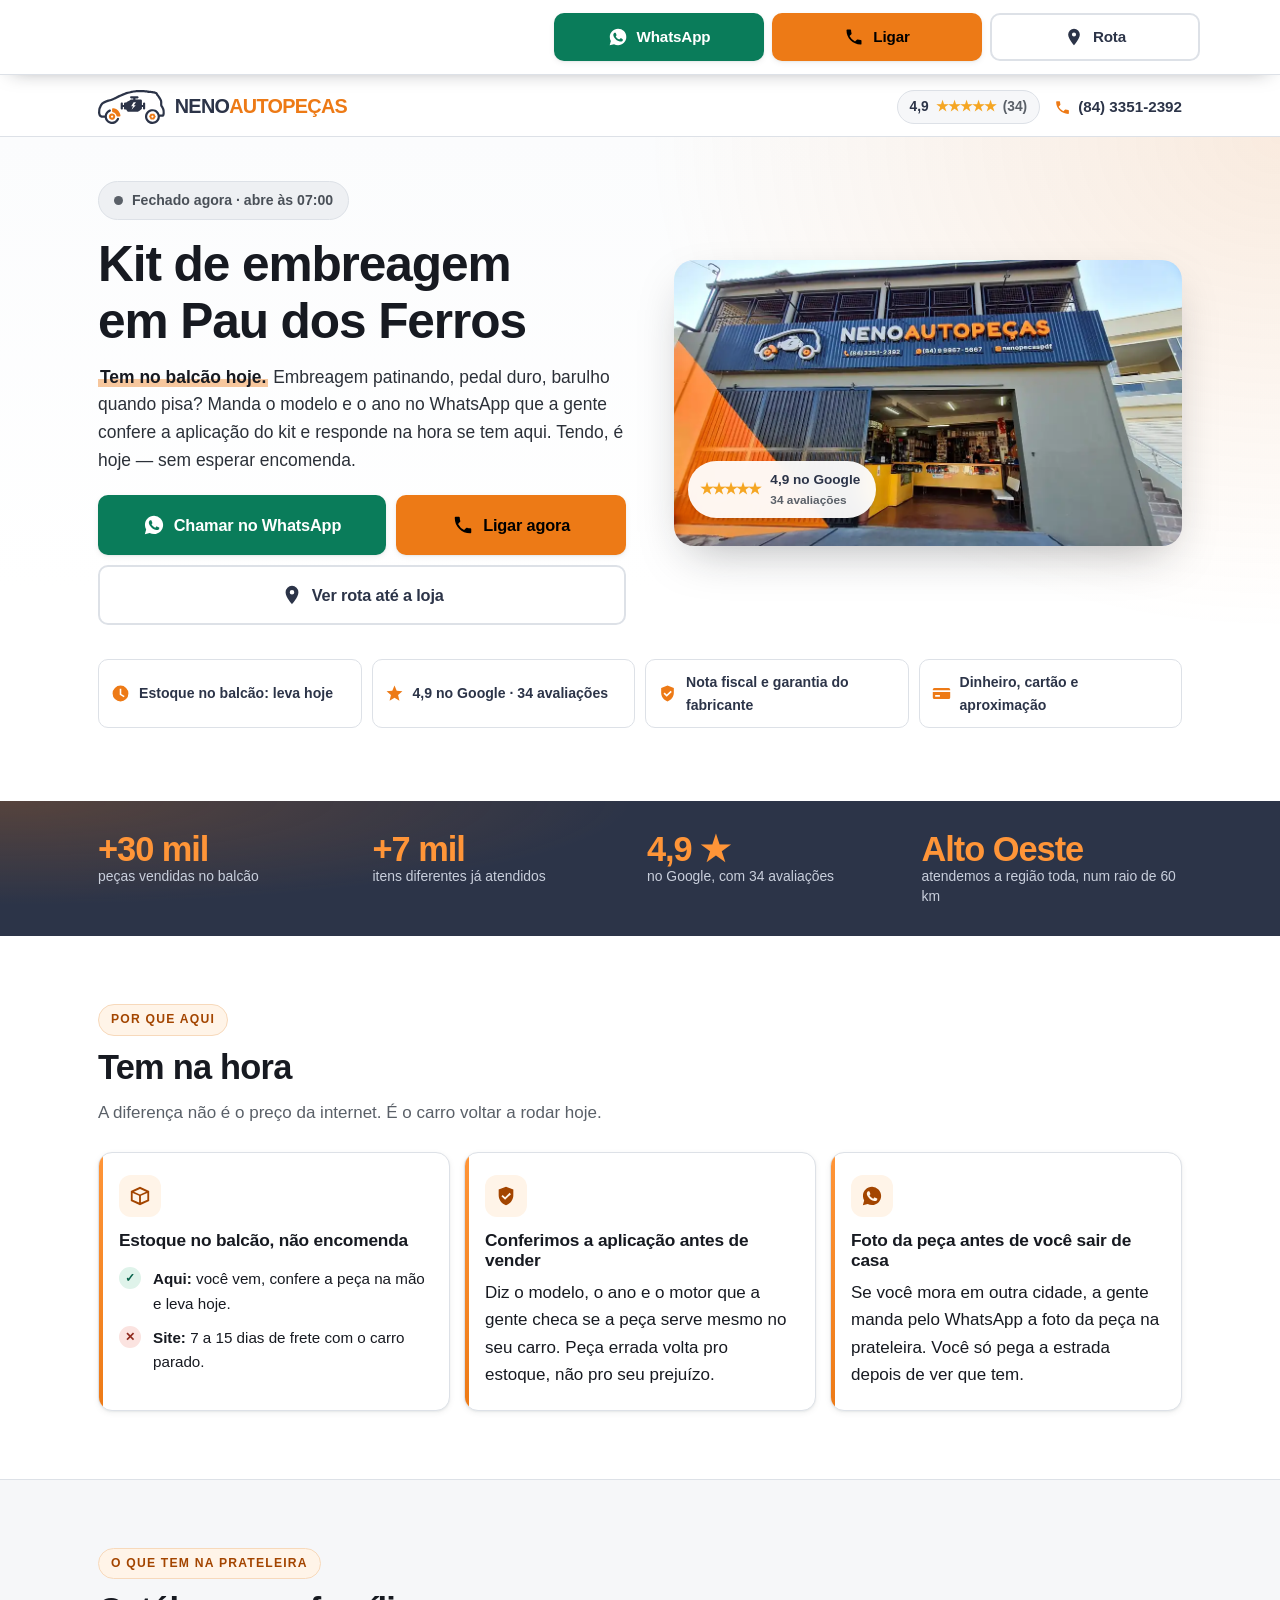
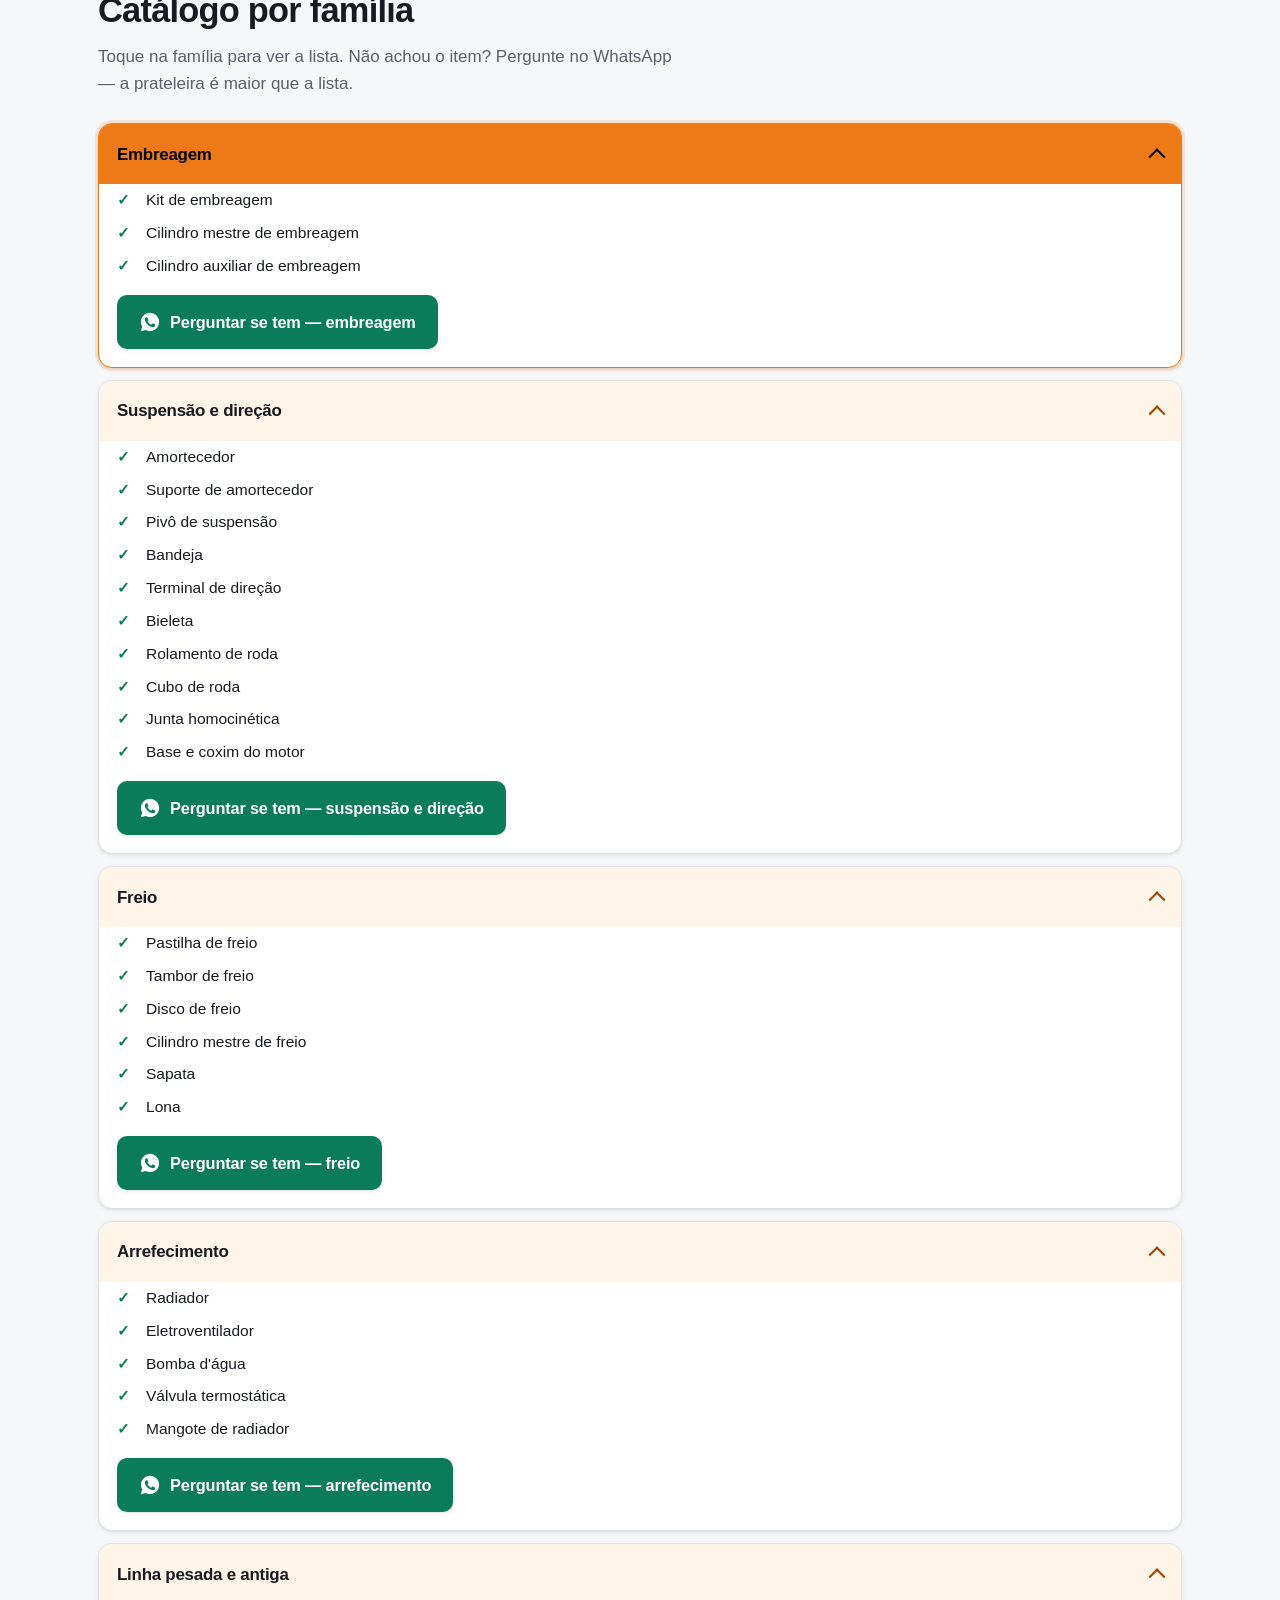
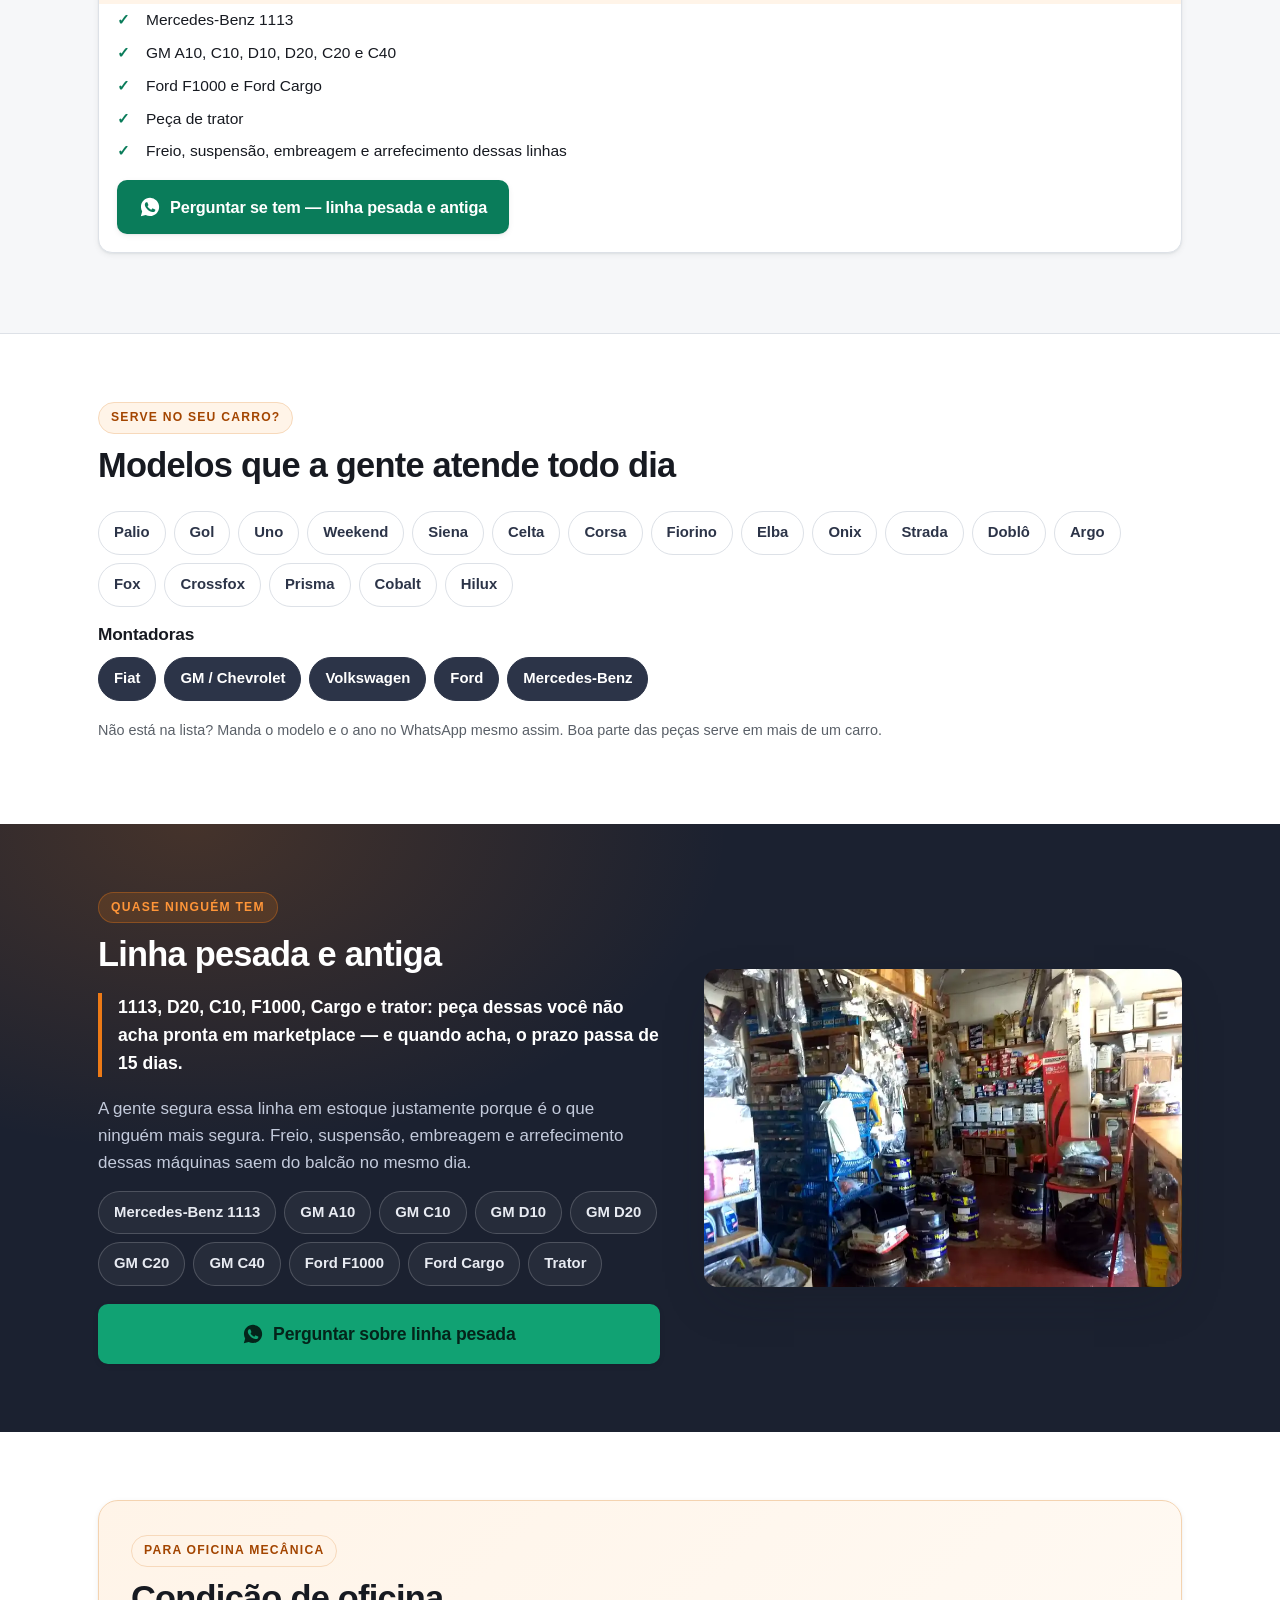
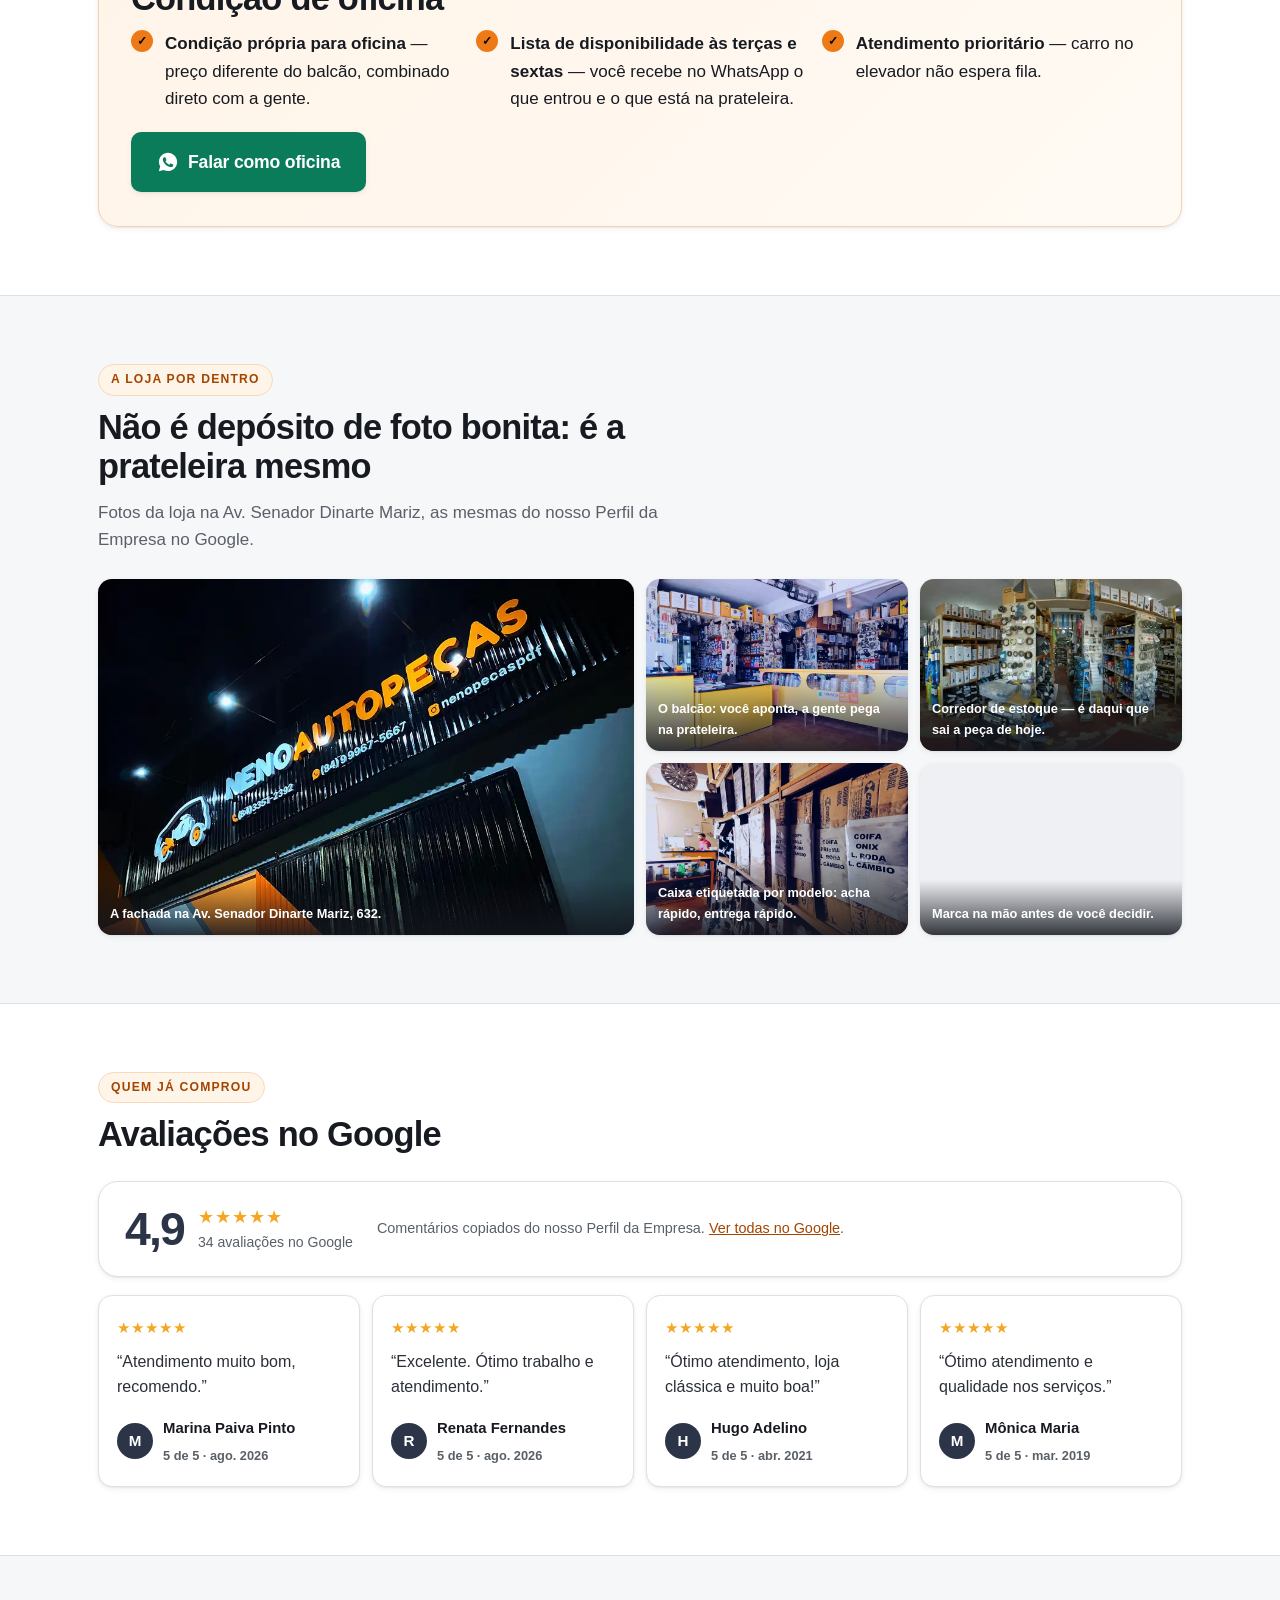
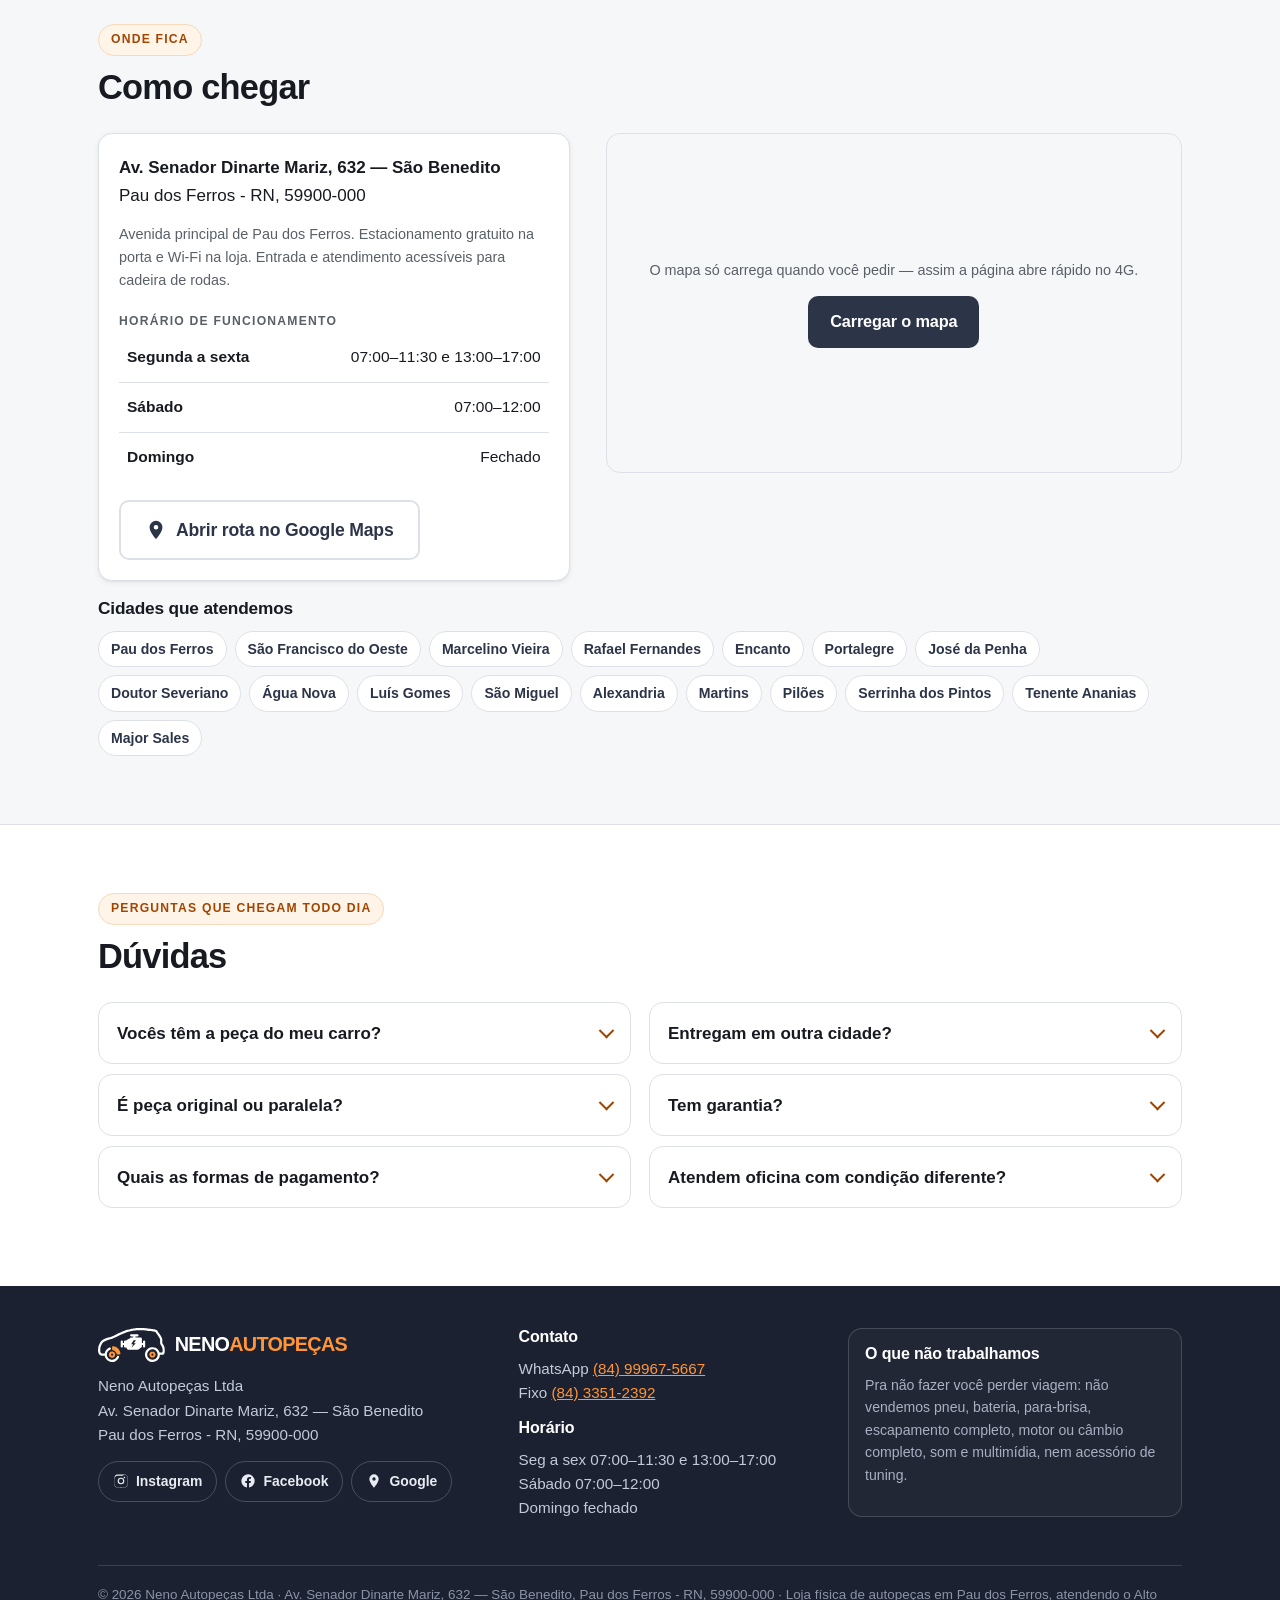
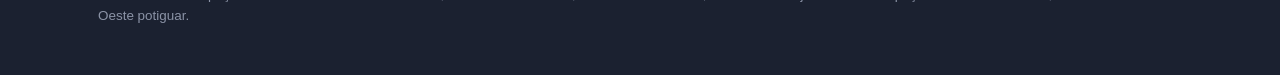
<file: embreagem.html>
<!DOCTYPE html>
<html lang="pt-BR">
<head>
<meta charset="utf-8">
<meta name="viewport" content="width=device-width, initial-scale=1">
<title>Kit de embreagem em Pau dos Ferros | Tem no balcão — Neno Autopeças</title>
<meta name="description" content="Kit de embreagem, cilindro mestre e cilindro auxiliar em Pau dos Ferros. Conferimos a aplicação pelo modelo e ano. WhatsApp (84) 99967-5667, leve hoje.">
<link rel="canonical" href="https://fernandohf.github.io/neno-autopecas/embreagem.html">
<meta name="robots" content="index, follow, max-image-preview:large">
<meta name="theme-color" content="#2c3448">
<meta name="geo.region" content="BR-RN">
<meta name="geo.placename" content="Pau dos Ferros">
<meta name="geo.position" content="-6.1180038;-38.2055928">
<meta name="ICBM" content="-6.1180038, -38.2055928">
<meta property="og:type" content="business.business">
<meta property="og:locale" content="pt_BR">
<meta property="og:site_name" content="Neno Autopeças">
<meta property="og:title" content="Kit de embreagem em Pau dos Ferros | Tem no balcão — Neno Autopeças">
<meta property="og:description" content="Kit de embreagem, cilindro mestre e cilindro auxiliar em Pau dos Ferros. Conferimos a aplicação pelo modelo e ano. WhatsApp (84) 99967-5667, leve hoje.">
<meta property="og:url" content="https://fernandohf.github.io/neno-autopecas/embreagem.html">
<meta property="og:image" content="https://fernandohf.github.io/neno-autopecas/assets/fachada.webp">
<meta property="og:image:width" content="1200">
<meta property="og:image:height" content="630">
<meta name="twitter:card" content="summary_large_image">
<link rel="icon" href="assets/icone.svg">
<link rel="apple-touch-icon" href="assets/icone-180.png">
<link rel="preload" as="image" href="assets/hero-fachada.webp" fetchpriority="high">
<link rel="stylesheet" href="styles.css">

<!-- =====================================================================
     GOOGLE ADS — TAG DE CONVERSÃO (placeholder)
     1) Descomente o bloco abaixo e troque AW-XXXXXXXXX pelo ID da conta.
     2) Em Ferramentas > Conversões, crie 3 ações de conversão
        (WhatsApp, Ligar, Ver rota) e cole cada rótulo no objeto
        NENO_CONVERSOES no fim desta página.
<script async src="https://www.googletagmanager.com/gtag/js?id=AW-XXXXXXXXX"></script>
<script>
  window.dataLayer = window.dataLayer || [];
  function gtag(){dataLayer.push(arguments);}
  gtag('js', new Date());
  gtag('config', 'AW-XXXXXXXXX');
</script>
     ===================================================================== -->

<script type="application/ld+json">
{
 "@context": "https://schema.org",
 "@type": "AutoPartsStore",
 "@id": "https://fernandohf.github.io/neno-autopecas/#loja",
 "name": "Neno Autopeças",
 "legalName": "Neno Autopeças Ltda",
 "url": "https://fernandohf.github.io/neno-autopecas/embreagem.html",
 "telephone": [
  "+55 84 3351-2392",
  "+55 84 99967-5667"
 ],
 "image": [
  "https://fernandohf.github.io/neno-autopecas/assets/fachada.webp",
  "https://fernandohf.github.io/neno-autopecas/assets/hero-fachada.webp",
  "https://fernandohf.github.io/neno-autopecas/assets/balcao.webp"
 ],
 "logo": "https://fernandohf.github.io/neno-autopecas/assets/fachada.webp",
 "priceRange": "$$",
 "currenciesAccepted": "BRL",
 "paymentAccepted": "Dinheiro, Cartão de crédito, Cartão de débito, Aproximação (NFC)",
 "address": {
  "@type": "PostalAddress",
  "streetAddress": "Av. Senador Dinarte Mariz, 632",
  "addressLocality": "Pau dos Ferros",
  "addressRegion": "RN",
  "postalCode": "59900-000",
  "addressCountry": "BR"
 },
 "geo": {
  "@type": "GeoCoordinates",
  "latitude": -6.1180038,
  "longitude": -38.2055928
 },
 "hasMap": "https://maps.app.goo.gl/zBPvgLzxWstUExD79",
 "openingHoursSpecification": [
  {
   "@type": "OpeningHoursSpecification",
   "dayOfWeek": [
    "Monday",
    "Tuesday",
    "Wednesday",
    "Thursday",
    "Friday"
   ],
   "opens": "07:00",
   "closes": "11:30"
  },
  {
   "@type": "OpeningHoursSpecification",
   "dayOfWeek": [
    "Monday",
    "Tuesday",
    "Wednesday",
    "Thursday",
    "Friday"
   ],
   "opens": "13:00",
   "closes": "17:00"
  },
  {
   "@type": "OpeningHoursSpecification",
   "dayOfWeek": [
    "Saturday"
   ],
   "opens": "07:00",
   "closes": "12:00"
  }
 ],
 "aggregateRating": {
  "@type": "AggregateRating",
  "ratingValue": "4.9",
  "reviewCount": 34,
  "bestRating": "5",
  "worstRating": "1"
 },
 "review": [
  {
   "@type": "Review",
   "author": {
    "@type": "Person",
    "name": "Marina Paiva Pinto"
   },
   "reviewRating": {
    "@type": "Rating",
    "ratingValue": "5",
    "bestRating": "5"
   },
   "reviewBody": "Atendimento muito bom, recomendo."
  },
  {
   "@type": "Review",
   "author": {
    "@type": "Person",
    "name": "Renata Fernandes"
   },
   "reviewRating": {
    "@type": "Rating",
    "ratingValue": "5",
    "bestRating": "5"
   },
   "reviewBody": "Excelente. Ótimo trabalho e atendimento."
  },
  {
   "@type": "Review",
   "author": {
    "@type": "Person",
    "name": "Hugo Adelino"
   },
   "reviewRating": {
    "@type": "Rating",
    "ratingValue": "5",
    "bestRating": "5"
   },
   "reviewBody": "Ótimo atendimento, loja clássica e muito boa!"
  },
  {
   "@type": "Review",
   "author": {
    "@type": "Person",
    "name": "Mônica Maria"
   },
   "reviewRating": {
    "@type": "Rating",
    "ratingValue": "5",
    "bestRating": "5"
   },
   "reviewBody": "Ótimo atendimento e qualidade nos serviços."
  }
 ],
 "areaServed": [
  {
   "@type": "City",
   "name": "Pau dos Ferros",
   "addressRegion": "RN"
  },
  {
   "@type": "City",
   "name": "São Francisco do Oeste",
   "addressRegion": "RN"
  },
  {
   "@type": "City",
   "name": "Marcelino Vieira",
   "addressRegion": "RN"
  },
  {
   "@type": "City",
   "name": "Rafael Fernandes",
   "addressRegion": "RN"
  },
  {
   "@type": "City",
   "name": "Encanto",
   "addressRegion": "RN"
  },
  {
   "@type": "City",
   "name": "Portalegre",
   "addressRegion": "RN"
  },
  {
   "@type": "City",
   "name": "José da Penha",
   "addressRegion": "RN"
  },
  {
   "@type": "City",
   "name": "Doutor Severiano",
   "addressRegion": "RN"
  },
  {
   "@type": "City",
   "name": "Água Nova",
   "addressRegion": "RN"
  },
  {
   "@type": "City",
   "name": "Luís Gomes",
   "addressRegion": "RN"
  },
  {
   "@type": "City",
   "name": "São Miguel",
   "addressRegion": "RN"
  },
  {
   "@type": "City",
   "name": "Alexandria",
   "addressRegion": "RN"
  },
  {
   "@type": "City",
   "name": "Martins",
   "addressRegion": "RN"
  },
  {
   "@type": "City",
   "name": "Pilões",
   "addressRegion": "RN"
  },
  {
   "@type": "City",
   "name": "Serrinha dos Pintos",
   "addressRegion": "RN"
  },
  {
   "@type": "City",
   "name": "Tenente Ananias",
   "addressRegion": "RN"
  },
  {
   "@type": "City",
   "name": "Major Sales",
   "addressRegion": "RN"
  }
 ],
 "sameAs": [
  "https://www.facebook.com/nenoautopecaspdf",
  "https://www.instagram.com/nenopecaspdf/"
 ]
}
</script>
<script type="application/ld+json">
{
 "@context": "https://schema.org",
 "@type": "FAQPage",
 "mainEntity": [
  {
   "@type": "Question",
   "name": "Vocês têm a peça do meu carro?",
   "acceptedAnswer": {
    "@type": "Answer",
    "text": "Manda no WhatsApp o modelo, o ano e o motor — de preferência uma foto do documento ou da peça velha. A gente confere a aplicação e responde se tem aqui, junto com a foto da peça na prateleira. Se não tiver, a gente fala na hora, sem enrolar."
   }
  },
  {
   "@type": "Question",
   "name": "Entregam em outra cidade?",
   "acceptedAnswer": {
    "@type": "Answer",
    "text": "Fazemos entrega. Para as cidades do Alto Oeste a gente combina o envio no WhatsApp — muita gente também manda buscar com quem vem a Pau dos Ferros no mesmo dia. O combinado sai por escrito antes de você pagar."
   }
  },
  {
   "@type": "Question",
   "name": "É peça original ou paralela?",
   "acceptedAnswer": {
    "@type": "Answer",
    "text": "Trabalhamos com as duas. A gente diz qual é qual antes de vender, com a marca na mão, e o preço muda conforme a escolha. Quem decide é você — só não vendemos peça sem dizer o que é."
   }
  },
  {
   "@type": "Question",
   "name": "Tem garantia?",
   "acceptedAnswer": {
    "@type": "Answer",
    "text": "Tem. Toda peça sai com nota e com a garantia do fabricante. Deu problema dentro do prazo, traz na loja com a nota que a gente resolve no balcão."
   }
  },
  {
   "@type": "Question",
   "name": "Quais as formas de pagamento?",
   "acceptedAnswer": {
    "@type": "Answer",
    "text": "Dinheiro, cartão de crédito e de débito (VISA e MasterCard) e pagamento por aproximação no celular. Não é preciso agendar nada: chega e é atendido."
   }
  },
  {
   "@type": "Question",
   "name": "Atendem oficina com condição diferente?",
   "acceptedAnswer": {
    "@type": "Answer",
    "text": "Sim. Oficina mecânica tem condição própria, atendimento prioritário no balcão e entra na lista de disponibilidade que mandamos às terças e sextas. Chame no WhatsApp dizendo que é oficina."
   }
  }
 ]
}
</script>
</head>
<body data-grupo="embreagem">
<a class="pular" href="#conteudo">Pular para o conteúdo</a>

<!-- 1. BARRA FIXA DE AÇÃO — rodapé no mobile, topo no desktop -->
<nav class="barra" aria-label="Contato rápido">
 <div class="barra-grade">
  <a class="btn btn-zap" href="https://wa.me/5584999675667?text=Ol%C3%A1%21%20Vim%20pelo%20Google.%20Preciso%20de%20kit%20de%20embreagem%20para%3A%20%28modelo%20e%20ano%20do%20carro%29" data-cta="whatsapp" rel="noopener"><svg viewBox="0 0 24 24" aria-hidden="true"><path d="M12.04 2C6.58 2 2.13 6.45 2.13 11.91c0 1.75.46 3.45 1.32 4.95L2 22l5.25-1.38a9.9 9.9 0 0 0 4.79 1.22h.01c5.46 0 9.91-4.45 9.91-9.91 0-2.65-1.03-5.14-2.9-7.01A9.82 9.82 0 0 0 12.04 2Zm5.8 14.13c-.25.69-1.44 1.32-1.98 1.37-.53.05-1.02.24-3.44-.72-2.9-1.14-4.74-4.1-4.88-4.29-.14-.19-1.16-1.54-1.16-2.94 0-1.4.73-2.09.99-2.37.26-.29.57-.36.76-.36.19 0 .38 0 .55.01.18.01.41-.07.64.49.24.58.81 2 .88 2.14.07.14.12.31.02.5-.09.19-.14.31-.28.48-.14.17-.29.37-.42.5-.14.14-.28.29-.12.57.16.29.72 1.19 1.55 1.93 1.07.95 1.97 1.25 2.25 1.39.28.14.44.12.6-.07.17-.19.69-.81.88-1.09.19-.29.37-.24.62-.14.25.09 1.61.76 1.89.9.28.14.46.21.53.33.07.12.07.69-.18 1.37Z"/></svg> WhatsApp</a>
  <a class="btn btn-ligar" href="tel:+558433512392" data-cta="ligar"><svg viewBox="0 0 24 24" aria-hidden="true"><path d="M6.62 10.79a15.05 15.05 0 0 0 6.59 6.59l2.2-2.2a1 1 0 0 1 1.03-.24c1.12.37 2.33.57 3.56.57a1 1 0 0 1 1 1V20a1 1 0 0 1-1 1C10.4 21 3 13.6 3 4a1 1 0 0 1 1-1h3.5a1 1 0 0 1 1 1c0 1.24.2 2.44.57 3.57a1 1 0 0 1-.25 1.02l-2.2 2.2Z"/></svg> Ligar</a>
  <a class="btn btn-rota" href="https://www.google.com/maps/dir/?api=1&destination=Neno+Autope%C3%A7as%2C+Av.+Senador+Dinarte+Mariz%2C+632%2C+Pau+dos+Ferros+-+RN%2C+59900-000" data-cta="rota" target="_blank" rel="noopener"><svg viewBox="0 0 24 24" aria-hidden="true"><path d="M12 2a7 7 0 0 0-7 7c0 5.25 7 13 7 13s7-7.75 7-13a7 7 0 0 0-7-7Zm0 9.5A2.5 2.5 0 1 1 12 6.5a2.5 2.5 0 0 1 0 5Z"/></svg> Rota</a>
 </div>
</nav>

<header class="topo">
 <div class="env">
  <span class="marca"><svg viewBox="0 0 160 81.5" aria-hidden="true"><path fill="#2c3448" d="M129.6 81.5c-.3 0-.6-.1-.9-.1-1.2-.1-2.4-.3-3.5-.7-.9-.3-1.8-.6-2.6-1.1-1.4-.6-2.6-1.5-3.8-2.4-1.2-1.2-2.3-2.4-3.3-3.9-1-1.5-1.7-3.2-2.2-4.9-.2-1-.5-2.1-.5-3.2-.1-.9-.1-1.9 0-2.8 0-1.4.3-2.7.7-4 .3-.9.6-1.8 1.1-2.7.6-1.3 1.5-2.6 2.5-3.7 1.5-1.7 3.2-3.1 5.2-4.2 1.7-.8 3.5-1.4 5.4-1.7 1.2-.2 2.4-.3 3.7-.2 2.3 0 4.5.6 6.6 1.5 1.6.8 3 1.7 4.3 2.9 1.7 1.5 3.1 3.2 4.1 5.2.5 1 1 2.1 1.3 3.2 0 .1 0 .1 0 .2.1 0 .2 0 .3 0 .8 0 1.5 0 2.3 0 1.1 0 2.2.1 3.4.1.1 0 .2 0 .3 0 .1-.1.2-.3.2-.4.3-.8.5-1.6.5-2.5.1-.5.1-1 .2-1.6 0-.5 0-.9 0-1.4 0-1.2-.1-2.3-.3-3.4-.4-1.8-1-3.6-1.8-5.3-.6-1.2-1.3-2.3-2-3.4-.4-.6-.8-1.2-1.1-1.8-.2-.5-.3-1-.5-1.6-.1-.7-.3-1.3-.3-2 0-.7 0-1.4 0-2 0 0 0 0 0-.1 0-1.2.1-2.5 0-3.8 0-.7 0-1.4-.1-2-.1-.4-.2-.8-.4-1.2-.4-1.3-1-2.5-1.7-3.7-.8-1.5-1.7-2.9-2.7-4.3-.9-1.4-1.9-2.6-2.9-3.9-.8-1.1-1.6-2.1-2.2-3.4-.1-.1-.1-.3-.2-.5-.2-.4-.3-.7-.4-1-.1-.1-.2-.2-.3-.3-.7-.3-1.4-.5-2.2-.7-1.2-.2-2.5-.5-3.8-.6-1.7-.3-3.5-.5-5.2-.8-1.2-.1-2.5-.3-3.7-.4-1.6-.2-3.2-.4-4.9-.6-.9-.1-1.8-.2-2.7-.3-1-.1-2.1-.1-3.1-.2-.8-.1-1.7-.2-2.5-.2-.8-.1-1.5-.1-2.3-.1-1-.1-2-.1-3.1-.2-.4 0-.8 0-1.2 0-1.4 0-2.8 0-4.2 0-.9 0-1.8.1-2.6.1-.7 0-1.4 0-2.1.1-.8 0-1.6.1-2.5.1-.7.1-1.5.2-2.3.3-.7 0-1.3.1-1.9.2-1.3.2-2.7.4-3.9.6-1.9.3-3.8.6-5.6 1-1.9.5-3.8.9-5.7 1.5-2.3.6-4.5 1.3-6.7 2.1-1.9.7-3.8 1.4-5.6 2.3-2 .8-4 1.7-6 2.6-1.5.7-3.1 1.5-4.6 2.2-1.7.8-3.3 1.6-5 2.4-1.3.6-2.7 1.3-4.1 2-1.6.8-3.3 1.5-5 2.2-1 .5-2.1.9-3.2 1.2-1.6.4-3.2.8-4.7 1.3-2.4.6-4.7 1.4-7 2.3-1.7.6-3.4 1.3-5 2.3-.9.4-1.7 1-2.5 1.6-.8.7-1.5 1.5-2.2 2.4-.9 1-1.6 2.2-2.2 3.5-.2.5-.4 1.2-.6 1.8-.5 1-.9 1.9-1.4 2.9-.2.5-.4 1-.6 1.5-.1.3-.1.6-.2.9 0 .5-.1 1-.1 1.4-.1.9-.1 1.7-.2 2.5 0 .8-.1 1.5-.1 2.3 0 .6 0 1.2 0 1.8 0 1.3.3 2.5.8 3.6.2.4.4.8.6 1.2.1.3.4.5.7.7.6.3 1.1.5 1.7.7.2 0 .4.1.7.1 1 0 1.9 0 2.9 0 .1 0 .1 0 .2 0 .7 0 1.5 0 2.3 0 .2 0 .4-.1.7-.1.1-.4.2-.8.3-1.2.3-1.4.7-2.7 1.4-4 .7-1.4 1.5-2.6 2.5-3.7 1.4-1.7 3-3 4.9-4 .7-.4 1.4-.7 2.2-1 1.7-.6 3.4.5 3.6 2.2.1 1.3-.7 2.4-1.8 2.8-1.5.6-2.9 1.5-4.1 2.6-1.1 1.1-2 2.3-2.6 3.6-.6 1.2-1 2.4-1.1 3.7-.1.5-.1 1-.1 1.5-.1 2.1.4 4.2 1.4 6.1.5 1 1.2 2 2 2.8 1 1.1 2.2 2 3.6 2.6 1.3.7 2.7 1.1 4.2 1.2 2.3.2 4.5-.1 6.5-1.1 1.3-.5 2.4-1.3 3.4-2.2 1.1-1.1 2-2.4 2.7-3.8.1-.2.2-.5.3-.8.4-.9 1.1-1.5 2.1-1.7 1.5-.3 2.7.7 3 2 0 .1.1.3.1.5 0 .4-.1.8-.2 1.1-.7 1.9-1.7 3.5-2.9 5-1.6 1.8-3.4 3.3-5.5 4.4-1.7.9-3.5 1.5-5.4 1.8-.5.1-.9.1-1.4.2-.2 0-.4 0-.5 0-.6 0-1.3 0-1.9 0-.2 0-.3 0-.5 0-.5-.1-1-.1-1.4-.2-2.1-.3-4-1-5.8-2-1.9-1.1-3.6-2.5-5-4.2-1.1-1.2-1.9-2.5-2.6-3.9-.5-1.1-.9-2.2-1.1-3.4-.1-.4-.2-.9-.3-1.4-.1 0-.1 0-.2 0-.4 0-.8 0-1.1 0-.5 0-.9 0-1.4 0-.9 0-1.9 0-2.9 0-.2 0-.5 0-.7-.1-1 0-2-.3-2.9-.5-1.8-.6-3.2-1.6-4.3-3.1-.5-.6-.9-1.3-1.2-2.1-.3-.7-.5-1.4-.7-2.2-.2-.9-.4-1.7-.5-2.7-.1-.2-.1-.5-.2-.7 0-.6 0-1.2 0-1.9.1-.1.1-.2.1-.3 0-.2.1-.4.1-.6.1-1 .2-1.9.2-2.8.1-.8.2-1.6.2-2.4.1-1 .2-1.9.4-2.9.2-.7.4-1.4.8-2 .7-1.3 1.2-2.6 1.7-3.9.3-.7.6-1.4.9-2 .4-1 1-1.8 1.6-2.6.8-1.3 1.8-2.4 2.9-3.4.9-.8 1.8-1.4 2.7-2 1.5-1.1 3.1-1.9 4.8-2.6 1.9-.8 3.8-1.4 5.7-2 1.9-.6 3.9-1.2 5.8-1.7 1.8-.5 3.5-1 5.2-1.7 2.2-.9 4.3-2 6.5-3 1.2-.6 2.4-1.2 3.7-1.8 2.2-1 4.5-2.1 6.7-3.2 1.7-.7 3.3-1.5 5-2.2 1.7-.8 3.4-1.5 5.1-2.2 1.6-.6 3.1-1.2 4.7-1.8 1.8-.7 3.6-1.2 5.5-1.7 1.2-.3 2.3-.6 3.5-.9 1-.3 2-.5 3.1-.7 1.2-.3 2.4-.6 3.6-.8 1.2-.2 2.4-.4 3.5-.6.9-.1 1.8-.3 2.7-.4 1.3-.2 2.5-.3 3.8-.5 1.2-.1 2.3-.2 3.5-.3.7 0 1.3 0 2 0 .3 0 .6 0 .8 0 .1 0 .2-.1.2-.1 2.7 0 5.3 0 8 0 .4 0 .8 0 1.2 0 1 .1 2.1.1 3.1.2 1 0 2 .1 3 .1 1.3.2 2.5.3 3.8.4.9.1 1.8.3 2.7.4 1.2.1 2.4.2 3.6.4.8.1 1.7.2 2.6.3 1.1.1 2.2.3 3.3.4.8.1 1.6.2 2.4.3 1.5.2 3 .4 4.5.7 1 .2 2 .4 3 .7 1.1.2 2.2.6 3.1 1.3.9.6 1.5 1.5 2 2.4.2.4.2.7.4 1.1.5.9 1 1.8 1.7 2.6 1.2 1.5 2.4 3.1 3.5 4.8 1 1.5 2 3 2.8 4.6.9 1.7 1.7 3.4 2.1 5.2.2 1.1.4 2.2.4 3.2.1.8 0 1.6 0 2.4 0 .7-.1 1.5-.1 2.2 0 .5.1 1 .1 1.5 0 .6.1 1.2.4 1.7.3.6.7 1.1 1 1.7.7 1 1.4 2.1 1.9 3.2.7 1.2 1.2 2.6 1.6 3.9.2.8.4 1.6.6 2.4.1.7.1 1.4.2 2.1 0 .7 0 1.3 0 2 0 .4 0 .7 0 1.1 0 .1.1.1.1.2 0 1.1 0 2.3 0 3.5-.1.2 0 .4-.1.6-.1.6-.2 1.2-.4 1.8-.2 1.2-.6 2.4-1.4 3.4-.4.4-.8.8-1.4 1-.8.4-1.7.5-2.5.5-1.2 0-2.3 0-3.4-.1-.6 0-1.2 0-1.8 0-.2 0-.4 0-.6 0 0 .2 0 .4-.1.6 0 .4 0 .8-.1 1.2-.1 1.1-.4 2.3-.7 3.3-.5 1.6-1.3 3.1-2.2 4.5-.9 1.3-1.9 2.4-3.1 3.4-1.2 1-2.5 1.9-3.9 2.6-1.3.6-2.7 1.1-4.1 1.3-.7.2-1.5.3-2.2.4-.2 0-.3 0-.5 0-.6 0-1.3 0-1.9 0zm9.9-26.6c-.3-.2-.5-.4-.7-.6-.9-.9-1.9-1.5-3-2-1.8-.8-3.6-1.2-5.6-1.1-.9 0-1.8.1-2.7.3-2.3.6-4.3 1.8-6 3.5-1 1.1-1.8 2.3-2.4 3.6-.7 1.6-1.1 3.3-1.1 5.1 0 .7.1 1.3.2 2 .2 1.2.5 2.3 1 3.3.7 1.4 1.6 2.7 2.7 3.7 1.1 1.1 2.3 1.9 3.7 2.5 1.9.8 3.9 1.1 5.9 1 1.5-.2 3-.5 4.4-1.2 1.6-.8 2.9-1.8 4.1-3.1.9-1 1.6-2.2 2.1-3.5.7-1.6 1-3.3.9-5 0-1.1-.1-2.1-.4-3.1-.6-2-1.6-3.8-3.1-5.4z"/><path fill="#2c3448" d="M59.3 45.5c-.5.8-1.2 1.3-2.2 1.3-.7 0-1.3-.2-1.8-.7-.6-.5-.9-1.1-.9-1.8 0-4 0-8 0-12 0-1 .7-2 1.8-2.3 1-.3 1.9-.1 2.7.6.5.5.7 1.1.7 1.8.1 1 0 2 0 3 0 .1 0 .2 0 .3.9 0 1.8 0 2.7 0 0-.1 0-.2 0-.2 0-1.1 0-2.1 0-3.1-.1-1.1.8-2.2 2-2.5.1 0 .3 0 .5 0 .8 0 1.6 0 2.4 0 .2 0 .3-.1.5-.2 1.4-.9 2.9-1.8 4.4-2.7 1.7-1.1 3.5-2.2 5.3-3.3.2-.1.5-.3.7-.5.5-.3.9-.4 1.5-.4 1.5 0 3.1 0 4.6 0 .1 0 .2 0 .3 0 0-.9 0-1.7 0-2.6-.1 0-.2 0-.3 0-1.6 0-3.1 0-4.7 0-1.4 0-2.5-1.2-2.5-2.6 0-.7.2-1.3.7-1.8.4-.5 1-.8 1.8-.8 2.8 0 5.7 0 8.6 0 2.2 0 4.4 0 6.6 0 1.2-.1 2.3.8 2.5 2.1.2.9 0 1.7-.7 2.3-.4.5-1 .8-1.8.8-1.5 0-3.1 0-4.6 0-.1 0-.2 0-.4 0 0 .8 0 1.7 0 2.6.1 0 .3 0 .4 0 4.2 0 8.4 0 12.6 0 1.1 0 2.3.8 2.5 2.1.1.2.1.3.1.4 0 3.4 0 6.7 0 10.1 0 .1 0 .2 0 .3.8 0 1.7 0 2.6 0 0-.1 0-.2 0-.3 0-1 0-2 0-3-.1-1 .7-2.2 1.9-2.5.9-.2 1.8 0 2.5.7.5.5.8 1.1.8 1.8 0 3.9 0 7.9 0 11.8 0 1.4-1.2 2.6-2.6 2.6-.7 0-1.3-.2-1.8-.7-.5-.5-.8-1-.8-1.8 0-1 0-2 0-3.1 0-.1 0-.1 0-.2-.9 0-1.8 0-2.6 0 0 .1 0 .1 0 .2 0 1 0 2 0 3 0 .9-.4 1.6-1.2 2.2-1 .7-2 1.4-3 2.1-1.5 1-3 2.1-4.6 3.2-.1.1-.3.2-.5.3-.4.3-.8.4-1.3.4-7.3 0-14.7 0-22.1 0-.9 0-1.6-.4-2.1-1.2-1-1.4-1.9-2.8-2.9-4.2-.1-.2-.2-.2-.4-.2-.8 0-1.6 0-2.4 0-1.4 0-2.5-1.2-2.5-2.5 0-1.1 0-2.1 0-3.2 0 0 0-.1 0-.1-.9 0-1.8 0-2.7 0 0 .1 0 .1 0 .2 0 1 0 2 .1 3 0 .5-.2.9-.4 1.3zm30.8-8.1c.1-.2.3-.4.5-.6-.9 0-1.7 0-2.5 0-.8 0-1.6 0-2.5 0 1.9-2.5 3.7-5 5.5-7.5-1.9 0-3.8 0-5.7 0-1.9 3.1-3.9 6.3-5.8 9.4 1.6 0 3.2 0 4.7 0-.6 1.4-1.2 2.8-1.8 4.1-.6 1.4-1.2 2.8-1.8 4.2.1 0 .1 0 .1 0 .1-.1.2-.2.3-.3.3-.4.7-.7 1-1.1.5-.5 1-1 1.5-1.5.8-.8 1.5-1.6 2.3-2.5.5-.5 1-1 1.5-1.5.9-.9 1.8-1.8 2.7-2.7z"/><path fill="#ed7a16" d="M47.8 63.7c-.4 0-.8 0-1.2 0-1.1 0-2-.8-2.2-1.9-.4-1.9-1.2-3.6-2.5-5.1-1.6-1.9-3.7-3.2-6.2-3.6-.7-.2-1.3-.5-1.7-1.2-.2-.3-.2-.6-.2-1 0-1.7 0-3.5 0-5.2-.1-.9.7-1.9 1.6-2.1.5-.1.9-.1 1.4 0 2.3.3 4.5 1.1 6.5 2.2 1.5.7 2.8 1.7 4.1 2.8 1.3 1.2 2.4 2.5 3.3 4 1.3 1.8 2.2 3.8 2.7 6 .2.8.3 1.5.5 2.3 0 .1 0 .3 0 .4 0 1.2-.9 2.2-1.9 2.3-.1.1-.2.1-.3.1-1.3 0-2.6 0-3.9 0z"/><path fill="#ed7a16" d="M39.4 68.7c-.7.8-1.5 1.4-2.4 1.8-1 .4-2 .7-3 .7-1.2 0-2.3-.1-3.3-.6-2.3-1.1-3.8-2.9-4.4-5.5-.1-.5 0-1-.1-1.6 0-1 .2-1.9.6-2.8 1.1-2.4 3-3.9 5.6-4.4 2.4-.5 4.6.1 6.4 1.8 1.3 1.1 2.1 2.6 2.4 4.3.3 2-.1 3.8-1.2 5.5-.2.3-.4.5-.6.8zm-3.8-3.1c.7-.7.9-1.5.8-2.4-.2-1.3-1.5-2.3-2.8-2.2-1.5.1-2.9 1.6-2.4 3.3.5 2.1 3 2.7 4.4 1.3z"/><path fill="#ed7a16" d="M127.2 70.6c-.5.1-.8-.2-1.1-.6-.3-.5-.6-1.1-.9-1.6-.8-1.3-1.6-2.7-2.4-4-.2-.5-.2-1 0-1.5.6-.9 1.1-1.8 1.7-2.8.5-.8 1-1.7 1.5-2.6.1-.2.3-.4.5-.6.1-.1.3-.2.6-.2 1.4 0 2.8 0 4.3 0 .8 0 1.7 0 2.6 0 .3 0 .6.2.8.5.3.4.6.9.9 1.4.8 1.5 1.7 2.9 2.5 4.4.1.1.2.3.2.4.1.3 0 .6-.1.8-.5.8-.9 1.6-1.4 2.3-.6 1.1-1.2 2.2-1.9 3.3-.1.2-.2.4-.4.6-.1.1-.4.2-.6.2-2.2 0-4.5 0-6.8 0zm.8-6.2c0 0 0 .1.1.2.4 1.1 1.5 1.9 2.8 1.7 1.4-.2 2.5-1.5 2.2-3.1-.2-1.4-1.5-2.4-2.9-2.2-1.5.2-2.6 1.7-2.2 3.4z"/></svg><span class="marca-nome"><b>NENO</b><i>AUTOPEÇAS</i></span></span>
  <div class="topo-lado">
   <a class="nota-google" href="https://maps.app.goo.gl/zBPvgLzxWstUExD79" target="_blank" rel="noopener"
      aria-label="Nota 4,9 de 5 no Google, 34 avaliações">
    <span class="nota">4,9</span><span class="estrelas" aria-hidden="true">★★★★★</span><span class="qtd">(34)</span>
   </a>
   <a class="topo-tel" href="tel:+558433512392" data-cta="ligar"><svg viewBox="0 0 24 24" aria-hidden="true"><path d="M6.62 10.79a15.05 15.05 0 0 0 6.59 6.59l2.2-2.2a1 1 0 0 1 1.03-.24c1.12.37 2.33.57 3.56.57a1 1 0 0 1 1 1V20a1 1 0 0 1-1 1C10.4 21 3 13.6 3 4a1 1 0 0 1 1-1h3.5a1 1 0 0 1 1 1c0 1.24.2 2.44.57 3.57a1 1 0 0 1-.25 1.02l-2.2 2.2Z"/></svg> (84) 3351-2392</a>
  </div>
 </div>
</header>

<main id="conteudo">

<!-- 2. HERO -->
<section class="hero">
 <div class="env">
  <div class="hero-texto">
   <p class="selo" id="selo-horario" aria-live="polite"><span class="ponto"></span><span id="selo-texto">Confira o horário abaixo</span></p>
   <h1>Kit de embreagem em Pau dos Ferros</h1>
   <p class="promessa"><strong>Tem no balcão hoje.</strong> Embreagem patinando, pedal duro, barulho quando pisa? Manda o modelo e o ano no WhatsApp que a gente confere a aplicação do kit e responde na hora se tem aqui. Tendo, é hoje — sem esperar encomenda.</p>
   <div class="pilha">
    <a class="btn btn-zap btn-grande" href="https://wa.me/5584999675667?text=Ol%C3%A1%21%20Vim%20pelo%20Google.%20Preciso%20de%20kit%20de%20embreagem%20para%3A%20%28modelo%20e%20ano%20do%20carro%29" data-cta="whatsapp" rel="noopener"><svg viewBox="0 0 24 24" aria-hidden="true"><path d="M12.04 2C6.58 2 2.13 6.45 2.13 11.91c0 1.75.46 3.45 1.32 4.95L2 22l5.25-1.38a9.9 9.9 0 0 0 4.79 1.22h.01c5.46 0 9.91-4.45 9.91-9.91 0-2.65-1.03-5.14-2.9-7.01A9.82 9.82 0 0 0 12.04 2Zm5.8 14.13c-.25.69-1.44 1.32-1.98 1.37-.53.05-1.02.24-3.44-.72-2.9-1.14-4.74-4.1-4.88-4.29-.14-.19-1.16-1.54-1.16-2.94 0-1.4.73-2.09.99-2.37.26-.29.57-.36.76-.36.19 0 .38 0 .55.01.18.01.41-.07.64.49.24.58.81 2 .88 2.14.07.14.12.31.02.5-.09.19-.14.31-.28.48-.14.17-.29.37-.42.5-.14.14-.28.29-.12.57.16.29.72 1.19 1.55 1.93 1.07.95 1.97 1.25 2.25 1.39.28.14.44.12.6-.07.17-.19.69-.81.88-1.09.19-.29.37-.24.62-.14.25.09 1.61.76 1.89.9.28.14.46.21.53.33.07.12.07.69-.18 1.37Z"/></svg> Chamar no WhatsApp</a>
    <a class="btn btn-ligar btn-grande" href="tel:+558433512392" data-cta="ligar"><svg viewBox="0 0 24 24" aria-hidden="true"><path d="M6.62 10.79a15.05 15.05 0 0 0 6.59 6.59l2.2-2.2a1 1 0 0 1 1.03-.24c1.12.37 2.33.57 3.56.57a1 1 0 0 1 1 1V20a1 1 0 0 1-1 1C10.4 21 3 13.6 3 4a1 1 0 0 1 1-1h3.5a1 1 0 0 1 1 1c0 1.24.2 2.44.57 3.57a1 1 0 0 1-.25 1.02l-2.2 2.2Z"/></svg> Ligar agora</a>
    <a class="btn btn-rota btn-grande" href="https://www.google.com/maps/dir/?api=1&destination=Neno+Autope%C3%A7as%2C+Av.+Senador+Dinarte+Mariz%2C+632%2C+Pau+dos+Ferros+-+RN%2C+59900-000" data-cta="rota" target="_blank" rel="noopener"><svg viewBox="0 0 24 24" aria-hidden="true"><path d="M12 2a7 7 0 0 0-7 7c0 5.25 7 13 7 13s7-7.75 7-13a7 7 0 0 0-7-7Zm0 9.5A2.5 2.5 0 1 1 12 6.5a2.5 2.5 0 0 1 0 5Z"/></svg> Ver rota até a loja</a>
   </div>
  </div>
  <div class="hero-figura">
   <img class="hero-foto" src="assets/hero-fachada.webp" width="1040" height="585"
        alt="Fachada da Neno Autopeças na Av. Senador Dinarte Mariz, em Pau dos Ferros, com a loja aberta e o balcão à vista"
        fetchpriority="high" decoding="async">
   <p class="hero-etiqueta"><span class="estrelas" aria-hidden="true">★★★★★</span><span>4,9 no Google<small>34 avaliações</small></span></p>
  </div>
 </div>
 <div class="env env-tiras">
   <ul class="tiras">
    <li><svg viewBox="0 0 24 24" aria-hidden="true"><path fill-rule="evenodd" d="M12 2a10 10 0 1 0 0 20 10 10 0 0 0 0-20Zm1 10.6V6h-2v7.6l5.2 3.1 1-1.7-4.2-2.4Z"/></svg> <span>Estoque no balcão: leva hoje</span></li>
    <li><svg viewBox="0 0 24 24" aria-hidden="true"><path d="m12 17.3-6.2 3.7 1.7-7L2 9.2l7.2-.6L12 2l2.8 6.6 7.2.6-5.5 4.8 1.7 7L12 17.3Z"/></svg> <span>4,9 no Google · 34 avaliações</span></li>
    <li><svg viewBox="0 0 24 24" aria-hidden="true"><path d="M12 2 4 5v6.2c0 5 3.4 9.4 8 10.8 4.6-1.4 8-5.8 8-10.8V5l-8-3Zm-1 14.2-4-4 1.4-1.4 2.6 2.6 5-5L17.4 10 11 16.2Z"/></svg> <span>Nota fiscal e garantia do fabricante</span></li>
    <li><svg viewBox="0 0 24 24" aria-hidden="true"><path d="M3 5h18a2 2 0 0 1 2 2v1H1V7a2 2 0 0 1 2-2Zm-2 5h22v7a2 2 0 0 1-2 2H3a2 2 0 0 1-2-2v-7Zm3 4v2h6v-2H4Z"/></svg> <span>Dinheiro, cartão e aproximação</span></li>
   </ul>
 </div>
</section>

<!-- 3. FAIXA DE PROVA -->
<section class="provas" aria-label="A loja em números">
 <div class="env">
  <div class="provas-grade">
   <div><div class="prova-num">+30 mil</div><div class="prova-txt">peças vendidas no balcão</div></div>
   <div><div class="prova-num">+7 mil</div><div class="prova-txt">itens diferentes já atendidos</div></div>
   <div><div class="prova-num">4,9 ★</div><div class="prova-txt">no Google, com 34 avaliações</div></div>
   <div><div class="prova-num">Alto Oeste</div><div class="prova-txt">atendemos a região toda, num raio de 60 km</div></div>
  </div>
 </div>
</section>

<!-- 4. TEM NA HORA -->
<section>
 <div class="env">
  <div class="cabeca-sec revelar">
   <span class="olho">Por que aqui</span>
   <h2>Tem na hora</h2>
   <p class="apoio">A diferença não é o preço da internet. É o carro voltar a rodar hoje.</p>
  </div>
  <div class="cartoes">
   <div class="cartao revelar">
    <div class="cartao-icone"><svg viewBox="0 0 24 24" aria-hidden="true"><path d="M12 2 2 6.6v10.8L12 22l10-4.6V6.6L12 2Zm0 2.3 6.6 3-6.6 3-6.6-3 6.6-3ZM4 8.6l7 3.2v7.4l-7-3.2V8.6Zm9 10.6v-7.4l7-3.2v7.4l-7 3.2Z"/></svg></div>
    <h3>Estoque no balcão, não encomenda</h3>
    <ul class="contraste">
     <li><span class="sim">✓</span><span><strong>Aqui:</strong> você vem, confere a peça na mão e leva hoje.</span></li>
     <li><span class="nao">✕</span><span><strong>Site:</strong> 7 a 15 dias de frete com o carro parado.</span></li>
    </ul>
   </div>
   <div class="cartao revelar">
    <div class="cartao-icone"><svg viewBox="0 0 24 24" aria-hidden="true"><path d="M12 2 4 5v6.2c0 5 3.4 9.4 8 10.8 4.6-1.4 8-5.8 8-10.8V5l-8-3Zm-1 14.2-4-4 1.4-1.4 2.6 2.6 5-5L17.4 10 11 16.2Z"/></svg></div>
    <h3>Conferimos a aplicação antes de vender</h3>
    <p>Diz o modelo, o ano e o motor que a gente checa se a peça serve mesmo no seu carro. Peça
       errada volta pro estoque, não pro seu prejuízo.</p>
   </div>
   <div class="cartao revelar">
    <div class="cartao-icone"><svg viewBox="0 0 24 24" aria-hidden="true"><path d="M12.04 2C6.58 2 2.13 6.45 2.13 11.91c0 1.75.46 3.45 1.32 4.95L2 22l5.25-1.38a9.9 9.9 0 0 0 4.79 1.22h.01c5.46 0 9.91-4.45 9.91-9.91 0-2.65-1.03-5.14-2.9-7.01A9.82 9.82 0 0 0 12.04 2Zm5.8 14.13c-.25.69-1.44 1.32-1.98 1.37-.53.05-1.02.24-3.44-.72-2.9-1.14-4.74-4.1-4.88-4.29-.14-.19-1.16-1.54-1.16-2.94 0-1.4.73-2.09.99-2.37.26-.29.57-.36.76-.36.19 0 .38 0 .55.01.18.01.41-.07.64.49.24.58.81 2 .88 2.14.07.14.12.31.02.5-.09.19-.14.31-.28.48-.14.17-.29.37-.42.5-.14.14-.28.29-.12.57.16.29.72 1.19 1.55 1.93 1.07.95 1.97 1.25 2.25 1.39.28.14.44.12.6-.07.17-.19.69-.81.88-1.09.19-.29.37-.24.62-.14.25.09 1.61.76 1.89.9.28.14.46.21.53.33.07.12.07.69-.18 1.37Z"/></svg></div>
    <h3>Foto da peça antes de você sair de casa</h3>
    <p>Se você mora em outra cidade, a gente manda pelo WhatsApp a foto da peça na prateleira.
       Você só pega a estrada depois de ver que tem.</p>
   </div>
  </div>
 </div>
</section>

<!-- 5. CATÁLOGO POR FAMÍLIA -->
<section class="sec-cinza">
 <div class="env">
  <div class="cabeca-sec revelar">
   <span class="olho">O que tem na prateleira</span>
   <h2>Catálogo por família</h2>
   <p class="apoio">Toque na família para ver a lista. Não achou o item? Pergunte no WhatsApp — a
      prateleira é maior que a lista.</p>
  </div>
    <details class="familia familia-destaque" id="embreagem" open>
     <summary>Embreagem</summary>
     <div class="familia-corpo">
      <ul class="lista-pecas">
      <li>Kit de embreagem</li>
      <li>Cilindro mestre de embreagem</li>
      <li>Cilindro auxiliar de embreagem</li>
      </ul>
      <a class="btn btn-zap" href="https://wa.me/5584999675667?text=Ol%C3%A1%21%20Vim%20pelo%20Google.%20Preciso%20de%20pe%C3%A7a%20de%20embreagem%20para%3A%20%28modelo%20e%20ano%20do%20carro%29" data-cta="whatsapp" rel="noopener"><svg viewBox="0 0 24 24" aria-hidden="true"><path d="M12.04 2C6.58 2 2.13 6.45 2.13 11.91c0 1.75.46 3.45 1.32 4.95L2 22l5.25-1.38a9.9 9.9 0 0 0 4.79 1.22h.01c5.46 0 9.91-4.45 9.91-9.91 0-2.65-1.03-5.14-2.9-7.01A9.82 9.82 0 0 0 12.04 2Zm5.8 14.13c-.25.69-1.44 1.32-1.98 1.37-.53.05-1.02.24-3.44-.72-2.9-1.14-4.74-4.1-4.88-4.29-.14-.19-1.16-1.54-1.16-2.94 0-1.4.73-2.09.99-2.37.26-.29.57-.36.76-.36.19 0 .38 0 .55.01.18.01.41-.07.64.49.24.58.81 2 .88 2.14.07.14.12.31.02.5-.09.19-.14.31-.28.48-.14.17-.29.37-.42.5-.14.14-.28.29-.12.57.16.29.72 1.19 1.55 1.93 1.07.95 1.97 1.25 2.25 1.39.28.14.44.12.6-.07.17-.19.69-.81.88-1.09.19-.29.37-.24.62-.14.25.09 1.61.76 1.89.9.28.14.46.21.53.33.07.12.07.69-.18 1.37Z"/></svg> Perguntar se tem — embreagem</a>
     </div>
    </details>
    <details class="familia" id="suspensao">
     <summary>Suspensão e direção</summary>
     <div class="familia-corpo">
      <ul class="lista-pecas">
      <li>Amortecedor</li>
      <li>Suporte de amortecedor</li>
      <li>Pivô de suspensão</li>
      <li>Bandeja</li>
      <li>Terminal de direção</li>
      <li>Bieleta</li>
      <li>Rolamento de roda</li>
      <li>Cubo de roda</li>
      <li>Junta homocinética</li>
      <li>Base e coxim do motor</li>
      </ul>
      <a class="btn btn-zap" href="https://wa.me/5584999675667?text=Ol%C3%A1%21%20Vim%20pelo%20Google.%20Preciso%20de%20pe%C3%A7a%20de%20suspens%C3%A3o%20para%3A%20%28modelo%20e%20ano%20do%20carro%29" data-cta="whatsapp" rel="noopener"><svg viewBox="0 0 24 24" aria-hidden="true"><path d="M12.04 2C6.58 2 2.13 6.45 2.13 11.91c0 1.75.46 3.45 1.32 4.95L2 22l5.25-1.38a9.9 9.9 0 0 0 4.79 1.22h.01c5.46 0 9.91-4.45 9.91-9.91 0-2.65-1.03-5.14-2.9-7.01A9.82 9.82 0 0 0 12.04 2Zm5.8 14.13c-.25.69-1.44 1.32-1.98 1.37-.53.05-1.02.24-3.44-.72-2.9-1.14-4.74-4.1-4.88-4.29-.14-.19-1.16-1.54-1.16-2.94 0-1.4.73-2.09.99-2.37.26-.29.57-.36.76-.36.19 0 .38 0 .55.01.18.01.41-.07.64.49.24.58.81 2 .88 2.14.07.14.12.31.02.5-.09.19-.14.31-.28.48-.14.17-.29.37-.42.5-.14.14-.28.29-.12.57.16.29.72 1.19 1.55 1.93 1.07.95 1.97 1.25 2.25 1.39.28.14.44.12.6-.07.17-.19.69-.81.88-1.09.19-.29.37-.24.62-.14.25.09 1.61.76 1.89.9.28.14.46.21.53.33.07.12.07.69-.18 1.37Z"/></svg> Perguntar se tem — suspensão e direção</a>
     </div>
    </details>
    <details class="familia" id="freio">
     <summary>Freio</summary>
     <div class="familia-corpo">
      <ul class="lista-pecas">
      <li>Pastilha de freio</li>
      <li>Tambor de freio</li>
      <li>Disco de freio</li>
      <li>Cilindro mestre de freio</li>
      <li>Sapata</li>
      <li>Lona</li>
      </ul>
      <a class="btn btn-zap" href="https://wa.me/5584999675667?text=Ol%C3%A1%21%20Vim%20pelo%20Google.%20Preciso%20de%20pe%C3%A7a%20de%20freio%20para%3A%20%28modelo%20e%20ano%20do%20carro%29" data-cta="whatsapp" rel="noopener"><svg viewBox="0 0 24 24" aria-hidden="true"><path d="M12.04 2C6.58 2 2.13 6.45 2.13 11.91c0 1.75.46 3.45 1.32 4.95L2 22l5.25-1.38a9.9 9.9 0 0 0 4.79 1.22h.01c5.46 0 9.91-4.45 9.91-9.91 0-2.65-1.03-5.14-2.9-7.01A9.82 9.82 0 0 0 12.04 2Zm5.8 14.13c-.25.69-1.44 1.32-1.98 1.37-.53.05-1.02.24-3.44-.72-2.9-1.14-4.74-4.1-4.88-4.29-.14-.19-1.16-1.54-1.16-2.94 0-1.4.73-2.09.99-2.37.26-.29.57-.36.76-.36.19 0 .38 0 .55.01.18.01.41-.07.64.49.24.58.81 2 .88 2.14.07.14.12.31.02.5-.09.19-.14.31-.28.48-.14.17-.29.37-.42.5-.14.14-.28.29-.12.57.16.29.72 1.19 1.55 1.93 1.07.95 1.97 1.25 2.25 1.39.28.14.44.12.6-.07.17-.19.69-.81.88-1.09.19-.29.37-.24.62-.14.25.09 1.61.76 1.89.9.28.14.46.21.53.33.07.12.07.69-.18 1.37Z"/></svg> Perguntar se tem — freio</a>
     </div>
    </details>
    <details class="familia" id="arrefecimento">
     <summary>Arrefecimento</summary>
     <div class="familia-corpo">
      <ul class="lista-pecas">
      <li>Radiador</li>
      <li>Eletroventilador</li>
      <li>Bomba d&#x27;água</li>
      <li>Válvula termostática</li>
      <li>Mangote de radiador</li>
      </ul>
      <a class="btn btn-zap" href="https://wa.me/5584999675667?text=Ol%C3%A1%21%20Vim%20pelo%20Google.%20Preciso%20de%20pe%C3%A7a%20de%20arrefecimento%20para%3A%20%28modelo%20e%20ano%20do%20carro%29" data-cta="whatsapp" rel="noopener"><svg viewBox="0 0 24 24" aria-hidden="true"><path d="M12.04 2C6.58 2 2.13 6.45 2.13 11.91c0 1.75.46 3.45 1.32 4.95L2 22l5.25-1.38a9.9 9.9 0 0 0 4.79 1.22h.01c5.46 0 9.91-4.45 9.91-9.91 0-2.65-1.03-5.14-2.9-7.01A9.82 9.82 0 0 0 12.04 2Zm5.8 14.13c-.25.69-1.44 1.32-1.98 1.37-.53.05-1.02.24-3.44-.72-2.9-1.14-4.74-4.1-4.88-4.29-.14-.19-1.16-1.54-1.16-2.94 0-1.4.73-2.09.99-2.37.26-.29.57-.36.76-.36.19 0 .38 0 .55.01.18.01.41-.07.64.49.24.58.81 2 .88 2.14.07.14.12.31.02.5-.09.19-.14.31-.28.48-.14.17-.29.37-.42.5-.14.14-.28.29-.12.57.16.29.72 1.19 1.55 1.93 1.07.95 1.97 1.25 2.25 1.39.28.14.44.12.6-.07.17-.19.69-.81.88-1.09.19-.29.37-.24.62-.14.25.09 1.61.76 1.89.9.28.14.46.21.53.33.07.12.07.69-.18 1.37Z"/></svg> Perguntar se tem — arrefecimento</a>
     </div>
    </details>
    <details class="familia" id="linha-pesada">
     <summary>Linha pesada e antiga</summary>
     <div class="familia-corpo">
      <ul class="lista-pecas">
      <li>Mercedes-Benz 1113</li>
      <li>GM A10, C10, D10, D20, C20 e C40</li>
      <li>Ford F1000 e Ford Cargo</li>
      <li>Peça de trator</li>
      <li>Freio, suspensão, embreagem e arrefecimento dessas linhas</li>
      </ul>
      <a class="btn btn-zap" href="https://wa.me/5584999675667?text=Ol%C3%A1%21%20Vim%20pelo%20Google.%20Preciso%20de%20pe%C3%A7a%20de%20linha%20pesada%20para%3A%20%28modelo%20e%20ano%20do%20carro%29" data-cta="whatsapp" rel="noopener"><svg viewBox="0 0 24 24" aria-hidden="true"><path d="M12.04 2C6.58 2 2.13 6.45 2.13 11.91c0 1.75.46 3.45 1.32 4.95L2 22l5.25-1.38a9.9 9.9 0 0 0 4.79 1.22h.01c5.46 0 9.91-4.45 9.91-9.91 0-2.65-1.03-5.14-2.9-7.01A9.82 9.82 0 0 0 12.04 2Zm5.8 14.13c-.25.69-1.44 1.32-1.98 1.37-.53.05-1.02.24-3.44-.72-2.9-1.14-4.74-4.1-4.88-4.29-.14-.19-1.16-1.54-1.16-2.94 0-1.4.73-2.09.99-2.37.26-.29.57-.36.76-.36.19 0 .38 0 .55.01.18.01.41-.07.64.49.24.58.81 2 .88 2.14.07.14.12.31.02.5-.09.19-.14.31-.28.48-.14.17-.29.37-.42.5-.14.14-.28.29-.12.57.16.29.72 1.19 1.55 1.93 1.07.95 1.97 1.25 2.25 1.39.28.14.44.12.6-.07.17-.19.69-.81.88-1.09.19-.29.37-.24.62-.14.25.09 1.61.76 1.89.9.28.14.46.21.53.33.07.12.07.69-.18 1.37Z"/></svg> Perguntar se tem — linha pesada e antiga</a>
     </div>
    </details>
 </div>
</section>

<!-- 6. MODELOS ATENDIDOS -->
<section>
 <div class="env">
  <div class="cabeca-sec revelar">
   <span class="olho">Serve no seu carro?</span>
   <h2>Modelos que a gente atende todo dia</h2>
  </div>
    <ul class="chips ">
     <li>Palio</li>
     <li>Gol</li>
     <li>Uno</li>
     <li>Weekend</li>
     <li>Siena</li>
     <li>Celta</li>
     <li>Corsa</li>
     <li>Fiorino</li>
     <li>Elba</li>
     <li>Onix</li>
     <li>Strada</li>
     <li>Doblô</li>
     <li>Argo</li>
     <li>Fox</li>
     <li>Crossfox</li>
     <li>Prisma</li>
     <li>Cobalt</li>
     <li>Hilux</li>
    </ul>
  <h3>Montadoras</h3>
    <ul class="chips montadoras">
     <li>Fiat</li>
     <li>GM / Chevrolet</li>
     <li>Volkswagen</li>
     <li>Ford</li>
     <li>Mercedes-Benz</li>
    </ul>
  <p class="apoio pequeno">Não está na lista? Manda o modelo e o ano no WhatsApp mesmo assim.
     Boa parte das peças serve em mais de um carro.</p>
 </div>
</section>

<!-- 7. LINHA PESADA E ANTIGA -->
<section class="pesada" id="linha-pesada-destaque">
 <div class="env">
  <div class="pesada-grade">
   <div>
    <span class="olho">Quase ninguém tem</span>
    <h2>Linha pesada e antiga</h2>
    <p class="destaque-frase">1113, D20, C10, F1000, Cargo e trator: peça dessas você não acha
       pronta em marketplace — e quando acha, o prazo passa de 15 dias.</p>
    <p>A gente segura essa linha em estoque justamente porque é o que ninguém mais segura. Freio,
       suspensão, embreagem e arrefecimento dessas máquinas saem do balcão no mesmo dia.</p>
    <ul class="chips ">
     <li>Mercedes-Benz 1113</li>
     <li>GM A10</li>
     <li>GM C10</li>
     <li>GM D10</li>
     <li>GM D20</li>
     <li>GM C20</li>
     <li>GM C40</li>
     <li>Ford F1000</li>
     <li>Ford Cargo</li>
     <li>Trator</li>
    </ul>
    <div class="pilha">
     <a class="btn btn-zap btn-grande" href="https://wa.me/5584999675667?text=Ol%C3%A1%21%20Vim%20pelo%20Google.%20Preciso%20de%20pe%C3%A7a%20de%20linha%20pesada/antiga%20para%3A%20%28modelo%20e%20ano%20do%20carro%29" data-cta="whatsapp" rel="noopener"><svg viewBox="0 0 24 24" aria-hidden="true"><path d="M12.04 2C6.58 2 2.13 6.45 2.13 11.91c0 1.75.46 3.45 1.32 4.95L2 22l5.25-1.38a9.9 9.9 0 0 0 4.79 1.22h.01c5.46 0 9.91-4.45 9.91-9.91 0-2.65-1.03-5.14-2.9-7.01A9.82 9.82 0 0 0 12.04 2Zm5.8 14.13c-.25.69-1.44 1.32-1.98 1.37-.53.05-1.02.24-3.44-.72-2.9-1.14-4.74-4.1-4.88-4.29-.14-.19-1.16-1.54-1.16-2.94 0-1.4.73-2.09.99-2.37.26-.29.57-.36.76-.36.19 0 .38 0 .55.01.18.01.41-.07.64.49.24.58.81 2 .88 2.14.07.14.12.31.02.5-.09.19-.14.31-.28.48-.14.17-.29.37-.42.5-.14.14-.28.29-.12.57.16.29.72 1.19 1.55 1.93 1.07.95 1.97 1.25 2.25 1.39.28.14.44.12.6-.07.17-.19.69-.81.88-1.09.19-.29.37-.24.62-.14.25.09 1.61.76 1.89.9.28.14.46.21.53.33.07.12.07.69-.18 1.37Z"/></svg> Perguntar sobre linha pesada</a>
    </div>
   </div>
   <img class="pesada-foto" src="assets/linha-pesada.webp" width="880" height="586" loading="lazy" decoding="async"
        alt="Depósito da Neno Autopeças com tambores de freio, molas e caixas de peças de linha pesada">
  </div>
 </div>
</section>

<!-- 8. OFICINAS MECÂNICAS -->
<section>
 <div class="env">
  <div class="oficina revelar">
   <span class="olho">Para oficina mecânica</span>
   <h2>Condição de oficina</h2>
   <ul>
    <li><span><strong>Condição própria para oficina</strong> — preço diferente do balcão, combinado direto com a gente.</span></li>
    <li><span><strong>Lista de disponibilidade às terças e sextas</strong> — você recebe no WhatsApp o que entrou e o que está na prateleira.</span></li>
    <li><span><strong>Atendimento prioritário</strong> — carro no elevador não espera fila.</span></li>
   </ul>
   <a class="btn btn-zap btn-grande" href="https://wa.me/5584999675667?text=Ol%C3%A1%21%20Falo%20por%20uma%20OFICINA%20MEC%C3%82NICA%20de%20%28cidade%29.%20Quero%20saber%20a%20condi%C3%A7%C3%A3o%20para%20oficina%20e%20entrar%20na%20lista%20de%20disponibilidade." data-cta="whatsapp" rel="noopener"><svg viewBox="0 0 24 24" aria-hidden="true"><path d="M12.04 2C6.58 2 2.13 6.45 2.13 11.91c0 1.75.46 3.45 1.32 4.95L2 22l5.25-1.38a9.9 9.9 0 0 0 4.79 1.22h.01c5.46 0 9.91-4.45 9.91-9.91 0-2.65-1.03-5.14-2.9-7.01A9.82 9.82 0 0 0 12.04 2Zm5.8 14.13c-.25.69-1.44 1.32-1.98 1.37-.53.05-1.02.24-3.44-.72-2.9-1.14-4.74-4.1-4.88-4.29-.14-.19-1.16-1.54-1.16-2.94 0-1.4.73-2.09.99-2.37.26-.29.57-.36.76-.36.19 0 .38 0 .55.01.18.01.41-.07.64.49.24.58.81 2 .88 2.14.07.14.12.31.02.5-.09.19-.14.31-.28.48-.14.17-.29.37-.42.5-.14.14-.28.29-.12.57.16.29.72 1.19 1.55 1.93 1.07.95 1.97 1.25 2.25 1.39.28.14.44.12.6-.07.17-.19.69-.81.88-1.09.19-.29.37-.24.62-.14.25.09 1.61.76 1.89.9.28.14.46.21.53.33.07.12.07.69-.18 1.37Z"/></svg> Falar como oficina</a>
  </div>
 </div>
</section>

<!-- 9. A LOJA POR DENTRO -->
<section class="sec-cinza">
 <div class="env">
  <div class="cabeca-sec revelar">
   <span class="olho">A loja por dentro</span>
   <h2>Não é depósito de foto bonita: é a prateleira mesmo</h2>
   <p class="apoio">Fotos da loja na Av. Senador Dinarte Mariz, as mesmas do nosso Perfil da
      Empresa no Google.</p>
  </div>
  <div class="galeria">
    <figure class="larga">
     <img src="assets/fachada-noite.webp" width="880" height="586" loading="lazy" decoding="async"
          alt="Fachada da Neno Autopeças com o letreiro aceso à noite, em Pau dos Ferros">
     <figcaption>A fachada na Av. Senador Dinarte Mariz, 632.</figcaption>
    </figure>
    <figure>
     <img src="assets/balcao.webp" width="880" height="586" loading="lazy" decoding="async"
          alt="Balcão de atendimento da Neno Autopeças com prateleiras de peças ao fundo">
     <figcaption>O balcão: você aponta, a gente pega na prateleira.</figcaption>
    </figure>
    <figure>
     <img src="assets/estoque.webp" width="880" height="586" loading="lazy" decoding="async"
          alt="Corredor de prateleiras cheias de caixas de peças na Neno Autopeças">
     <figcaption>Corredor de estoque — é daqui que sai a peça de hoje.</figcaption>
    </figure>
    <figure>
     <img src="assets/atendimento.webp" width="880" height="586" loading="lazy" decoding="async"
          alt="Atendente da Neno Autopeças no balcão, ao lado das caixas etiquetadas por modelo">
     <figcaption>Caixa etiquetada por modelo: acha rápido, entrega rápido.</figcaption>
    </figure>
    <figure>
     <img src="assets/produtos.webp" width="880" height="495" loading="lazy" decoding="async"
          alt="Fluido de freio Bosch DOT 3 e outros produtos no expositor da loja">
     <figcaption>Marca na mão antes de você decidir.</figcaption>
    </figure>
  </div>
 </div>
</section>

<!-- 10. AVALIAÇÕES DO GOOGLE -->
<section>
 <div class="env">
  <div class="cabeca-sec revelar">
   <span class="olho">Quem já comprou</span>
   <h2>Avaliações no Google</h2>
  </div>
  <div class="nota-bloco revelar">
   <div class="nota-grande">
    <span class="nota-valor">4,9</span>
    <span class="nota-lado"><span class="estrelas" aria-hidden="true">★★★★★</span><small>34 avaliações no Google</small></span>
   </div>
   <p class="apoio pequeno">Comentários copiados do nosso Perfil da Empresa.
      <a href="https://maps.app.goo.gl/zBPvgLzxWstUExD79" target="_blank" rel="noopener">Ver todas no Google</a>.</p>
  </div>
  <div class="avaliacoes">
    <figure class="avaliacao">
     <span class="estrelas" aria-hidden="true">★★★★★</span>
     <blockquote>“Atendimento muito bom, recomendo.”</blockquote>
     <figcaption>
      <span class="inicial" aria-hidden="true">M</span>
      <span><span class="quem">Marina Paiva Pinto</span><br><span class="quando">5 de 5 · ago. 2026</span></span>
     </figcaption>
    </figure>
    <figure class="avaliacao">
     <span class="estrelas" aria-hidden="true">★★★★★</span>
     <blockquote>“Excelente. Ótimo trabalho e atendimento.”</blockquote>
     <figcaption>
      <span class="inicial" aria-hidden="true">R</span>
      <span><span class="quem">Renata Fernandes</span><br><span class="quando">5 de 5 · ago. 2026</span></span>
     </figcaption>
    </figure>
    <figure class="avaliacao">
     <span class="estrelas" aria-hidden="true">★★★★★</span>
     <blockquote>“Ótimo atendimento, loja clássica e muito boa!”</blockquote>
     <figcaption>
      <span class="inicial" aria-hidden="true">H</span>
      <span><span class="quem">Hugo Adelino</span><br><span class="quando">5 de 5 · abr. 2021</span></span>
     </figcaption>
    </figure>
    <figure class="avaliacao">
     <span class="estrelas" aria-hidden="true">★★★★★</span>
     <blockquote>“Ótimo atendimento e qualidade nos serviços.”</blockquote>
     <figcaption>
      <span class="inicial" aria-hidden="true">M</span>
      <span><span class="quem">Mônica Maria</span><br><span class="quando">5 de 5 · mar. 2019</span></span>
     </figcaption>
    </figure>
  </div>
 </div>
</section>

<!-- 11. COMO CHEGAR -->
<section class="sec-cinza">
 <div class="env">
  <div class="cabeca-sec revelar">
   <span class="olho">Onde fica</span>
   <h2>Como chegar</h2>
  </div>
  <div class="chegar-grade">
   <div>
    <div class="endereco-cartao">
     <p><strong>Av. Senador Dinarte Mariz, 632 — São Benedito</strong><br>Pau dos Ferros - RN, 59900-000</p>
     <p class="apoio pequeno">Avenida principal de Pau dos Ferros. Estacionamento gratuito na porta
        e Wi-Fi na loja. Entrada e atendimento acessíveis para cadeira de rodas.</p>
     <table class="horarios">
      <caption>Horário de funcionamento</caption>
      <tbody>
       <tr><th scope="row">Segunda a sexta</th><td>07:00–11:30 e 13:00–17:00</td></tr>
       <tr><th scope="row">Sábado</th><td>07:00–12:00</td></tr>
       <tr><th scope="row">Domingo</th><td>Fechado</td></tr>
      </tbody>
     </table>
     <a class="btn btn-rota btn-grande" href="https://www.google.com/maps/dir/?api=1&destination=Neno+Autope%C3%A7as%2C+Av.+Senador+Dinarte+Mariz%2C+632%2C+Pau+dos+Ferros+-+RN%2C+59900-000" data-cta="rota" target="_blank" rel="noopener"><svg viewBox="0 0 24 24" aria-hidden="true"><path d="M12 2a7 7 0 0 0-7 7c0 5.25 7 13 7 13s7-7.75 7-13a7 7 0 0 0-7-7Zm0 9.5A2.5 2.5 0 1 1 12 6.5a2.5 2.5 0 0 1 0 5Z"/></svg> Abrir rota no Google Maps</a>
    </div>
   </div>
   <div class="mapa-caixa" id="mapa-caixa" data-src="https://www.google.com/maps?q=Av.+Senador+Dinarte+Mariz%2C+632%2C+Pau+dos+Ferros+-+RN&amp;hl=pt-BR&amp;z=17&amp;output=embed">
    <div>
     <p class="pequeno apoio">O mapa só carrega quando você pedir — assim a página abre rápido no 4G.</p>
     <button type="button" class="btn btn-escuro" id="btn-mapa">Carregar o mapa</button>
    </div>
   </div>
  </div>

  <h3>Cidades que atendemos</h3>
  <ul class="cidades">
   <li>Pau dos Ferros</li>
   <li>São Francisco do Oeste</li>
   <li>Marcelino Vieira</li>
   <li>Rafael Fernandes</li>
   <li>Encanto</li>
   <li>Portalegre</li>
   <li>José da Penha</li>
   <li>Doutor Severiano</li>
   <li>Água Nova</li>
   <li>Luís Gomes</li>
   <li>São Miguel</li>
   <li>Alexandria</li>
   <li>Martins</li>
   <li>Pilões</li>
   <li>Serrinha dos Pintos</li>
   <li>Tenente Ananias</li>
   <li>Major Sales</li>
  </ul>
 </div>
</section>

<!-- 12. FAQ -->
<section>
 <div class="env">
  <div class="cabeca-sec revelar">
   <span class="olho">Perguntas que chegam todo dia</span>
   <h2>Dúvidas</h2>
  </div>
  <div class="faq-grade">
    <details class="faq">
     <summary>Vocês têm a peça do meu carro?</summary>
     <div class="faq-resp"><p>Manda no WhatsApp o modelo, o ano e o motor — de preferência uma foto do documento ou da peça velha. A gente confere a aplicação e responde se tem aqui, junto com a foto da peça na prateleira. Se não tiver, a gente fala na hora, sem enrolar.</p></div>
    </details>
    <details class="faq">
     <summary>Entregam em outra cidade?</summary>
     <div class="faq-resp"><p>Fazemos entrega. Para as cidades do Alto Oeste a gente combina o envio no WhatsApp — muita gente também manda buscar com quem vem a Pau dos Ferros no mesmo dia. O combinado sai por escrito antes de você pagar.</p></div>
    </details>
    <details class="faq">
     <summary>É peça original ou paralela?</summary>
     <div class="faq-resp"><p>Trabalhamos com as duas. A gente diz qual é qual antes de vender, com a marca na mão, e o preço muda conforme a escolha. Quem decide é você — só não vendemos peça sem dizer o que é.</p></div>
    </details>
    <details class="faq">
     <summary>Tem garantia?</summary>
     <div class="faq-resp"><p>Tem. Toda peça sai com nota e com a garantia do fabricante. Deu problema dentro do prazo, traz na loja com a nota que a gente resolve no balcão.</p></div>
    </details>
    <details class="faq">
     <summary>Quais as formas de pagamento?</summary>
     <div class="faq-resp"><p>Dinheiro, cartão de crédito e de débito (VISA e MasterCard) e pagamento por aproximação no celular. Não é preciso agendar nada: chega e é atendido.</p></div>
    </details>
    <details class="faq">
     <summary>Atendem oficina com condição diferente?</summary>
     <div class="faq-resp"><p>Sim. Oficina mecânica tem condição própria, atendimento prioritário no balcão e entra na lista de disponibilidade que mandamos às terças e sextas. Chame no WhatsApp dizendo que é oficina.</p></div>
    </details>
  </div>
 </div>
</section>

</main>

<!-- 13. RODAPÉ -->
<footer class="rodape">
 <div class="env">
  <div class="rodape-blocos">
   <div>
    <span class="marca"><svg viewBox="0 0 160 81.5" aria-hidden="true"><path fill="#ffffff" d="M129.6 81.5c-.3 0-.6-.1-.9-.1-1.2-.1-2.4-.3-3.5-.7-.9-.3-1.8-.6-2.6-1.1-1.4-.6-2.6-1.5-3.8-2.4-1.2-1.2-2.3-2.4-3.3-3.9-1-1.5-1.7-3.2-2.2-4.9-.2-1-.5-2.1-.5-3.2-.1-.9-.1-1.9 0-2.8 0-1.4.3-2.7.7-4 .3-.9.6-1.8 1.1-2.7.6-1.3 1.5-2.6 2.5-3.7 1.5-1.7 3.2-3.1 5.2-4.2 1.7-.8 3.5-1.4 5.4-1.7 1.2-.2 2.4-.3 3.7-.2 2.3 0 4.5.6 6.6 1.5 1.6.8 3 1.7 4.3 2.9 1.7 1.5 3.1 3.2 4.1 5.2.5 1 1 2.1 1.3 3.2 0 .1 0 .1 0 .2.1 0 .2 0 .3 0 .8 0 1.5 0 2.3 0 1.1 0 2.2.1 3.4.1.1 0 .2 0 .3 0 .1-.1.2-.3.2-.4.3-.8.5-1.6.5-2.5.1-.5.1-1 .2-1.6 0-.5 0-.9 0-1.4 0-1.2-.1-2.3-.3-3.4-.4-1.8-1-3.6-1.8-5.3-.6-1.2-1.3-2.3-2-3.4-.4-.6-.8-1.2-1.1-1.8-.2-.5-.3-1-.5-1.6-.1-.7-.3-1.3-.3-2 0-.7 0-1.4 0-2 0 0 0 0 0-.1 0-1.2.1-2.5 0-3.8 0-.7 0-1.4-.1-2-.1-.4-.2-.8-.4-1.2-.4-1.3-1-2.5-1.7-3.7-.8-1.5-1.7-2.9-2.7-4.3-.9-1.4-1.9-2.6-2.9-3.9-.8-1.1-1.6-2.1-2.2-3.4-.1-.1-.1-.3-.2-.5-.2-.4-.3-.7-.4-1-.1-.1-.2-.2-.3-.3-.7-.3-1.4-.5-2.2-.7-1.2-.2-2.5-.5-3.8-.6-1.7-.3-3.5-.5-5.2-.8-1.2-.1-2.5-.3-3.7-.4-1.6-.2-3.2-.4-4.9-.6-.9-.1-1.8-.2-2.7-.3-1-.1-2.1-.1-3.1-.2-.8-.1-1.7-.2-2.5-.2-.8-.1-1.5-.1-2.3-.1-1-.1-2-.1-3.1-.2-.4 0-.8 0-1.2 0-1.4 0-2.8 0-4.2 0-.9 0-1.8.1-2.6.1-.7 0-1.4 0-2.1.1-.8 0-1.6.1-2.5.1-.7.1-1.5.2-2.3.3-.7 0-1.3.1-1.9.2-1.3.2-2.7.4-3.9.6-1.9.3-3.8.6-5.6 1-1.9.5-3.8.9-5.7 1.5-2.3.6-4.5 1.3-6.7 2.1-1.9.7-3.8 1.4-5.6 2.3-2 .8-4 1.7-6 2.6-1.5.7-3.1 1.5-4.6 2.2-1.7.8-3.3 1.6-5 2.4-1.3.6-2.7 1.3-4.1 2-1.6.8-3.3 1.5-5 2.2-1 .5-2.1.9-3.2 1.2-1.6.4-3.2.8-4.7 1.3-2.4.6-4.7 1.4-7 2.3-1.7.6-3.4 1.3-5 2.3-.9.4-1.7 1-2.5 1.6-.8.7-1.5 1.5-2.2 2.4-.9 1-1.6 2.2-2.2 3.5-.2.5-.4 1.2-.6 1.8-.5 1-.9 1.9-1.4 2.9-.2.5-.4 1-.6 1.5-.1.3-.1.6-.2.9 0 .5-.1 1-.1 1.4-.1.9-.1 1.7-.2 2.5 0 .8-.1 1.5-.1 2.3 0 .6 0 1.2 0 1.8 0 1.3.3 2.5.8 3.6.2.4.4.8.6 1.2.1.3.4.5.7.7.6.3 1.1.5 1.7.7.2 0 .4.1.7.1 1 0 1.9 0 2.9 0 .1 0 .1 0 .2 0 .7 0 1.5 0 2.3 0 .2 0 .4-.1.7-.1.1-.4.2-.8.3-1.2.3-1.4.7-2.7 1.4-4 .7-1.4 1.5-2.6 2.5-3.7 1.4-1.7 3-3 4.9-4 .7-.4 1.4-.7 2.2-1 1.7-.6 3.4.5 3.6 2.2.1 1.3-.7 2.4-1.8 2.8-1.5.6-2.9 1.5-4.1 2.6-1.1 1.1-2 2.3-2.6 3.6-.6 1.2-1 2.4-1.1 3.7-.1.5-.1 1-.1 1.5-.1 2.1.4 4.2 1.4 6.1.5 1 1.2 2 2 2.8 1 1.1 2.2 2 3.6 2.6 1.3.7 2.7 1.1 4.2 1.2 2.3.2 4.5-.1 6.5-1.1 1.3-.5 2.4-1.3 3.4-2.2 1.1-1.1 2-2.4 2.7-3.8.1-.2.2-.5.3-.8.4-.9 1.1-1.5 2.1-1.7 1.5-.3 2.7.7 3 2 0 .1.1.3.1.5 0 .4-.1.8-.2 1.1-.7 1.9-1.7 3.5-2.9 5-1.6 1.8-3.4 3.3-5.5 4.4-1.7.9-3.5 1.5-5.4 1.8-.5.1-.9.1-1.4.2-.2 0-.4 0-.5 0-.6 0-1.3 0-1.9 0-.2 0-.3 0-.5 0-.5-.1-1-.1-1.4-.2-2.1-.3-4-1-5.8-2-1.9-1.1-3.6-2.5-5-4.2-1.1-1.2-1.9-2.5-2.6-3.9-.5-1.1-.9-2.2-1.1-3.4-.1-.4-.2-.9-.3-1.4-.1 0-.1 0-.2 0-.4 0-.8 0-1.1 0-.5 0-.9 0-1.4 0-.9 0-1.9 0-2.9 0-.2 0-.5 0-.7-.1-1 0-2-.3-2.9-.5-1.8-.6-3.2-1.6-4.3-3.1-.5-.6-.9-1.3-1.2-2.1-.3-.7-.5-1.4-.7-2.2-.2-.9-.4-1.7-.5-2.7-.1-.2-.1-.5-.2-.7 0-.6 0-1.2 0-1.9.1-.1.1-.2.1-.3 0-.2.1-.4.1-.6.1-1 .2-1.9.2-2.8.1-.8.2-1.6.2-2.4.1-1 .2-1.9.4-2.9.2-.7.4-1.4.8-2 .7-1.3 1.2-2.6 1.7-3.9.3-.7.6-1.4.9-2 .4-1 1-1.8 1.6-2.6.8-1.3 1.8-2.4 2.9-3.4.9-.8 1.8-1.4 2.7-2 1.5-1.1 3.1-1.9 4.8-2.6 1.9-.8 3.8-1.4 5.7-2 1.9-.6 3.9-1.2 5.8-1.7 1.8-.5 3.5-1 5.2-1.7 2.2-.9 4.3-2 6.5-3 1.2-.6 2.4-1.2 3.7-1.8 2.2-1 4.5-2.1 6.7-3.2 1.7-.7 3.3-1.5 5-2.2 1.7-.8 3.4-1.5 5.1-2.2 1.6-.6 3.1-1.2 4.7-1.8 1.8-.7 3.6-1.2 5.5-1.7 1.2-.3 2.3-.6 3.5-.9 1-.3 2-.5 3.1-.7 1.2-.3 2.4-.6 3.6-.8 1.2-.2 2.4-.4 3.5-.6.9-.1 1.8-.3 2.7-.4 1.3-.2 2.5-.3 3.8-.5 1.2-.1 2.3-.2 3.5-.3.7 0 1.3 0 2 0 .3 0 .6 0 .8 0 .1 0 .2-.1.2-.1 2.7 0 5.3 0 8 0 .4 0 .8 0 1.2 0 1 .1 2.1.1 3.1.2 1 0 2 .1 3 .1 1.3.2 2.5.3 3.8.4.9.1 1.8.3 2.7.4 1.2.1 2.4.2 3.6.4.8.1 1.7.2 2.6.3 1.1.1 2.2.3 3.3.4.8.1 1.6.2 2.4.3 1.5.2 3 .4 4.5.7 1 .2 2 .4 3 .7 1.1.2 2.2.6 3.1 1.3.9.6 1.5 1.5 2 2.4.2.4.2.7.4 1.1.5.9 1 1.8 1.7 2.6 1.2 1.5 2.4 3.1 3.5 4.8 1 1.5 2 3 2.8 4.6.9 1.7 1.7 3.4 2.1 5.2.2 1.1.4 2.2.4 3.2.1.8 0 1.6 0 2.4 0 .7-.1 1.5-.1 2.2 0 .5.1 1 .1 1.5 0 .6.1 1.2.4 1.7.3.6.7 1.1 1 1.7.7 1 1.4 2.1 1.9 3.2.7 1.2 1.2 2.6 1.6 3.9.2.8.4 1.6.6 2.4.1.7.1 1.4.2 2.1 0 .7 0 1.3 0 2 0 .4 0 .7 0 1.1 0 .1.1.1.1.2 0 1.1 0 2.3 0 3.5-.1.2 0 .4-.1.6-.1.6-.2 1.2-.4 1.8-.2 1.2-.6 2.4-1.4 3.4-.4.4-.8.8-1.4 1-.8.4-1.7.5-2.5.5-1.2 0-2.3 0-3.4-.1-.6 0-1.2 0-1.8 0-.2 0-.4 0-.6 0 0 .2 0 .4-.1.6 0 .4 0 .8-.1 1.2-.1 1.1-.4 2.3-.7 3.3-.5 1.6-1.3 3.1-2.2 4.5-.9 1.3-1.9 2.4-3.1 3.4-1.2 1-2.5 1.9-3.9 2.6-1.3.6-2.7 1.1-4.1 1.3-.7.2-1.5.3-2.2.4-.2 0-.3 0-.5 0-.6 0-1.3 0-1.9 0zm9.9-26.6c-.3-.2-.5-.4-.7-.6-.9-.9-1.9-1.5-3-2-1.8-.8-3.6-1.2-5.6-1.1-.9 0-1.8.1-2.7.3-2.3.6-4.3 1.8-6 3.5-1 1.1-1.8 2.3-2.4 3.6-.7 1.6-1.1 3.3-1.1 5.1 0 .7.1 1.3.2 2 .2 1.2.5 2.3 1 3.3.7 1.4 1.6 2.7 2.7 3.7 1.1 1.1 2.3 1.9 3.7 2.5 1.9.8 3.9 1.1 5.9 1 1.5-.2 3-.5 4.4-1.2 1.6-.8 2.9-1.8 4.1-3.1.9-1 1.6-2.2 2.1-3.5.7-1.6 1-3.3.9-5 0-1.1-.1-2.1-.4-3.1-.6-2-1.6-3.8-3.1-5.4z"/><path fill="#ffffff" d="M59.3 45.5c-.5.8-1.2 1.3-2.2 1.3-.7 0-1.3-.2-1.8-.7-.6-.5-.9-1.1-.9-1.8 0-4 0-8 0-12 0-1 .7-2 1.8-2.3 1-.3 1.9-.1 2.7.6.5.5.7 1.1.7 1.8.1 1 0 2 0 3 0 .1 0 .2 0 .3.9 0 1.8 0 2.7 0 0-.1 0-.2 0-.2 0-1.1 0-2.1 0-3.1-.1-1.1.8-2.2 2-2.5.1 0 .3 0 .5 0 .8 0 1.6 0 2.4 0 .2 0 .3-.1.5-.2 1.4-.9 2.9-1.8 4.4-2.7 1.7-1.1 3.5-2.2 5.3-3.3.2-.1.5-.3.7-.5.5-.3.9-.4 1.5-.4 1.5 0 3.1 0 4.6 0 .1 0 .2 0 .3 0 0-.9 0-1.7 0-2.6-.1 0-.2 0-.3 0-1.6 0-3.1 0-4.7 0-1.4 0-2.5-1.2-2.5-2.6 0-.7.2-1.3.7-1.8.4-.5 1-.8 1.8-.8 2.8 0 5.7 0 8.6 0 2.2 0 4.4 0 6.6 0 1.2-.1 2.3.8 2.5 2.1.2.9 0 1.7-.7 2.3-.4.5-1 .8-1.8.8-1.5 0-3.1 0-4.6 0-.1 0-.2 0-.4 0 0 .8 0 1.7 0 2.6.1 0 .3 0 .4 0 4.2 0 8.4 0 12.6 0 1.1 0 2.3.8 2.5 2.1.1.2.1.3.1.4 0 3.4 0 6.7 0 10.1 0 .1 0 .2 0 .3.8 0 1.7 0 2.6 0 0-.1 0-.2 0-.3 0-1 0-2 0-3-.1-1 .7-2.2 1.9-2.5.9-.2 1.8 0 2.5.7.5.5.8 1.1.8 1.8 0 3.9 0 7.9 0 11.8 0 1.4-1.2 2.6-2.6 2.6-.7 0-1.3-.2-1.8-.7-.5-.5-.8-1-.8-1.8 0-1 0-2 0-3.1 0-.1 0-.1 0-.2-.9 0-1.8 0-2.6 0 0 .1 0 .1 0 .2 0 1 0 2 0 3 0 .9-.4 1.6-1.2 2.2-1 .7-2 1.4-3 2.1-1.5 1-3 2.1-4.6 3.2-.1.1-.3.2-.5.3-.4.3-.8.4-1.3.4-7.3 0-14.7 0-22.1 0-.9 0-1.6-.4-2.1-1.2-1-1.4-1.9-2.8-2.9-4.2-.1-.2-.2-.2-.4-.2-.8 0-1.6 0-2.4 0-1.4 0-2.5-1.2-2.5-2.5 0-1.1 0-2.1 0-3.2 0 0 0-.1 0-.1-.9 0-1.8 0-2.7 0 0 .1 0 .1 0 .2 0 1 0 2 .1 3 0 .5-.2.9-.4 1.3zm30.8-8.1c.1-.2.3-.4.5-.6-.9 0-1.7 0-2.5 0-.8 0-1.6 0-2.5 0 1.9-2.5 3.7-5 5.5-7.5-1.9 0-3.8 0-5.7 0-1.9 3.1-3.9 6.3-5.8 9.4 1.6 0 3.2 0 4.7 0-.6 1.4-1.2 2.8-1.8 4.1-.6 1.4-1.2 2.8-1.8 4.2.1 0 .1 0 .1 0 .1-.1.2-.2.3-.3.3-.4.7-.7 1-1.1.5-.5 1-1 1.5-1.5.8-.8 1.5-1.6 2.3-2.5.5-.5 1-1 1.5-1.5.9-.9 1.8-1.8 2.7-2.7z"/><path fill="#ff9538" d="M47.8 63.7c-.4 0-.8 0-1.2 0-1.1 0-2-.8-2.2-1.9-.4-1.9-1.2-3.6-2.5-5.1-1.6-1.9-3.7-3.2-6.2-3.6-.7-.2-1.3-.5-1.7-1.2-.2-.3-.2-.6-.2-1 0-1.7 0-3.5 0-5.2-.1-.9.7-1.9 1.6-2.1.5-.1.9-.1 1.4 0 2.3.3 4.5 1.1 6.5 2.2 1.5.7 2.8 1.7 4.1 2.8 1.3 1.2 2.4 2.5 3.3 4 1.3 1.8 2.2 3.8 2.7 6 .2.8.3 1.5.5 2.3 0 .1 0 .3 0 .4 0 1.2-.9 2.2-1.9 2.3-.1.1-.2.1-.3.1-1.3 0-2.6 0-3.9 0z"/><path fill="#ff9538" d="M39.4 68.7c-.7.8-1.5 1.4-2.4 1.8-1 .4-2 .7-3 .7-1.2 0-2.3-.1-3.3-.6-2.3-1.1-3.8-2.9-4.4-5.5-.1-.5 0-1-.1-1.6 0-1 .2-1.9.6-2.8 1.1-2.4 3-3.9 5.6-4.4 2.4-.5 4.6.1 6.4 1.8 1.3 1.1 2.1 2.6 2.4 4.3.3 2-.1 3.8-1.2 5.5-.2.3-.4.5-.6.8zm-3.8-3.1c.7-.7.9-1.5.8-2.4-.2-1.3-1.5-2.3-2.8-2.2-1.5.1-2.9 1.6-2.4 3.3.5 2.1 3 2.7 4.4 1.3z"/><path fill="#ff9538" d="M127.2 70.6c-.5.1-.8-.2-1.1-.6-.3-.5-.6-1.1-.9-1.6-.8-1.3-1.6-2.7-2.4-4-.2-.5-.2-1 0-1.5.6-.9 1.1-1.8 1.7-2.8.5-.8 1-1.7 1.5-2.6.1-.2.3-.4.5-.6.1-.1.3-.2.6-.2 1.4 0 2.8 0 4.3 0 .8 0 1.7 0 2.6 0 .3 0 .6.2.8.5.3.4.6.9.9 1.4.8 1.5 1.7 2.9 2.5 4.4.1.1.2.3.2.4.1.3 0 .6-.1.8-.5.8-.9 1.6-1.4 2.3-.6 1.1-1.2 2.2-1.9 3.3-.1.2-.2.4-.4.6-.1.1-.4.2-.6.2-2.2 0-4.5 0-6.8 0zm.8-6.2c0 0 0 .1.1.2.4 1.1 1.5 1.9 2.8 1.7 1.4-.2 2.5-1.5 2.2-3.1-.2-1.4-1.5-2.4-2.9-2.2-1.5.2-2.6 1.7-2.2 3.4z"/></svg><span class="marca-nome"><b>NENO</b><i>AUTOPEÇAS</i></span></span>
    <p>Neno Autopeças Ltda<br>Av. Senador Dinarte Mariz, 632 — São Benedito<br>Pau dos Ferros - RN, 59900-000</p>
    <ul class="rodape-links">
     <li><a href="https://www.instagram.com/nenopecaspdf/" rel="noopener" target="_blank"><svg viewBox="0 0 24 24" aria-hidden="true"><path d="M12 2.2c3.2 0 3.6 0 4.9.07 1.2.05 1.8.25 2.2.42.6.22 1 .48 1.4.9.4.4.7.8.9 1.4.2.4.4 1 .4 2.2.1 1.3.1 1.7.1 4.9s0 3.6-.1 4.9c0 1.2-.2 1.8-.4 2.2-.2.6-.5 1-.9 1.4-.4.4-.8.7-1.4.9-.4.2-1 .4-2.2.4-1.3.1-1.7.1-4.9.1s-3.6 0-4.9-.1c-1.2 0-1.8-.2-2.2-.4-.6-.2-1-.5-1.4-.9-.4-.4-.7-.8-.9-1.4-.2-.4-.4-1-.4-2.2C2.2 15.6 2.2 15.2 2.2 12s0-3.6.1-4.9c0-1.2.2-1.8.4-2.2.2-.6.5-1 .9-1.4.4-.4.8-.7 1.4-.9.4-.2 1-.4 2.2-.4C8.4 2.2 8.8 2.2 12 2.2Zm0 1.8c-3.1 0-3.5 0-4.8.07-1.1.05-1.7.24-2.1.4-.5.2-.9.44-1.3.83-.4.4-.63.8-.83 1.3-.16.4-.35 1-.4 2.1C2.53 8.5 2.5 8.9 2.5 12s0 3.5.07 4.8c.05 1.1.24 1.7.4 2.1.2.5.44.9.83 1.3.4.4.8.63 1.3.83.4.16 1 .35 2.1.4 1.3.07 1.7.07 4.8.07s3.5 0 4.8-.07c1.1-.05 1.7-.24 2.1-.4.5-.2.9-.44 1.3-.83.4-.4.63-.8.83-1.3.16-.4.35-1 .4-2.1.07-1.3.07-1.7.07-4.8s0-3.5-.07-4.8c-.05-1.1-.24-1.7-.4-2.1a3.5 3.5 0 0 0-.83-1.3 3.5 3.5 0 0 0-1.3-.83c-.4-.16-1-.35-2.1-.4C15.5 4 15.1 4 12 4Zm0 3a5 5 0 1 1 0 10 5 5 0 0 1 0-10Zm0 1.8a3.2 3.2 0 1 0 0 6.4 3.2 3.2 0 0 0 0-6.4Zm5.2-3.1a1.17 1.17 0 1 1 0 2.34 1.17 1.17 0 0 1 0-2.34Z"/></svg> Instagram</a></li>
     <li><a href="https://www.facebook.com/nenoautopecaspdf" rel="noopener" target="_blank"><svg viewBox="0 0 24 24" aria-hidden="true"><path d="M22 12a10 10 0 1 0-11.56 9.88v-6.99H7.9V12h2.54V9.8c0-2.5 1.5-3.89 3.77-3.89 1.09 0 2.24.2 2.24.2v2.46h-1.26c-1.24 0-1.63.77-1.63 1.56V12h2.78l-.45 2.89h-2.33v6.99A10 10 0 0 0 22 12Z"/></svg> Facebook</a></li>
     <li><a href="https://maps.app.goo.gl/zBPvgLzxWstUExD79" rel="noopener" target="_blank"><svg viewBox="0 0 24 24" aria-hidden="true"><path d="M12 2a7 7 0 0 0-7 7c0 5.25 7 13 7 13s7-7.75 7-13a7 7 0 0 0-7-7Zm0 9.5A2.5 2.5 0 1 1 12 6.5a2.5 2.5 0 0 1 0 5Z"/></svg> Google</a></li>
    </ul>
   </div>
   <div>
    <h3>Contato</h3>
    <p>WhatsApp <a href="https://wa.me/5584999675667?text=Ol%C3%A1%21%20Vim%20pelo%20Google.%20Preciso%20de%20kit%20de%20embreagem%20para%3A%20%28modelo%20e%20ano%20do%20carro%29" data-cta="whatsapp" rel="noopener">(84) 99967-5667</a><br>
       Fixo <a href="tel:+558433512392" data-cta="ligar">(84) 3351-2392</a></p>
    <h3>Horário</h3>
    <p>Seg a sex 07:00–11:30 e 13:00–17:00<br>Sábado 07:00–12:00<br>Domingo fechado</p>
   </div>
   <div>
    <div class="nao-trabalhamos">
     <h3>O que não trabalhamos</h3>
     <p>Pra não fazer você perder viagem: não vendemos pneu, bateria, para-brisa, escapamento
        completo, motor ou câmbio completo, som e multimídia, nem acessório de tuning.</p>
    </div>
   </div>
  </div>
  <p class="rodape-fim">© <span id="ano">2026</span> Neno Autopeças Ltda · Av. Senador Dinarte Mariz, 632 — São Benedito, Pau dos Ferros - RN, 59900-000 ·
     Loja física de autopeças em Pau dos Ferros, atendendo o Alto Oeste potiguar.</p>
 </div>
</footer>

<script>
(function () {
  "use strict";

  document.documentElement.className += ' js';

  /* ---------------------------------------------------------------
     A) CONVERSÕES DO GOOGLE ADS
     Troque os rótulos abaixo pelos das 3 ações de conversão criadas
     na conta. Formato: 'AW-XXXXXXXXX/YYYYYYYY'.
     --------------------------------------------------------------- */
  var NENO_CONVERSOES = {
    whatsapp: 'AW-XXXXXXXXX/YYYYYYYY',  /* conversão "Clique no WhatsApp" */
    ligar:    'AW-XXXXXXXXX/YYYYYYYY',  /* conversão "Clique para ligar"  */
    rota:     'AW-XXXXXXXXX/YYYYYYYY'   /* conversão "Clique em ver rota" */
  };

  var grupo = document.body.getAttribute('data-grupo') || 'index';

  document.addEventListener('click', function (ev) {
    var alvo = ev.target.closest ? ev.target.closest('[data-cta]') : null;
    if (!alvo) return;
    var acao = alvo.getAttribute('data-cta');
    if (!NENO_CONVERSOES[acao]) return;

    if (typeof window.gtag === 'function') {
      window.gtag('event', 'conversion', {
        send_to: NENO_CONVERSOES[acao],
        value: 1.0,
        currency: 'BRL',
        transaction_id: ''
      });
      window.gtag('event', 'contato_' + acao, { metodo: acao, grupo_anuncio: grupo });
    }
    if (window.dataLayer) {
      window.dataLayer.push({ event: 'contato', metodo: acao, grupo_anuncio: grupo });
    }
  }, true);

  /* ---------------------------------------------------------------
     B) SELO "ABERTO AGORA / ABRE ÀS HH:MM"
     Horário: seg-sex 07:00-11:30 e 13:00-17:00 | sáb 07:00-12:00.
     Calculado no fuso da loja (America/Fortaleza), não no do celular.
     --------------------------------------------------------------- */
  var GRADE = {
    0: [],
    1: [[420, 690], [780, 1020]],
    2: [[420, 690], [780, 1020]],
    3: [[420, 690], [780, 1020]],
    4: [[420, 690], [780, 1020]],
    5: [[420, 690], [780, 1020]],
    6: [[420, 720]]
  };
  var NOMES = ['domingo', 'segunda', 'terça', 'quarta', 'quinta', 'sexta', 'sábado'];

  function hhmm(m) {
    var h = Math.floor(m / 60), i = m % 60;
    return (h < 10 ? '0' : '') + h + ':' + (i < 10 ? '0' : '') + i;
  }

  function agoraNaLoja() {
    try {
      var p = new Intl.DateTimeFormat('en-US', {
        timeZone: 'America/Fortaleza', weekday: 'short',
        hour: '2-digit', minute: '2-digit', hourCycle: 'h23'
      }).formatToParts(new Date());
      var v = {};
      for (var i = 0; i < p.length; i++) v[p[i].type] = p[i].value;
      var dias = { Sun: 0, Mon: 1, Tue: 2, Wed: 3, Thu: 4, Fri: 5, Sat: 6 };
      return { dia: dias[v.weekday], min: parseInt(v.hour, 10) * 60 + parseInt(v.minute, 10) };
    } catch (e) {
      var d = new Date();
      return { dia: d.getDay(), min: d.getHours() * 60 + d.getMinutes() };
    }
  }

  function situacao() {
    var n = agoraNaLoja(), faixas = GRADE[n.dia] || [], i;
    for (i = 0; i < faixas.length; i++) {
      if (n.min >= faixas[i][0] && n.min < faixas[i][1]) {
        return { aberto: true, texto: 'Aberto agora · fecha às ' + hhmm(faixas[i][1]) };
      }
    }
    for (i = 0; i < faixas.length; i++) {
      if (n.min < faixas[i][0]) {
        return { aberto: false, texto: 'Fechado agora · abre às ' + hhmm(faixas[i][0]) };
      }
    }
    for (var d = 1; d <= 7; d++) {
      var prox = (n.dia + d) % 7, f = GRADE[prox] || [];
      if (f.length) {
        return {
          aberto: false,
          texto: 'Fechado agora · abre ' + (d === 1 ? 'amanhã' : NOMES[prox]) + ' às ' + hhmm(f[0][0])
        };
      }
    }
    return { aberto: false, texto: 'Confira o horário abaixo' };
  }

  function pintaSelo() {
    var caixa = document.getElementById('selo-horario');
    var texto = document.getElementById('selo-texto');
    if (!caixa || !texto) return;
    var s = situacao();
    texto.textContent = s.texto;
    caixa.className = 'selo ' + (s.aberto ? 'aberto' : 'fechado');
  }
  pintaSelo();
  setInterval(pintaSelo, 60000);

  /* ---------------------------------------------------------------
     C) MAPA SÓ APÓS CLIQUE (nada de iframe no carregamento)
     --------------------------------------------------------------- */
  var btnMapa = document.getElementById('btn-mapa');
  if (btnMapa) {
    btnMapa.addEventListener('click', function () {
      var caixa = document.getElementById('mapa-caixa');
      var f = document.createElement('iframe');
      f.src = caixa.getAttribute('data-src');
      f.width = '100%';
      f.height = '340';
      f.loading = 'lazy';
      f.title = 'Mapa da Neno Autopeças, Av. Senador Dinarte Mariz, 632, Pau dos Ferros';
      f.setAttribute('referrerpolicy', 'no-referrer-when-downgrade');
      caixa.innerHTML = '';
      caixa.className = 'mapa-caixa carregado';
      caixa.appendChild(f);
    });
  }

  /* ---------------------------------------------------------------
     D) No desktop, abre todas as famílias do catálogo
     --------------------------------------------------------------- */
  if (window.matchMedia && window.matchMedia('(min-width: 900px)').matches) {
    var fam = document.querySelectorAll('details.familia');
    for (var k = 0; k < fam.length; k++) fam[k].open = true;
  }

  /* Abre a família correspondente quando a URL vem com #âncora */
  if (location.hash) {
    var alvoHash = document.querySelector('details' + location.hash);
    if (alvoHash) alvoHash.open = true;
  }

  /* ---------------------------------------------------------------
     E) REVELAÇÃO SUAVE AO ROLAR — puro enfeite, degrada sozinho.
        Sem IntersectionObserver (ou com "reduzir movimento"), tudo
        aparece normalmente.
     --------------------------------------------------------------- */
  var reduzir = window.matchMedia && window.matchMedia('(prefers-reduced-motion: reduce)').matches;
  var alvos = document.querySelectorAll('.revelar');
  if (!reduzir && 'IntersectionObserver' in window) {
    var obs = new IntersectionObserver(function (linhas) {
      for (var i = 0; i < linhas.length; i++) {
        if (linhas[i].isIntersecting) {
          linhas[i].target.className += ' visivel';
          obs.unobserve(linhas[i].target);
        }
      }
    }, { rootMargin: '0px 0px -8% 0px', threshold: .08 });
    for (var j = 0; j < alvos.length; j++) obs.observe(alvos[j]);
  } else {
    for (var m = 0; m < alvos.length; m++) alvos[m].className += ' visivel';
  }

  var ano = document.getElementById('ano');
  if (ano) ano.textContent = new Date().getFullYear();
})();
</script>
</body>
</html>
</file>
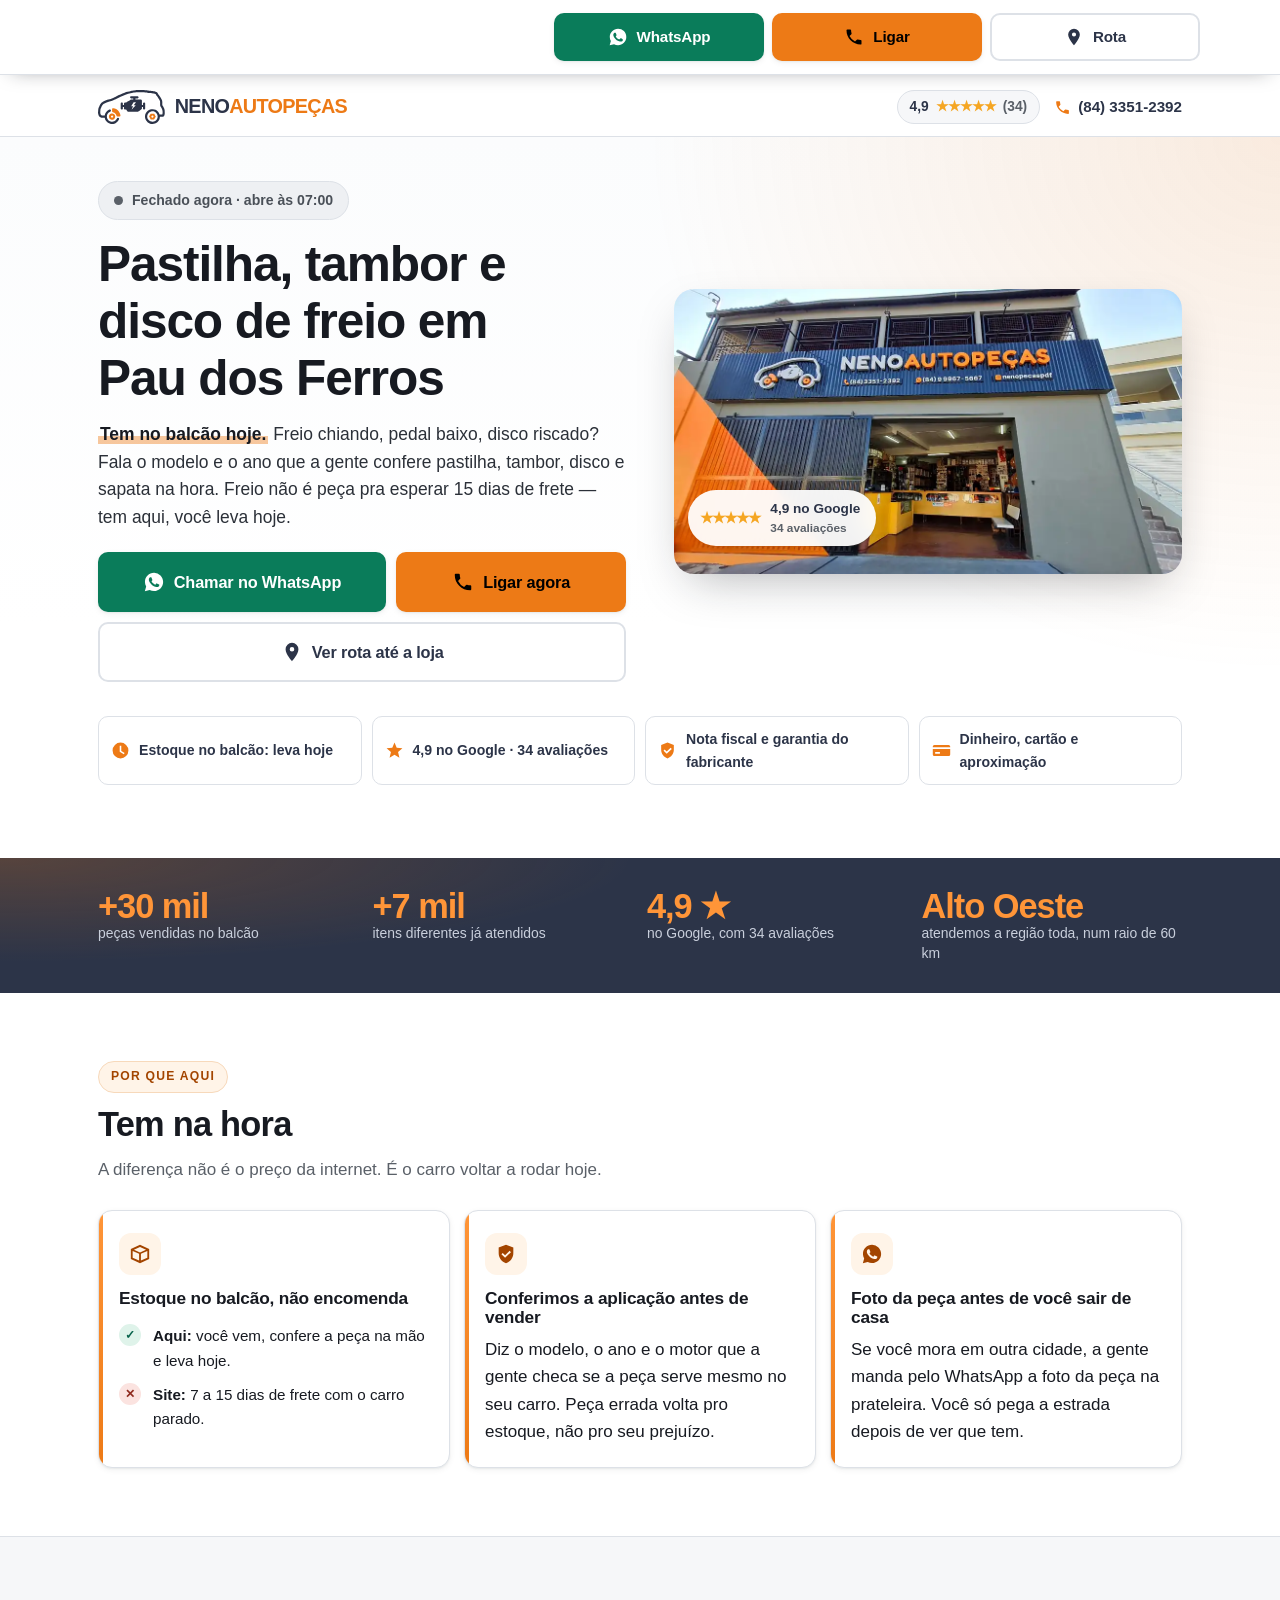
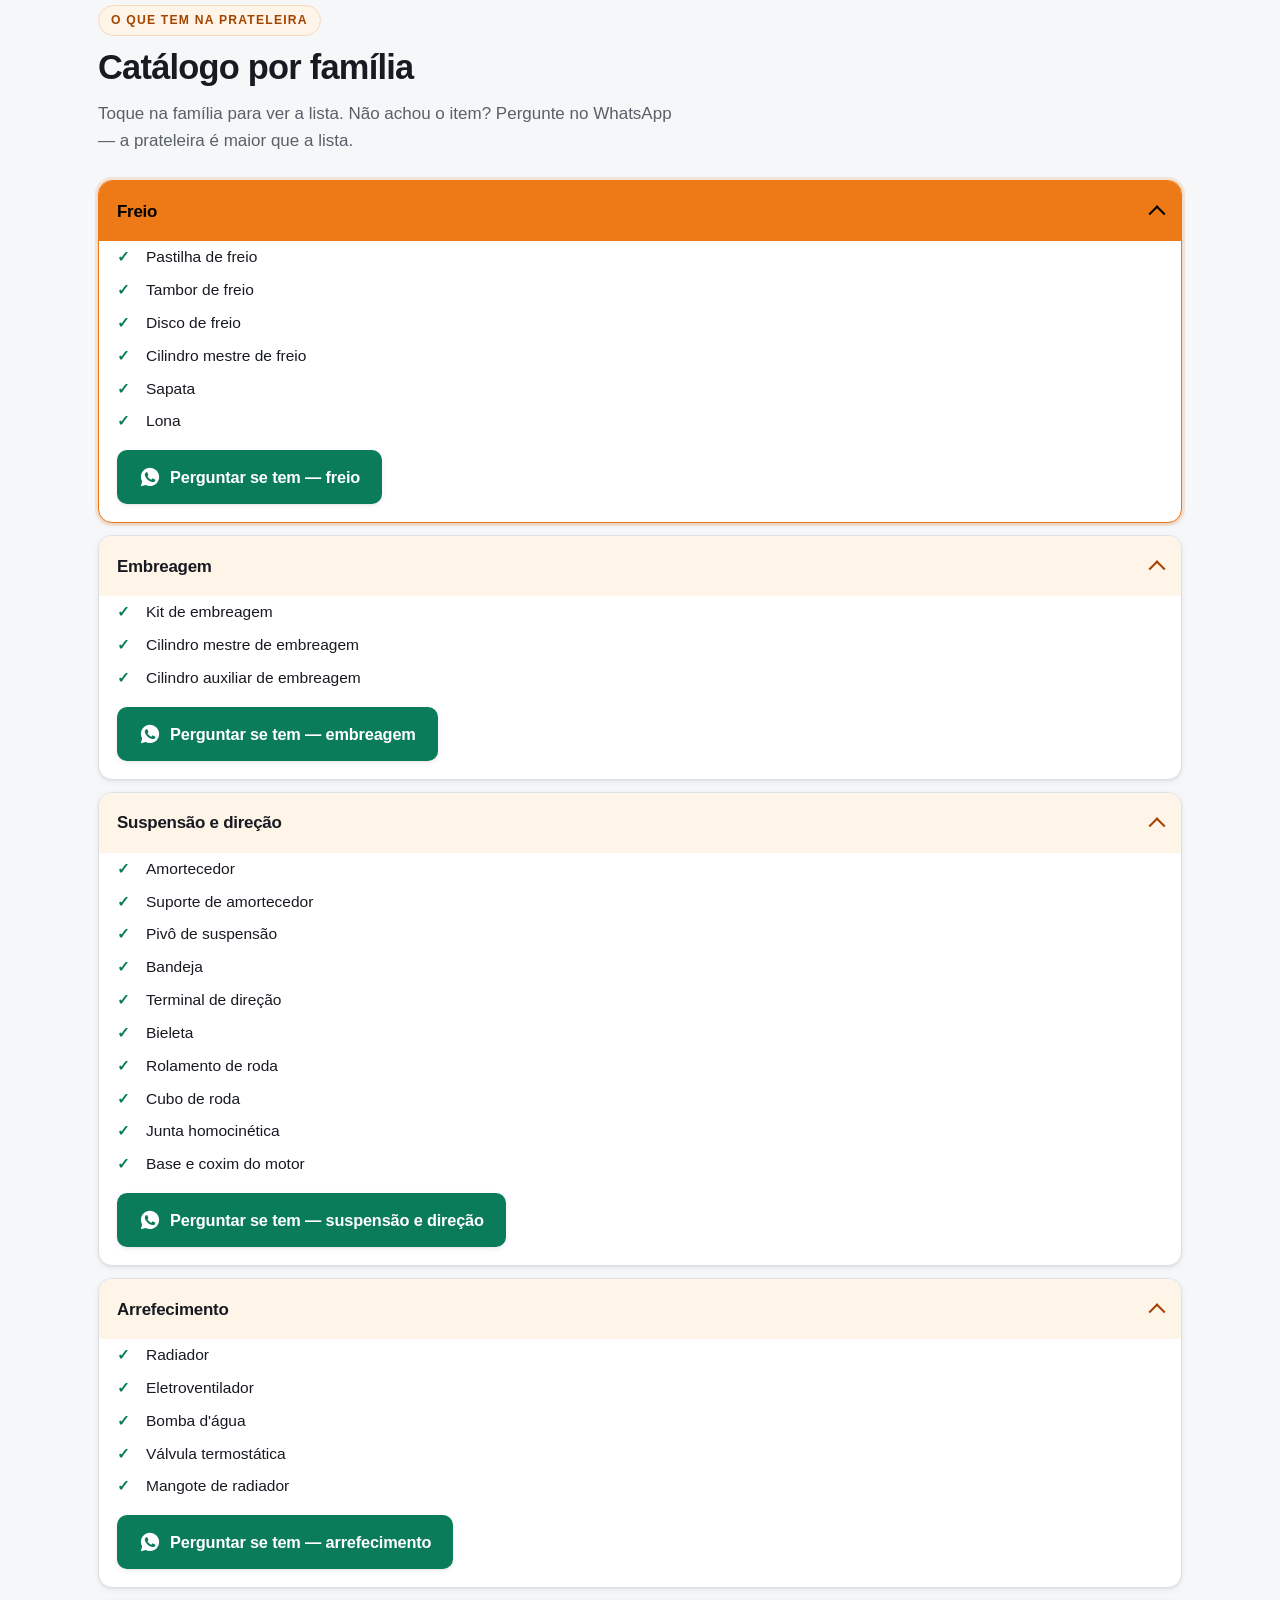
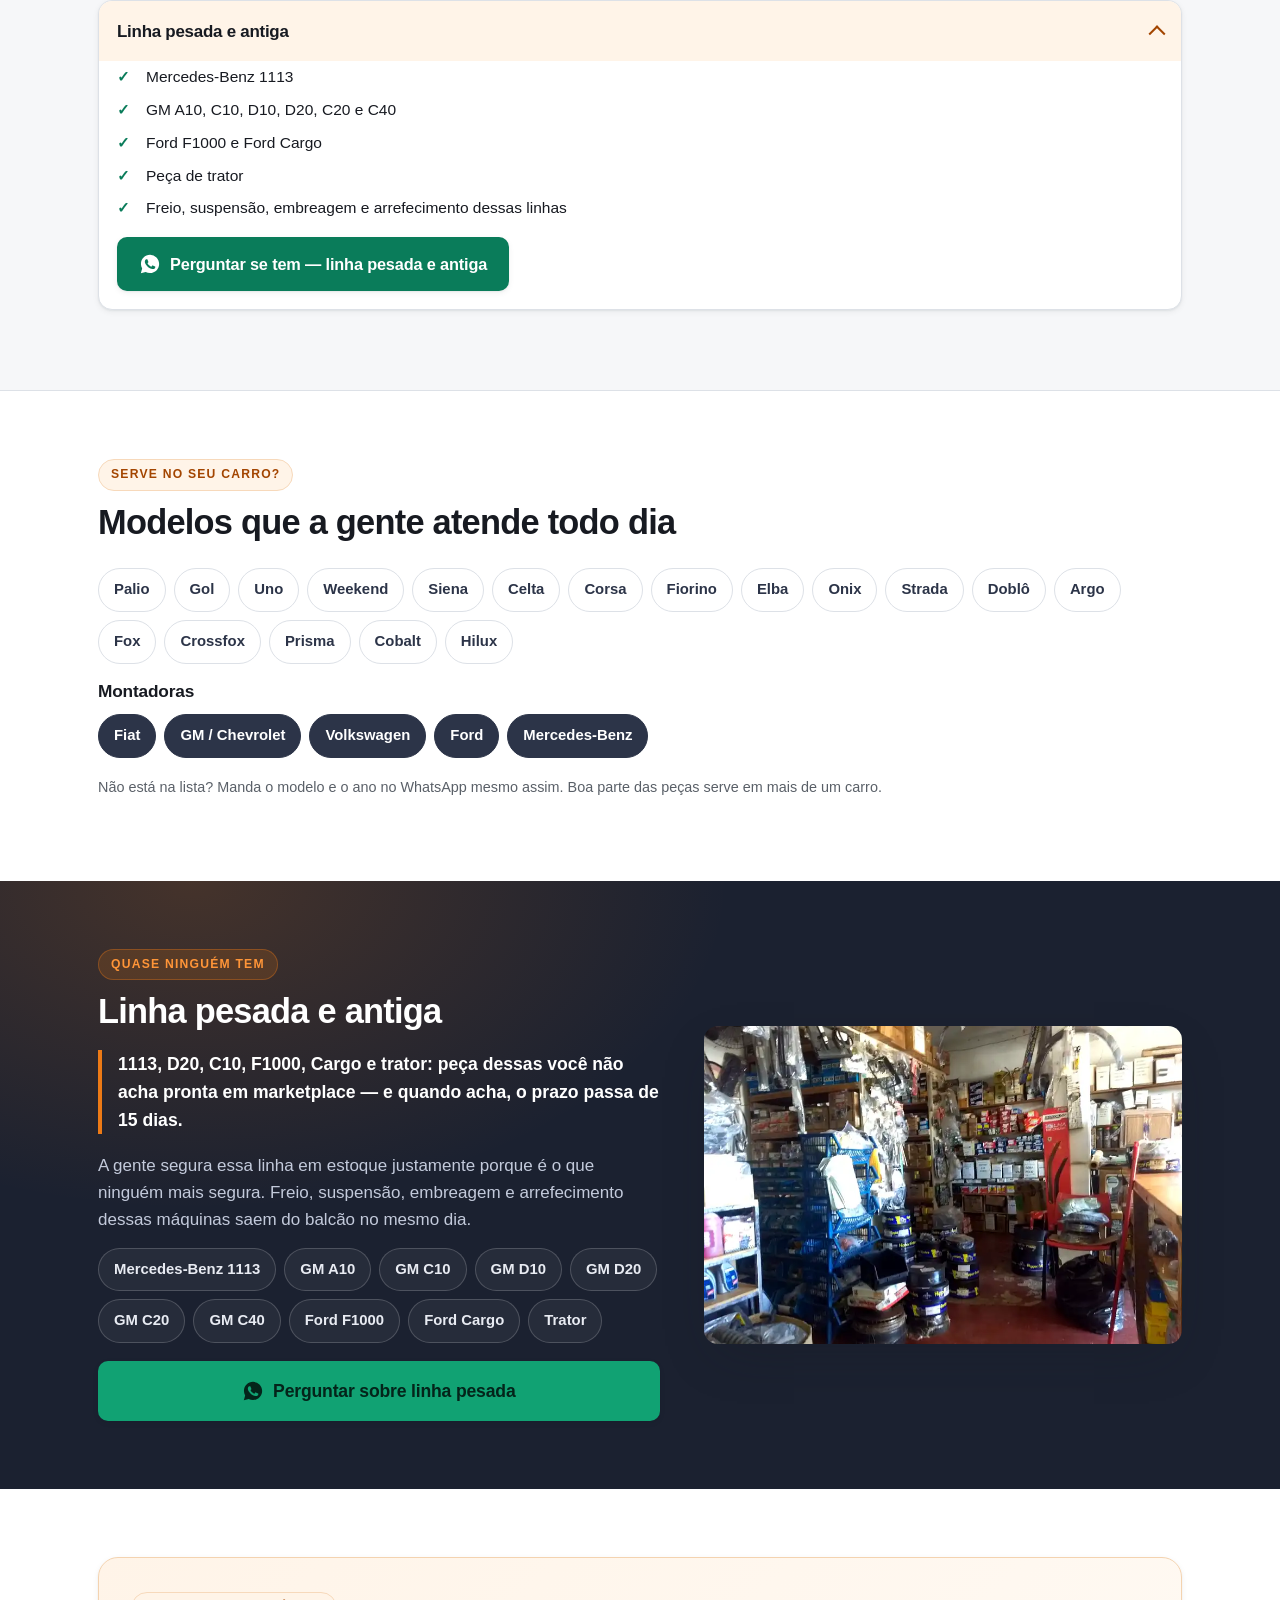
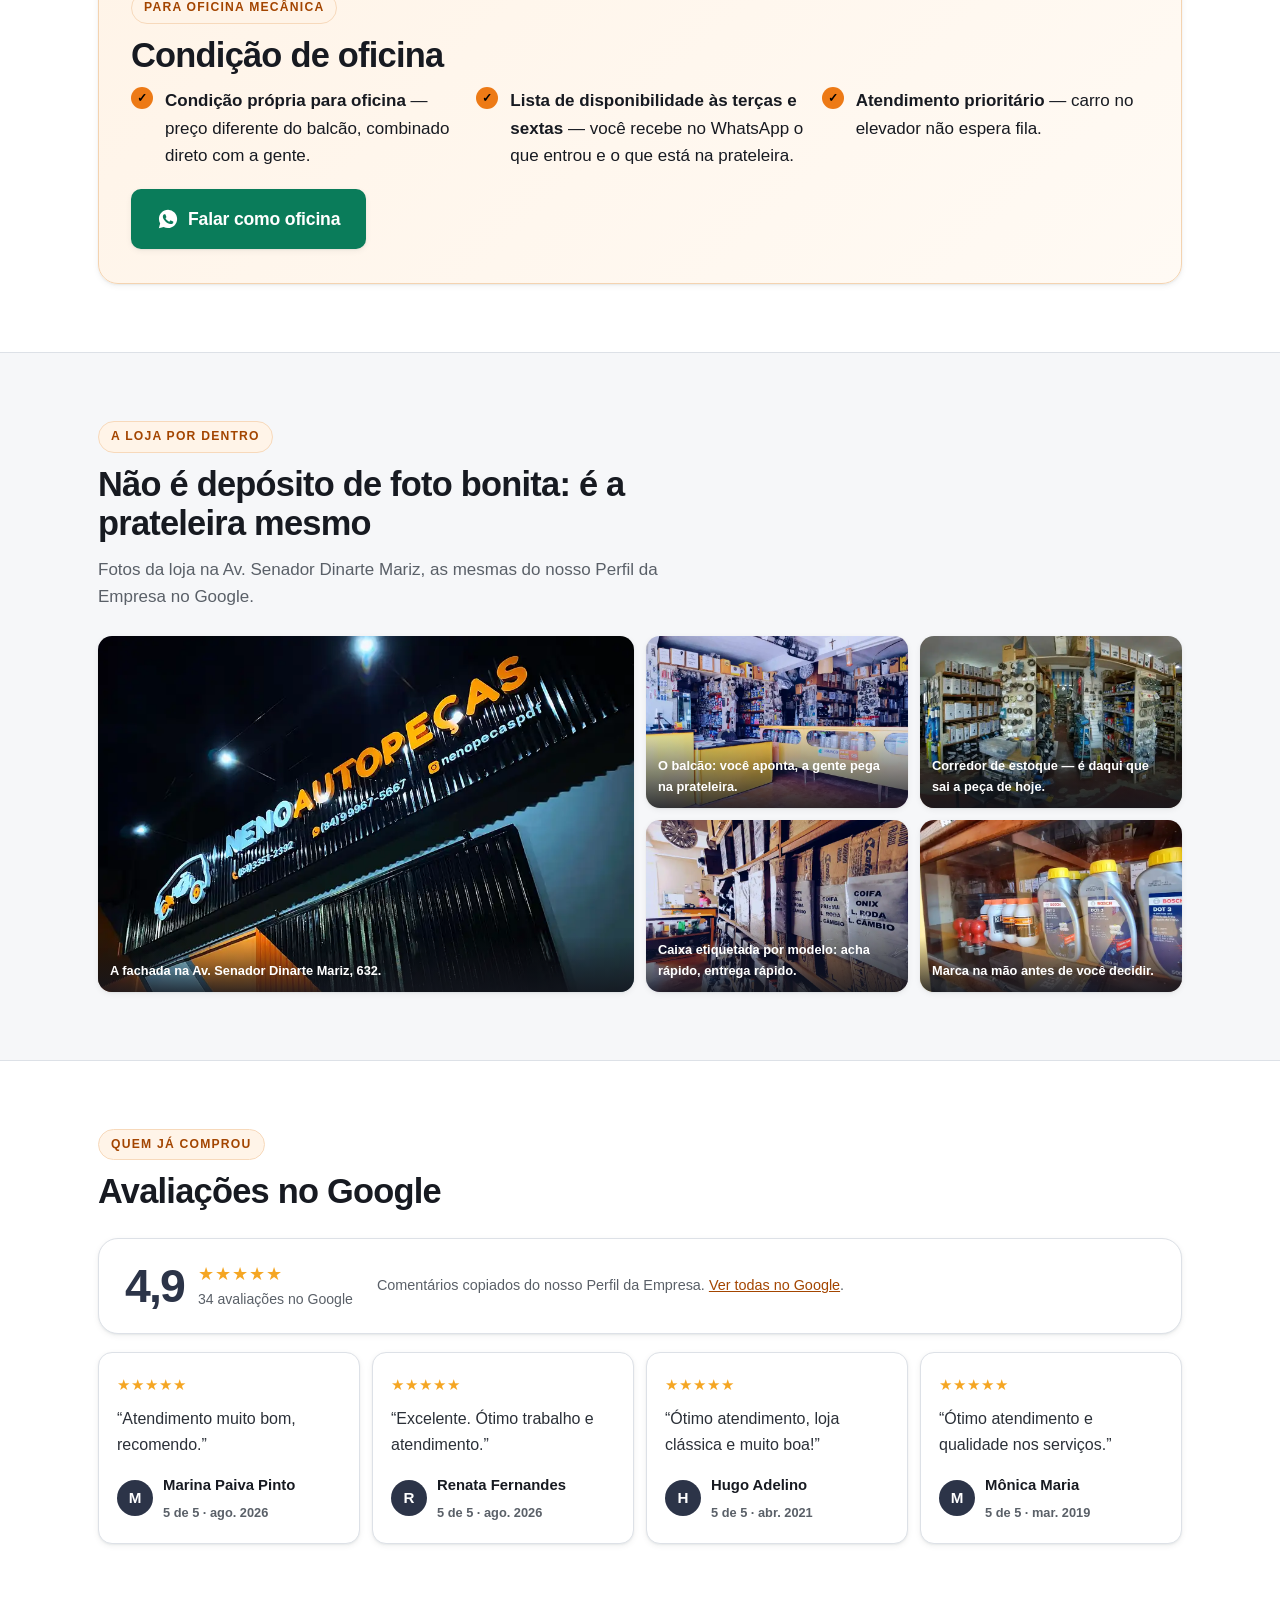
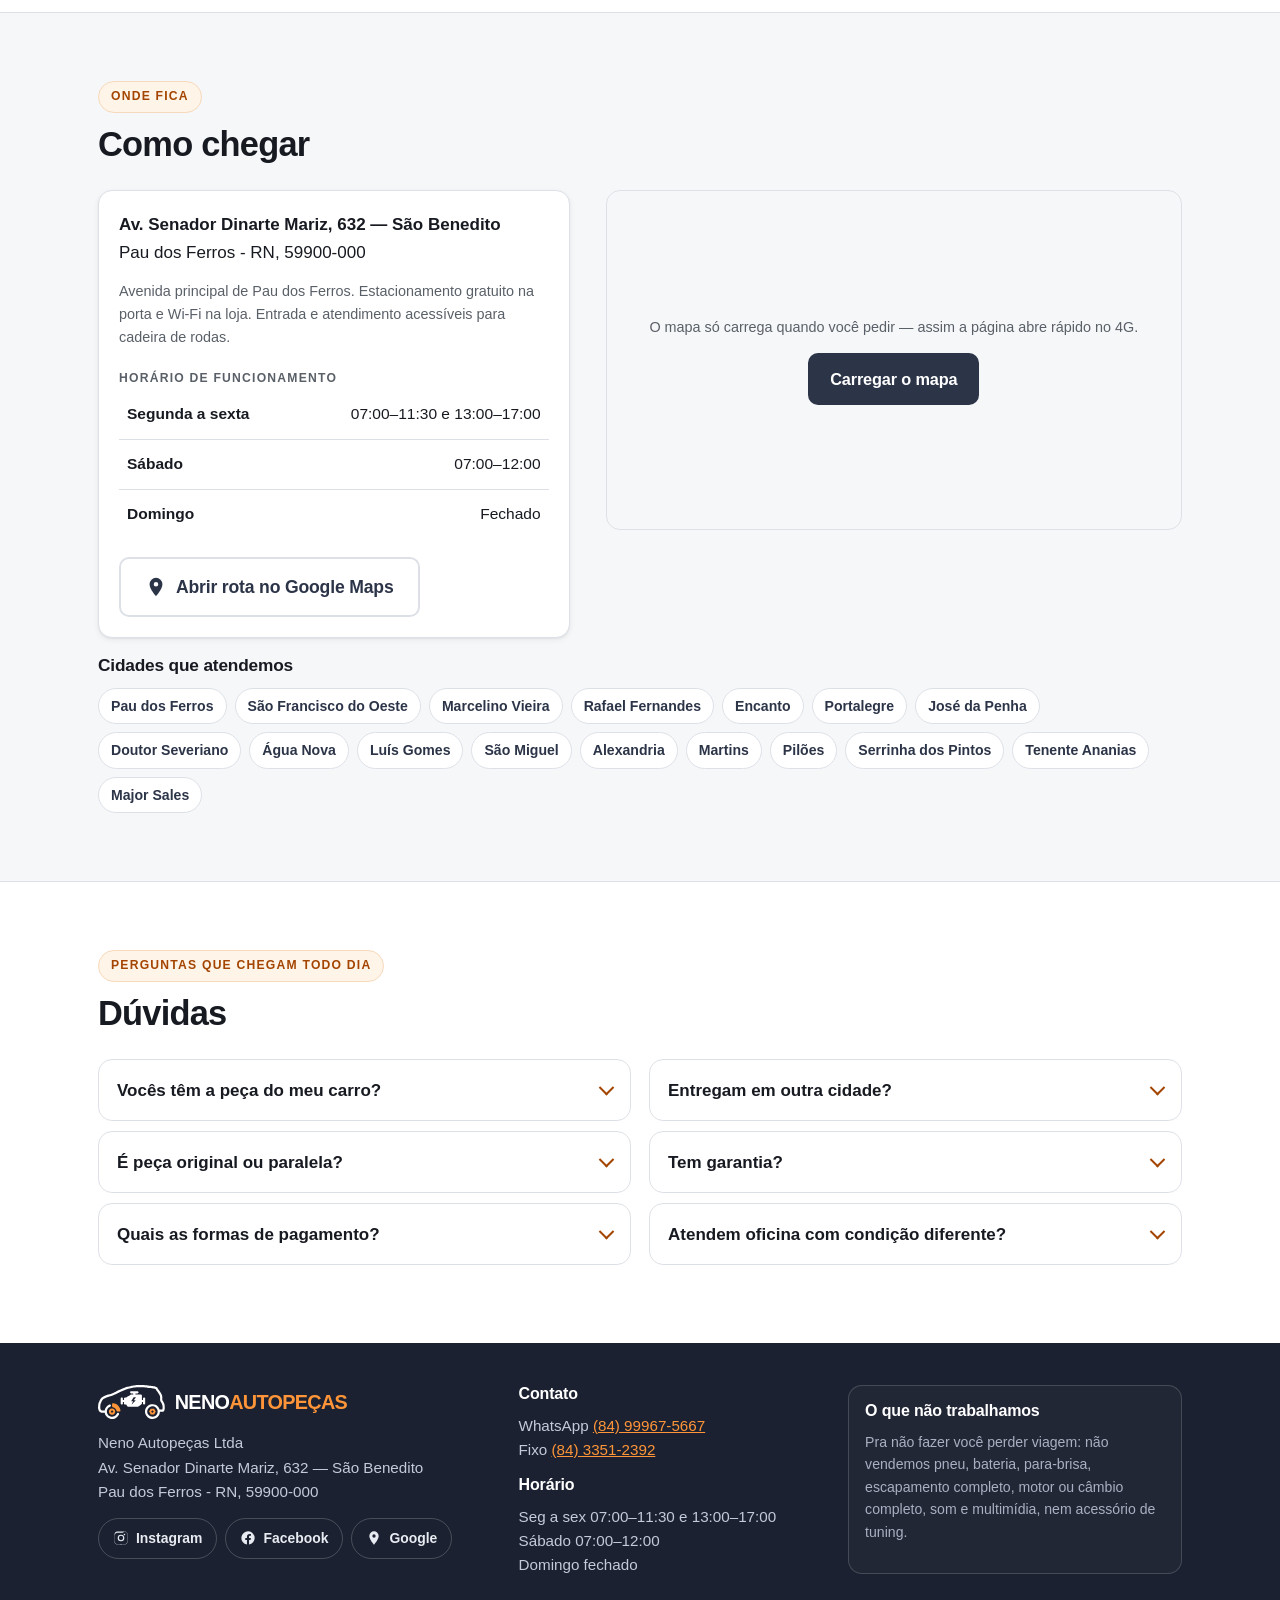
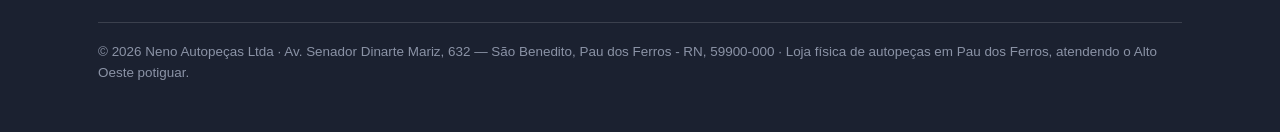
<file: freio.html>
<!DOCTYPE html>
<html lang="pt-BR">
<head>
<meta charset="utf-8">
<meta name="viewport" content="width=device-width, initial-scale=1">
<title>Pastilha, tambor e disco de freio em Pau dos Ferros | Neno Autopeças</title>
<meta name="description" content="Pastilha, tambor, disco, sapata, lona e cilindro mestre de freio em Pau dos Ferros. Peça no balcão hoje. WhatsApp (84) 99967-5667.">
<link rel="canonical" href="https://fernandohf.github.io/neno-autopecas/freio.html">
<meta name="robots" content="index, follow, max-image-preview:large">
<meta name="theme-color" content="#2c3448">
<meta name="geo.region" content="BR-RN">
<meta name="geo.placename" content="Pau dos Ferros">
<meta name="geo.position" content="-6.1180038;-38.2055928">
<meta name="ICBM" content="-6.1180038, -38.2055928">
<meta property="og:type" content="business.business">
<meta property="og:locale" content="pt_BR">
<meta property="og:site_name" content="Neno Autopeças">
<meta property="og:title" content="Pastilha, tambor e disco de freio em Pau dos Ferros | Neno Autopeças">
<meta property="og:description" content="Pastilha, tambor, disco, sapata, lona e cilindro mestre de freio em Pau dos Ferros. Peça no balcão hoje. WhatsApp (84) 99967-5667.">
<meta property="og:url" content="https://fernandohf.github.io/neno-autopecas/freio.html">
<meta property="og:image" content="https://fernandohf.github.io/neno-autopecas/assets/fachada.webp">
<meta property="og:image:width" content="1200">
<meta property="og:image:height" content="630">
<meta name="twitter:card" content="summary_large_image">
<link rel="icon" href="assets/icone.svg">
<link rel="apple-touch-icon" href="assets/icone-180.png">
<link rel="preload" as="image" href="assets/hero-fachada.webp" fetchpriority="high">
<link rel="stylesheet" href="styles.css">

<!-- =====================================================================
     GOOGLE ADS — TAG DE CONVERSÃO (placeholder)
     1) Descomente o bloco abaixo e troque AW-XXXXXXXXX pelo ID da conta.
     2) Em Ferramentas > Conversões, crie 3 ações de conversão
        (WhatsApp, Ligar, Ver rota) e cole cada rótulo no objeto
        NENO_CONVERSOES no fim desta página.
<script async src="https://www.googletagmanager.com/gtag/js?id=AW-XXXXXXXXX"></script>
<script>
  window.dataLayer = window.dataLayer || [];
  function gtag(){dataLayer.push(arguments);}
  gtag('js', new Date());
  gtag('config', 'AW-XXXXXXXXX');
</script>
     ===================================================================== -->

<script type="application/ld+json">
{
 "@context": "https://schema.org",
 "@type": "AutoPartsStore",
 "@id": "https://fernandohf.github.io/neno-autopecas/#loja",
 "name": "Neno Autopeças",
 "legalName": "Neno Autopeças Ltda",
 "url": "https://fernandohf.github.io/neno-autopecas/freio.html",
 "telephone": [
  "+55 84 3351-2392",
  "+55 84 99967-5667"
 ],
 "image": [
  "https://fernandohf.github.io/neno-autopecas/assets/fachada.webp",
  "https://fernandohf.github.io/neno-autopecas/assets/hero-fachada.webp",
  "https://fernandohf.github.io/neno-autopecas/assets/balcao.webp"
 ],
 "logo": "https://fernandohf.github.io/neno-autopecas/assets/fachada.webp",
 "priceRange": "$$",
 "currenciesAccepted": "BRL",
 "paymentAccepted": "Dinheiro, Cartão de crédito, Cartão de débito, Aproximação (NFC)",
 "address": {
  "@type": "PostalAddress",
  "streetAddress": "Av. Senador Dinarte Mariz, 632",
  "addressLocality": "Pau dos Ferros",
  "addressRegion": "RN",
  "postalCode": "59900-000",
  "addressCountry": "BR"
 },
 "geo": {
  "@type": "GeoCoordinates",
  "latitude": -6.1180038,
  "longitude": -38.2055928
 },
 "hasMap": "https://maps.app.goo.gl/zBPvgLzxWstUExD79",
 "openingHoursSpecification": [
  {
   "@type": "OpeningHoursSpecification",
   "dayOfWeek": [
    "Monday",
    "Tuesday",
    "Wednesday",
    "Thursday",
    "Friday"
   ],
   "opens": "07:00",
   "closes": "11:30"
  },
  {
   "@type": "OpeningHoursSpecification",
   "dayOfWeek": [
    "Monday",
    "Tuesday",
    "Wednesday",
    "Thursday",
    "Friday"
   ],
   "opens": "13:00",
   "closes": "17:00"
  },
  {
   "@type": "OpeningHoursSpecification",
   "dayOfWeek": [
    "Saturday"
   ],
   "opens": "07:00",
   "closes": "12:00"
  }
 ],
 "aggregateRating": {
  "@type": "AggregateRating",
  "ratingValue": "4.9",
  "reviewCount": 34,
  "bestRating": "5",
  "worstRating": "1"
 },
 "review": [
  {
   "@type": "Review",
   "author": {
    "@type": "Person",
    "name": "Marina Paiva Pinto"
   },
   "reviewRating": {
    "@type": "Rating",
    "ratingValue": "5",
    "bestRating": "5"
   },
   "reviewBody": "Atendimento muito bom, recomendo."
  },
  {
   "@type": "Review",
   "author": {
    "@type": "Person",
    "name": "Renata Fernandes"
   },
   "reviewRating": {
    "@type": "Rating",
    "ratingValue": "5",
    "bestRating": "5"
   },
   "reviewBody": "Excelente. Ótimo trabalho e atendimento."
  },
  {
   "@type": "Review",
   "author": {
    "@type": "Person",
    "name": "Hugo Adelino"
   },
   "reviewRating": {
    "@type": "Rating",
    "ratingValue": "5",
    "bestRating": "5"
   },
   "reviewBody": "Ótimo atendimento, loja clássica e muito boa!"
  },
  {
   "@type": "Review",
   "author": {
    "@type": "Person",
    "name": "Mônica Maria"
   },
   "reviewRating": {
    "@type": "Rating",
    "ratingValue": "5",
    "bestRating": "5"
   },
   "reviewBody": "Ótimo atendimento e qualidade nos serviços."
  }
 ],
 "areaServed": [
  {
   "@type": "City",
   "name": "Pau dos Ferros",
   "addressRegion": "RN"
  },
  {
   "@type": "City",
   "name": "São Francisco do Oeste",
   "addressRegion": "RN"
  },
  {
   "@type": "City",
   "name": "Marcelino Vieira",
   "addressRegion": "RN"
  },
  {
   "@type": "City",
   "name": "Rafael Fernandes",
   "addressRegion": "RN"
  },
  {
   "@type": "City",
   "name": "Encanto",
   "addressRegion": "RN"
  },
  {
   "@type": "City",
   "name": "Portalegre",
   "addressRegion": "RN"
  },
  {
   "@type": "City",
   "name": "José da Penha",
   "addressRegion": "RN"
  },
  {
   "@type": "City",
   "name": "Doutor Severiano",
   "addressRegion": "RN"
  },
  {
   "@type": "City",
   "name": "Água Nova",
   "addressRegion": "RN"
  },
  {
   "@type": "City",
   "name": "Luís Gomes",
   "addressRegion": "RN"
  },
  {
   "@type": "City",
   "name": "São Miguel",
   "addressRegion": "RN"
  },
  {
   "@type": "City",
   "name": "Alexandria",
   "addressRegion": "RN"
  },
  {
   "@type": "City",
   "name": "Martins",
   "addressRegion": "RN"
  },
  {
   "@type": "City",
   "name": "Pilões",
   "addressRegion": "RN"
  },
  {
   "@type": "City",
   "name": "Serrinha dos Pintos",
   "addressRegion": "RN"
  },
  {
   "@type": "City",
   "name": "Tenente Ananias",
   "addressRegion": "RN"
  },
  {
   "@type": "City",
   "name": "Major Sales",
   "addressRegion": "RN"
  }
 ],
 "sameAs": [
  "https://www.facebook.com/nenoautopecaspdf",
  "https://www.instagram.com/nenopecaspdf/"
 ]
}
</script>
<script type="application/ld+json">
{
 "@context": "https://schema.org",
 "@type": "FAQPage",
 "mainEntity": [
  {
   "@type": "Question",
   "name": "Vocês têm a peça do meu carro?",
   "acceptedAnswer": {
    "@type": "Answer",
    "text": "Manda no WhatsApp o modelo, o ano e o motor — de preferência uma foto do documento ou da peça velha. A gente confere a aplicação e responde se tem aqui, junto com a foto da peça na prateleira. Se não tiver, a gente fala na hora, sem enrolar."
   }
  },
  {
   "@type": "Question",
   "name": "Entregam em outra cidade?",
   "acceptedAnswer": {
    "@type": "Answer",
    "text": "Fazemos entrega. Para as cidades do Alto Oeste a gente combina o envio no WhatsApp — muita gente também manda buscar com quem vem a Pau dos Ferros no mesmo dia. O combinado sai por escrito antes de você pagar."
   }
  },
  {
   "@type": "Question",
   "name": "É peça original ou paralela?",
   "acceptedAnswer": {
    "@type": "Answer",
    "text": "Trabalhamos com as duas. A gente diz qual é qual antes de vender, com a marca na mão, e o preço muda conforme a escolha. Quem decide é você — só não vendemos peça sem dizer o que é."
   }
  },
  {
   "@type": "Question",
   "name": "Tem garantia?",
   "acceptedAnswer": {
    "@type": "Answer",
    "text": "Tem. Toda peça sai com nota e com a garantia do fabricante. Deu problema dentro do prazo, traz na loja com a nota que a gente resolve no balcão."
   }
  },
  {
   "@type": "Question",
   "name": "Quais as formas de pagamento?",
   "acceptedAnswer": {
    "@type": "Answer",
    "text": "Dinheiro, cartão de crédito e de débito (VISA e MasterCard) e pagamento por aproximação no celular. Não é preciso agendar nada: chega e é atendido."
   }
  },
  {
   "@type": "Question",
   "name": "Atendem oficina com condição diferente?",
   "acceptedAnswer": {
    "@type": "Answer",
    "text": "Sim. Oficina mecânica tem condição própria, atendimento prioritário no balcão e entra na lista de disponibilidade que mandamos às terças e sextas. Chame no WhatsApp dizendo que é oficina."
   }
  }
 ]
}
</script>
</head>
<body data-grupo="freio">
<a class="pular" href="#conteudo">Pular para o conteúdo</a>

<!-- 1. BARRA FIXA DE AÇÃO — rodapé no mobile, topo no desktop -->
<nav class="barra" aria-label="Contato rápido">
 <div class="barra-grade">
  <a class="btn btn-zap" href="https://wa.me/5584999675667?text=Ol%C3%A1%21%20Vim%20pelo%20Google.%20Preciso%20de%20pe%C3%A7a%20de%20freio%20%28pastilha%2C%20tambor%20ou%20disco%29%20para%3A%20%28modelo%20e%20ano%20do%20carro%29" data-cta="whatsapp" rel="noopener"><svg viewBox="0 0 24 24" aria-hidden="true"><path d="M12.04 2C6.58 2 2.13 6.45 2.13 11.91c0 1.75.46 3.45 1.32 4.95L2 22l5.25-1.38a9.9 9.9 0 0 0 4.79 1.22h.01c5.46 0 9.91-4.45 9.91-9.91 0-2.65-1.03-5.14-2.9-7.01A9.82 9.82 0 0 0 12.04 2Zm5.8 14.13c-.25.69-1.44 1.32-1.98 1.37-.53.05-1.02.24-3.44-.72-2.9-1.14-4.74-4.1-4.88-4.29-.14-.19-1.16-1.54-1.16-2.94 0-1.4.73-2.09.99-2.37.26-.29.57-.36.76-.36.19 0 .38 0 .55.01.18.01.41-.07.64.49.24.58.81 2 .88 2.14.07.14.12.31.02.5-.09.19-.14.31-.28.48-.14.17-.29.37-.42.5-.14.14-.28.29-.12.57.16.29.72 1.19 1.55 1.93 1.07.95 1.97 1.25 2.25 1.39.28.14.44.12.6-.07.17-.19.69-.81.88-1.09.19-.29.37-.24.62-.14.25.09 1.61.76 1.89.9.28.14.46.21.53.33.07.12.07.69-.18 1.37Z"/></svg> WhatsApp</a>
  <a class="btn btn-ligar" href="tel:+558433512392" data-cta="ligar"><svg viewBox="0 0 24 24" aria-hidden="true"><path d="M6.62 10.79a15.05 15.05 0 0 0 6.59 6.59l2.2-2.2a1 1 0 0 1 1.03-.24c1.12.37 2.33.57 3.56.57a1 1 0 0 1 1 1V20a1 1 0 0 1-1 1C10.4 21 3 13.6 3 4a1 1 0 0 1 1-1h3.5a1 1 0 0 1 1 1c0 1.24.2 2.44.57 3.57a1 1 0 0 1-.25 1.02l-2.2 2.2Z"/></svg> Ligar</a>
  <a class="btn btn-rota" href="https://www.google.com/maps/dir/?api=1&destination=Neno+Autope%C3%A7as%2C+Av.+Senador+Dinarte+Mariz%2C+632%2C+Pau+dos+Ferros+-+RN%2C+59900-000" data-cta="rota" target="_blank" rel="noopener"><svg viewBox="0 0 24 24" aria-hidden="true"><path d="M12 2a7 7 0 0 0-7 7c0 5.25 7 13 7 13s7-7.75 7-13a7 7 0 0 0-7-7Zm0 9.5A2.5 2.5 0 1 1 12 6.5a2.5 2.5 0 0 1 0 5Z"/></svg> Rota</a>
 </div>
</nav>

<header class="topo">
 <div class="env">
  <span class="marca"><svg viewBox="0 0 160 81.5" aria-hidden="true"><path fill="#2c3448" d="M129.6 81.5c-.3 0-.6-.1-.9-.1-1.2-.1-2.4-.3-3.5-.7-.9-.3-1.8-.6-2.6-1.1-1.4-.6-2.6-1.5-3.8-2.4-1.2-1.2-2.3-2.4-3.3-3.9-1-1.5-1.7-3.2-2.2-4.9-.2-1-.5-2.1-.5-3.2-.1-.9-.1-1.9 0-2.8 0-1.4.3-2.7.7-4 .3-.9.6-1.8 1.1-2.7.6-1.3 1.5-2.6 2.5-3.7 1.5-1.7 3.2-3.1 5.2-4.2 1.7-.8 3.5-1.4 5.4-1.7 1.2-.2 2.4-.3 3.7-.2 2.3 0 4.5.6 6.6 1.5 1.6.8 3 1.7 4.3 2.9 1.7 1.5 3.1 3.2 4.1 5.2.5 1 1 2.1 1.3 3.2 0 .1 0 .1 0 .2.1 0 .2 0 .3 0 .8 0 1.5 0 2.3 0 1.1 0 2.2.1 3.4.1.1 0 .2 0 .3 0 .1-.1.2-.3.2-.4.3-.8.5-1.6.5-2.5.1-.5.1-1 .2-1.6 0-.5 0-.9 0-1.4 0-1.2-.1-2.3-.3-3.4-.4-1.8-1-3.6-1.8-5.3-.6-1.2-1.3-2.3-2-3.4-.4-.6-.8-1.2-1.1-1.8-.2-.5-.3-1-.5-1.6-.1-.7-.3-1.3-.3-2 0-.7 0-1.4 0-2 0 0 0 0 0-.1 0-1.2.1-2.5 0-3.8 0-.7 0-1.4-.1-2-.1-.4-.2-.8-.4-1.2-.4-1.3-1-2.5-1.7-3.7-.8-1.5-1.7-2.9-2.7-4.3-.9-1.4-1.9-2.6-2.9-3.9-.8-1.1-1.6-2.1-2.2-3.4-.1-.1-.1-.3-.2-.5-.2-.4-.3-.7-.4-1-.1-.1-.2-.2-.3-.3-.7-.3-1.4-.5-2.2-.7-1.2-.2-2.5-.5-3.8-.6-1.7-.3-3.5-.5-5.2-.8-1.2-.1-2.5-.3-3.7-.4-1.6-.2-3.2-.4-4.9-.6-.9-.1-1.8-.2-2.7-.3-1-.1-2.1-.1-3.1-.2-.8-.1-1.7-.2-2.5-.2-.8-.1-1.5-.1-2.3-.1-1-.1-2-.1-3.1-.2-.4 0-.8 0-1.2 0-1.4 0-2.8 0-4.2 0-.9 0-1.8.1-2.6.1-.7 0-1.4 0-2.1.1-.8 0-1.6.1-2.5.1-.7.1-1.5.2-2.3.3-.7 0-1.3.1-1.9.2-1.3.2-2.7.4-3.9.6-1.9.3-3.8.6-5.6 1-1.9.5-3.8.9-5.7 1.5-2.3.6-4.5 1.3-6.7 2.1-1.9.7-3.8 1.4-5.6 2.3-2 .8-4 1.7-6 2.6-1.5.7-3.1 1.5-4.6 2.2-1.7.8-3.3 1.6-5 2.4-1.3.6-2.7 1.3-4.1 2-1.6.8-3.3 1.5-5 2.2-1 .5-2.1.9-3.2 1.2-1.6.4-3.2.8-4.7 1.3-2.4.6-4.7 1.4-7 2.3-1.7.6-3.4 1.3-5 2.3-.9.4-1.7 1-2.5 1.6-.8.7-1.5 1.5-2.2 2.4-.9 1-1.6 2.2-2.2 3.5-.2.5-.4 1.2-.6 1.8-.5 1-.9 1.9-1.4 2.9-.2.5-.4 1-.6 1.5-.1.3-.1.6-.2.9 0 .5-.1 1-.1 1.4-.1.9-.1 1.7-.2 2.5 0 .8-.1 1.5-.1 2.3 0 .6 0 1.2 0 1.8 0 1.3.3 2.5.8 3.6.2.4.4.8.6 1.2.1.3.4.5.7.7.6.3 1.1.5 1.7.7.2 0 .4.1.7.1 1 0 1.9 0 2.9 0 .1 0 .1 0 .2 0 .7 0 1.5 0 2.3 0 .2 0 .4-.1.7-.1.1-.4.2-.8.3-1.2.3-1.4.7-2.7 1.4-4 .7-1.4 1.5-2.6 2.5-3.7 1.4-1.7 3-3 4.9-4 .7-.4 1.4-.7 2.2-1 1.7-.6 3.4.5 3.6 2.2.1 1.3-.7 2.4-1.8 2.8-1.5.6-2.9 1.5-4.1 2.6-1.1 1.1-2 2.3-2.6 3.6-.6 1.2-1 2.4-1.1 3.7-.1.5-.1 1-.1 1.5-.1 2.1.4 4.2 1.4 6.1.5 1 1.2 2 2 2.8 1 1.1 2.2 2 3.6 2.6 1.3.7 2.7 1.1 4.2 1.2 2.3.2 4.5-.1 6.5-1.1 1.3-.5 2.4-1.3 3.4-2.2 1.1-1.1 2-2.4 2.7-3.8.1-.2.2-.5.3-.8.4-.9 1.1-1.5 2.1-1.7 1.5-.3 2.7.7 3 2 0 .1.1.3.1.5 0 .4-.1.8-.2 1.1-.7 1.9-1.7 3.5-2.9 5-1.6 1.8-3.4 3.3-5.5 4.4-1.7.9-3.5 1.5-5.4 1.8-.5.1-.9.1-1.4.2-.2 0-.4 0-.5 0-.6 0-1.3 0-1.9 0-.2 0-.3 0-.5 0-.5-.1-1-.1-1.4-.2-2.1-.3-4-1-5.8-2-1.9-1.1-3.6-2.5-5-4.2-1.1-1.2-1.9-2.5-2.6-3.9-.5-1.1-.9-2.2-1.1-3.4-.1-.4-.2-.9-.3-1.4-.1 0-.1 0-.2 0-.4 0-.8 0-1.1 0-.5 0-.9 0-1.4 0-.9 0-1.9 0-2.9 0-.2 0-.5 0-.7-.1-1 0-2-.3-2.9-.5-1.8-.6-3.2-1.6-4.3-3.1-.5-.6-.9-1.3-1.2-2.1-.3-.7-.5-1.4-.7-2.2-.2-.9-.4-1.7-.5-2.7-.1-.2-.1-.5-.2-.7 0-.6 0-1.2 0-1.9.1-.1.1-.2.1-.3 0-.2.1-.4.1-.6.1-1 .2-1.9.2-2.8.1-.8.2-1.6.2-2.4.1-1 .2-1.9.4-2.9.2-.7.4-1.4.8-2 .7-1.3 1.2-2.6 1.7-3.9.3-.7.6-1.4.9-2 .4-1 1-1.8 1.6-2.6.8-1.3 1.8-2.4 2.9-3.4.9-.8 1.8-1.4 2.7-2 1.5-1.1 3.1-1.9 4.8-2.6 1.9-.8 3.8-1.4 5.7-2 1.9-.6 3.9-1.2 5.8-1.7 1.8-.5 3.5-1 5.2-1.7 2.2-.9 4.3-2 6.5-3 1.2-.6 2.4-1.2 3.7-1.8 2.2-1 4.5-2.1 6.7-3.2 1.7-.7 3.3-1.5 5-2.2 1.7-.8 3.4-1.5 5.1-2.2 1.6-.6 3.1-1.2 4.7-1.8 1.8-.7 3.6-1.2 5.5-1.7 1.2-.3 2.3-.6 3.5-.9 1-.3 2-.5 3.1-.7 1.2-.3 2.4-.6 3.6-.8 1.2-.2 2.4-.4 3.5-.6.9-.1 1.8-.3 2.7-.4 1.3-.2 2.5-.3 3.8-.5 1.2-.1 2.3-.2 3.5-.3.7 0 1.3 0 2 0 .3 0 .6 0 .8 0 .1 0 .2-.1.2-.1 2.7 0 5.3 0 8 0 .4 0 .8 0 1.2 0 1 .1 2.1.1 3.1.2 1 0 2 .1 3 .1 1.3.2 2.5.3 3.8.4.9.1 1.8.3 2.7.4 1.2.1 2.4.2 3.6.4.8.1 1.7.2 2.6.3 1.1.1 2.2.3 3.3.4.8.1 1.6.2 2.4.3 1.5.2 3 .4 4.5.7 1 .2 2 .4 3 .7 1.1.2 2.2.6 3.1 1.3.9.6 1.5 1.5 2 2.4.2.4.2.7.4 1.1.5.9 1 1.8 1.7 2.6 1.2 1.5 2.4 3.1 3.5 4.8 1 1.5 2 3 2.8 4.6.9 1.7 1.7 3.4 2.1 5.2.2 1.1.4 2.2.4 3.2.1.8 0 1.6 0 2.4 0 .7-.1 1.5-.1 2.2 0 .5.1 1 .1 1.5 0 .6.1 1.2.4 1.7.3.6.7 1.1 1 1.7.7 1 1.4 2.1 1.9 3.2.7 1.2 1.2 2.6 1.6 3.9.2.8.4 1.6.6 2.4.1.7.1 1.4.2 2.1 0 .7 0 1.3 0 2 0 .4 0 .7 0 1.1 0 .1.1.1.1.2 0 1.1 0 2.3 0 3.5-.1.2 0 .4-.1.6-.1.6-.2 1.2-.4 1.8-.2 1.2-.6 2.4-1.4 3.4-.4.4-.8.8-1.4 1-.8.4-1.7.5-2.5.5-1.2 0-2.3 0-3.4-.1-.6 0-1.2 0-1.8 0-.2 0-.4 0-.6 0 0 .2 0 .4-.1.6 0 .4 0 .8-.1 1.2-.1 1.1-.4 2.3-.7 3.3-.5 1.6-1.3 3.1-2.2 4.5-.9 1.3-1.9 2.4-3.1 3.4-1.2 1-2.5 1.9-3.9 2.6-1.3.6-2.7 1.1-4.1 1.3-.7.2-1.5.3-2.2.4-.2 0-.3 0-.5 0-.6 0-1.3 0-1.9 0zm9.9-26.6c-.3-.2-.5-.4-.7-.6-.9-.9-1.9-1.5-3-2-1.8-.8-3.6-1.2-5.6-1.1-.9 0-1.8.1-2.7.3-2.3.6-4.3 1.8-6 3.5-1 1.1-1.8 2.3-2.4 3.6-.7 1.6-1.1 3.3-1.1 5.1 0 .7.1 1.3.2 2 .2 1.2.5 2.3 1 3.3.7 1.4 1.6 2.7 2.7 3.7 1.1 1.1 2.3 1.9 3.7 2.5 1.9.8 3.9 1.1 5.9 1 1.5-.2 3-.5 4.4-1.2 1.6-.8 2.9-1.8 4.1-3.1.9-1 1.6-2.2 2.1-3.5.7-1.6 1-3.3.9-5 0-1.1-.1-2.1-.4-3.1-.6-2-1.6-3.8-3.1-5.4z"/><path fill="#2c3448" d="M59.3 45.5c-.5.8-1.2 1.3-2.2 1.3-.7 0-1.3-.2-1.8-.7-.6-.5-.9-1.1-.9-1.8 0-4 0-8 0-12 0-1 .7-2 1.8-2.3 1-.3 1.9-.1 2.7.6.5.5.7 1.1.7 1.8.1 1 0 2 0 3 0 .1 0 .2 0 .3.9 0 1.8 0 2.7 0 0-.1 0-.2 0-.2 0-1.1 0-2.1 0-3.1-.1-1.1.8-2.2 2-2.5.1 0 .3 0 .5 0 .8 0 1.6 0 2.4 0 .2 0 .3-.1.5-.2 1.4-.9 2.9-1.8 4.4-2.7 1.7-1.1 3.5-2.2 5.3-3.3.2-.1.5-.3.7-.5.5-.3.9-.4 1.5-.4 1.5 0 3.1 0 4.6 0 .1 0 .2 0 .3 0 0-.9 0-1.7 0-2.6-.1 0-.2 0-.3 0-1.6 0-3.1 0-4.7 0-1.4 0-2.5-1.2-2.5-2.6 0-.7.2-1.3.7-1.8.4-.5 1-.8 1.8-.8 2.8 0 5.7 0 8.6 0 2.2 0 4.4 0 6.6 0 1.2-.1 2.3.8 2.5 2.1.2.9 0 1.7-.7 2.3-.4.5-1 .8-1.8.8-1.5 0-3.1 0-4.6 0-.1 0-.2 0-.4 0 0 .8 0 1.7 0 2.6.1 0 .3 0 .4 0 4.2 0 8.4 0 12.6 0 1.1 0 2.3.8 2.5 2.1.1.2.1.3.1.4 0 3.4 0 6.7 0 10.1 0 .1 0 .2 0 .3.8 0 1.7 0 2.6 0 0-.1 0-.2 0-.3 0-1 0-2 0-3-.1-1 .7-2.2 1.9-2.5.9-.2 1.8 0 2.5.7.5.5.8 1.1.8 1.8 0 3.9 0 7.9 0 11.8 0 1.4-1.2 2.6-2.6 2.6-.7 0-1.3-.2-1.8-.7-.5-.5-.8-1-.8-1.8 0-1 0-2 0-3.1 0-.1 0-.1 0-.2-.9 0-1.8 0-2.6 0 0 .1 0 .1 0 .2 0 1 0 2 0 3 0 .9-.4 1.6-1.2 2.2-1 .7-2 1.4-3 2.1-1.5 1-3 2.1-4.6 3.2-.1.1-.3.2-.5.3-.4.3-.8.4-1.3.4-7.3 0-14.7 0-22.1 0-.9 0-1.6-.4-2.1-1.2-1-1.4-1.9-2.8-2.9-4.2-.1-.2-.2-.2-.4-.2-.8 0-1.6 0-2.4 0-1.4 0-2.5-1.2-2.5-2.5 0-1.1 0-2.1 0-3.2 0 0 0-.1 0-.1-.9 0-1.8 0-2.7 0 0 .1 0 .1 0 .2 0 1 0 2 .1 3 0 .5-.2.9-.4 1.3zm30.8-8.1c.1-.2.3-.4.5-.6-.9 0-1.7 0-2.5 0-.8 0-1.6 0-2.5 0 1.9-2.5 3.7-5 5.5-7.5-1.9 0-3.8 0-5.7 0-1.9 3.1-3.9 6.3-5.8 9.4 1.6 0 3.2 0 4.7 0-.6 1.4-1.2 2.8-1.8 4.1-.6 1.4-1.2 2.8-1.8 4.2.1 0 .1 0 .1 0 .1-.1.2-.2.3-.3.3-.4.7-.7 1-1.1.5-.5 1-1 1.5-1.5.8-.8 1.5-1.6 2.3-2.5.5-.5 1-1 1.5-1.5.9-.9 1.8-1.8 2.7-2.7z"/><path fill="#ed7a16" d="M47.8 63.7c-.4 0-.8 0-1.2 0-1.1 0-2-.8-2.2-1.9-.4-1.9-1.2-3.6-2.5-5.1-1.6-1.9-3.7-3.2-6.2-3.6-.7-.2-1.3-.5-1.7-1.2-.2-.3-.2-.6-.2-1 0-1.7 0-3.5 0-5.2-.1-.9.7-1.9 1.6-2.1.5-.1.9-.1 1.4 0 2.3.3 4.5 1.1 6.5 2.2 1.5.7 2.8 1.7 4.1 2.8 1.3 1.2 2.4 2.5 3.3 4 1.3 1.8 2.2 3.8 2.7 6 .2.8.3 1.5.5 2.3 0 .1 0 .3 0 .4 0 1.2-.9 2.2-1.9 2.3-.1.1-.2.1-.3.1-1.3 0-2.6 0-3.9 0z"/><path fill="#ed7a16" d="M39.4 68.7c-.7.8-1.5 1.4-2.4 1.8-1 .4-2 .7-3 .7-1.2 0-2.3-.1-3.3-.6-2.3-1.1-3.8-2.9-4.4-5.5-.1-.5 0-1-.1-1.6 0-1 .2-1.9.6-2.8 1.1-2.4 3-3.9 5.6-4.4 2.4-.5 4.6.1 6.4 1.8 1.3 1.1 2.1 2.6 2.4 4.3.3 2-.1 3.8-1.2 5.5-.2.3-.4.5-.6.8zm-3.8-3.1c.7-.7.9-1.5.8-2.4-.2-1.3-1.5-2.3-2.8-2.2-1.5.1-2.9 1.6-2.4 3.3.5 2.1 3 2.7 4.4 1.3z"/><path fill="#ed7a16" d="M127.2 70.6c-.5.1-.8-.2-1.1-.6-.3-.5-.6-1.1-.9-1.6-.8-1.3-1.6-2.7-2.4-4-.2-.5-.2-1 0-1.5.6-.9 1.1-1.8 1.7-2.8.5-.8 1-1.7 1.5-2.6.1-.2.3-.4.5-.6.1-.1.3-.2.6-.2 1.4 0 2.8 0 4.3 0 .8 0 1.7 0 2.6 0 .3 0 .6.2.8.5.3.4.6.9.9 1.4.8 1.5 1.7 2.9 2.5 4.4.1.1.2.3.2.4.1.3 0 .6-.1.8-.5.8-.9 1.6-1.4 2.3-.6 1.1-1.2 2.2-1.9 3.3-.1.2-.2.4-.4.6-.1.1-.4.2-.6.2-2.2 0-4.5 0-6.8 0zm.8-6.2c0 0 0 .1.1.2.4 1.1 1.5 1.9 2.8 1.7 1.4-.2 2.5-1.5 2.2-3.1-.2-1.4-1.5-2.4-2.9-2.2-1.5.2-2.6 1.7-2.2 3.4z"/></svg><span class="marca-nome"><b>NENO</b><i>AUTOPEÇAS</i></span></span>
  <div class="topo-lado">
   <a class="nota-google" href="https://maps.app.goo.gl/zBPvgLzxWstUExD79" target="_blank" rel="noopener"
      aria-label="Nota 4,9 de 5 no Google, 34 avaliações">
    <span class="nota">4,9</span><span class="estrelas" aria-hidden="true">★★★★★</span><span class="qtd">(34)</span>
   </a>
   <a class="topo-tel" href="tel:+558433512392" data-cta="ligar"><svg viewBox="0 0 24 24" aria-hidden="true"><path d="M6.62 10.79a15.05 15.05 0 0 0 6.59 6.59l2.2-2.2a1 1 0 0 1 1.03-.24c1.12.37 2.33.57 3.56.57a1 1 0 0 1 1 1V20a1 1 0 0 1-1 1C10.4 21 3 13.6 3 4a1 1 0 0 1 1-1h3.5a1 1 0 0 1 1 1c0 1.24.2 2.44.57 3.57a1 1 0 0 1-.25 1.02l-2.2 2.2Z"/></svg> (84) 3351-2392</a>
  </div>
 </div>
</header>

<main id="conteudo">

<!-- 2. HERO -->
<section class="hero">
 <div class="env">
  <div class="hero-texto">
   <p class="selo" id="selo-horario" aria-live="polite"><span class="ponto"></span><span id="selo-texto">Confira o horário abaixo</span></p>
   <h1>Pastilha, tambor e disco de freio em Pau dos Ferros</h1>
   <p class="promessa"><strong>Tem no balcão hoje.</strong> Freio chiando, pedal baixo, disco riscado? Fala o modelo e o ano que a gente confere pastilha, tambor, disco e sapata na hora. Freio não é peça pra esperar 15 dias de frete — tem aqui, você leva hoje.</p>
   <div class="pilha">
    <a class="btn btn-zap btn-grande" href="https://wa.me/5584999675667?text=Ol%C3%A1%21%20Vim%20pelo%20Google.%20Preciso%20de%20pe%C3%A7a%20de%20freio%20%28pastilha%2C%20tambor%20ou%20disco%29%20para%3A%20%28modelo%20e%20ano%20do%20carro%29" data-cta="whatsapp" rel="noopener"><svg viewBox="0 0 24 24" aria-hidden="true"><path d="M12.04 2C6.58 2 2.13 6.45 2.13 11.91c0 1.75.46 3.45 1.32 4.95L2 22l5.25-1.38a9.9 9.9 0 0 0 4.79 1.22h.01c5.46 0 9.91-4.45 9.91-9.91 0-2.65-1.03-5.14-2.9-7.01A9.82 9.82 0 0 0 12.04 2Zm5.8 14.13c-.25.69-1.44 1.32-1.98 1.37-.53.05-1.02.24-3.44-.72-2.9-1.14-4.74-4.1-4.88-4.29-.14-.19-1.16-1.54-1.16-2.94 0-1.4.73-2.09.99-2.37.26-.29.57-.36.76-.36.19 0 .38 0 .55.01.18.01.41-.07.64.49.24.58.81 2 .88 2.14.07.14.12.31.02.5-.09.19-.14.31-.28.48-.14.17-.29.37-.42.5-.14.14-.28.29-.12.57.16.29.72 1.19 1.55 1.93 1.07.95 1.97 1.25 2.25 1.39.28.14.44.12.6-.07.17-.19.69-.81.88-1.09.19-.29.37-.24.62-.14.25.09 1.61.76 1.89.9.28.14.46.21.53.33.07.12.07.69-.18 1.37Z"/></svg> Chamar no WhatsApp</a>
    <a class="btn btn-ligar btn-grande" href="tel:+558433512392" data-cta="ligar"><svg viewBox="0 0 24 24" aria-hidden="true"><path d="M6.62 10.79a15.05 15.05 0 0 0 6.59 6.59l2.2-2.2a1 1 0 0 1 1.03-.24c1.12.37 2.33.57 3.56.57a1 1 0 0 1 1 1V20a1 1 0 0 1-1 1C10.4 21 3 13.6 3 4a1 1 0 0 1 1-1h3.5a1 1 0 0 1 1 1c0 1.24.2 2.44.57 3.57a1 1 0 0 1-.25 1.02l-2.2 2.2Z"/></svg> Ligar agora</a>
    <a class="btn btn-rota btn-grande" href="https://www.google.com/maps/dir/?api=1&destination=Neno+Autope%C3%A7as%2C+Av.+Senador+Dinarte+Mariz%2C+632%2C+Pau+dos+Ferros+-+RN%2C+59900-000" data-cta="rota" target="_blank" rel="noopener"><svg viewBox="0 0 24 24" aria-hidden="true"><path d="M12 2a7 7 0 0 0-7 7c0 5.25 7 13 7 13s7-7.75 7-13a7 7 0 0 0-7-7Zm0 9.5A2.5 2.5 0 1 1 12 6.5a2.5 2.5 0 0 1 0 5Z"/></svg> Ver rota até a loja</a>
   </div>
  </div>
  <div class="hero-figura">
   <img class="hero-foto" src="assets/hero-fachada.webp" width="1040" height="585"
        alt="Fachada da Neno Autopeças na Av. Senador Dinarte Mariz, em Pau dos Ferros, com a loja aberta e o balcão à vista"
        fetchpriority="high" decoding="async">
   <p class="hero-etiqueta"><span class="estrelas" aria-hidden="true">★★★★★</span><span>4,9 no Google<small>34 avaliações</small></span></p>
  </div>
 </div>
 <div class="env env-tiras">
   <ul class="tiras">
    <li><svg viewBox="0 0 24 24" aria-hidden="true"><path fill-rule="evenodd" d="M12 2a10 10 0 1 0 0 20 10 10 0 0 0 0-20Zm1 10.6V6h-2v7.6l5.2 3.1 1-1.7-4.2-2.4Z"/></svg> <span>Estoque no balcão: leva hoje</span></li>
    <li><svg viewBox="0 0 24 24" aria-hidden="true"><path d="m12 17.3-6.2 3.7 1.7-7L2 9.2l7.2-.6L12 2l2.8 6.6 7.2.6-5.5 4.8 1.7 7L12 17.3Z"/></svg> <span>4,9 no Google · 34 avaliações</span></li>
    <li><svg viewBox="0 0 24 24" aria-hidden="true"><path d="M12 2 4 5v6.2c0 5 3.4 9.4 8 10.8 4.6-1.4 8-5.8 8-10.8V5l-8-3Zm-1 14.2-4-4 1.4-1.4 2.6 2.6 5-5L17.4 10 11 16.2Z"/></svg> <span>Nota fiscal e garantia do fabricante</span></li>
    <li><svg viewBox="0 0 24 24" aria-hidden="true"><path d="M3 5h18a2 2 0 0 1 2 2v1H1V7a2 2 0 0 1 2-2Zm-2 5h22v7a2 2 0 0 1-2 2H3a2 2 0 0 1-2-2v-7Zm3 4v2h6v-2H4Z"/></svg> <span>Dinheiro, cartão e aproximação</span></li>
   </ul>
 </div>
</section>

<!-- 3. FAIXA DE PROVA -->
<section class="provas" aria-label="A loja em números">
 <div class="env">
  <div class="provas-grade">
   <div><div class="prova-num">+30 mil</div><div class="prova-txt">peças vendidas no balcão</div></div>
   <div><div class="prova-num">+7 mil</div><div class="prova-txt">itens diferentes já atendidos</div></div>
   <div><div class="prova-num">4,9 ★</div><div class="prova-txt">no Google, com 34 avaliações</div></div>
   <div><div class="prova-num">Alto Oeste</div><div class="prova-txt">atendemos a região toda, num raio de 60 km</div></div>
  </div>
 </div>
</section>

<!-- 4. TEM NA HORA -->
<section>
 <div class="env">
  <div class="cabeca-sec revelar">
   <span class="olho">Por que aqui</span>
   <h2>Tem na hora</h2>
   <p class="apoio">A diferença não é o preço da internet. É o carro voltar a rodar hoje.</p>
  </div>
  <div class="cartoes">
   <div class="cartao revelar">
    <div class="cartao-icone"><svg viewBox="0 0 24 24" aria-hidden="true"><path d="M12 2 2 6.6v10.8L12 22l10-4.6V6.6L12 2Zm0 2.3 6.6 3-6.6 3-6.6-3 6.6-3ZM4 8.6l7 3.2v7.4l-7-3.2V8.6Zm9 10.6v-7.4l7-3.2v7.4l-7 3.2Z"/></svg></div>
    <h3>Estoque no balcão, não encomenda</h3>
    <ul class="contraste">
     <li><span class="sim">✓</span><span><strong>Aqui:</strong> você vem, confere a peça na mão e leva hoje.</span></li>
     <li><span class="nao">✕</span><span><strong>Site:</strong> 7 a 15 dias de frete com o carro parado.</span></li>
    </ul>
   </div>
   <div class="cartao revelar">
    <div class="cartao-icone"><svg viewBox="0 0 24 24" aria-hidden="true"><path d="M12 2 4 5v6.2c0 5 3.4 9.4 8 10.8 4.6-1.4 8-5.8 8-10.8V5l-8-3Zm-1 14.2-4-4 1.4-1.4 2.6 2.6 5-5L17.4 10 11 16.2Z"/></svg></div>
    <h3>Conferimos a aplicação antes de vender</h3>
    <p>Diz o modelo, o ano e o motor que a gente checa se a peça serve mesmo no seu carro. Peça
       errada volta pro estoque, não pro seu prejuízo.</p>
   </div>
   <div class="cartao revelar">
    <div class="cartao-icone"><svg viewBox="0 0 24 24" aria-hidden="true"><path d="M12.04 2C6.58 2 2.13 6.45 2.13 11.91c0 1.75.46 3.45 1.32 4.95L2 22l5.25-1.38a9.9 9.9 0 0 0 4.79 1.22h.01c5.46 0 9.91-4.45 9.91-9.91 0-2.65-1.03-5.14-2.9-7.01A9.82 9.82 0 0 0 12.04 2Zm5.8 14.13c-.25.69-1.44 1.32-1.98 1.37-.53.05-1.02.24-3.44-.72-2.9-1.14-4.74-4.1-4.88-4.29-.14-.19-1.16-1.54-1.16-2.94 0-1.4.73-2.09.99-2.37.26-.29.57-.36.76-.36.19 0 .38 0 .55.01.18.01.41-.07.64.49.24.58.81 2 .88 2.14.07.14.12.31.02.5-.09.19-.14.31-.28.48-.14.17-.29.37-.42.5-.14.14-.28.29-.12.57.16.29.72 1.19 1.55 1.93 1.07.95 1.97 1.25 2.25 1.39.28.14.44.12.6-.07.17-.19.69-.81.88-1.09.19-.29.37-.24.62-.14.25.09 1.61.76 1.89.9.28.14.46.21.53.33.07.12.07.69-.18 1.37Z"/></svg></div>
    <h3>Foto da peça antes de você sair de casa</h3>
    <p>Se você mora em outra cidade, a gente manda pelo WhatsApp a foto da peça na prateleira.
       Você só pega a estrada depois de ver que tem.</p>
   </div>
  </div>
 </div>
</section>

<!-- 5. CATÁLOGO POR FAMÍLIA -->
<section class="sec-cinza">
 <div class="env">
  <div class="cabeca-sec revelar">
   <span class="olho">O que tem na prateleira</span>
   <h2>Catálogo por família</h2>
   <p class="apoio">Toque na família para ver a lista. Não achou o item? Pergunte no WhatsApp — a
      prateleira é maior que a lista.</p>
  </div>
    <details class="familia familia-destaque" id="freio" open>
     <summary>Freio</summary>
     <div class="familia-corpo">
      <ul class="lista-pecas">
      <li>Pastilha de freio</li>
      <li>Tambor de freio</li>
      <li>Disco de freio</li>
      <li>Cilindro mestre de freio</li>
      <li>Sapata</li>
      <li>Lona</li>
      </ul>
      <a class="btn btn-zap" href="https://wa.me/5584999675667?text=Ol%C3%A1%21%20Vim%20pelo%20Google.%20Preciso%20de%20pe%C3%A7a%20de%20freio%20para%3A%20%28modelo%20e%20ano%20do%20carro%29" data-cta="whatsapp" rel="noopener"><svg viewBox="0 0 24 24" aria-hidden="true"><path d="M12.04 2C6.58 2 2.13 6.45 2.13 11.91c0 1.75.46 3.45 1.32 4.95L2 22l5.25-1.38a9.9 9.9 0 0 0 4.79 1.22h.01c5.46 0 9.91-4.45 9.91-9.91 0-2.65-1.03-5.14-2.9-7.01A9.82 9.82 0 0 0 12.04 2Zm5.8 14.13c-.25.69-1.44 1.32-1.98 1.37-.53.05-1.02.24-3.44-.72-2.9-1.14-4.74-4.1-4.88-4.29-.14-.19-1.16-1.54-1.16-2.94 0-1.4.73-2.09.99-2.37.26-.29.57-.36.76-.36.19 0 .38 0 .55.01.18.01.41-.07.64.49.24.58.81 2 .88 2.14.07.14.12.31.02.5-.09.19-.14.31-.28.48-.14.17-.29.37-.42.5-.14.14-.28.29-.12.57.16.29.72 1.19 1.55 1.93 1.07.95 1.97 1.25 2.25 1.39.28.14.44.12.6-.07.17-.19.69-.81.88-1.09.19-.29.37-.24.62-.14.25.09 1.61.76 1.89.9.28.14.46.21.53.33.07.12.07.69-.18 1.37Z"/></svg> Perguntar se tem — freio</a>
     </div>
    </details>
    <details class="familia" id="embreagem">
     <summary>Embreagem</summary>
     <div class="familia-corpo">
      <ul class="lista-pecas">
      <li>Kit de embreagem</li>
      <li>Cilindro mestre de embreagem</li>
      <li>Cilindro auxiliar de embreagem</li>
      </ul>
      <a class="btn btn-zap" href="https://wa.me/5584999675667?text=Ol%C3%A1%21%20Vim%20pelo%20Google.%20Preciso%20de%20pe%C3%A7a%20de%20embreagem%20para%3A%20%28modelo%20e%20ano%20do%20carro%29" data-cta="whatsapp" rel="noopener"><svg viewBox="0 0 24 24" aria-hidden="true"><path d="M12.04 2C6.58 2 2.13 6.45 2.13 11.91c0 1.75.46 3.45 1.32 4.95L2 22l5.25-1.38a9.9 9.9 0 0 0 4.79 1.22h.01c5.46 0 9.91-4.45 9.91-9.91 0-2.65-1.03-5.14-2.9-7.01A9.82 9.82 0 0 0 12.04 2Zm5.8 14.13c-.25.69-1.44 1.32-1.98 1.37-.53.05-1.02.24-3.44-.72-2.9-1.14-4.74-4.1-4.88-4.29-.14-.19-1.16-1.54-1.16-2.94 0-1.4.73-2.09.99-2.37.26-.29.57-.36.76-.36.19 0 .38 0 .55.01.18.01.41-.07.64.49.24.58.81 2 .88 2.14.07.14.12.31.02.5-.09.19-.14.31-.28.48-.14.17-.29.37-.42.5-.14.14-.28.29-.12.57.16.29.72 1.19 1.55 1.93 1.07.95 1.97 1.25 2.25 1.39.28.14.44.12.6-.07.17-.19.69-.81.88-1.09.19-.29.37-.24.62-.14.25.09 1.61.76 1.89.9.28.14.46.21.53.33.07.12.07.69-.18 1.37Z"/></svg> Perguntar se tem — embreagem</a>
     </div>
    </details>
    <details class="familia" id="suspensao">
     <summary>Suspensão e direção</summary>
     <div class="familia-corpo">
      <ul class="lista-pecas">
      <li>Amortecedor</li>
      <li>Suporte de amortecedor</li>
      <li>Pivô de suspensão</li>
      <li>Bandeja</li>
      <li>Terminal de direção</li>
      <li>Bieleta</li>
      <li>Rolamento de roda</li>
      <li>Cubo de roda</li>
      <li>Junta homocinética</li>
      <li>Base e coxim do motor</li>
      </ul>
      <a class="btn btn-zap" href="https://wa.me/5584999675667?text=Ol%C3%A1%21%20Vim%20pelo%20Google.%20Preciso%20de%20pe%C3%A7a%20de%20suspens%C3%A3o%20para%3A%20%28modelo%20e%20ano%20do%20carro%29" data-cta="whatsapp" rel="noopener"><svg viewBox="0 0 24 24" aria-hidden="true"><path d="M12.04 2C6.58 2 2.13 6.45 2.13 11.91c0 1.75.46 3.45 1.32 4.95L2 22l5.25-1.38a9.9 9.9 0 0 0 4.79 1.22h.01c5.46 0 9.91-4.45 9.91-9.91 0-2.65-1.03-5.14-2.9-7.01A9.82 9.82 0 0 0 12.04 2Zm5.8 14.13c-.25.69-1.44 1.32-1.98 1.37-.53.05-1.02.24-3.44-.72-2.9-1.14-4.74-4.1-4.88-4.29-.14-.19-1.16-1.54-1.16-2.94 0-1.4.73-2.09.99-2.37.26-.29.57-.36.76-.36.19 0 .38 0 .55.01.18.01.41-.07.64.49.24.58.81 2 .88 2.14.07.14.12.31.02.5-.09.19-.14.31-.28.48-.14.17-.29.37-.42.5-.14.14-.28.29-.12.57.16.29.72 1.19 1.55 1.93 1.07.95 1.97 1.25 2.25 1.39.28.14.44.12.6-.07.17-.19.69-.81.88-1.09.19-.29.37-.24.62-.14.25.09 1.61.76 1.89.9.28.14.46.21.53.33.07.12.07.69-.18 1.37Z"/></svg> Perguntar se tem — suspensão e direção</a>
     </div>
    </details>
    <details class="familia" id="arrefecimento">
     <summary>Arrefecimento</summary>
     <div class="familia-corpo">
      <ul class="lista-pecas">
      <li>Radiador</li>
      <li>Eletroventilador</li>
      <li>Bomba d&#x27;água</li>
      <li>Válvula termostática</li>
      <li>Mangote de radiador</li>
      </ul>
      <a class="btn btn-zap" href="https://wa.me/5584999675667?text=Ol%C3%A1%21%20Vim%20pelo%20Google.%20Preciso%20de%20pe%C3%A7a%20de%20arrefecimento%20para%3A%20%28modelo%20e%20ano%20do%20carro%29" data-cta="whatsapp" rel="noopener"><svg viewBox="0 0 24 24" aria-hidden="true"><path d="M12.04 2C6.58 2 2.13 6.45 2.13 11.91c0 1.75.46 3.45 1.32 4.95L2 22l5.25-1.38a9.9 9.9 0 0 0 4.79 1.22h.01c5.46 0 9.91-4.45 9.91-9.91 0-2.65-1.03-5.14-2.9-7.01A9.82 9.82 0 0 0 12.04 2Zm5.8 14.13c-.25.69-1.44 1.32-1.98 1.37-.53.05-1.02.24-3.44-.72-2.9-1.14-4.74-4.1-4.88-4.29-.14-.19-1.16-1.54-1.16-2.94 0-1.4.73-2.09.99-2.37.26-.29.57-.36.76-.36.19 0 .38 0 .55.01.18.01.41-.07.64.49.24.58.81 2 .88 2.14.07.14.12.31.02.5-.09.19-.14.31-.28.48-.14.17-.29.37-.42.5-.14.14-.28.29-.12.57.16.29.72 1.19 1.55 1.93 1.07.95 1.97 1.25 2.25 1.39.28.14.44.12.6-.07.17-.19.69-.81.88-1.09.19-.29.37-.24.62-.14.25.09 1.61.76 1.89.9.28.14.46.21.53.33.07.12.07.69-.18 1.37Z"/></svg> Perguntar se tem — arrefecimento</a>
     </div>
    </details>
    <details class="familia" id="linha-pesada">
     <summary>Linha pesada e antiga</summary>
     <div class="familia-corpo">
      <ul class="lista-pecas">
      <li>Mercedes-Benz 1113</li>
      <li>GM A10, C10, D10, D20, C20 e C40</li>
      <li>Ford F1000 e Ford Cargo</li>
      <li>Peça de trator</li>
      <li>Freio, suspensão, embreagem e arrefecimento dessas linhas</li>
      </ul>
      <a class="btn btn-zap" href="https://wa.me/5584999675667?text=Ol%C3%A1%21%20Vim%20pelo%20Google.%20Preciso%20de%20pe%C3%A7a%20de%20linha%20pesada%20para%3A%20%28modelo%20e%20ano%20do%20carro%29" data-cta="whatsapp" rel="noopener"><svg viewBox="0 0 24 24" aria-hidden="true"><path d="M12.04 2C6.58 2 2.13 6.45 2.13 11.91c0 1.75.46 3.45 1.32 4.95L2 22l5.25-1.38a9.9 9.9 0 0 0 4.79 1.22h.01c5.46 0 9.91-4.45 9.91-9.91 0-2.65-1.03-5.14-2.9-7.01A9.82 9.82 0 0 0 12.04 2Zm5.8 14.13c-.25.69-1.44 1.32-1.98 1.37-.53.05-1.02.24-3.44-.72-2.9-1.14-4.74-4.1-4.88-4.29-.14-.19-1.16-1.54-1.16-2.94 0-1.4.73-2.09.99-2.37.26-.29.57-.36.76-.36.19 0 .38 0 .55.01.18.01.41-.07.64.49.24.58.81 2 .88 2.14.07.14.12.31.02.5-.09.19-.14.31-.28.48-.14.17-.29.37-.42.5-.14.14-.28.29-.12.57.16.29.72 1.19 1.55 1.93 1.07.95 1.97 1.25 2.25 1.39.28.14.44.12.6-.07.17-.19.69-.81.88-1.09.19-.29.37-.24.62-.14.25.09 1.61.76 1.89.9.28.14.46.21.53.33.07.12.07.69-.18 1.37Z"/></svg> Perguntar se tem — linha pesada e antiga</a>
     </div>
    </details>
 </div>
</section>

<!-- 6. MODELOS ATENDIDOS -->
<section>
 <div class="env">
  <div class="cabeca-sec revelar">
   <span class="olho">Serve no seu carro?</span>
   <h2>Modelos que a gente atende todo dia</h2>
  </div>
    <ul class="chips ">
     <li>Palio</li>
     <li>Gol</li>
     <li>Uno</li>
     <li>Weekend</li>
     <li>Siena</li>
     <li>Celta</li>
     <li>Corsa</li>
     <li>Fiorino</li>
     <li>Elba</li>
     <li>Onix</li>
     <li>Strada</li>
     <li>Doblô</li>
     <li>Argo</li>
     <li>Fox</li>
     <li>Crossfox</li>
     <li>Prisma</li>
     <li>Cobalt</li>
     <li>Hilux</li>
    </ul>
  <h3>Montadoras</h3>
    <ul class="chips montadoras">
     <li>Fiat</li>
     <li>GM / Chevrolet</li>
     <li>Volkswagen</li>
     <li>Ford</li>
     <li>Mercedes-Benz</li>
    </ul>
  <p class="apoio pequeno">Não está na lista? Manda o modelo e o ano no WhatsApp mesmo assim.
     Boa parte das peças serve em mais de um carro.</p>
 </div>
</section>

<!-- 7. LINHA PESADA E ANTIGA -->
<section class="pesada" id="linha-pesada-destaque">
 <div class="env">
  <div class="pesada-grade">
   <div>
    <span class="olho">Quase ninguém tem</span>
    <h2>Linha pesada e antiga</h2>
    <p class="destaque-frase">1113, D20, C10, F1000, Cargo e trator: peça dessas você não acha
       pronta em marketplace — e quando acha, o prazo passa de 15 dias.</p>
    <p>A gente segura essa linha em estoque justamente porque é o que ninguém mais segura. Freio,
       suspensão, embreagem e arrefecimento dessas máquinas saem do balcão no mesmo dia.</p>
    <ul class="chips ">
     <li>Mercedes-Benz 1113</li>
     <li>GM A10</li>
     <li>GM C10</li>
     <li>GM D10</li>
     <li>GM D20</li>
     <li>GM C20</li>
     <li>GM C40</li>
     <li>Ford F1000</li>
     <li>Ford Cargo</li>
     <li>Trator</li>
    </ul>
    <div class="pilha">
     <a class="btn btn-zap btn-grande" href="https://wa.me/5584999675667?text=Ol%C3%A1%21%20Vim%20pelo%20Google.%20Preciso%20de%20pe%C3%A7a%20de%20linha%20pesada/antiga%20para%3A%20%28modelo%20e%20ano%20do%20carro%29" data-cta="whatsapp" rel="noopener"><svg viewBox="0 0 24 24" aria-hidden="true"><path d="M12.04 2C6.58 2 2.13 6.45 2.13 11.91c0 1.75.46 3.45 1.32 4.95L2 22l5.25-1.38a9.9 9.9 0 0 0 4.79 1.22h.01c5.46 0 9.91-4.45 9.91-9.91 0-2.65-1.03-5.14-2.9-7.01A9.82 9.82 0 0 0 12.04 2Zm5.8 14.13c-.25.69-1.44 1.32-1.98 1.37-.53.05-1.02.24-3.44-.72-2.9-1.14-4.74-4.1-4.88-4.29-.14-.19-1.16-1.54-1.16-2.94 0-1.4.73-2.09.99-2.37.26-.29.57-.36.76-.36.19 0 .38 0 .55.01.18.01.41-.07.64.49.24.58.81 2 .88 2.14.07.14.12.31.02.5-.09.19-.14.31-.28.48-.14.17-.29.37-.42.5-.14.14-.28.29-.12.57.16.29.72 1.19 1.55 1.93 1.07.95 1.97 1.25 2.25 1.39.28.14.44.12.6-.07.17-.19.69-.81.88-1.09.19-.29.37-.24.62-.14.25.09 1.61.76 1.89.9.28.14.46.21.53.33.07.12.07.69-.18 1.37Z"/></svg> Perguntar sobre linha pesada</a>
    </div>
   </div>
   <img class="pesada-foto" src="assets/linha-pesada.webp" width="880" height="586" loading="lazy" decoding="async"
        alt="Depósito da Neno Autopeças com tambores de freio, molas e caixas de peças de linha pesada">
  </div>
 </div>
</section>

<!-- 8. OFICINAS MECÂNICAS -->
<section>
 <div class="env">
  <div class="oficina revelar">
   <span class="olho">Para oficina mecânica</span>
   <h2>Condição de oficina</h2>
   <ul>
    <li><span><strong>Condição própria para oficina</strong> — preço diferente do balcão, combinado direto com a gente.</span></li>
    <li><span><strong>Lista de disponibilidade às terças e sextas</strong> — você recebe no WhatsApp o que entrou e o que está na prateleira.</span></li>
    <li><span><strong>Atendimento prioritário</strong> — carro no elevador não espera fila.</span></li>
   </ul>
   <a class="btn btn-zap btn-grande" href="https://wa.me/5584999675667?text=Ol%C3%A1%21%20Falo%20por%20uma%20OFICINA%20MEC%C3%82NICA%20de%20%28cidade%29.%20Quero%20saber%20a%20condi%C3%A7%C3%A3o%20para%20oficina%20e%20entrar%20na%20lista%20de%20disponibilidade." data-cta="whatsapp" rel="noopener"><svg viewBox="0 0 24 24" aria-hidden="true"><path d="M12.04 2C6.58 2 2.13 6.45 2.13 11.91c0 1.75.46 3.45 1.32 4.95L2 22l5.25-1.38a9.9 9.9 0 0 0 4.79 1.22h.01c5.46 0 9.91-4.45 9.91-9.91 0-2.65-1.03-5.14-2.9-7.01A9.82 9.82 0 0 0 12.04 2Zm5.8 14.13c-.25.69-1.44 1.32-1.98 1.37-.53.05-1.02.24-3.44-.72-2.9-1.14-4.74-4.1-4.88-4.29-.14-.19-1.16-1.54-1.16-2.94 0-1.4.73-2.09.99-2.37.26-.29.57-.36.76-.36.19 0 .38 0 .55.01.18.01.41-.07.64.49.24.58.81 2 .88 2.14.07.14.12.31.02.5-.09.19-.14.31-.28.48-.14.17-.29.37-.42.5-.14.14-.28.29-.12.57.16.29.72 1.19 1.55 1.93 1.07.95 1.97 1.25 2.25 1.39.28.14.44.12.6-.07.17-.19.69-.81.88-1.09.19-.29.37-.24.62-.14.25.09 1.61.76 1.89.9.28.14.46.21.53.33.07.12.07.69-.18 1.37Z"/></svg> Falar como oficina</a>
  </div>
 </div>
</section>

<!-- 9. A LOJA POR DENTRO -->
<section class="sec-cinza">
 <div class="env">
  <div class="cabeca-sec revelar">
   <span class="olho">A loja por dentro</span>
   <h2>Não é depósito de foto bonita: é a prateleira mesmo</h2>
   <p class="apoio">Fotos da loja na Av. Senador Dinarte Mariz, as mesmas do nosso Perfil da
      Empresa no Google.</p>
  </div>
  <div class="galeria">
    <figure class="larga">
     <img src="assets/fachada-noite.webp" width="880" height="586" loading="lazy" decoding="async"
          alt="Fachada da Neno Autopeças com o letreiro aceso à noite, em Pau dos Ferros">
     <figcaption>A fachada na Av. Senador Dinarte Mariz, 632.</figcaption>
    </figure>
    <figure>
     <img src="assets/balcao.webp" width="880" height="586" loading="lazy" decoding="async"
          alt="Balcão de atendimento da Neno Autopeças com prateleiras de peças ao fundo">
     <figcaption>O balcão: você aponta, a gente pega na prateleira.</figcaption>
    </figure>
    <figure>
     <img src="assets/estoque.webp" width="880" height="586" loading="lazy" decoding="async"
          alt="Corredor de prateleiras cheias de caixas de peças na Neno Autopeças">
     <figcaption>Corredor de estoque — é daqui que sai a peça de hoje.</figcaption>
    </figure>
    <figure>
     <img src="assets/atendimento.webp" width="880" height="586" loading="lazy" decoding="async"
          alt="Atendente da Neno Autopeças no balcão, ao lado das caixas etiquetadas por modelo">
     <figcaption>Caixa etiquetada por modelo: acha rápido, entrega rápido.</figcaption>
    </figure>
    <figure>
     <img src="assets/produtos.webp" width="880" height="495" loading="lazy" decoding="async"
          alt="Fluido de freio Bosch DOT 3 e outros produtos no expositor da loja">
     <figcaption>Marca na mão antes de você decidir.</figcaption>
    </figure>
  </div>
 </div>
</section>

<!-- 10. AVALIAÇÕES DO GOOGLE -->
<section>
 <div class="env">
  <div class="cabeca-sec revelar">
   <span class="olho">Quem já comprou</span>
   <h2>Avaliações no Google</h2>
  </div>
  <div class="nota-bloco revelar">
   <div class="nota-grande">
    <span class="nota-valor">4,9</span>
    <span class="nota-lado"><span class="estrelas" aria-hidden="true">★★★★★</span><small>34 avaliações no Google</small></span>
   </div>
   <p class="apoio pequeno">Comentários copiados do nosso Perfil da Empresa.
      <a href="https://maps.app.goo.gl/zBPvgLzxWstUExD79" target="_blank" rel="noopener">Ver todas no Google</a>.</p>
  </div>
  <div class="avaliacoes">
    <figure class="avaliacao">
     <span class="estrelas" aria-hidden="true">★★★★★</span>
     <blockquote>“Atendimento muito bom, recomendo.”</blockquote>
     <figcaption>
      <span class="inicial" aria-hidden="true">M</span>
      <span><span class="quem">Marina Paiva Pinto</span><br><span class="quando">5 de 5 · ago. 2026</span></span>
     </figcaption>
    </figure>
    <figure class="avaliacao">
     <span class="estrelas" aria-hidden="true">★★★★★</span>
     <blockquote>“Excelente. Ótimo trabalho e atendimento.”</blockquote>
     <figcaption>
      <span class="inicial" aria-hidden="true">R</span>
      <span><span class="quem">Renata Fernandes</span><br><span class="quando">5 de 5 · ago. 2026</span></span>
     </figcaption>
    </figure>
    <figure class="avaliacao">
     <span class="estrelas" aria-hidden="true">★★★★★</span>
     <blockquote>“Ótimo atendimento, loja clássica e muito boa!”</blockquote>
     <figcaption>
      <span class="inicial" aria-hidden="true">H</span>
      <span><span class="quem">Hugo Adelino</span><br><span class="quando">5 de 5 · abr. 2021</span></span>
     </figcaption>
    </figure>
    <figure class="avaliacao">
     <span class="estrelas" aria-hidden="true">★★★★★</span>
     <blockquote>“Ótimo atendimento e qualidade nos serviços.”</blockquote>
     <figcaption>
      <span class="inicial" aria-hidden="true">M</span>
      <span><span class="quem">Mônica Maria</span><br><span class="quando">5 de 5 · mar. 2019</span></span>
     </figcaption>
    </figure>
  </div>
 </div>
</section>

<!-- 11. COMO CHEGAR -->
<section class="sec-cinza">
 <div class="env">
  <div class="cabeca-sec revelar">
   <span class="olho">Onde fica</span>
   <h2>Como chegar</h2>
  </div>
  <div class="chegar-grade">
   <div>
    <div class="endereco-cartao">
     <p><strong>Av. Senador Dinarte Mariz, 632 — São Benedito</strong><br>Pau dos Ferros - RN, 59900-000</p>
     <p class="apoio pequeno">Avenida principal de Pau dos Ferros. Estacionamento gratuito na porta
        e Wi-Fi na loja. Entrada e atendimento acessíveis para cadeira de rodas.</p>
     <table class="horarios">
      <caption>Horário de funcionamento</caption>
      <tbody>
       <tr><th scope="row">Segunda a sexta</th><td>07:00–11:30 e 13:00–17:00</td></tr>
       <tr><th scope="row">Sábado</th><td>07:00–12:00</td></tr>
       <tr><th scope="row">Domingo</th><td>Fechado</td></tr>
      </tbody>
     </table>
     <a class="btn btn-rota btn-grande" href="https://www.google.com/maps/dir/?api=1&destination=Neno+Autope%C3%A7as%2C+Av.+Senador+Dinarte+Mariz%2C+632%2C+Pau+dos+Ferros+-+RN%2C+59900-000" data-cta="rota" target="_blank" rel="noopener"><svg viewBox="0 0 24 24" aria-hidden="true"><path d="M12 2a7 7 0 0 0-7 7c0 5.25 7 13 7 13s7-7.75 7-13a7 7 0 0 0-7-7Zm0 9.5A2.5 2.5 0 1 1 12 6.5a2.5 2.5 0 0 1 0 5Z"/></svg> Abrir rota no Google Maps</a>
    </div>
   </div>
   <div class="mapa-caixa" id="mapa-caixa" data-src="https://www.google.com/maps?q=Av.+Senador+Dinarte+Mariz%2C+632%2C+Pau+dos+Ferros+-+RN&amp;hl=pt-BR&amp;z=17&amp;output=embed">
    <div>
     <p class="pequeno apoio">O mapa só carrega quando você pedir — assim a página abre rápido no 4G.</p>
     <button type="button" class="btn btn-escuro" id="btn-mapa">Carregar o mapa</button>
    </div>
   </div>
  </div>

  <h3>Cidades que atendemos</h3>
  <ul class="cidades">
   <li>Pau dos Ferros</li>
   <li>São Francisco do Oeste</li>
   <li>Marcelino Vieira</li>
   <li>Rafael Fernandes</li>
   <li>Encanto</li>
   <li>Portalegre</li>
   <li>José da Penha</li>
   <li>Doutor Severiano</li>
   <li>Água Nova</li>
   <li>Luís Gomes</li>
   <li>São Miguel</li>
   <li>Alexandria</li>
   <li>Martins</li>
   <li>Pilões</li>
   <li>Serrinha dos Pintos</li>
   <li>Tenente Ananias</li>
   <li>Major Sales</li>
  </ul>
 </div>
</section>

<!-- 12. FAQ -->
<section>
 <div class="env">
  <div class="cabeca-sec revelar">
   <span class="olho">Perguntas que chegam todo dia</span>
   <h2>Dúvidas</h2>
  </div>
  <div class="faq-grade">
    <details class="faq">
     <summary>Vocês têm a peça do meu carro?</summary>
     <div class="faq-resp"><p>Manda no WhatsApp o modelo, o ano e o motor — de preferência uma foto do documento ou da peça velha. A gente confere a aplicação e responde se tem aqui, junto com a foto da peça na prateleira. Se não tiver, a gente fala na hora, sem enrolar.</p></div>
    </details>
    <details class="faq">
     <summary>Entregam em outra cidade?</summary>
     <div class="faq-resp"><p>Fazemos entrega. Para as cidades do Alto Oeste a gente combina o envio no WhatsApp — muita gente também manda buscar com quem vem a Pau dos Ferros no mesmo dia. O combinado sai por escrito antes de você pagar.</p></div>
    </details>
    <details class="faq">
     <summary>É peça original ou paralela?</summary>
     <div class="faq-resp"><p>Trabalhamos com as duas. A gente diz qual é qual antes de vender, com a marca na mão, e o preço muda conforme a escolha. Quem decide é você — só não vendemos peça sem dizer o que é.</p></div>
    </details>
    <details class="faq">
     <summary>Tem garantia?</summary>
     <div class="faq-resp"><p>Tem. Toda peça sai com nota e com a garantia do fabricante. Deu problema dentro do prazo, traz na loja com a nota que a gente resolve no balcão.</p></div>
    </details>
    <details class="faq">
     <summary>Quais as formas de pagamento?</summary>
     <div class="faq-resp"><p>Dinheiro, cartão de crédito e de débito (VISA e MasterCard) e pagamento por aproximação no celular. Não é preciso agendar nada: chega e é atendido.</p></div>
    </details>
    <details class="faq">
     <summary>Atendem oficina com condição diferente?</summary>
     <div class="faq-resp"><p>Sim. Oficina mecânica tem condição própria, atendimento prioritário no balcão e entra na lista de disponibilidade que mandamos às terças e sextas. Chame no WhatsApp dizendo que é oficina.</p></div>
    </details>
  </div>
 </div>
</section>

</main>

<!-- 13. RODAPÉ -->
<footer class="rodape">
 <div class="env">
  <div class="rodape-blocos">
   <div>
    <span class="marca"><svg viewBox="0 0 160 81.5" aria-hidden="true"><path fill="#ffffff" d="M129.6 81.5c-.3 0-.6-.1-.9-.1-1.2-.1-2.4-.3-3.5-.7-.9-.3-1.8-.6-2.6-1.1-1.4-.6-2.6-1.5-3.8-2.4-1.2-1.2-2.3-2.4-3.3-3.9-1-1.5-1.7-3.2-2.2-4.9-.2-1-.5-2.1-.5-3.2-.1-.9-.1-1.9 0-2.8 0-1.4.3-2.7.7-4 .3-.9.6-1.8 1.1-2.7.6-1.3 1.5-2.6 2.5-3.7 1.5-1.7 3.2-3.1 5.2-4.2 1.7-.8 3.5-1.4 5.4-1.7 1.2-.2 2.4-.3 3.7-.2 2.3 0 4.5.6 6.6 1.5 1.6.8 3 1.7 4.3 2.9 1.7 1.5 3.1 3.2 4.1 5.2.5 1 1 2.1 1.3 3.2 0 .1 0 .1 0 .2.1 0 .2 0 .3 0 .8 0 1.5 0 2.3 0 1.1 0 2.2.1 3.4.1.1 0 .2 0 .3 0 .1-.1.2-.3.2-.4.3-.8.5-1.6.5-2.5.1-.5.1-1 .2-1.6 0-.5 0-.9 0-1.4 0-1.2-.1-2.3-.3-3.4-.4-1.8-1-3.6-1.8-5.3-.6-1.2-1.3-2.3-2-3.4-.4-.6-.8-1.2-1.1-1.8-.2-.5-.3-1-.5-1.6-.1-.7-.3-1.3-.3-2 0-.7 0-1.4 0-2 0 0 0 0 0-.1 0-1.2.1-2.5 0-3.8 0-.7 0-1.4-.1-2-.1-.4-.2-.8-.4-1.2-.4-1.3-1-2.5-1.7-3.7-.8-1.5-1.7-2.9-2.7-4.3-.9-1.4-1.9-2.6-2.9-3.9-.8-1.1-1.6-2.1-2.2-3.4-.1-.1-.1-.3-.2-.5-.2-.4-.3-.7-.4-1-.1-.1-.2-.2-.3-.3-.7-.3-1.4-.5-2.2-.7-1.2-.2-2.5-.5-3.8-.6-1.7-.3-3.5-.5-5.2-.8-1.2-.1-2.5-.3-3.7-.4-1.6-.2-3.2-.4-4.9-.6-.9-.1-1.8-.2-2.7-.3-1-.1-2.1-.1-3.1-.2-.8-.1-1.7-.2-2.5-.2-.8-.1-1.5-.1-2.3-.1-1-.1-2-.1-3.1-.2-.4 0-.8 0-1.2 0-1.4 0-2.8 0-4.2 0-.9 0-1.8.1-2.6.1-.7 0-1.4 0-2.1.1-.8 0-1.6.1-2.5.1-.7.1-1.5.2-2.3.3-.7 0-1.3.1-1.9.2-1.3.2-2.7.4-3.9.6-1.9.3-3.8.6-5.6 1-1.9.5-3.8.9-5.7 1.5-2.3.6-4.5 1.3-6.7 2.1-1.9.7-3.8 1.4-5.6 2.3-2 .8-4 1.7-6 2.6-1.5.7-3.1 1.5-4.6 2.2-1.7.8-3.3 1.6-5 2.4-1.3.6-2.7 1.3-4.1 2-1.6.8-3.3 1.5-5 2.2-1 .5-2.1.9-3.2 1.2-1.6.4-3.2.8-4.7 1.3-2.4.6-4.7 1.4-7 2.3-1.7.6-3.4 1.3-5 2.3-.9.4-1.7 1-2.5 1.6-.8.7-1.5 1.5-2.2 2.4-.9 1-1.6 2.2-2.2 3.5-.2.5-.4 1.2-.6 1.8-.5 1-.9 1.9-1.4 2.9-.2.5-.4 1-.6 1.5-.1.3-.1.6-.2.9 0 .5-.1 1-.1 1.4-.1.9-.1 1.7-.2 2.5 0 .8-.1 1.5-.1 2.3 0 .6 0 1.2 0 1.8 0 1.3.3 2.5.8 3.6.2.4.4.8.6 1.2.1.3.4.5.7.7.6.3 1.1.5 1.7.7.2 0 .4.1.7.1 1 0 1.9 0 2.9 0 .1 0 .1 0 .2 0 .7 0 1.5 0 2.3 0 .2 0 .4-.1.7-.1.1-.4.2-.8.3-1.2.3-1.4.7-2.7 1.4-4 .7-1.4 1.5-2.6 2.5-3.7 1.4-1.7 3-3 4.9-4 .7-.4 1.4-.7 2.2-1 1.7-.6 3.4.5 3.6 2.2.1 1.3-.7 2.4-1.8 2.8-1.5.6-2.9 1.5-4.1 2.6-1.1 1.1-2 2.3-2.6 3.6-.6 1.2-1 2.4-1.1 3.7-.1.5-.1 1-.1 1.5-.1 2.1.4 4.2 1.4 6.1.5 1 1.2 2 2 2.8 1 1.1 2.2 2 3.6 2.6 1.3.7 2.7 1.1 4.2 1.2 2.3.2 4.5-.1 6.5-1.1 1.3-.5 2.4-1.3 3.4-2.2 1.1-1.1 2-2.4 2.7-3.8.1-.2.2-.5.3-.8.4-.9 1.1-1.5 2.1-1.7 1.5-.3 2.7.7 3 2 0 .1.1.3.1.5 0 .4-.1.8-.2 1.1-.7 1.9-1.7 3.5-2.9 5-1.6 1.8-3.4 3.3-5.5 4.4-1.7.9-3.5 1.5-5.4 1.8-.5.1-.9.1-1.4.2-.2 0-.4 0-.5 0-.6 0-1.3 0-1.9 0-.2 0-.3 0-.5 0-.5-.1-1-.1-1.4-.2-2.1-.3-4-1-5.8-2-1.9-1.1-3.6-2.5-5-4.2-1.1-1.2-1.9-2.5-2.6-3.9-.5-1.1-.9-2.2-1.1-3.4-.1-.4-.2-.9-.3-1.4-.1 0-.1 0-.2 0-.4 0-.8 0-1.1 0-.5 0-.9 0-1.4 0-.9 0-1.9 0-2.9 0-.2 0-.5 0-.7-.1-1 0-2-.3-2.9-.5-1.8-.6-3.2-1.6-4.3-3.1-.5-.6-.9-1.3-1.2-2.1-.3-.7-.5-1.4-.7-2.2-.2-.9-.4-1.7-.5-2.7-.1-.2-.1-.5-.2-.7 0-.6 0-1.2 0-1.9.1-.1.1-.2.1-.3 0-.2.1-.4.1-.6.1-1 .2-1.9.2-2.8.1-.8.2-1.6.2-2.4.1-1 .2-1.9.4-2.9.2-.7.4-1.4.8-2 .7-1.3 1.2-2.6 1.7-3.9.3-.7.6-1.4.9-2 .4-1 1-1.8 1.6-2.6.8-1.3 1.8-2.4 2.9-3.4.9-.8 1.8-1.4 2.7-2 1.5-1.1 3.1-1.9 4.8-2.6 1.9-.8 3.8-1.4 5.7-2 1.9-.6 3.9-1.2 5.8-1.7 1.8-.5 3.5-1 5.2-1.7 2.2-.9 4.3-2 6.5-3 1.2-.6 2.4-1.2 3.7-1.8 2.2-1 4.5-2.1 6.7-3.2 1.7-.7 3.3-1.5 5-2.2 1.7-.8 3.4-1.5 5.1-2.2 1.6-.6 3.1-1.2 4.7-1.8 1.8-.7 3.6-1.2 5.5-1.7 1.2-.3 2.3-.6 3.5-.9 1-.3 2-.5 3.1-.7 1.2-.3 2.4-.6 3.6-.8 1.2-.2 2.4-.4 3.5-.6.9-.1 1.8-.3 2.7-.4 1.3-.2 2.5-.3 3.8-.5 1.2-.1 2.3-.2 3.5-.3.7 0 1.3 0 2 0 .3 0 .6 0 .8 0 .1 0 .2-.1.2-.1 2.7 0 5.3 0 8 0 .4 0 .8 0 1.2 0 1 .1 2.1.1 3.1.2 1 0 2 .1 3 .1 1.3.2 2.5.3 3.8.4.9.1 1.8.3 2.7.4 1.2.1 2.4.2 3.6.4.8.1 1.7.2 2.6.3 1.1.1 2.2.3 3.3.4.8.1 1.6.2 2.4.3 1.5.2 3 .4 4.5.7 1 .2 2 .4 3 .7 1.1.2 2.2.6 3.1 1.3.9.6 1.5 1.5 2 2.4.2.4.2.7.4 1.1.5.9 1 1.8 1.7 2.6 1.2 1.5 2.4 3.1 3.5 4.8 1 1.5 2 3 2.8 4.6.9 1.7 1.7 3.4 2.1 5.2.2 1.1.4 2.2.4 3.2.1.8 0 1.6 0 2.4 0 .7-.1 1.5-.1 2.2 0 .5.1 1 .1 1.5 0 .6.1 1.2.4 1.7.3.6.7 1.1 1 1.7.7 1 1.4 2.1 1.9 3.2.7 1.2 1.2 2.6 1.6 3.9.2.8.4 1.6.6 2.4.1.7.1 1.4.2 2.1 0 .7 0 1.3 0 2 0 .4 0 .7 0 1.1 0 .1.1.1.1.2 0 1.1 0 2.3 0 3.5-.1.2 0 .4-.1.6-.1.6-.2 1.2-.4 1.8-.2 1.2-.6 2.4-1.4 3.4-.4.4-.8.8-1.4 1-.8.4-1.7.5-2.5.5-1.2 0-2.3 0-3.4-.1-.6 0-1.2 0-1.8 0-.2 0-.4 0-.6 0 0 .2 0 .4-.1.6 0 .4 0 .8-.1 1.2-.1 1.1-.4 2.3-.7 3.3-.5 1.6-1.3 3.1-2.2 4.5-.9 1.3-1.9 2.4-3.1 3.4-1.2 1-2.5 1.9-3.9 2.6-1.3.6-2.7 1.1-4.1 1.3-.7.2-1.5.3-2.2.4-.2 0-.3 0-.5 0-.6 0-1.3 0-1.9 0zm9.9-26.6c-.3-.2-.5-.4-.7-.6-.9-.9-1.9-1.5-3-2-1.8-.8-3.6-1.2-5.6-1.1-.9 0-1.8.1-2.7.3-2.3.6-4.3 1.8-6 3.5-1 1.1-1.8 2.3-2.4 3.6-.7 1.6-1.1 3.3-1.1 5.1 0 .7.1 1.3.2 2 .2 1.2.5 2.3 1 3.3.7 1.4 1.6 2.7 2.7 3.7 1.1 1.1 2.3 1.9 3.7 2.5 1.9.8 3.9 1.1 5.9 1 1.5-.2 3-.5 4.4-1.2 1.6-.8 2.9-1.8 4.1-3.1.9-1 1.6-2.2 2.1-3.5.7-1.6 1-3.3.9-5 0-1.1-.1-2.1-.4-3.1-.6-2-1.6-3.8-3.1-5.4z"/><path fill="#ffffff" d="M59.3 45.5c-.5.8-1.2 1.3-2.2 1.3-.7 0-1.3-.2-1.8-.7-.6-.5-.9-1.1-.9-1.8 0-4 0-8 0-12 0-1 .7-2 1.8-2.3 1-.3 1.9-.1 2.7.6.5.5.7 1.1.7 1.8.1 1 0 2 0 3 0 .1 0 .2 0 .3.9 0 1.8 0 2.7 0 0-.1 0-.2 0-.2 0-1.1 0-2.1 0-3.1-.1-1.1.8-2.2 2-2.5.1 0 .3 0 .5 0 .8 0 1.6 0 2.4 0 .2 0 .3-.1.5-.2 1.4-.9 2.9-1.8 4.4-2.7 1.7-1.1 3.5-2.2 5.3-3.3.2-.1.5-.3.7-.5.5-.3.9-.4 1.5-.4 1.5 0 3.1 0 4.6 0 .1 0 .2 0 .3 0 0-.9 0-1.7 0-2.6-.1 0-.2 0-.3 0-1.6 0-3.1 0-4.7 0-1.4 0-2.5-1.2-2.5-2.6 0-.7.2-1.3.7-1.8.4-.5 1-.8 1.8-.8 2.8 0 5.7 0 8.6 0 2.2 0 4.4 0 6.6 0 1.2-.1 2.3.8 2.5 2.1.2.9 0 1.7-.7 2.3-.4.5-1 .8-1.8.8-1.5 0-3.1 0-4.6 0-.1 0-.2 0-.4 0 0 .8 0 1.7 0 2.6.1 0 .3 0 .4 0 4.2 0 8.4 0 12.6 0 1.1 0 2.3.8 2.5 2.1.1.2.1.3.1.4 0 3.4 0 6.7 0 10.1 0 .1 0 .2 0 .3.8 0 1.7 0 2.6 0 0-.1 0-.2 0-.3 0-1 0-2 0-3-.1-1 .7-2.2 1.9-2.5.9-.2 1.8 0 2.5.7.5.5.8 1.1.8 1.8 0 3.9 0 7.9 0 11.8 0 1.4-1.2 2.6-2.6 2.6-.7 0-1.3-.2-1.8-.7-.5-.5-.8-1-.8-1.8 0-1 0-2 0-3.1 0-.1 0-.1 0-.2-.9 0-1.8 0-2.6 0 0 .1 0 .1 0 .2 0 1 0 2 0 3 0 .9-.4 1.6-1.2 2.2-1 .7-2 1.4-3 2.1-1.5 1-3 2.1-4.6 3.2-.1.1-.3.2-.5.3-.4.3-.8.4-1.3.4-7.3 0-14.7 0-22.1 0-.9 0-1.6-.4-2.1-1.2-1-1.4-1.9-2.8-2.9-4.2-.1-.2-.2-.2-.4-.2-.8 0-1.6 0-2.4 0-1.4 0-2.5-1.2-2.5-2.5 0-1.1 0-2.1 0-3.2 0 0 0-.1 0-.1-.9 0-1.8 0-2.7 0 0 .1 0 .1 0 .2 0 1 0 2 .1 3 0 .5-.2.9-.4 1.3zm30.8-8.1c.1-.2.3-.4.5-.6-.9 0-1.7 0-2.5 0-.8 0-1.6 0-2.5 0 1.9-2.5 3.7-5 5.5-7.5-1.9 0-3.8 0-5.7 0-1.9 3.1-3.9 6.3-5.8 9.4 1.6 0 3.2 0 4.7 0-.6 1.4-1.2 2.8-1.8 4.1-.6 1.4-1.2 2.8-1.8 4.2.1 0 .1 0 .1 0 .1-.1.2-.2.3-.3.3-.4.7-.7 1-1.1.5-.5 1-1 1.5-1.5.8-.8 1.5-1.6 2.3-2.5.5-.5 1-1 1.5-1.5.9-.9 1.8-1.8 2.7-2.7z"/><path fill="#ff9538" d="M47.8 63.7c-.4 0-.8 0-1.2 0-1.1 0-2-.8-2.2-1.9-.4-1.9-1.2-3.6-2.5-5.1-1.6-1.9-3.7-3.2-6.2-3.6-.7-.2-1.3-.5-1.7-1.2-.2-.3-.2-.6-.2-1 0-1.7 0-3.5 0-5.2-.1-.9.7-1.9 1.6-2.1.5-.1.9-.1 1.4 0 2.3.3 4.5 1.1 6.5 2.2 1.5.7 2.8 1.7 4.1 2.8 1.3 1.2 2.4 2.5 3.3 4 1.3 1.8 2.2 3.8 2.7 6 .2.8.3 1.5.5 2.3 0 .1 0 .3 0 .4 0 1.2-.9 2.2-1.9 2.3-.1.1-.2.1-.3.1-1.3 0-2.6 0-3.9 0z"/><path fill="#ff9538" d="M39.4 68.7c-.7.8-1.5 1.4-2.4 1.8-1 .4-2 .7-3 .7-1.2 0-2.3-.1-3.3-.6-2.3-1.1-3.8-2.9-4.4-5.5-.1-.5 0-1-.1-1.6 0-1 .2-1.9.6-2.8 1.1-2.4 3-3.9 5.6-4.4 2.4-.5 4.6.1 6.4 1.8 1.3 1.1 2.1 2.6 2.4 4.3.3 2-.1 3.8-1.2 5.5-.2.3-.4.5-.6.8zm-3.8-3.1c.7-.7.9-1.5.8-2.4-.2-1.3-1.5-2.3-2.8-2.2-1.5.1-2.9 1.6-2.4 3.3.5 2.1 3 2.7 4.4 1.3z"/><path fill="#ff9538" d="M127.2 70.6c-.5.1-.8-.2-1.1-.6-.3-.5-.6-1.1-.9-1.6-.8-1.3-1.6-2.7-2.4-4-.2-.5-.2-1 0-1.5.6-.9 1.1-1.8 1.7-2.8.5-.8 1-1.7 1.5-2.6.1-.2.3-.4.5-.6.1-.1.3-.2.6-.2 1.4 0 2.8 0 4.3 0 .8 0 1.7 0 2.6 0 .3 0 .6.2.8.5.3.4.6.9.9 1.4.8 1.5 1.7 2.9 2.5 4.4.1.1.2.3.2.4.1.3 0 .6-.1.8-.5.8-.9 1.6-1.4 2.3-.6 1.1-1.2 2.2-1.9 3.3-.1.2-.2.4-.4.6-.1.1-.4.2-.6.2-2.2 0-4.5 0-6.8 0zm.8-6.2c0 0 0 .1.1.2.4 1.1 1.5 1.9 2.8 1.7 1.4-.2 2.5-1.5 2.2-3.1-.2-1.4-1.5-2.4-2.9-2.2-1.5.2-2.6 1.7-2.2 3.4z"/></svg><span class="marca-nome"><b>NENO</b><i>AUTOPEÇAS</i></span></span>
    <p>Neno Autopeças Ltda<br>Av. Senador Dinarte Mariz, 632 — São Benedito<br>Pau dos Ferros - RN, 59900-000</p>
    <ul class="rodape-links">
     <li><a href="https://www.instagram.com/nenopecaspdf/" rel="noopener" target="_blank"><svg viewBox="0 0 24 24" aria-hidden="true"><path d="M12 2.2c3.2 0 3.6 0 4.9.07 1.2.05 1.8.25 2.2.42.6.22 1 .48 1.4.9.4.4.7.8.9 1.4.2.4.4 1 .4 2.2.1 1.3.1 1.7.1 4.9s0 3.6-.1 4.9c0 1.2-.2 1.8-.4 2.2-.2.6-.5 1-.9 1.4-.4.4-.8.7-1.4.9-.4.2-1 .4-2.2.4-1.3.1-1.7.1-4.9.1s-3.6 0-4.9-.1c-1.2 0-1.8-.2-2.2-.4-.6-.2-1-.5-1.4-.9-.4-.4-.7-.8-.9-1.4-.2-.4-.4-1-.4-2.2C2.2 15.6 2.2 15.2 2.2 12s0-3.6.1-4.9c0-1.2.2-1.8.4-2.2.2-.6.5-1 .9-1.4.4-.4.8-.7 1.4-.9.4-.2 1-.4 2.2-.4C8.4 2.2 8.8 2.2 12 2.2Zm0 1.8c-3.1 0-3.5 0-4.8.07-1.1.05-1.7.24-2.1.4-.5.2-.9.44-1.3.83-.4.4-.63.8-.83 1.3-.16.4-.35 1-.4 2.1C2.53 8.5 2.5 8.9 2.5 12s0 3.5.07 4.8c.05 1.1.24 1.7.4 2.1.2.5.44.9.83 1.3.4.4.8.63 1.3.83.4.16 1 .35 2.1.4 1.3.07 1.7.07 4.8.07s3.5 0 4.8-.07c1.1-.05 1.7-.24 2.1-.4.5-.2.9-.44 1.3-.83.4-.4.63-.8.83-1.3.16-.4.35-1 .4-2.1.07-1.3.07-1.7.07-4.8s0-3.5-.07-4.8c-.05-1.1-.24-1.7-.4-2.1a3.5 3.5 0 0 0-.83-1.3 3.5 3.5 0 0 0-1.3-.83c-.4-.16-1-.35-2.1-.4C15.5 4 15.1 4 12 4Zm0 3a5 5 0 1 1 0 10 5 5 0 0 1 0-10Zm0 1.8a3.2 3.2 0 1 0 0 6.4 3.2 3.2 0 0 0 0-6.4Zm5.2-3.1a1.17 1.17 0 1 1 0 2.34 1.17 1.17 0 0 1 0-2.34Z"/></svg> Instagram</a></li>
     <li><a href="https://www.facebook.com/nenoautopecaspdf" rel="noopener" target="_blank"><svg viewBox="0 0 24 24" aria-hidden="true"><path d="M22 12a10 10 0 1 0-11.56 9.88v-6.99H7.9V12h2.54V9.8c0-2.5 1.5-3.89 3.77-3.89 1.09 0 2.24.2 2.24.2v2.46h-1.26c-1.24 0-1.63.77-1.63 1.56V12h2.78l-.45 2.89h-2.33v6.99A10 10 0 0 0 22 12Z"/></svg> Facebook</a></li>
     <li><a href="https://maps.app.goo.gl/zBPvgLzxWstUExD79" rel="noopener" target="_blank"><svg viewBox="0 0 24 24" aria-hidden="true"><path d="M12 2a7 7 0 0 0-7 7c0 5.25 7 13 7 13s7-7.75 7-13a7 7 0 0 0-7-7Zm0 9.5A2.5 2.5 0 1 1 12 6.5a2.5 2.5 0 0 1 0 5Z"/></svg> Google</a></li>
    </ul>
   </div>
   <div>
    <h3>Contato</h3>
    <p>WhatsApp <a href="https://wa.me/5584999675667?text=Ol%C3%A1%21%20Vim%20pelo%20Google.%20Preciso%20de%20pe%C3%A7a%20de%20freio%20%28pastilha%2C%20tambor%20ou%20disco%29%20para%3A%20%28modelo%20e%20ano%20do%20carro%29" data-cta="whatsapp" rel="noopener">(84) 99967-5667</a><br>
       Fixo <a href="tel:+558433512392" data-cta="ligar">(84) 3351-2392</a></p>
    <h3>Horário</h3>
    <p>Seg a sex 07:00–11:30 e 13:00–17:00<br>Sábado 07:00–12:00<br>Domingo fechado</p>
   </div>
   <div>
    <div class="nao-trabalhamos">
     <h3>O que não trabalhamos</h3>
     <p>Pra não fazer você perder viagem: não vendemos pneu, bateria, para-brisa, escapamento
        completo, motor ou câmbio completo, som e multimídia, nem acessório de tuning.</p>
    </div>
   </div>
  </div>
  <p class="rodape-fim">© <span id="ano">2026</span> Neno Autopeças Ltda · Av. Senador Dinarte Mariz, 632 — São Benedito, Pau dos Ferros - RN, 59900-000 ·
     Loja física de autopeças em Pau dos Ferros, atendendo o Alto Oeste potiguar.</p>
 </div>
</footer>

<script>
(function () {
  "use strict";

  document.documentElement.className += ' js';

  /* ---------------------------------------------------------------
     A) CONVERSÕES DO GOOGLE ADS
     Troque os rótulos abaixo pelos das 3 ações de conversão criadas
     na conta. Formato: 'AW-XXXXXXXXX/YYYYYYYY'.
     --------------------------------------------------------------- */
  var NENO_CONVERSOES = {
    whatsapp: 'AW-XXXXXXXXX/YYYYYYYY',  /* conversão "Clique no WhatsApp" */
    ligar:    'AW-XXXXXXXXX/YYYYYYYY',  /* conversão "Clique para ligar"  */
    rota:     'AW-XXXXXXXXX/YYYYYYYY'   /* conversão "Clique em ver rota" */
  };

  var grupo = document.body.getAttribute('data-grupo') || 'index';

  document.addEventListener('click', function (ev) {
    var alvo = ev.target.closest ? ev.target.closest('[data-cta]') : null;
    if (!alvo) return;
    var acao = alvo.getAttribute('data-cta');
    if (!NENO_CONVERSOES[acao]) return;

    if (typeof window.gtag === 'function') {
      window.gtag('event', 'conversion', {
        send_to: NENO_CONVERSOES[acao],
        value: 1.0,
        currency: 'BRL',
        transaction_id: ''
      });
      window.gtag('event', 'contato_' + acao, { metodo: acao, grupo_anuncio: grupo });
    }
    if (window.dataLayer) {
      window.dataLayer.push({ event: 'contato', metodo: acao, grupo_anuncio: grupo });
    }
  }, true);

  /* ---------------------------------------------------------------
     B) SELO "ABERTO AGORA / ABRE ÀS HH:MM"
     Horário: seg-sex 07:00-11:30 e 13:00-17:00 | sáb 07:00-12:00.
     Calculado no fuso da loja (America/Fortaleza), não no do celular.
     --------------------------------------------------------------- */
  var GRADE = {
    0: [],
    1: [[420, 690], [780, 1020]],
    2: [[420, 690], [780, 1020]],
    3: [[420, 690], [780, 1020]],
    4: [[420, 690], [780, 1020]],
    5: [[420, 690], [780, 1020]],
    6: [[420, 720]]
  };
  var NOMES = ['domingo', 'segunda', 'terça', 'quarta', 'quinta', 'sexta', 'sábado'];

  function hhmm(m) {
    var h = Math.floor(m / 60), i = m % 60;
    return (h < 10 ? '0' : '') + h + ':' + (i < 10 ? '0' : '') + i;
  }

  function agoraNaLoja() {
    try {
      var p = new Intl.DateTimeFormat('en-US', {
        timeZone: 'America/Fortaleza', weekday: 'short',
        hour: '2-digit', minute: '2-digit', hourCycle: 'h23'
      }).formatToParts(new Date());
      var v = {};
      for (var i = 0; i < p.length; i++) v[p[i].type] = p[i].value;
      var dias = { Sun: 0, Mon: 1, Tue: 2, Wed: 3, Thu: 4, Fri: 5, Sat: 6 };
      return { dia: dias[v.weekday], min: parseInt(v.hour, 10) * 60 + parseInt(v.minute, 10) };
    } catch (e) {
      var d = new Date();
      return { dia: d.getDay(), min: d.getHours() * 60 + d.getMinutes() };
    }
  }

  function situacao() {
    var n = agoraNaLoja(), faixas = GRADE[n.dia] || [], i;
    for (i = 0; i < faixas.length; i++) {
      if (n.min >= faixas[i][0] && n.min < faixas[i][1]) {
        return { aberto: true, texto: 'Aberto agora · fecha às ' + hhmm(faixas[i][1]) };
      }
    }
    for (i = 0; i < faixas.length; i++) {
      if (n.min < faixas[i][0]) {
        return { aberto: false, texto: 'Fechado agora · abre às ' + hhmm(faixas[i][0]) };
      }
    }
    for (var d = 1; d <= 7; d++) {
      var prox = (n.dia + d) % 7, f = GRADE[prox] || [];
      if (f.length) {
        return {
          aberto: false,
          texto: 'Fechado agora · abre ' + (d === 1 ? 'amanhã' : NOMES[prox]) + ' às ' + hhmm(f[0][0])
        };
      }
    }
    return { aberto: false, texto: 'Confira o horário abaixo' };
  }

  function pintaSelo() {
    var caixa = document.getElementById('selo-horario');
    var texto = document.getElementById('selo-texto');
    if (!caixa || !texto) return;
    var s = situacao();
    texto.textContent = s.texto;
    caixa.className = 'selo ' + (s.aberto ? 'aberto' : 'fechado');
  }
  pintaSelo();
  setInterval(pintaSelo, 60000);

  /* ---------------------------------------------------------------
     C) MAPA SÓ APÓS CLIQUE (nada de iframe no carregamento)
     --------------------------------------------------------------- */
  var btnMapa = document.getElementById('btn-mapa');
  if (btnMapa) {
    btnMapa.addEventListener('click', function () {
      var caixa = document.getElementById('mapa-caixa');
      var f = document.createElement('iframe');
      f.src = caixa.getAttribute('data-src');
      f.width = '100%';
      f.height = '340';
      f.loading = 'lazy';
      f.title = 'Mapa da Neno Autopeças, Av. Senador Dinarte Mariz, 632, Pau dos Ferros';
      f.setAttribute('referrerpolicy', 'no-referrer-when-downgrade');
      caixa.innerHTML = '';
      caixa.className = 'mapa-caixa carregado';
      caixa.appendChild(f);
    });
  }

  /* ---------------------------------------------------------------
     D) No desktop, abre todas as famílias do catálogo
     --------------------------------------------------------------- */
  if (window.matchMedia && window.matchMedia('(min-width: 900px)').matches) {
    var fam = document.querySelectorAll('details.familia');
    for (var k = 0; k < fam.length; k++) fam[k].open = true;
  }

  /* Abre a família correspondente quando a URL vem com #âncora */
  if (location.hash) {
    var alvoHash = document.querySelector('details' + location.hash);
    if (alvoHash) alvoHash.open = true;
  }

  /* ---------------------------------------------------------------
     E) REVELAÇÃO SUAVE AO ROLAR — puro enfeite, degrada sozinho.
        Sem IntersectionObserver (ou com "reduzir movimento"), tudo
        aparece normalmente.
     --------------------------------------------------------------- */
  var reduzir = window.matchMedia && window.matchMedia('(prefers-reduced-motion: reduce)').matches;
  var alvos = document.querySelectorAll('.revelar');
  if (!reduzir && 'IntersectionObserver' in window) {
    var obs = new IntersectionObserver(function (linhas) {
      for (var i = 0; i < linhas.length; i++) {
        if (linhas[i].isIntersecting) {
          linhas[i].target.className += ' visivel';
          obs.unobserve(linhas[i].target);
        }
      }
    }, { rootMargin: '0px 0px -8% 0px', threshold: .08 });
    for (var j = 0; j < alvos.length; j++) obs.observe(alvos[j]);
  } else {
    for (var m = 0; m < alvos.length; m++) alvos[m].className += ' visivel';
  }

  var ano = document.getElementById('ano');
  if (ano) ano.textContent = new Date().getFullYear();
})();
</script>
</body>
</html>
</file>
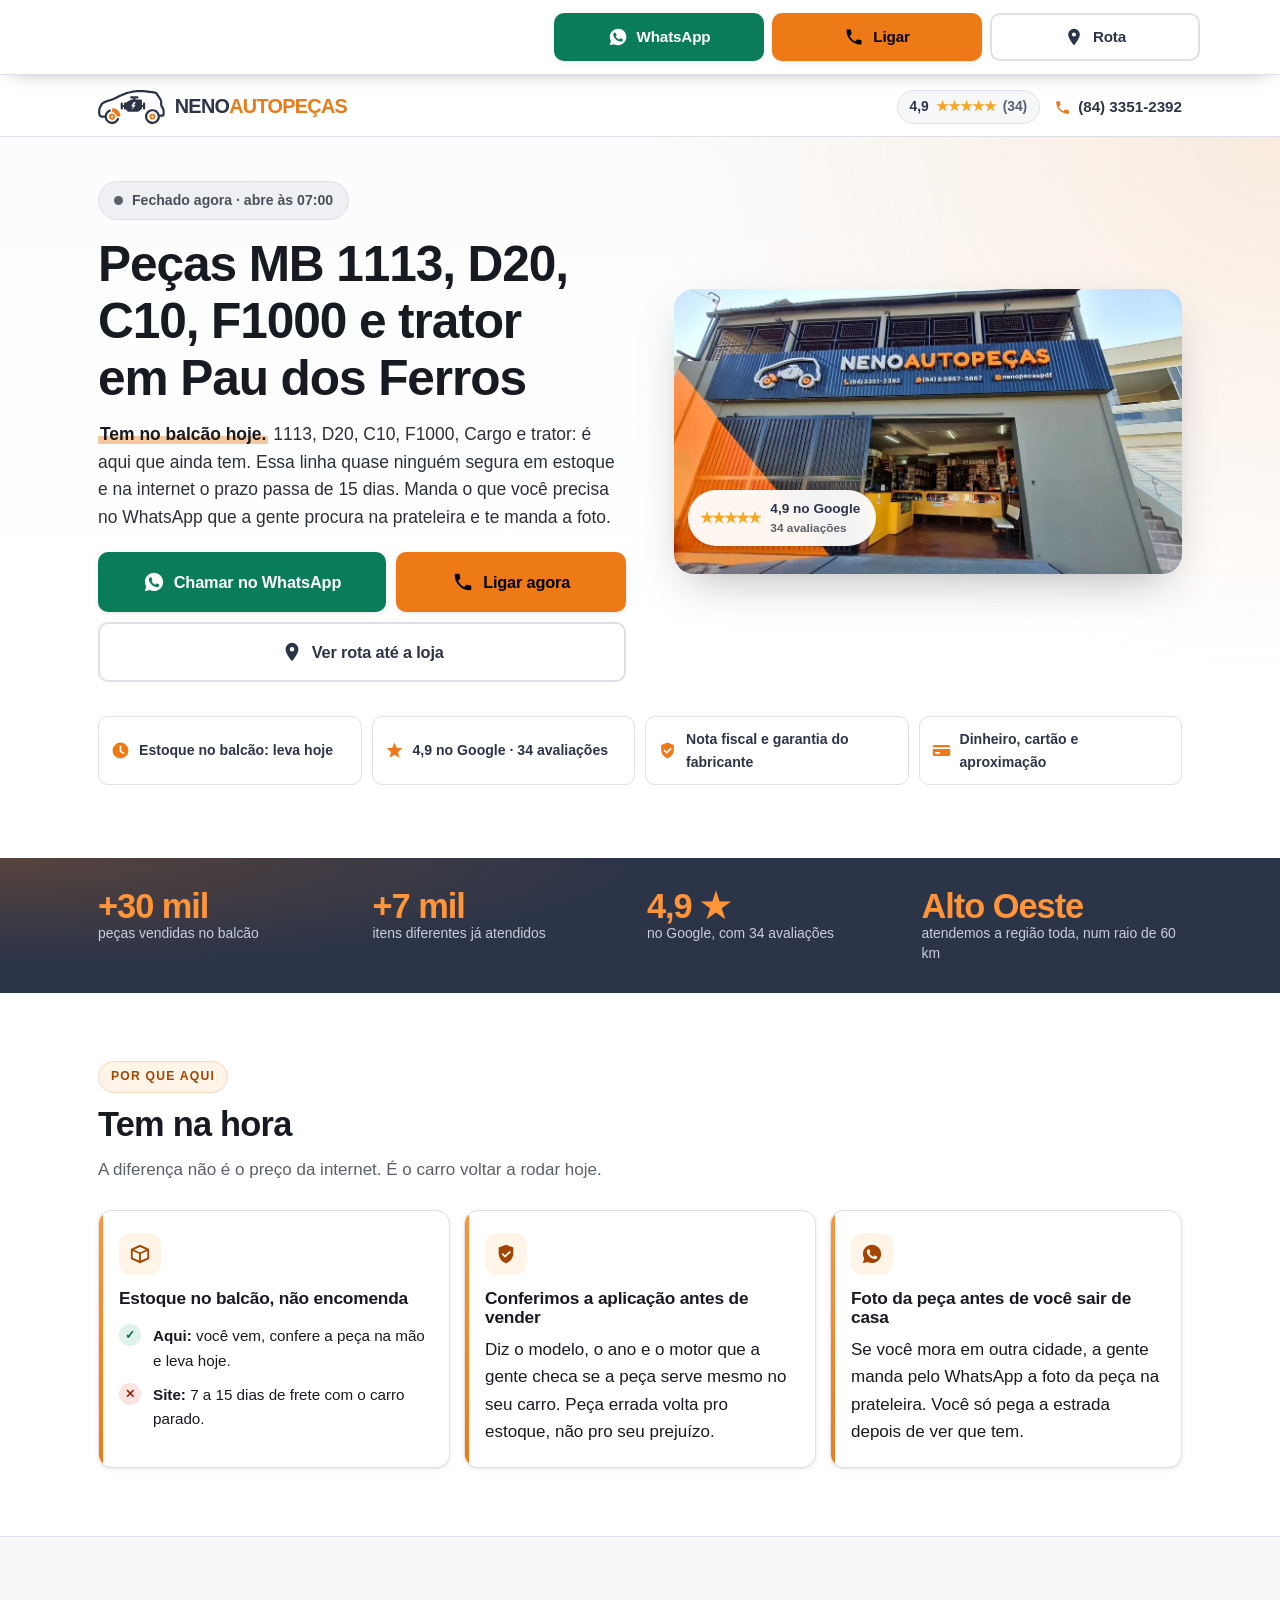
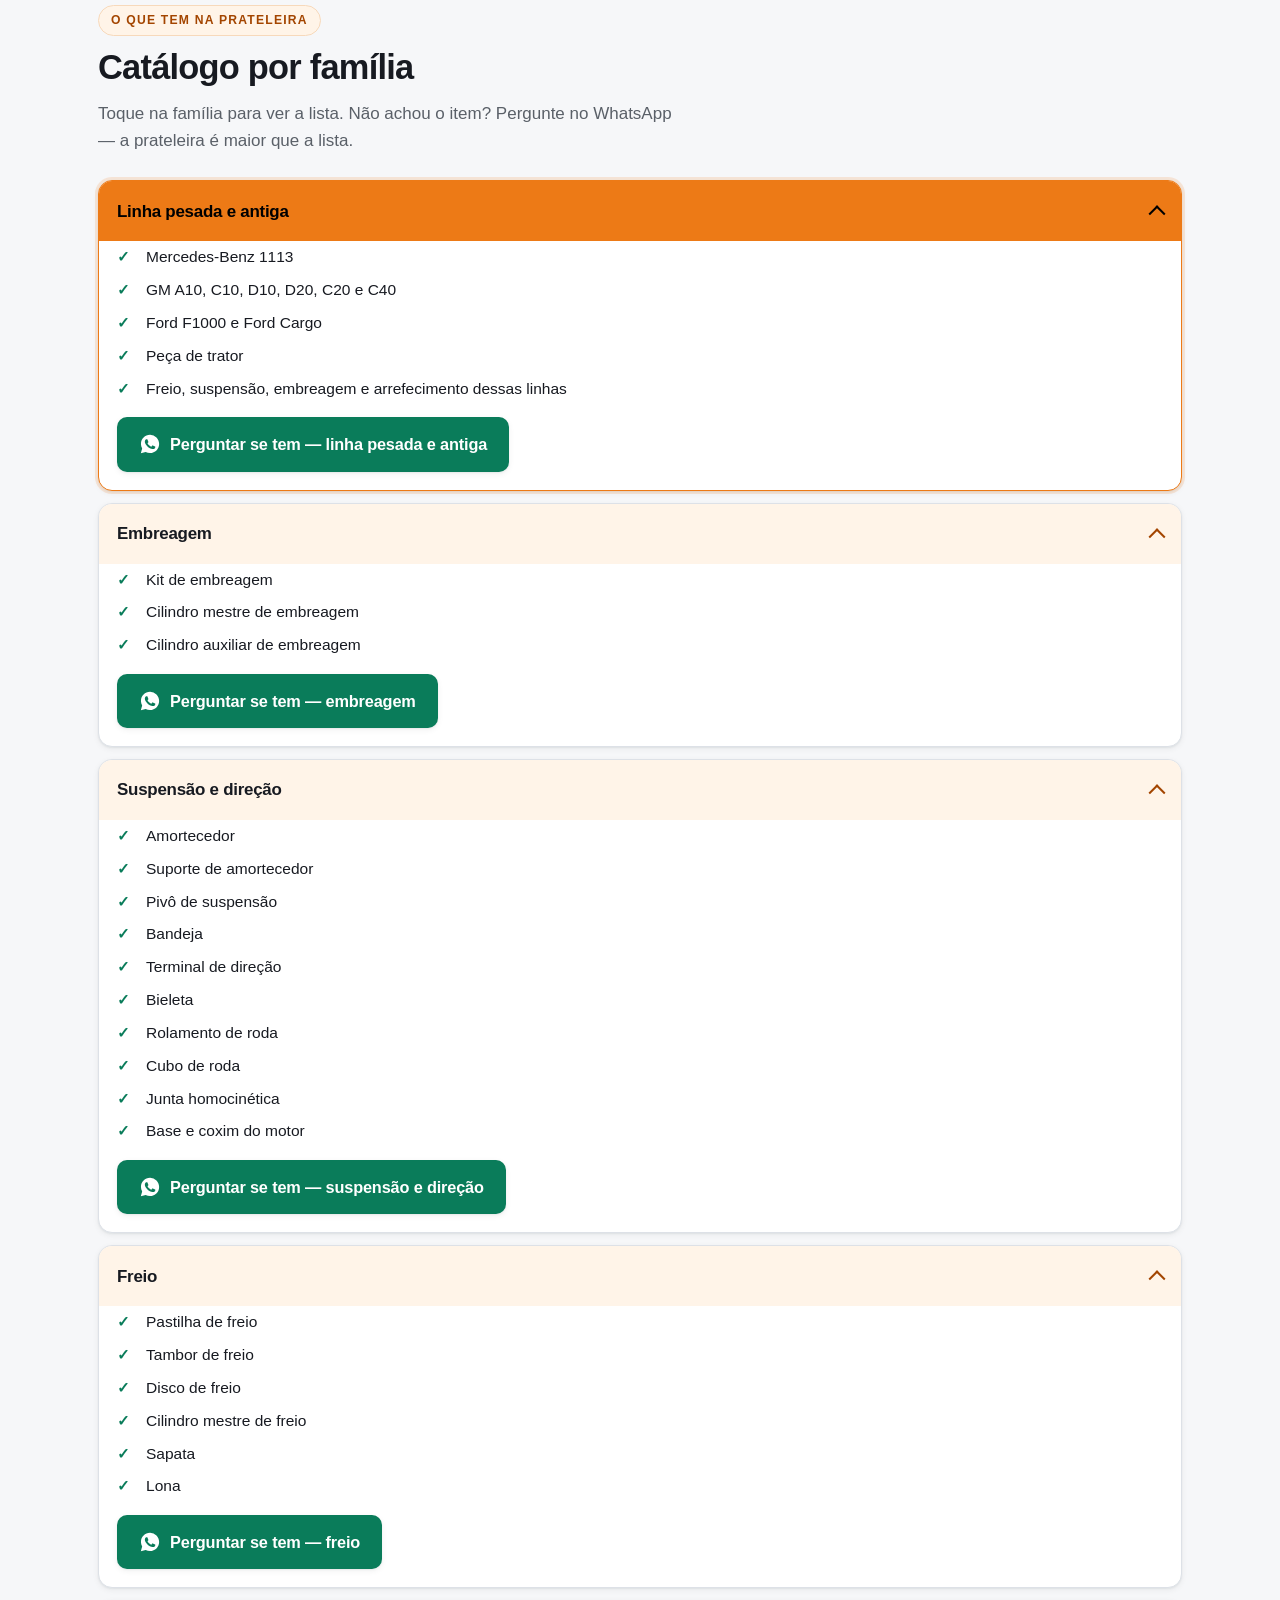
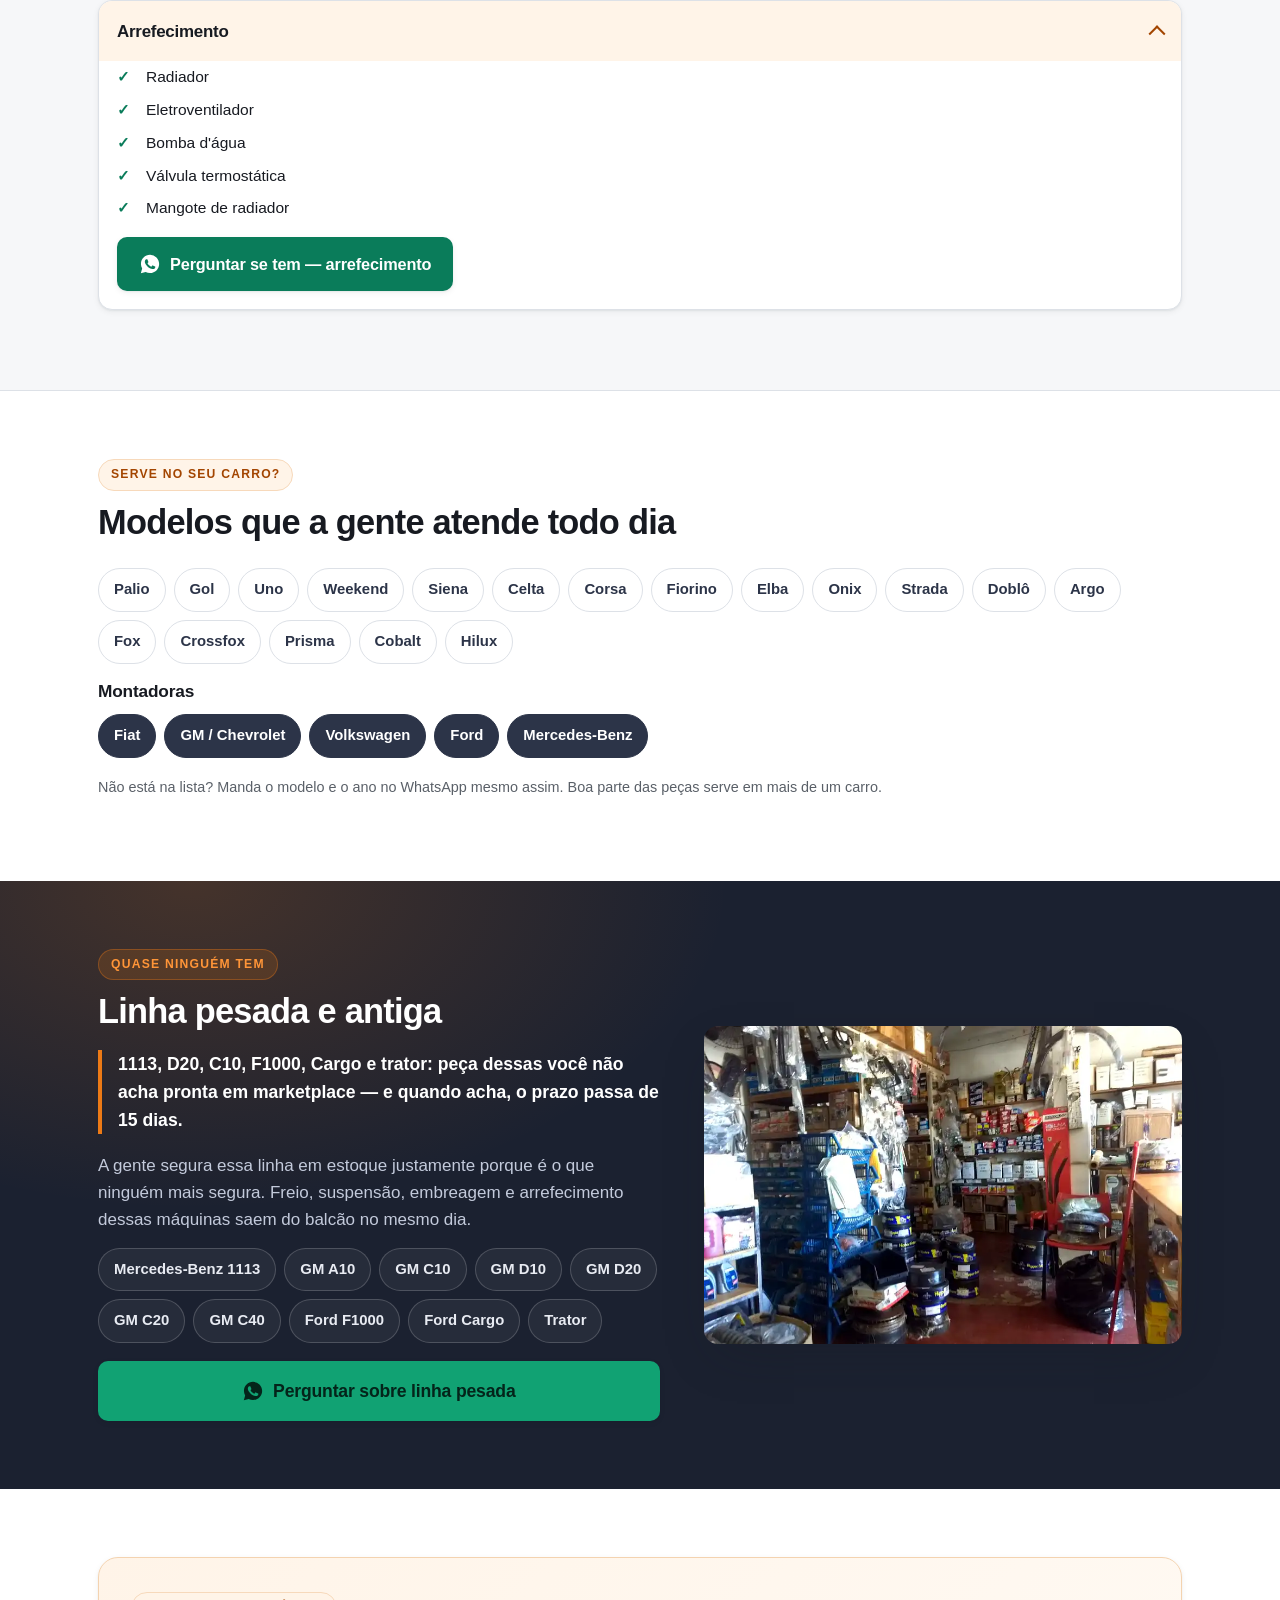
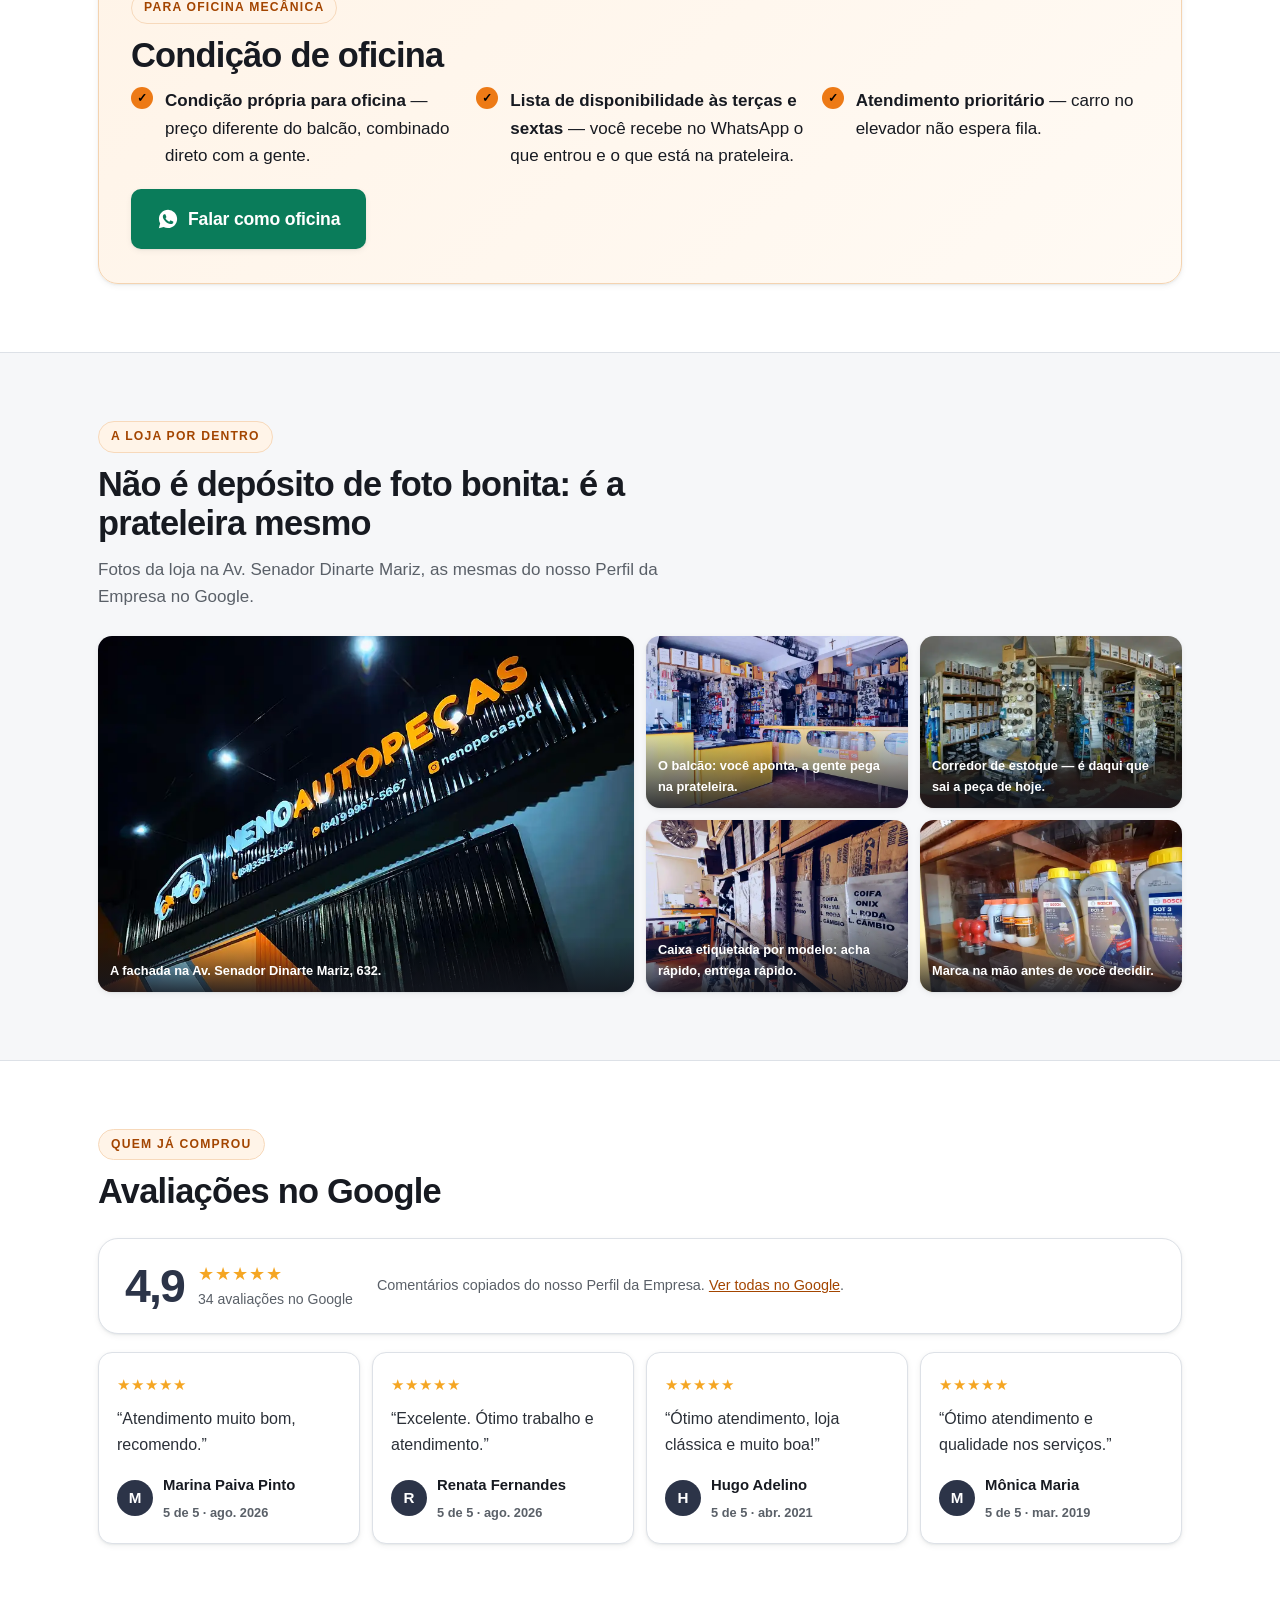
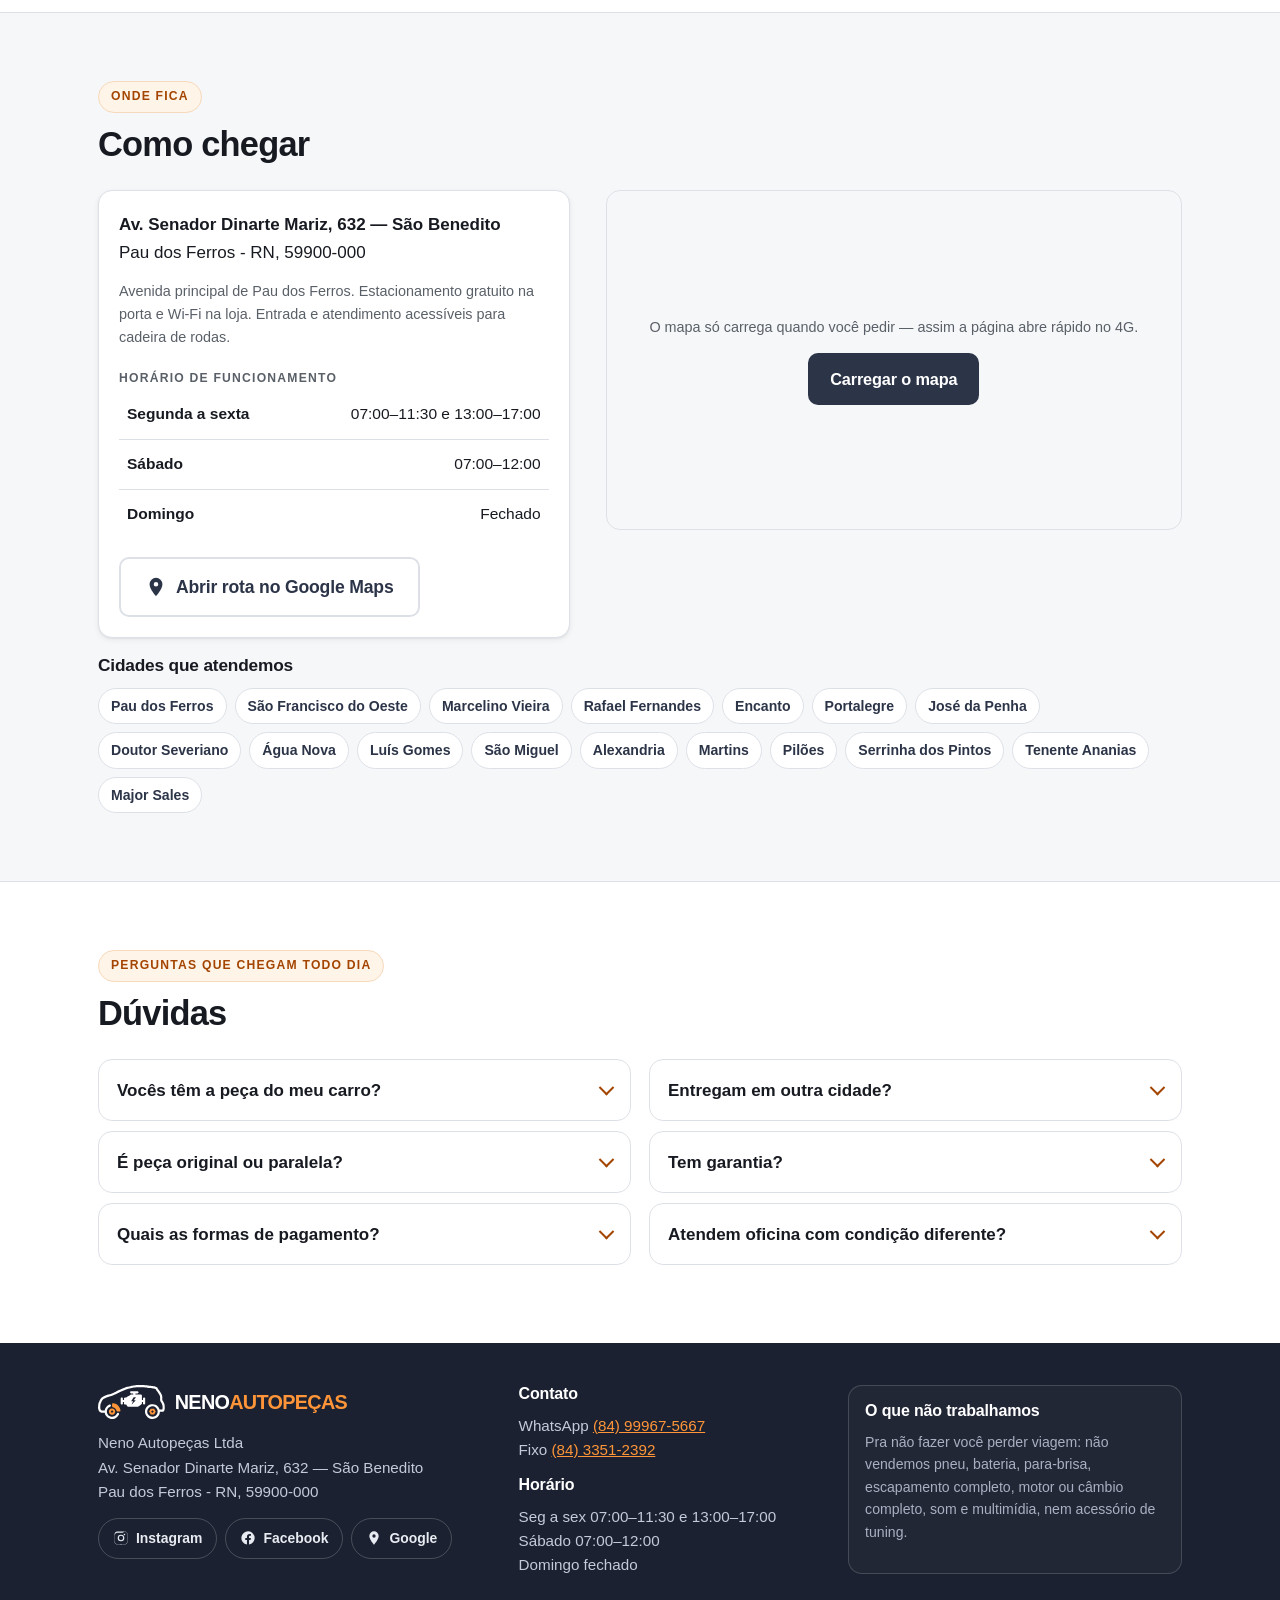
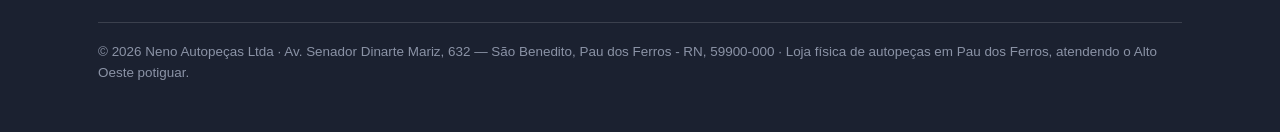
<file: linha-pesada.html>
<!DOCTYPE html>
<html lang="pt-BR">
<head>
<meta charset="utf-8">
<meta name="viewport" content="width=device-width, initial-scale=1">
<title>Peças MB 1113, D20, C10, F1000 e trator em Pau dos Ferros — Neno Autopeças</title>
<meta name="description" content="Peças para Mercedes 1113, D20, C10, C20, F1000, Ford Cargo e trator em Pau dos Ferros. Linha pesada e antiga no balcão. WhatsApp (84) 99967-5667.">
<link rel="canonical" href="https://fernandohf.github.io/neno-autopecas/linha-pesada.html">
<meta name="robots" content="index, follow, max-image-preview:large">
<meta name="theme-color" content="#2c3448">
<meta name="geo.region" content="BR-RN">
<meta name="geo.placename" content="Pau dos Ferros">
<meta name="geo.position" content="-6.1180038;-38.2055928">
<meta name="ICBM" content="-6.1180038, -38.2055928">
<meta property="og:type" content="business.business">
<meta property="og:locale" content="pt_BR">
<meta property="og:site_name" content="Neno Autopeças">
<meta property="og:title" content="Peças MB 1113, D20, C10, F1000 e trator em Pau dos Ferros — Neno Autopeças">
<meta property="og:description" content="Peças para Mercedes 1113, D20, C10, C20, F1000, Ford Cargo e trator em Pau dos Ferros. Linha pesada e antiga no balcão. WhatsApp (84) 99967-5667.">
<meta property="og:url" content="https://fernandohf.github.io/neno-autopecas/linha-pesada.html">
<meta property="og:image" content="https://fernandohf.github.io/neno-autopecas/assets/fachada.webp">
<meta property="og:image:width" content="1200">
<meta property="og:image:height" content="630">
<meta name="twitter:card" content="summary_large_image">
<link rel="icon" href="assets/icone.svg">
<link rel="apple-touch-icon" href="assets/icone-180.png">
<link rel="preload" as="image" href="assets/hero-fachada.webp" fetchpriority="high">
<link rel="stylesheet" href="styles.css">

<!-- =====================================================================
     GOOGLE ADS — TAG DE CONVERSÃO (placeholder)
     1) Descomente o bloco abaixo e troque AW-XXXXXXXXX pelo ID da conta.
     2) Em Ferramentas > Conversões, crie 3 ações de conversão
        (WhatsApp, Ligar, Ver rota) e cole cada rótulo no objeto
        NENO_CONVERSOES no fim desta página.
<script async src="https://www.googletagmanager.com/gtag/js?id=AW-XXXXXXXXX"></script>
<script>
  window.dataLayer = window.dataLayer || [];
  function gtag(){dataLayer.push(arguments);}
  gtag('js', new Date());
  gtag('config', 'AW-XXXXXXXXX');
</script>
     ===================================================================== -->

<script type="application/ld+json">
{
 "@context": "https://schema.org",
 "@type": "AutoPartsStore",
 "@id": "https://fernandohf.github.io/neno-autopecas/#loja",
 "name": "Neno Autopeças",
 "legalName": "Neno Autopeças Ltda",
 "url": "https://fernandohf.github.io/neno-autopecas/linha-pesada.html",
 "telephone": [
  "+55 84 3351-2392",
  "+55 84 99967-5667"
 ],
 "image": [
  "https://fernandohf.github.io/neno-autopecas/assets/fachada.webp",
  "https://fernandohf.github.io/neno-autopecas/assets/hero-fachada.webp",
  "https://fernandohf.github.io/neno-autopecas/assets/balcao.webp"
 ],
 "logo": "https://fernandohf.github.io/neno-autopecas/assets/fachada.webp",
 "priceRange": "$$",
 "currenciesAccepted": "BRL",
 "paymentAccepted": "Dinheiro, Cartão de crédito, Cartão de débito, Aproximação (NFC)",
 "address": {
  "@type": "PostalAddress",
  "streetAddress": "Av. Senador Dinarte Mariz, 632",
  "addressLocality": "Pau dos Ferros",
  "addressRegion": "RN",
  "postalCode": "59900-000",
  "addressCountry": "BR"
 },
 "geo": {
  "@type": "GeoCoordinates",
  "latitude": -6.1180038,
  "longitude": -38.2055928
 },
 "hasMap": "https://maps.app.goo.gl/zBPvgLzxWstUExD79",
 "openingHoursSpecification": [
  {
   "@type": "OpeningHoursSpecification",
   "dayOfWeek": [
    "Monday",
    "Tuesday",
    "Wednesday",
    "Thursday",
    "Friday"
   ],
   "opens": "07:00",
   "closes": "11:30"
  },
  {
   "@type": "OpeningHoursSpecification",
   "dayOfWeek": [
    "Monday",
    "Tuesday",
    "Wednesday",
    "Thursday",
    "Friday"
   ],
   "opens": "13:00",
   "closes": "17:00"
  },
  {
   "@type": "OpeningHoursSpecification",
   "dayOfWeek": [
    "Saturday"
   ],
   "opens": "07:00",
   "closes": "12:00"
  }
 ],
 "aggregateRating": {
  "@type": "AggregateRating",
  "ratingValue": "4.9",
  "reviewCount": 34,
  "bestRating": "5",
  "worstRating": "1"
 },
 "review": [
  {
   "@type": "Review",
   "author": {
    "@type": "Person",
    "name": "Marina Paiva Pinto"
   },
   "reviewRating": {
    "@type": "Rating",
    "ratingValue": "5",
    "bestRating": "5"
   },
   "reviewBody": "Atendimento muito bom, recomendo."
  },
  {
   "@type": "Review",
   "author": {
    "@type": "Person",
    "name": "Renata Fernandes"
   },
   "reviewRating": {
    "@type": "Rating",
    "ratingValue": "5",
    "bestRating": "5"
   },
   "reviewBody": "Excelente. Ótimo trabalho e atendimento."
  },
  {
   "@type": "Review",
   "author": {
    "@type": "Person",
    "name": "Hugo Adelino"
   },
   "reviewRating": {
    "@type": "Rating",
    "ratingValue": "5",
    "bestRating": "5"
   },
   "reviewBody": "Ótimo atendimento, loja clássica e muito boa!"
  },
  {
   "@type": "Review",
   "author": {
    "@type": "Person",
    "name": "Mônica Maria"
   },
   "reviewRating": {
    "@type": "Rating",
    "ratingValue": "5",
    "bestRating": "5"
   },
   "reviewBody": "Ótimo atendimento e qualidade nos serviços."
  }
 ],
 "areaServed": [
  {
   "@type": "City",
   "name": "Pau dos Ferros",
   "addressRegion": "RN"
  },
  {
   "@type": "City",
   "name": "São Francisco do Oeste",
   "addressRegion": "RN"
  },
  {
   "@type": "City",
   "name": "Marcelino Vieira",
   "addressRegion": "RN"
  },
  {
   "@type": "City",
   "name": "Rafael Fernandes",
   "addressRegion": "RN"
  },
  {
   "@type": "City",
   "name": "Encanto",
   "addressRegion": "RN"
  },
  {
   "@type": "City",
   "name": "Portalegre",
   "addressRegion": "RN"
  },
  {
   "@type": "City",
   "name": "José da Penha",
   "addressRegion": "RN"
  },
  {
   "@type": "City",
   "name": "Doutor Severiano",
   "addressRegion": "RN"
  },
  {
   "@type": "City",
   "name": "Água Nova",
   "addressRegion": "RN"
  },
  {
   "@type": "City",
   "name": "Luís Gomes",
   "addressRegion": "RN"
  },
  {
   "@type": "City",
   "name": "São Miguel",
   "addressRegion": "RN"
  },
  {
   "@type": "City",
   "name": "Alexandria",
   "addressRegion": "RN"
  },
  {
   "@type": "City",
   "name": "Martins",
   "addressRegion": "RN"
  },
  {
   "@type": "City",
   "name": "Pilões",
   "addressRegion": "RN"
  },
  {
   "@type": "City",
   "name": "Serrinha dos Pintos",
   "addressRegion": "RN"
  },
  {
   "@type": "City",
   "name": "Tenente Ananias",
   "addressRegion": "RN"
  },
  {
   "@type": "City",
   "name": "Major Sales",
   "addressRegion": "RN"
  }
 ],
 "sameAs": [
  "https://www.facebook.com/nenoautopecaspdf",
  "https://www.instagram.com/nenopecaspdf/"
 ]
}
</script>
<script type="application/ld+json">
{
 "@context": "https://schema.org",
 "@type": "FAQPage",
 "mainEntity": [
  {
   "@type": "Question",
   "name": "Vocês têm a peça do meu carro?",
   "acceptedAnswer": {
    "@type": "Answer",
    "text": "Manda no WhatsApp o modelo, o ano e o motor — de preferência uma foto do documento ou da peça velha. A gente confere a aplicação e responde se tem aqui, junto com a foto da peça na prateleira. Se não tiver, a gente fala na hora, sem enrolar."
   }
  },
  {
   "@type": "Question",
   "name": "Entregam em outra cidade?",
   "acceptedAnswer": {
    "@type": "Answer",
    "text": "Fazemos entrega. Para as cidades do Alto Oeste a gente combina o envio no WhatsApp — muita gente também manda buscar com quem vem a Pau dos Ferros no mesmo dia. O combinado sai por escrito antes de você pagar."
   }
  },
  {
   "@type": "Question",
   "name": "É peça original ou paralela?",
   "acceptedAnswer": {
    "@type": "Answer",
    "text": "Trabalhamos com as duas. A gente diz qual é qual antes de vender, com a marca na mão, e o preço muda conforme a escolha. Quem decide é você — só não vendemos peça sem dizer o que é."
   }
  },
  {
   "@type": "Question",
   "name": "Tem garantia?",
   "acceptedAnswer": {
    "@type": "Answer",
    "text": "Tem. Toda peça sai com nota e com a garantia do fabricante. Deu problema dentro do prazo, traz na loja com a nota que a gente resolve no balcão."
   }
  },
  {
   "@type": "Question",
   "name": "Quais as formas de pagamento?",
   "acceptedAnswer": {
    "@type": "Answer",
    "text": "Dinheiro, cartão de crédito e de débito (VISA e MasterCard) e pagamento por aproximação no celular. Não é preciso agendar nada: chega e é atendido."
   }
  },
  {
   "@type": "Question",
   "name": "Atendem oficina com condição diferente?",
   "acceptedAnswer": {
    "@type": "Answer",
    "text": "Sim. Oficina mecânica tem condição própria, atendimento prioritário no balcão e entra na lista de disponibilidade que mandamos às terças e sextas. Chame no WhatsApp dizendo que é oficina."
   }
  }
 ]
}
</script>
</head>
<body data-grupo="linha-pesada">
<a class="pular" href="#conteudo">Pular para o conteúdo</a>

<!-- 1. BARRA FIXA DE AÇÃO — rodapé no mobile, topo no desktop -->
<nav class="barra" aria-label="Contato rápido">
 <div class="barra-grade">
  <a class="btn btn-zap" href="https://wa.me/5584999675667?text=Ol%C3%A1%21%20Vim%20pelo%20Google.%20Preciso%20de%20pe%C3%A7a%20de%20linha%20pesada/antiga%20para%3A%20%28modelo%20e%20ano%20do%20carro%29" data-cta="whatsapp" rel="noopener"><svg viewBox="0 0 24 24" aria-hidden="true"><path d="M12.04 2C6.58 2 2.13 6.45 2.13 11.91c0 1.75.46 3.45 1.32 4.95L2 22l5.25-1.38a9.9 9.9 0 0 0 4.79 1.22h.01c5.46 0 9.91-4.45 9.91-9.91 0-2.65-1.03-5.14-2.9-7.01A9.82 9.82 0 0 0 12.04 2Zm5.8 14.13c-.25.69-1.44 1.32-1.98 1.37-.53.05-1.02.24-3.44-.72-2.9-1.14-4.74-4.1-4.88-4.29-.14-.19-1.16-1.54-1.16-2.94 0-1.4.73-2.09.99-2.37.26-.29.57-.36.76-.36.19 0 .38 0 .55.01.18.01.41-.07.64.49.24.58.81 2 .88 2.14.07.14.12.31.02.5-.09.19-.14.31-.28.48-.14.17-.29.37-.42.5-.14.14-.28.29-.12.57.16.29.72 1.19 1.55 1.93 1.07.95 1.97 1.25 2.25 1.39.28.14.44.12.6-.07.17-.19.69-.81.88-1.09.19-.29.37-.24.62-.14.25.09 1.61.76 1.89.9.28.14.46.21.53.33.07.12.07.69-.18 1.37Z"/></svg> WhatsApp</a>
  <a class="btn btn-ligar" href="tel:+558433512392" data-cta="ligar"><svg viewBox="0 0 24 24" aria-hidden="true"><path d="M6.62 10.79a15.05 15.05 0 0 0 6.59 6.59l2.2-2.2a1 1 0 0 1 1.03-.24c1.12.37 2.33.57 3.56.57a1 1 0 0 1 1 1V20a1 1 0 0 1-1 1C10.4 21 3 13.6 3 4a1 1 0 0 1 1-1h3.5a1 1 0 0 1 1 1c0 1.24.2 2.44.57 3.57a1 1 0 0 1-.25 1.02l-2.2 2.2Z"/></svg> Ligar</a>
  <a class="btn btn-rota" href="https://www.google.com/maps/dir/?api=1&destination=Neno+Autope%C3%A7as%2C+Av.+Senador+Dinarte+Mariz%2C+632%2C+Pau+dos+Ferros+-+RN%2C+59900-000" data-cta="rota" target="_blank" rel="noopener"><svg viewBox="0 0 24 24" aria-hidden="true"><path d="M12 2a7 7 0 0 0-7 7c0 5.25 7 13 7 13s7-7.75 7-13a7 7 0 0 0-7-7Zm0 9.5A2.5 2.5 0 1 1 12 6.5a2.5 2.5 0 0 1 0 5Z"/></svg> Rota</a>
 </div>
</nav>

<header class="topo">
 <div class="env">
  <span class="marca"><svg viewBox="0 0 160 81.5" aria-hidden="true"><path fill="#2c3448" d="M129.6 81.5c-.3 0-.6-.1-.9-.1-1.2-.1-2.4-.3-3.5-.7-.9-.3-1.8-.6-2.6-1.1-1.4-.6-2.6-1.5-3.8-2.4-1.2-1.2-2.3-2.4-3.3-3.9-1-1.5-1.7-3.2-2.2-4.9-.2-1-.5-2.1-.5-3.2-.1-.9-.1-1.9 0-2.8 0-1.4.3-2.7.7-4 .3-.9.6-1.8 1.1-2.7.6-1.3 1.5-2.6 2.5-3.7 1.5-1.7 3.2-3.1 5.2-4.2 1.7-.8 3.5-1.4 5.4-1.7 1.2-.2 2.4-.3 3.7-.2 2.3 0 4.5.6 6.6 1.5 1.6.8 3 1.7 4.3 2.9 1.7 1.5 3.1 3.2 4.1 5.2.5 1 1 2.1 1.3 3.2 0 .1 0 .1 0 .2.1 0 .2 0 .3 0 .8 0 1.5 0 2.3 0 1.1 0 2.2.1 3.4.1.1 0 .2 0 .3 0 .1-.1.2-.3.2-.4.3-.8.5-1.6.5-2.5.1-.5.1-1 .2-1.6 0-.5 0-.9 0-1.4 0-1.2-.1-2.3-.3-3.4-.4-1.8-1-3.6-1.8-5.3-.6-1.2-1.3-2.3-2-3.4-.4-.6-.8-1.2-1.1-1.8-.2-.5-.3-1-.5-1.6-.1-.7-.3-1.3-.3-2 0-.7 0-1.4 0-2 0 0 0 0 0-.1 0-1.2.1-2.5 0-3.8 0-.7 0-1.4-.1-2-.1-.4-.2-.8-.4-1.2-.4-1.3-1-2.5-1.7-3.7-.8-1.5-1.7-2.9-2.7-4.3-.9-1.4-1.9-2.6-2.9-3.9-.8-1.1-1.6-2.1-2.2-3.4-.1-.1-.1-.3-.2-.5-.2-.4-.3-.7-.4-1-.1-.1-.2-.2-.3-.3-.7-.3-1.4-.5-2.2-.7-1.2-.2-2.5-.5-3.8-.6-1.7-.3-3.5-.5-5.2-.8-1.2-.1-2.5-.3-3.7-.4-1.6-.2-3.2-.4-4.9-.6-.9-.1-1.8-.2-2.7-.3-1-.1-2.1-.1-3.1-.2-.8-.1-1.7-.2-2.5-.2-.8-.1-1.5-.1-2.3-.1-1-.1-2-.1-3.1-.2-.4 0-.8 0-1.2 0-1.4 0-2.8 0-4.2 0-.9 0-1.8.1-2.6.1-.7 0-1.4 0-2.1.1-.8 0-1.6.1-2.5.1-.7.1-1.5.2-2.3.3-.7 0-1.3.1-1.9.2-1.3.2-2.7.4-3.9.6-1.9.3-3.8.6-5.6 1-1.9.5-3.8.9-5.7 1.5-2.3.6-4.5 1.3-6.7 2.1-1.9.7-3.8 1.4-5.6 2.3-2 .8-4 1.7-6 2.6-1.5.7-3.1 1.5-4.6 2.2-1.7.8-3.3 1.6-5 2.4-1.3.6-2.7 1.3-4.1 2-1.6.8-3.3 1.5-5 2.2-1 .5-2.1.9-3.2 1.2-1.6.4-3.2.8-4.7 1.3-2.4.6-4.7 1.4-7 2.3-1.7.6-3.4 1.3-5 2.3-.9.4-1.7 1-2.5 1.6-.8.7-1.5 1.5-2.2 2.4-.9 1-1.6 2.2-2.2 3.5-.2.5-.4 1.2-.6 1.8-.5 1-.9 1.9-1.4 2.9-.2.5-.4 1-.6 1.5-.1.3-.1.6-.2.9 0 .5-.1 1-.1 1.4-.1.9-.1 1.7-.2 2.5 0 .8-.1 1.5-.1 2.3 0 .6 0 1.2 0 1.8 0 1.3.3 2.5.8 3.6.2.4.4.8.6 1.2.1.3.4.5.7.7.6.3 1.1.5 1.7.7.2 0 .4.1.7.1 1 0 1.9 0 2.9 0 .1 0 .1 0 .2 0 .7 0 1.5 0 2.3 0 .2 0 .4-.1.7-.1.1-.4.2-.8.3-1.2.3-1.4.7-2.7 1.4-4 .7-1.4 1.5-2.6 2.5-3.7 1.4-1.7 3-3 4.9-4 .7-.4 1.4-.7 2.2-1 1.7-.6 3.4.5 3.6 2.2.1 1.3-.7 2.4-1.8 2.8-1.5.6-2.9 1.5-4.1 2.6-1.1 1.1-2 2.3-2.6 3.6-.6 1.2-1 2.4-1.1 3.7-.1.5-.1 1-.1 1.5-.1 2.1.4 4.2 1.4 6.1.5 1 1.2 2 2 2.8 1 1.1 2.2 2 3.6 2.6 1.3.7 2.7 1.1 4.2 1.2 2.3.2 4.5-.1 6.5-1.1 1.3-.5 2.4-1.3 3.4-2.2 1.1-1.1 2-2.4 2.7-3.8.1-.2.2-.5.3-.8.4-.9 1.1-1.5 2.1-1.7 1.5-.3 2.7.7 3 2 0 .1.1.3.1.5 0 .4-.1.8-.2 1.1-.7 1.9-1.7 3.5-2.9 5-1.6 1.8-3.4 3.3-5.5 4.4-1.7.9-3.5 1.5-5.4 1.8-.5.1-.9.1-1.4.2-.2 0-.4 0-.5 0-.6 0-1.3 0-1.9 0-.2 0-.3 0-.5 0-.5-.1-1-.1-1.4-.2-2.1-.3-4-1-5.8-2-1.9-1.1-3.6-2.5-5-4.2-1.1-1.2-1.9-2.5-2.6-3.9-.5-1.1-.9-2.2-1.1-3.4-.1-.4-.2-.9-.3-1.4-.1 0-.1 0-.2 0-.4 0-.8 0-1.1 0-.5 0-.9 0-1.4 0-.9 0-1.9 0-2.9 0-.2 0-.5 0-.7-.1-1 0-2-.3-2.9-.5-1.8-.6-3.2-1.6-4.3-3.1-.5-.6-.9-1.3-1.2-2.1-.3-.7-.5-1.4-.7-2.2-.2-.9-.4-1.7-.5-2.7-.1-.2-.1-.5-.2-.7 0-.6 0-1.2 0-1.9.1-.1.1-.2.1-.3 0-.2.1-.4.1-.6.1-1 .2-1.9.2-2.8.1-.8.2-1.6.2-2.4.1-1 .2-1.9.4-2.9.2-.7.4-1.4.8-2 .7-1.3 1.2-2.6 1.7-3.9.3-.7.6-1.4.9-2 .4-1 1-1.8 1.6-2.6.8-1.3 1.8-2.4 2.9-3.4.9-.8 1.8-1.4 2.7-2 1.5-1.1 3.1-1.9 4.8-2.6 1.9-.8 3.8-1.4 5.7-2 1.9-.6 3.9-1.2 5.8-1.7 1.8-.5 3.5-1 5.2-1.7 2.2-.9 4.3-2 6.5-3 1.2-.6 2.4-1.2 3.7-1.8 2.2-1 4.5-2.1 6.7-3.2 1.7-.7 3.3-1.5 5-2.2 1.7-.8 3.4-1.5 5.1-2.2 1.6-.6 3.1-1.2 4.7-1.8 1.8-.7 3.6-1.2 5.5-1.7 1.2-.3 2.3-.6 3.5-.9 1-.3 2-.5 3.1-.7 1.2-.3 2.4-.6 3.6-.8 1.2-.2 2.4-.4 3.5-.6.9-.1 1.8-.3 2.7-.4 1.3-.2 2.5-.3 3.8-.5 1.2-.1 2.3-.2 3.5-.3.7 0 1.3 0 2 0 .3 0 .6 0 .8 0 .1 0 .2-.1.2-.1 2.7 0 5.3 0 8 0 .4 0 .8 0 1.2 0 1 .1 2.1.1 3.1.2 1 0 2 .1 3 .1 1.3.2 2.5.3 3.8.4.9.1 1.8.3 2.7.4 1.2.1 2.4.2 3.6.4.8.1 1.7.2 2.6.3 1.1.1 2.2.3 3.3.4.8.1 1.6.2 2.4.3 1.5.2 3 .4 4.5.7 1 .2 2 .4 3 .7 1.1.2 2.2.6 3.1 1.3.9.6 1.5 1.5 2 2.4.2.4.2.7.4 1.1.5.9 1 1.8 1.7 2.6 1.2 1.5 2.4 3.1 3.5 4.8 1 1.5 2 3 2.8 4.6.9 1.7 1.7 3.4 2.1 5.2.2 1.1.4 2.2.4 3.2.1.8 0 1.6 0 2.4 0 .7-.1 1.5-.1 2.2 0 .5.1 1 .1 1.5 0 .6.1 1.2.4 1.7.3.6.7 1.1 1 1.7.7 1 1.4 2.1 1.9 3.2.7 1.2 1.2 2.6 1.6 3.9.2.8.4 1.6.6 2.4.1.7.1 1.4.2 2.1 0 .7 0 1.3 0 2 0 .4 0 .7 0 1.1 0 .1.1.1.1.2 0 1.1 0 2.3 0 3.5-.1.2 0 .4-.1.6-.1.6-.2 1.2-.4 1.8-.2 1.2-.6 2.4-1.4 3.4-.4.4-.8.8-1.4 1-.8.4-1.7.5-2.5.5-1.2 0-2.3 0-3.4-.1-.6 0-1.2 0-1.8 0-.2 0-.4 0-.6 0 0 .2 0 .4-.1.6 0 .4 0 .8-.1 1.2-.1 1.1-.4 2.3-.7 3.3-.5 1.6-1.3 3.1-2.2 4.5-.9 1.3-1.9 2.4-3.1 3.4-1.2 1-2.5 1.9-3.9 2.6-1.3.6-2.7 1.1-4.1 1.3-.7.2-1.5.3-2.2.4-.2 0-.3 0-.5 0-.6 0-1.3 0-1.9 0zm9.9-26.6c-.3-.2-.5-.4-.7-.6-.9-.9-1.9-1.5-3-2-1.8-.8-3.6-1.2-5.6-1.1-.9 0-1.8.1-2.7.3-2.3.6-4.3 1.8-6 3.5-1 1.1-1.8 2.3-2.4 3.6-.7 1.6-1.1 3.3-1.1 5.1 0 .7.1 1.3.2 2 .2 1.2.5 2.3 1 3.3.7 1.4 1.6 2.7 2.7 3.7 1.1 1.1 2.3 1.9 3.7 2.5 1.9.8 3.9 1.1 5.9 1 1.5-.2 3-.5 4.4-1.2 1.6-.8 2.9-1.8 4.1-3.1.9-1 1.6-2.2 2.1-3.5.7-1.6 1-3.3.9-5 0-1.1-.1-2.1-.4-3.1-.6-2-1.6-3.8-3.1-5.4z"/><path fill="#2c3448" d="M59.3 45.5c-.5.8-1.2 1.3-2.2 1.3-.7 0-1.3-.2-1.8-.7-.6-.5-.9-1.1-.9-1.8 0-4 0-8 0-12 0-1 .7-2 1.8-2.3 1-.3 1.9-.1 2.7.6.5.5.7 1.1.7 1.8.1 1 0 2 0 3 0 .1 0 .2 0 .3.9 0 1.8 0 2.7 0 0-.1 0-.2 0-.2 0-1.1 0-2.1 0-3.1-.1-1.1.8-2.2 2-2.5.1 0 .3 0 .5 0 .8 0 1.6 0 2.4 0 .2 0 .3-.1.5-.2 1.4-.9 2.9-1.8 4.4-2.7 1.7-1.1 3.5-2.2 5.3-3.3.2-.1.5-.3.7-.5.5-.3.9-.4 1.5-.4 1.5 0 3.1 0 4.6 0 .1 0 .2 0 .3 0 0-.9 0-1.7 0-2.6-.1 0-.2 0-.3 0-1.6 0-3.1 0-4.7 0-1.4 0-2.5-1.2-2.5-2.6 0-.7.2-1.3.7-1.8.4-.5 1-.8 1.8-.8 2.8 0 5.7 0 8.6 0 2.2 0 4.4 0 6.6 0 1.2-.1 2.3.8 2.5 2.1.2.9 0 1.7-.7 2.3-.4.5-1 .8-1.8.8-1.5 0-3.1 0-4.6 0-.1 0-.2 0-.4 0 0 .8 0 1.7 0 2.6.1 0 .3 0 .4 0 4.2 0 8.4 0 12.6 0 1.1 0 2.3.8 2.5 2.1.1.2.1.3.1.4 0 3.4 0 6.7 0 10.1 0 .1 0 .2 0 .3.8 0 1.7 0 2.6 0 0-.1 0-.2 0-.3 0-1 0-2 0-3-.1-1 .7-2.2 1.9-2.5.9-.2 1.8 0 2.5.7.5.5.8 1.1.8 1.8 0 3.9 0 7.9 0 11.8 0 1.4-1.2 2.6-2.6 2.6-.7 0-1.3-.2-1.8-.7-.5-.5-.8-1-.8-1.8 0-1 0-2 0-3.1 0-.1 0-.1 0-.2-.9 0-1.8 0-2.6 0 0 .1 0 .1 0 .2 0 1 0 2 0 3 0 .9-.4 1.6-1.2 2.2-1 .7-2 1.4-3 2.1-1.5 1-3 2.1-4.6 3.2-.1.1-.3.2-.5.3-.4.3-.8.4-1.3.4-7.3 0-14.7 0-22.1 0-.9 0-1.6-.4-2.1-1.2-1-1.4-1.9-2.8-2.9-4.2-.1-.2-.2-.2-.4-.2-.8 0-1.6 0-2.4 0-1.4 0-2.5-1.2-2.5-2.5 0-1.1 0-2.1 0-3.2 0 0 0-.1 0-.1-.9 0-1.8 0-2.7 0 0 .1 0 .1 0 .2 0 1 0 2 .1 3 0 .5-.2.9-.4 1.3zm30.8-8.1c.1-.2.3-.4.5-.6-.9 0-1.7 0-2.5 0-.8 0-1.6 0-2.5 0 1.9-2.5 3.7-5 5.5-7.5-1.9 0-3.8 0-5.7 0-1.9 3.1-3.9 6.3-5.8 9.4 1.6 0 3.2 0 4.7 0-.6 1.4-1.2 2.8-1.8 4.1-.6 1.4-1.2 2.8-1.8 4.2.1 0 .1 0 .1 0 .1-.1.2-.2.3-.3.3-.4.7-.7 1-1.1.5-.5 1-1 1.5-1.5.8-.8 1.5-1.6 2.3-2.5.5-.5 1-1 1.5-1.5.9-.9 1.8-1.8 2.7-2.7z"/><path fill="#ed7a16" d="M47.8 63.7c-.4 0-.8 0-1.2 0-1.1 0-2-.8-2.2-1.9-.4-1.9-1.2-3.6-2.5-5.1-1.6-1.9-3.7-3.2-6.2-3.6-.7-.2-1.3-.5-1.7-1.2-.2-.3-.2-.6-.2-1 0-1.7 0-3.5 0-5.2-.1-.9.7-1.9 1.6-2.1.5-.1.9-.1 1.4 0 2.3.3 4.5 1.1 6.5 2.2 1.5.7 2.8 1.7 4.1 2.8 1.3 1.2 2.4 2.5 3.3 4 1.3 1.8 2.2 3.8 2.7 6 .2.8.3 1.5.5 2.3 0 .1 0 .3 0 .4 0 1.2-.9 2.2-1.9 2.3-.1.1-.2.1-.3.1-1.3 0-2.6 0-3.9 0z"/><path fill="#ed7a16" d="M39.4 68.7c-.7.8-1.5 1.4-2.4 1.8-1 .4-2 .7-3 .7-1.2 0-2.3-.1-3.3-.6-2.3-1.1-3.8-2.9-4.4-5.5-.1-.5 0-1-.1-1.6 0-1 .2-1.9.6-2.8 1.1-2.4 3-3.9 5.6-4.4 2.4-.5 4.6.1 6.4 1.8 1.3 1.1 2.1 2.6 2.4 4.3.3 2-.1 3.8-1.2 5.5-.2.3-.4.5-.6.8zm-3.8-3.1c.7-.7.9-1.5.8-2.4-.2-1.3-1.5-2.3-2.8-2.2-1.5.1-2.9 1.6-2.4 3.3.5 2.1 3 2.7 4.4 1.3z"/><path fill="#ed7a16" d="M127.2 70.6c-.5.1-.8-.2-1.1-.6-.3-.5-.6-1.1-.9-1.6-.8-1.3-1.6-2.7-2.4-4-.2-.5-.2-1 0-1.5.6-.9 1.1-1.8 1.7-2.8.5-.8 1-1.7 1.5-2.6.1-.2.3-.4.5-.6.1-.1.3-.2.6-.2 1.4 0 2.8 0 4.3 0 .8 0 1.7 0 2.6 0 .3 0 .6.2.8.5.3.4.6.9.9 1.4.8 1.5 1.7 2.9 2.5 4.4.1.1.2.3.2.4.1.3 0 .6-.1.8-.5.8-.9 1.6-1.4 2.3-.6 1.1-1.2 2.2-1.9 3.3-.1.2-.2.4-.4.6-.1.1-.4.2-.6.2-2.2 0-4.5 0-6.8 0zm.8-6.2c0 0 0 .1.1.2.4 1.1 1.5 1.9 2.8 1.7 1.4-.2 2.5-1.5 2.2-3.1-.2-1.4-1.5-2.4-2.9-2.2-1.5.2-2.6 1.7-2.2 3.4z"/></svg><span class="marca-nome"><b>NENO</b><i>AUTOPEÇAS</i></span></span>
  <div class="topo-lado">
   <a class="nota-google" href="https://maps.app.goo.gl/zBPvgLzxWstUExD79" target="_blank" rel="noopener"
      aria-label="Nota 4,9 de 5 no Google, 34 avaliações">
    <span class="nota">4,9</span><span class="estrelas" aria-hidden="true">★★★★★</span><span class="qtd">(34)</span>
   </a>
   <a class="topo-tel" href="tel:+558433512392" data-cta="ligar"><svg viewBox="0 0 24 24" aria-hidden="true"><path d="M6.62 10.79a15.05 15.05 0 0 0 6.59 6.59l2.2-2.2a1 1 0 0 1 1.03-.24c1.12.37 2.33.57 3.56.57a1 1 0 0 1 1 1V20a1 1 0 0 1-1 1C10.4 21 3 13.6 3 4a1 1 0 0 1 1-1h3.5a1 1 0 0 1 1 1c0 1.24.2 2.44.57 3.57a1 1 0 0 1-.25 1.02l-2.2 2.2Z"/></svg> (84) 3351-2392</a>
  </div>
 </div>
</header>

<main id="conteudo">

<!-- 2. HERO -->
<section class="hero">
 <div class="env">
  <div class="hero-texto">
   <p class="selo" id="selo-horario" aria-live="polite"><span class="ponto"></span><span id="selo-texto">Confira o horário abaixo</span></p>
   <h1>Peças MB 1113, D20, C10, F1000 e trator em Pau dos Ferros</h1>
   <p class="promessa"><strong>Tem no balcão hoje.</strong> 1113, D20, C10, F1000, Cargo e trator: é aqui que ainda tem. Essa linha quase ninguém segura em estoque e na internet o prazo passa de 15 dias. Manda o que você precisa no WhatsApp que a gente procura na prateleira e te manda a foto.</p>
   <div class="pilha">
    <a class="btn btn-zap btn-grande" href="https://wa.me/5584999675667?text=Ol%C3%A1%21%20Vim%20pelo%20Google.%20Preciso%20de%20pe%C3%A7a%20de%20linha%20pesada/antiga%20para%3A%20%28modelo%20e%20ano%20do%20carro%29" data-cta="whatsapp" rel="noopener"><svg viewBox="0 0 24 24" aria-hidden="true"><path d="M12.04 2C6.58 2 2.13 6.45 2.13 11.91c0 1.75.46 3.45 1.32 4.95L2 22l5.25-1.38a9.9 9.9 0 0 0 4.79 1.22h.01c5.46 0 9.91-4.45 9.91-9.91 0-2.65-1.03-5.14-2.9-7.01A9.82 9.82 0 0 0 12.04 2Zm5.8 14.13c-.25.69-1.44 1.32-1.98 1.37-.53.05-1.02.24-3.44-.72-2.9-1.14-4.74-4.1-4.88-4.29-.14-.19-1.16-1.54-1.16-2.94 0-1.4.73-2.09.99-2.37.26-.29.57-.36.76-.36.19 0 .38 0 .55.01.18.01.41-.07.64.49.24.58.81 2 .88 2.14.07.14.12.31.02.5-.09.19-.14.31-.28.48-.14.17-.29.37-.42.5-.14.14-.28.29-.12.57.16.29.72 1.19 1.55 1.93 1.07.95 1.97 1.25 2.25 1.39.28.14.44.12.6-.07.17-.19.69-.81.88-1.09.19-.29.37-.24.62-.14.25.09 1.61.76 1.89.9.28.14.46.21.53.33.07.12.07.69-.18 1.37Z"/></svg> Chamar no WhatsApp</a>
    <a class="btn btn-ligar btn-grande" href="tel:+558433512392" data-cta="ligar"><svg viewBox="0 0 24 24" aria-hidden="true"><path d="M6.62 10.79a15.05 15.05 0 0 0 6.59 6.59l2.2-2.2a1 1 0 0 1 1.03-.24c1.12.37 2.33.57 3.56.57a1 1 0 0 1 1 1V20a1 1 0 0 1-1 1C10.4 21 3 13.6 3 4a1 1 0 0 1 1-1h3.5a1 1 0 0 1 1 1c0 1.24.2 2.44.57 3.57a1 1 0 0 1-.25 1.02l-2.2 2.2Z"/></svg> Ligar agora</a>
    <a class="btn btn-rota btn-grande" href="https://www.google.com/maps/dir/?api=1&destination=Neno+Autope%C3%A7as%2C+Av.+Senador+Dinarte+Mariz%2C+632%2C+Pau+dos+Ferros+-+RN%2C+59900-000" data-cta="rota" target="_blank" rel="noopener"><svg viewBox="0 0 24 24" aria-hidden="true"><path d="M12 2a7 7 0 0 0-7 7c0 5.25 7 13 7 13s7-7.75 7-13a7 7 0 0 0-7-7Zm0 9.5A2.5 2.5 0 1 1 12 6.5a2.5 2.5 0 0 1 0 5Z"/></svg> Ver rota até a loja</a>
   </div>
  </div>
  <div class="hero-figura">
   <img class="hero-foto" src="assets/hero-fachada.webp" width="1040" height="585"
        alt="Fachada da Neno Autopeças na Av. Senador Dinarte Mariz, em Pau dos Ferros, com a loja aberta e o balcão à vista"
        fetchpriority="high" decoding="async">
   <p class="hero-etiqueta"><span class="estrelas" aria-hidden="true">★★★★★</span><span>4,9 no Google<small>34 avaliações</small></span></p>
  </div>
 </div>
 <div class="env env-tiras">
   <ul class="tiras">
    <li><svg viewBox="0 0 24 24" aria-hidden="true"><path fill-rule="evenodd" d="M12 2a10 10 0 1 0 0 20 10 10 0 0 0 0-20Zm1 10.6V6h-2v7.6l5.2 3.1 1-1.7-4.2-2.4Z"/></svg> <span>Estoque no balcão: leva hoje</span></li>
    <li><svg viewBox="0 0 24 24" aria-hidden="true"><path d="m12 17.3-6.2 3.7 1.7-7L2 9.2l7.2-.6L12 2l2.8 6.6 7.2.6-5.5 4.8 1.7 7L12 17.3Z"/></svg> <span>4,9 no Google · 34 avaliações</span></li>
    <li><svg viewBox="0 0 24 24" aria-hidden="true"><path d="M12 2 4 5v6.2c0 5 3.4 9.4 8 10.8 4.6-1.4 8-5.8 8-10.8V5l-8-3Zm-1 14.2-4-4 1.4-1.4 2.6 2.6 5-5L17.4 10 11 16.2Z"/></svg> <span>Nota fiscal e garantia do fabricante</span></li>
    <li><svg viewBox="0 0 24 24" aria-hidden="true"><path d="M3 5h18a2 2 0 0 1 2 2v1H1V7a2 2 0 0 1 2-2Zm-2 5h22v7a2 2 0 0 1-2 2H3a2 2 0 0 1-2-2v-7Zm3 4v2h6v-2H4Z"/></svg> <span>Dinheiro, cartão e aproximação</span></li>
   </ul>
 </div>
</section>

<!-- 3. FAIXA DE PROVA -->
<section class="provas" aria-label="A loja em números">
 <div class="env">
  <div class="provas-grade">
   <div><div class="prova-num">+30 mil</div><div class="prova-txt">peças vendidas no balcão</div></div>
   <div><div class="prova-num">+7 mil</div><div class="prova-txt">itens diferentes já atendidos</div></div>
   <div><div class="prova-num">4,9 ★</div><div class="prova-txt">no Google, com 34 avaliações</div></div>
   <div><div class="prova-num">Alto Oeste</div><div class="prova-txt">atendemos a região toda, num raio de 60 km</div></div>
  </div>
 </div>
</section>

<!-- 4. TEM NA HORA -->
<section>
 <div class="env">
  <div class="cabeca-sec revelar">
   <span class="olho">Por que aqui</span>
   <h2>Tem na hora</h2>
   <p class="apoio">A diferença não é o preço da internet. É o carro voltar a rodar hoje.</p>
  </div>
  <div class="cartoes">
   <div class="cartao revelar">
    <div class="cartao-icone"><svg viewBox="0 0 24 24" aria-hidden="true"><path d="M12 2 2 6.6v10.8L12 22l10-4.6V6.6L12 2Zm0 2.3 6.6 3-6.6 3-6.6-3 6.6-3ZM4 8.6l7 3.2v7.4l-7-3.2V8.6Zm9 10.6v-7.4l7-3.2v7.4l-7 3.2Z"/></svg></div>
    <h3>Estoque no balcão, não encomenda</h3>
    <ul class="contraste">
     <li><span class="sim">✓</span><span><strong>Aqui:</strong> você vem, confere a peça na mão e leva hoje.</span></li>
     <li><span class="nao">✕</span><span><strong>Site:</strong> 7 a 15 dias de frete com o carro parado.</span></li>
    </ul>
   </div>
   <div class="cartao revelar">
    <div class="cartao-icone"><svg viewBox="0 0 24 24" aria-hidden="true"><path d="M12 2 4 5v6.2c0 5 3.4 9.4 8 10.8 4.6-1.4 8-5.8 8-10.8V5l-8-3Zm-1 14.2-4-4 1.4-1.4 2.6 2.6 5-5L17.4 10 11 16.2Z"/></svg></div>
    <h3>Conferimos a aplicação antes de vender</h3>
    <p>Diz o modelo, o ano e o motor que a gente checa se a peça serve mesmo no seu carro. Peça
       errada volta pro estoque, não pro seu prejuízo.</p>
   </div>
   <div class="cartao revelar">
    <div class="cartao-icone"><svg viewBox="0 0 24 24" aria-hidden="true"><path d="M12.04 2C6.58 2 2.13 6.45 2.13 11.91c0 1.75.46 3.45 1.32 4.95L2 22l5.25-1.38a9.9 9.9 0 0 0 4.79 1.22h.01c5.46 0 9.91-4.45 9.91-9.91 0-2.65-1.03-5.14-2.9-7.01A9.82 9.82 0 0 0 12.04 2Zm5.8 14.13c-.25.69-1.44 1.32-1.98 1.37-.53.05-1.02.24-3.44-.72-2.9-1.14-4.74-4.1-4.88-4.29-.14-.19-1.16-1.54-1.16-2.94 0-1.4.73-2.09.99-2.37.26-.29.57-.36.76-.36.19 0 .38 0 .55.01.18.01.41-.07.64.49.24.58.81 2 .88 2.14.07.14.12.31.02.5-.09.19-.14.31-.28.48-.14.17-.29.37-.42.5-.14.14-.28.29-.12.57.16.29.72 1.19 1.55 1.93 1.07.95 1.97 1.25 2.25 1.39.28.14.44.12.6-.07.17-.19.69-.81.88-1.09.19-.29.37-.24.62-.14.25.09 1.61.76 1.89.9.28.14.46.21.53.33.07.12.07.69-.18 1.37Z"/></svg></div>
    <h3>Foto da peça antes de você sair de casa</h3>
    <p>Se você mora em outra cidade, a gente manda pelo WhatsApp a foto da peça na prateleira.
       Você só pega a estrada depois de ver que tem.</p>
   </div>
  </div>
 </div>
</section>

<!-- 5. CATÁLOGO POR FAMÍLIA -->
<section class="sec-cinza">
 <div class="env">
  <div class="cabeca-sec revelar">
   <span class="olho">O que tem na prateleira</span>
   <h2>Catálogo por família</h2>
   <p class="apoio">Toque na família para ver a lista. Não achou o item? Pergunte no WhatsApp — a
      prateleira é maior que a lista.</p>
  </div>
    <details class="familia familia-destaque" id="linha-pesada" open>
     <summary>Linha pesada e antiga</summary>
     <div class="familia-corpo">
      <ul class="lista-pecas">
      <li>Mercedes-Benz 1113</li>
      <li>GM A10, C10, D10, D20, C20 e C40</li>
      <li>Ford F1000 e Ford Cargo</li>
      <li>Peça de trator</li>
      <li>Freio, suspensão, embreagem e arrefecimento dessas linhas</li>
      </ul>
      <a class="btn btn-zap" href="https://wa.me/5584999675667?text=Ol%C3%A1%21%20Vim%20pelo%20Google.%20Preciso%20de%20pe%C3%A7a%20de%20linha%20pesada%20para%3A%20%28modelo%20e%20ano%20do%20carro%29" data-cta="whatsapp" rel="noopener"><svg viewBox="0 0 24 24" aria-hidden="true"><path d="M12.04 2C6.58 2 2.13 6.45 2.13 11.91c0 1.75.46 3.45 1.32 4.95L2 22l5.25-1.38a9.9 9.9 0 0 0 4.79 1.22h.01c5.46 0 9.91-4.45 9.91-9.91 0-2.65-1.03-5.14-2.9-7.01A9.82 9.82 0 0 0 12.04 2Zm5.8 14.13c-.25.69-1.44 1.32-1.98 1.37-.53.05-1.02.24-3.44-.72-2.9-1.14-4.74-4.1-4.88-4.29-.14-.19-1.16-1.54-1.16-2.94 0-1.4.73-2.09.99-2.37.26-.29.57-.36.76-.36.19 0 .38 0 .55.01.18.01.41-.07.64.49.24.58.81 2 .88 2.14.07.14.12.31.02.5-.09.19-.14.31-.28.48-.14.17-.29.37-.42.5-.14.14-.28.29-.12.57.16.29.72 1.19 1.55 1.93 1.07.95 1.97 1.25 2.25 1.39.28.14.44.12.6-.07.17-.19.69-.81.88-1.09.19-.29.37-.24.62-.14.25.09 1.61.76 1.89.9.28.14.46.21.53.33.07.12.07.69-.18 1.37Z"/></svg> Perguntar se tem — linha pesada e antiga</a>
     </div>
    </details>
    <details class="familia" id="embreagem">
     <summary>Embreagem</summary>
     <div class="familia-corpo">
      <ul class="lista-pecas">
      <li>Kit de embreagem</li>
      <li>Cilindro mestre de embreagem</li>
      <li>Cilindro auxiliar de embreagem</li>
      </ul>
      <a class="btn btn-zap" href="https://wa.me/5584999675667?text=Ol%C3%A1%21%20Vim%20pelo%20Google.%20Preciso%20de%20pe%C3%A7a%20de%20embreagem%20para%3A%20%28modelo%20e%20ano%20do%20carro%29" data-cta="whatsapp" rel="noopener"><svg viewBox="0 0 24 24" aria-hidden="true"><path d="M12.04 2C6.58 2 2.13 6.45 2.13 11.91c0 1.75.46 3.45 1.32 4.95L2 22l5.25-1.38a9.9 9.9 0 0 0 4.79 1.22h.01c5.46 0 9.91-4.45 9.91-9.91 0-2.65-1.03-5.14-2.9-7.01A9.82 9.82 0 0 0 12.04 2Zm5.8 14.13c-.25.69-1.44 1.32-1.98 1.37-.53.05-1.02.24-3.44-.72-2.9-1.14-4.74-4.1-4.88-4.29-.14-.19-1.16-1.54-1.16-2.94 0-1.4.73-2.09.99-2.37.26-.29.57-.36.76-.36.19 0 .38 0 .55.01.18.01.41-.07.64.49.24.58.81 2 .88 2.14.07.14.12.31.02.5-.09.19-.14.31-.28.48-.14.17-.29.37-.42.5-.14.14-.28.29-.12.57.16.29.72 1.19 1.55 1.93 1.07.95 1.97 1.25 2.25 1.39.28.14.44.12.6-.07.17-.19.69-.81.88-1.09.19-.29.37-.24.62-.14.25.09 1.61.76 1.89.9.28.14.46.21.53.33.07.12.07.69-.18 1.37Z"/></svg> Perguntar se tem — embreagem</a>
     </div>
    </details>
    <details class="familia" id="suspensao">
     <summary>Suspensão e direção</summary>
     <div class="familia-corpo">
      <ul class="lista-pecas">
      <li>Amortecedor</li>
      <li>Suporte de amortecedor</li>
      <li>Pivô de suspensão</li>
      <li>Bandeja</li>
      <li>Terminal de direção</li>
      <li>Bieleta</li>
      <li>Rolamento de roda</li>
      <li>Cubo de roda</li>
      <li>Junta homocinética</li>
      <li>Base e coxim do motor</li>
      </ul>
      <a class="btn btn-zap" href="https://wa.me/5584999675667?text=Ol%C3%A1%21%20Vim%20pelo%20Google.%20Preciso%20de%20pe%C3%A7a%20de%20suspens%C3%A3o%20para%3A%20%28modelo%20e%20ano%20do%20carro%29" data-cta="whatsapp" rel="noopener"><svg viewBox="0 0 24 24" aria-hidden="true"><path d="M12.04 2C6.58 2 2.13 6.45 2.13 11.91c0 1.75.46 3.45 1.32 4.95L2 22l5.25-1.38a9.9 9.9 0 0 0 4.79 1.22h.01c5.46 0 9.91-4.45 9.91-9.91 0-2.65-1.03-5.14-2.9-7.01A9.82 9.82 0 0 0 12.04 2Zm5.8 14.13c-.25.69-1.44 1.32-1.98 1.37-.53.05-1.02.24-3.44-.72-2.9-1.14-4.74-4.1-4.88-4.29-.14-.19-1.16-1.54-1.16-2.94 0-1.4.73-2.09.99-2.37.26-.29.57-.36.76-.36.19 0 .38 0 .55.01.18.01.41-.07.64.49.24.58.81 2 .88 2.14.07.14.12.31.02.5-.09.19-.14.31-.28.48-.14.17-.29.37-.42.5-.14.14-.28.29-.12.57.16.29.72 1.19 1.55 1.93 1.07.95 1.97 1.25 2.25 1.39.28.14.44.12.6-.07.17-.19.69-.81.88-1.09.19-.29.37-.24.62-.14.25.09 1.61.76 1.89.9.28.14.46.21.53.33.07.12.07.69-.18 1.37Z"/></svg> Perguntar se tem — suspensão e direção</a>
     </div>
    </details>
    <details class="familia" id="freio">
     <summary>Freio</summary>
     <div class="familia-corpo">
      <ul class="lista-pecas">
      <li>Pastilha de freio</li>
      <li>Tambor de freio</li>
      <li>Disco de freio</li>
      <li>Cilindro mestre de freio</li>
      <li>Sapata</li>
      <li>Lona</li>
      </ul>
      <a class="btn btn-zap" href="https://wa.me/5584999675667?text=Ol%C3%A1%21%20Vim%20pelo%20Google.%20Preciso%20de%20pe%C3%A7a%20de%20freio%20para%3A%20%28modelo%20e%20ano%20do%20carro%29" data-cta="whatsapp" rel="noopener"><svg viewBox="0 0 24 24" aria-hidden="true"><path d="M12.04 2C6.58 2 2.13 6.45 2.13 11.91c0 1.75.46 3.45 1.32 4.95L2 22l5.25-1.38a9.9 9.9 0 0 0 4.79 1.22h.01c5.46 0 9.91-4.45 9.91-9.91 0-2.65-1.03-5.14-2.9-7.01A9.82 9.82 0 0 0 12.04 2Zm5.8 14.13c-.25.69-1.44 1.32-1.98 1.37-.53.05-1.02.24-3.44-.72-2.9-1.14-4.74-4.1-4.88-4.29-.14-.19-1.16-1.54-1.16-2.94 0-1.4.73-2.09.99-2.37.26-.29.57-.36.76-.36.19 0 .38 0 .55.01.18.01.41-.07.64.49.24.58.81 2 .88 2.14.07.14.12.31.02.5-.09.19-.14.31-.28.48-.14.17-.29.37-.42.5-.14.14-.28.29-.12.57.16.29.72 1.19 1.55 1.93 1.07.95 1.97 1.25 2.25 1.39.28.14.44.12.6-.07.17-.19.69-.81.88-1.09.19-.29.37-.24.62-.14.25.09 1.61.76 1.89.9.28.14.46.21.53.33.07.12.07.69-.18 1.37Z"/></svg> Perguntar se tem — freio</a>
     </div>
    </details>
    <details class="familia" id="arrefecimento">
     <summary>Arrefecimento</summary>
     <div class="familia-corpo">
      <ul class="lista-pecas">
      <li>Radiador</li>
      <li>Eletroventilador</li>
      <li>Bomba d&#x27;água</li>
      <li>Válvula termostática</li>
      <li>Mangote de radiador</li>
      </ul>
      <a class="btn btn-zap" href="https://wa.me/5584999675667?text=Ol%C3%A1%21%20Vim%20pelo%20Google.%20Preciso%20de%20pe%C3%A7a%20de%20arrefecimento%20para%3A%20%28modelo%20e%20ano%20do%20carro%29" data-cta="whatsapp" rel="noopener"><svg viewBox="0 0 24 24" aria-hidden="true"><path d="M12.04 2C6.58 2 2.13 6.45 2.13 11.91c0 1.75.46 3.45 1.32 4.95L2 22l5.25-1.38a9.9 9.9 0 0 0 4.79 1.22h.01c5.46 0 9.91-4.45 9.91-9.91 0-2.65-1.03-5.14-2.9-7.01A9.82 9.82 0 0 0 12.04 2Zm5.8 14.13c-.25.69-1.44 1.32-1.98 1.37-.53.05-1.02.24-3.44-.72-2.9-1.14-4.74-4.1-4.88-4.29-.14-.19-1.16-1.54-1.16-2.94 0-1.4.73-2.09.99-2.37.26-.29.57-.36.76-.36.19 0 .38 0 .55.01.18.01.41-.07.64.49.24.58.81 2 .88 2.14.07.14.12.31.02.5-.09.19-.14.31-.28.48-.14.17-.29.37-.42.5-.14.14-.28.29-.12.57.16.29.72 1.19 1.55 1.93 1.07.95 1.97 1.25 2.25 1.39.28.14.44.12.6-.07.17-.19.69-.81.88-1.09.19-.29.37-.24.62-.14.25.09 1.61.76 1.89.9.28.14.46.21.53.33.07.12.07.69-.18 1.37Z"/></svg> Perguntar se tem — arrefecimento</a>
     </div>
    </details>
 </div>
</section>

<!-- 6. MODELOS ATENDIDOS -->
<section>
 <div class="env">
  <div class="cabeca-sec revelar">
   <span class="olho">Serve no seu carro?</span>
   <h2>Modelos que a gente atende todo dia</h2>
  </div>
    <ul class="chips ">
     <li>Palio</li>
     <li>Gol</li>
     <li>Uno</li>
     <li>Weekend</li>
     <li>Siena</li>
     <li>Celta</li>
     <li>Corsa</li>
     <li>Fiorino</li>
     <li>Elba</li>
     <li>Onix</li>
     <li>Strada</li>
     <li>Doblô</li>
     <li>Argo</li>
     <li>Fox</li>
     <li>Crossfox</li>
     <li>Prisma</li>
     <li>Cobalt</li>
     <li>Hilux</li>
    </ul>
  <h3>Montadoras</h3>
    <ul class="chips montadoras">
     <li>Fiat</li>
     <li>GM / Chevrolet</li>
     <li>Volkswagen</li>
     <li>Ford</li>
     <li>Mercedes-Benz</li>
    </ul>
  <p class="apoio pequeno">Não está na lista? Manda o modelo e o ano no WhatsApp mesmo assim.
     Boa parte das peças serve em mais de um carro.</p>
 </div>
</section>

<!-- 7. LINHA PESADA E ANTIGA -->
<section class="pesada" id="linha-pesada-destaque">
 <div class="env">
  <div class="pesada-grade">
   <div>
    <span class="olho">Quase ninguém tem</span>
    <h2>Linha pesada e antiga</h2>
    <p class="destaque-frase">1113, D20, C10, F1000, Cargo e trator: peça dessas você não acha
       pronta em marketplace — e quando acha, o prazo passa de 15 dias.</p>
    <p>A gente segura essa linha em estoque justamente porque é o que ninguém mais segura. Freio,
       suspensão, embreagem e arrefecimento dessas máquinas saem do balcão no mesmo dia.</p>
    <ul class="chips ">
     <li>Mercedes-Benz 1113</li>
     <li>GM A10</li>
     <li>GM C10</li>
     <li>GM D10</li>
     <li>GM D20</li>
     <li>GM C20</li>
     <li>GM C40</li>
     <li>Ford F1000</li>
     <li>Ford Cargo</li>
     <li>Trator</li>
    </ul>
    <div class="pilha">
     <a class="btn btn-zap btn-grande" href="https://wa.me/5584999675667?text=Ol%C3%A1%21%20Vim%20pelo%20Google.%20Preciso%20de%20pe%C3%A7a%20de%20linha%20pesada/antiga%20para%3A%20%28modelo%20e%20ano%20do%20carro%29" data-cta="whatsapp" rel="noopener"><svg viewBox="0 0 24 24" aria-hidden="true"><path d="M12.04 2C6.58 2 2.13 6.45 2.13 11.91c0 1.75.46 3.45 1.32 4.95L2 22l5.25-1.38a9.9 9.9 0 0 0 4.79 1.22h.01c5.46 0 9.91-4.45 9.91-9.91 0-2.65-1.03-5.14-2.9-7.01A9.82 9.82 0 0 0 12.04 2Zm5.8 14.13c-.25.69-1.44 1.32-1.98 1.37-.53.05-1.02.24-3.44-.72-2.9-1.14-4.74-4.1-4.88-4.29-.14-.19-1.16-1.54-1.16-2.94 0-1.4.73-2.09.99-2.37.26-.29.57-.36.76-.36.19 0 .38 0 .55.01.18.01.41-.07.64.49.24.58.81 2 .88 2.14.07.14.12.31.02.5-.09.19-.14.31-.28.48-.14.17-.29.37-.42.5-.14.14-.28.29-.12.57.16.29.72 1.19 1.55 1.93 1.07.95 1.97 1.25 2.25 1.39.28.14.44.12.6-.07.17-.19.69-.81.88-1.09.19-.29.37-.24.62-.14.25.09 1.61.76 1.89.9.28.14.46.21.53.33.07.12.07.69-.18 1.37Z"/></svg> Perguntar sobre linha pesada</a>
    </div>
   </div>
   <img class="pesada-foto" src="assets/linha-pesada.webp" width="880" height="586" loading="lazy" decoding="async"
        alt="Depósito da Neno Autopeças com tambores de freio, molas e caixas de peças de linha pesada">
  </div>
 </div>
</section>

<!-- 8. OFICINAS MECÂNICAS -->
<section>
 <div class="env">
  <div class="oficina revelar">
   <span class="olho">Para oficina mecânica</span>
   <h2>Condição de oficina</h2>
   <ul>
    <li><span><strong>Condição própria para oficina</strong> — preço diferente do balcão, combinado direto com a gente.</span></li>
    <li><span><strong>Lista de disponibilidade às terças e sextas</strong> — você recebe no WhatsApp o que entrou e o que está na prateleira.</span></li>
    <li><span><strong>Atendimento prioritário</strong> — carro no elevador não espera fila.</span></li>
   </ul>
   <a class="btn btn-zap btn-grande" href="https://wa.me/5584999675667?text=Ol%C3%A1%21%20Falo%20por%20uma%20OFICINA%20MEC%C3%82NICA%20de%20%28cidade%29.%20Quero%20saber%20a%20condi%C3%A7%C3%A3o%20para%20oficina%20e%20entrar%20na%20lista%20de%20disponibilidade." data-cta="whatsapp" rel="noopener"><svg viewBox="0 0 24 24" aria-hidden="true"><path d="M12.04 2C6.58 2 2.13 6.45 2.13 11.91c0 1.75.46 3.45 1.32 4.95L2 22l5.25-1.38a9.9 9.9 0 0 0 4.79 1.22h.01c5.46 0 9.91-4.45 9.91-9.91 0-2.65-1.03-5.14-2.9-7.01A9.82 9.82 0 0 0 12.04 2Zm5.8 14.13c-.25.69-1.44 1.32-1.98 1.37-.53.05-1.02.24-3.44-.72-2.9-1.14-4.74-4.1-4.88-4.29-.14-.19-1.16-1.54-1.16-2.94 0-1.4.73-2.09.99-2.37.26-.29.57-.36.76-.36.19 0 .38 0 .55.01.18.01.41-.07.64.49.24.58.81 2 .88 2.14.07.14.12.31.02.5-.09.19-.14.31-.28.48-.14.17-.29.37-.42.5-.14.14-.28.29-.12.57.16.29.72 1.19 1.55 1.93 1.07.95 1.97 1.25 2.25 1.39.28.14.44.12.6-.07.17-.19.69-.81.88-1.09.19-.29.37-.24.62-.14.25.09 1.61.76 1.89.9.28.14.46.21.53.33.07.12.07.69-.18 1.37Z"/></svg> Falar como oficina</a>
  </div>
 </div>
</section>

<!-- 9. A LOJA POR DENTRO -->
<section class="sec-cinza">
 <div class="env">
  <div class="cabeca-sec revelar">
   <span class="olho">A loja por dentro</span>
   <h2>Não é depósito de foto bonita: é a prateleira mesmo</h2>
   <p class="apoio">Fotos da loja na Av. Senador Dinarte Mariz, as mesmas do nosso Perfil da
      Empresa no Google.</p>
  </div>
  <div class="galeria">
    <figure class="larga">
     <img src="assets/fachada-noite.webp" width="880" height="586" loading="lazy" decoding="async"
          alt="Fachada da Neno Autopeças com o letreiro aceso à noite, em Pau dos Ferros">
     <figcaption>A fachada na Av. Senador Dinarte Mariz, 632.</figcaption>
    </figure>
    <figure>
     <img src="assets/balcao.webp" width="880" height="586" loading="lazy" decoding="async"
          alt="Balcão de atendimento da Neno Autopeças com prateleiras de peças ao fundo">
     <figcaption>O balcão: você aponta, a gente pega na prateleira.</figcaption>
    </figure>
    <figure>
     <img src="assets/estoque.webp" width="880" height="586" loading="lazy" decoding="async"
          alt="Corredor de prateleiras cheias de caixas de peças na Neno Autopeças">
     <figcaption>Corredor de estoque — é daqui que sai a peça de hoje.</figcaption>
    </figure>
    <figure>
     <img src="assets/atendimento.webp" width="880" height="586" loading="lazy" decoding="async"
          alt="Atendente da Neno Autopeças no balcão, ao lado das caixas etiquetadas por modelo">
     <figcaption>Caixa etiquetada por modelo: acha rápido, entrega rápido.</figcaption>
    </figure>
    <figure>
     <img src="assets/produtos.webp" width="880" height="495" loading="lazy" decoding="async"
          alt="Fluido de freio Bosch DOT 3 e outros produtos no expositor da loja">
     <figcaption>Marca na mão antes de você decidir.</figcaption>
    </figure>
  </div>
 </div>
</section>

<!-- 10. AVALIAÇÕES DO GOOGLE -->
<section>
 <div class="env">
  <div class="cabeca-sec revelar">
   <span class="olho">Quem já comprou</span>
   <h2>Avaliações no Google</h2>
  </div>
  <div class="nota-bloco revelar">
   <div class="nota-grande">
    <span class="nota-valor">4,9</span>
    <span class="nota-lado"><span class="estrelas" aria-hidden="true">★★★★★</span><small>34 avaliações no Google</small></span>
   </div>
   <p class="apoio pequeno">Comentários copiados do nosso Perfil da Empresa.
      <a href="https://maps.app.goo.gl/zBPvgLzxWstUExD79" target="_blank" rel="noopener">Ver todas no Google</a>.</p>
  </div>
  <div class="avaliacoes">
    <figure class="avaliacao">
     <span class="estrelas" aria-hidden="true">★★★★★</span>
     <blockquote>“Atendimento muito bom, recomendo.”</blockquote>
     <figcaption>
      <span class="inicial" aria-hidden="true">M</span>
      <span><span class="quem">Marina Paiva Pinto</span><br><span class="quando">5 de 5 · ago. 2026</span></span>
     </figcaption>
    </figure>
    <figure class="avaliacao">
     <span class="estrelas" aria-hidden="true">★★★★★</span>
     <blockquote>“Excelente. Ótimo trabalho e atendimento.”</blockquote>
     <figcaption>
      <span class="inicial" aria-hidden="true">R</span>
      <span><span class="quem">Renata Fernandes</span><br><span class="quando">5 de 5 · ago. 2026</span></span>
     </figcaption>
    </figure>
    <figure class="avaliacao">
     <span class="estrelas" aria-hidden="true">★★★★★</span>
     <blockquote>“Ótimo atendimento, loja clássica e muito boa!”</blockquote>
     <figcaption>
      <span class="inicial" aria-hidden="true">H</span>
      <span><span class="quem">Hugo Adelino</span><br><span class="quando">5 de 5 · abr. 2021</span></span>
     </figcaption>
    </figure>
    <figure class="avaliacao">
     <span class="estrelas" aria-hidden="true">★★★★★</span>
     <blockquote>“Ótimo atendimento e qualidade nos serviços.”</blockquote>
     <figcaption>
      <span class="inicial" aria-hidden="true">M</span>
      <span><span class="quem">Mônica Maria</span><br><span class="quando">5 de 5 · mar. 2019</span></span>
     </figcaption>
    </figure>
  </div>
 </div>
</section>

<!-- 11. COMO CHEGAR -->
<section class="sec-cinza">
 <div class="env">
  <div class="cabeca-sec revelar">
   <span class="olho">Onde fica</span>
   <h2>Como chegar</h2>
  </div>
  <div class="chegar-grade">
   <div>
    <div class="endereco-cartao">
     <p><strong>Av. Senador Dinarte Mariz, 632 — São Benedito</strong><br>Pau dos Ferros - RN, 59900-000</p>
     <p class="apoio pequeno">Avenida principal de Pau dos Ferros. Estacionamento gratuito na porta
        e Wi-Fi na loja. Entrada e atendimento acessíveis para cadeira de rodas.</p>
     <table class="horarios">
      <caption>Horário de funcionamento</caption>
      <tbody>
       <tr><th scope="row">Segunda a sexta</th><td>07:00–11:30 e 13:00–17:00</td></tr>
       <tr><th scope="row">Sábado</th><td>07:00–12:00</td></tr>
       <tr><th scope="row">Domingo</th><td>Fechado</td></tr>
      </tbody>
     </table>
     <a class="btn btn-rota btn-grande" href="https://www.google.com/maps/dir/?api=1&destination=Neno+Autope%C3%A7as%2C+Av.+Senador+Dinarte+Mariz%2C+632%2C+Pau+dos+Ferros+-+RN%2C+59900-000" data-cta="rota" target="_blank" rel="noopener"><svg viewBox="0 0 24 24" aria-hidden="true"><path d="M12 2a7 7 0 0 0-7 7c0 5.25 7 13 7 13s7-7.75 7-13a7 7 0 0 0-7-7Zm0 9.5A2.5 2.5 0 1 1 12 6.5a2.5 2.5 0 0 1 0 5Z"/></svg> Abrir rota no Google Maps</a>
    </div>
   </div>
   <div class="mapa-caixa" id="mapa-caixa" data-src="https://www.google.com/maps?q=Av.+Senador+Dinarte+Mariz%2C+632%2C+Pau+dos+Ferros+-+RN&amp;hl=pt-BR&amp;z=17&amp;output=embed">
    <div>
     <p class="pequeno apoio">O mapa só carrega quando você pedir — assim a página abre rápido no 4G.</p>
     <button type="button" class="btn btn-escuro" id="btn-mapa">Carregar o mapa</button>
    </div>
   </div>
  </div>

  <h3>Cidades que atendemos</h3>
  <ul class="cidades">
   <li>Pau dos Ferros</li>
   <li>São Francisco do Oeste</li>
   <li>Marcelino Vieira</li>
   <li>Rafael Fernandes</li>
   <li>Encanto</li>
   <li>Portalegre</li>
   <li>José da Penha</li>
   <li>Doutor Severiano</li>
   <li>Água Nova</li>
   <li>Luís Gomes</li>
   <li>São Miguel</li>
   <li>Alexandria</li>
   <li>Martins</li>
   <li>Pilões</li>
   <li>Serrinha dos Pintos</li>
   <li>Tenente Ananias</li>
   <li>Major Sales</li>
  </ul>
 </div>
</section>

<!-- 12. FAQ -->
<section>
 <div class="env">
  <div class="cabeca-sec revelar">
   <span class="olho">Perguntas que chegam todo dia</span>
   <h2>Dúvidas</h2>
  </div>
  <div class="faq-grade">
    <details class="faq">
     <summary>Vocês têm a peça do meu carro?</summary>
     <div class="faq-resp"><p>Manda no WhatsApp o modelo, o ano e o motor — de preferência uma foto do documento ou da peça velha. A gente confere a aplicação e responde se tem aqui, junto com a foto da peça na prateleira. Se não tiver, a gente fala na hora, sem enrolar.</p></div>
    </details>
    <details class="faq">
     <summary>Entregam em outra cidade?</summary>
     <div class="faq-resp"><p>Fazemos entrega. Para as cidades do Alto Oeste a gente combina o envio no WhatsApp — muita gente também manda buscar com quem vem a Pau dos Ferros no mesmo dia. O combinado sai por escrito antes de você pagar.</p></div>
    </details>
    <details class="faq">
     <summary>É peça original ou paralela?</summary>
     <div class="faq-resp"><p>Trabalhamos com as duas. A gente diz qual é qual antes de vender, com a marca na mão, e o preço muda conforme a escolha. Quem decide é você — só não vendemos peça sem dizer o que é.</p></div>
    </details>
    <details class="faq">
     <summary>Tem garantia?</summary>
     <div class="faq-resp"><p>Tem. Toda peça sai com nota e com a garantia do fabricante. Deu problema dentro do prazo, traz na loja com a nota que a gente resolve no balcão.</p></div>
    </details>
    <details class="faq">
     <summary>Quais as formas de pagamento?</summary>
     <div class="faq-resp"><p>Dinheiro, cartão de crédito e de débito (VISA e MasterCard) e pagamento por aproximação no celular. Não é preciso agendar nada: chega e é atendido.</p></div>
    </details>
    <details class="faq">
     <summary>Atendem oficina com condição diferente?</summary>
     <div class="faq-resp"><p>Sim. Oficina mecânica tem condição própria, atendimento prioritário no balcão e entra na lista de disponibilidade que mandamos às terças e sextas. Chame no WhatsApp dizendo que é oficina.</p></div>
    </details>
  </div>
 </div>
</section>

</main>

<!-- 13. RODAPÉ -->
<footer class="rodape">
 <div class="env">
  <div class="rodape-blocos">
   <div>
    <span class="marca"><svg viewBox="0 0 160 81.5" aria-hidden="true"><path fill="#ffffff" d="M129.6 81.5c-.3 0-.6-.1-.9-.1-1.2-.1-2.4-.3-3.5-.7-.9-.3-1.8-.6-2.6-1.1-1.4-.6-2.6-1.5-3.8-2.4-1.2-1.2-2.3-2.4-3.3-3.9-1-1.5-1.7-3.2-2.2-4.9-.2-1-.5-2.1-.5-3.2-.1-.9-.1-1.9 0-2.8 0-1.4.3-2.7.7-4 .3-.9.6-1.8 1.1-2.7.6-1.3 1.5-2.6 2.5-3.7 1.5-1.7 3.2-3.1 5.2-4.2 1.7-.8 3.5-1.4 5.4-1.7 1.2-.2 2.4-.3 3.7-.2 2.3 0 4.5.6 6.6 1.5 1.6.8 3 1.7 4.3 2.9 1.7 1.5 3.1 3.2 4.1 5.2.5 1 1 2.1 1.3 3.2 0 .1 0 .1 0 .2.1 0 .2 0 .3 0 .8 0 1.5 0 2.3 0 1.1 0 2.2.1 3.4.1.1 0 .2 0 .3 0 .1-.1.2-.3.2-.4.3-.8.5-1.6.5-2.5.1-.5.1-1 .2-1.6 0-.5 0-.9 0-1.4 0-1.2-.1-2.3-.3-3.4-.4-1.8-1-3.6-1.8-5.3-.6-1.2-1.3-2.3-2-3.4-.4-.6-.8-1.2-1.1-1.8-.2-.5-.3-1-.5-1.6-.1-.7-.3-1.3-.3-2 0-.7 0-1.4 0-2 0 0 0 0 0-.1 0-1.2.1-2.5 0-3.8 0-.7 0-1.4-.1-2-.1-.4-.2-.8-.4-1.2-.4-1.3-1-2.5-1.7-3.7-.8-1.5-1.7-2.9-2.7-4.3-.9-1.4-1.9-2.6-2.9-3.9-.8-1.1-1.6-2.1-2.2-3.4-.1-.1-.1-.3-.2-.5-.2-.4-.3-.7-.4-1-.1-.1-.2-.2-.3-.3-.7-.3-1.4-.5-2.2-.7-1.2-.2-2.5-.5-3.8-.6-1.7-.3-3.5-.5-5.2-.8-1.2-.1-2.5-.3-3.7-.4-1.6-.2-3.2-.4-4.9-.6-.9-.1-1.8-.2-2.7-.3-1-.1-2.1-.1-3.1-.2-.8-.1-1.7-.2-2.5-.2-.8-.1-1.5-.1-2.3-.1-1-.1-2-.1-3.1-.2-.4 0-.8 0-1.2 0-1.4 0-2.8 0-4.2 0-.9 0-1.8.1-2.6.1-.7 0-1.4 0-2.1.1-.8 0-1.6.1-2.5.1-.7.1-1.5.2-2.3.3-.7 0-1.3.1-1.9.2-1.3.2-2.7.4-3.9.6-1.9.3-3.8.6-5.6 1-1.9.5-3.8.9-5.7 1.5-2.3.6-4.5 1.3-6.7 2.1-1.9.7-3.8 1.4-5.6 2.3-2 .8-4 1.7-6 2.6-1.5.7-3.1 1.5-4.6 2.2-1.7.8-3.3 1.6-5 2.4-1.3.6-2.7 1.3-4.1 2-1.6.8-3.3 1.5-5 2.2-1 .5-2.1.9-3.2 1.2-1.6.4-3.2.8-4.7 1.3-2.4.6-4.7 1.4-7 2.3-1.7.6-3.4 1.3-5 2.3-.9.4-1.7 1-2.5 1.6-.8.7-1.5 1.5-2.2 2.4-.9 1-1.6 2.2-2.2 3.5-.2.5-.4 1.2-.6 1.8-.5 1-.9 1.9-1.4 2.9-.2.5-.4 1-.6 1.5-.1.3-.1.6-.2.9 0 .5-.1 1-.1 1.4-.1.9-.1 1.7-.2 2.5 0 .8-.1 1.5-.1 2.3 0 .6 0 1.2 0 1.8 0 1.3.3 2.5.8 3.6.2.4.4.8.6 1.2.1.3.4.5.7.7.6.3 1.1.5 1.7.7.2 0 .4.1.7.1 1 0 1.9 0 2.9 0 .1 0 .1 0 .2 0 .7 0 1.5 0 2.3 0 .2 0 .4-.1.7-.1.1-.4.2-.8.3-1.2.3-1.4.7-2.7 1.4-4 .7-1.4 1.5-2.6 2.5-3.7 1.4-1.7 3-3 4.9-4 .7-.4 1.4-.7 2.2-1 1.7-.6 3.4.5 3.6 2.2.1 1.3-.7 2.4-1.8 2.8-1.5.6-2.9 1.5-4.1 2.6-1.1 1.1-2 2.3-2.6 3.6-.6 1.2-1 2.4-1.1 3.7-.1.5-.1 1-.1 1.5-.1 2.1.4 4.2 1.4 6.1.5 1 1.2 2 2 2.8 1 1.1 2.2 2 3.6 2.6 1.3.7 2.7 1.1 4.2 1.2 2.3.2 4.5-.1 6.5-1.1 1.3-.5 2.4-1.3 3.4-2.2 1.1-1.1 2-2.4 2.7-3.8.1-.2.2-.5.3-.8.4-.9 1.1-1.5 2.1-1.7 1.5-.3 2.7.7 3 2 0 .1.1.3.1.5 0 .4-.1.8-.2 1.1-.7 1.9-1.7 3.5-2.9 5-1.6 1.8-3.4 3.3-5.5 4.4-1.7.9-3.5 1.5-5.4 1.8-.5.1-.9.1-1.4.2-.2 0-.4 0-.5 0-.6 0-1.3 0-1.9 0-.2 0-.3 0-.5 0-.5-.1-1-.1-1.4-.2-2.1-.3-4-1-5.8-2-1.9-1.1-3.6-2.5-5-4.2-1.1-1.2-1.9-2.5-2.6-3.9-.5-1.1-.9-2.2-1.1-3.4-.1-.4-.2-.9-.3-1.4-.1 0-.1 0-.2 0-.4 0-.8 0-1.1 0-.5 0-.9 0-1.4 0-.9 0-1.9 0-2.9 0-.2 0-.5 0-.7-.1-1 0-2-.3-2.9-.5-1.8-.6-3.2-1.6-4.3-3.1-.5-.6-.9-1.3-1.2-2.1-.3-.7-.5-1.4-.7-2.2-.2-.9-.4-1.7-.5-2.7-.1-.2-.1-.5-.2-.7 0-.6 0-1.2 0-1.9.1-.1.1-.2.1-.3 0-.2.1-.4.1-.6.1-1 .2-1.9.2-2.8.1-.8.2-1.6.2-2.4.1-1 .2-1.9.4-2.9.2-.7.4-1.4.8-2 .7-1.3 1.2-2.6 1.7-3.9.3-.7.6-1.4.9-2 .4-1 1-1.8 1.6-2.6.8-1.3 1.8-2.4 2.9-3.4.9-.8 1.8-1.4 2.7-2 1.5-1.1 3.1-1.9 4.8-2.6 1.9-.8 3.8-1.4 5.7-2 1.9-.6 3.9-1.2 5.8-1.7 1.8-.5 3.5-1 5.2-1.7 2.2-.9 4.3-2 6.5-3 1.2-.6 2.4-1.2 3.7-1.8 2.2-1 4.5-2.1 6.7-3.2 1.7-.7 3.3-1.5 5-2.2 1.7-.8 3.4-1.5 5.1-2.2 1.6-.6 3.1-1.2 4.7-1.8 1.8-.7 3.6-1.2 5.5-1.7 1.2-.3 2.3-.6 3.5-.9 1-.3 2-.5 3.1-.7 1.2-.3 2.4-.6 3.6-.8 1.2-.2 2.4-.4 3.5-.6.9-.1 1.8-.3 2.7-.4 1.3-.2 2.5-.3 3.8-.5 1.2-.1 2.3-.2 3.5-.3.7 0 1.3 0 2 0 .3 0 .6 0 .8 0 .1 0 .2-.1.2-.1 2.7 0 5.3 0 8 0 .4 0 .8 0 1.2 0 1 .1 2.1.1 3.1.2 1 0 2 .1 3 .1 1.3.2 2.5.3 3.8.4.9.1 1.8.3 2.7.4 1.2.1 2.4.2 3.6.4.8.1 1.7.2 2.6.3 1.1.1 2.2.3 3.3.4.8.1 1.6.2 2.4.3 1.5.2 3 .4 4.5.7 1 .2 2 .4 3 .7 1.1.2 2.2.6 3.1 1.3.9.6 1.5 1.5 2 2.4.2.4.2.7.4 1.1.5.9 1 1.8 1.7 2.6 1.2 1.5 2.4 3.1 3.5 4.8 1 1.5 2 3 2.8 4.6.9 1.7 1.7 3.4 2.1 5.2.2 1.1.4 2.2.4 3.2.1.8 0 1.6 0 2.4 0 .7-.1 1.5-.1 2.2 0 .5.1 1 .1 1.5 0 .6.1 1.2.4 1.7.3.6.7 1.1 1 1.7.7 1 1.4 2.1 1.9 3.2.7 1.2 1.2 2.6 1.6 3.9.2.8.4 1.6.6 2.4.1.7.1 1.4.2 2.1 0 .7 0 1.3 0 2 0 .4 0 .7 0 1.1 0 .1.1.1.1.2 0 1.1 0 2.3 0 3.5-.1.2 0 .4-.1.6-.1.6-.2 1.2-.4 1.8-.2 1.2-.6 2.4-1.4 3.4-.4.4-.8.8-1.4 1-.8.4-1.7.5-2.5.5-1.2 0-2.3 0-3.4-.1-.6 0-1.2 0-1.8 0-.2 0-.4 0-.6 0 0 .2 0 .4-.1.6 0 .4 0 .8-.1 1.2-.1 1.1-.4 2.3-.7 3.3-.5 1.6-1.3 3.1-2.2 4.5-.9 1.3-1.9 2.4-3.1 3.4-1.2 1-2.5 1.9-3.9 2.6-1.3.6-2.7 1.1-4.1 1.3-.7.2-1.5.3-2.2.4-.2 0-.3 0-.5 0-.6 0-1.3 0-1.9 0zm9.9-26.6c-.3-.2-.5-.4-.7-.6-.9-.9-1.9-1.5-3-2-1.8-.8-3.6-1.2-5.6-1.1-.9 0-1.8.1-2.7.3-2.3.6-4.3 1.8-6 3.5-1 1.1-1.8 2.3-2.4 3.6-.7 1.6-1.1 3.3-1.1 5.1 0 .7.1 1.3.2 2 .2 1.2.5 2.3 1 3.3.7 1.4 1.6 2.7 2.7 3.7 1.1 1.1 2.3 1.9 3.7 2.5 1.9.8 3.9 1.1 5.9 1 1.5-.2 3-.5 4.4-1.2 1.6-.8 2.9-1.8 4.1-3.1.9-1 1.6-2.2 2.1-3.5.7-1.6 1-3.3.9-5 0-1.1-.1-2.1-.4-3.1-.6-2-1.6-3.8-3.1-5.4z"/><path fill="#ffffff" d="M59.3 45.5c-.5.8-1.2 1.3-2.2 1.3-.7 0-1.3-.2-1.8-.7-.6-.5-.9-1.1-.9-1.8 0-4 0-8 0-12 0-1 .7-2 1.8-2.3 1-.3 1.9-.1 2.7.6.5.5.7 1.1.7 1.8.1 1 0 2 0 3 0 .1 0 .2 0 .3.9 0 1.8 0 2.7 0 0-.1 0-.2 0-.2 0-1.1 0-2.1 0-3.1-.1-1.1.8-2.2 2-2.5.1 0 .3 0 .5 0 .8 0 1.6 0 2.4 0 .2 0 .3-.1.5-.2 1.4-.9 2.9-1.8 4.4-2.7 1.7-1.1 3.5-2.2 5.3-3.3.2-.1.5-.3.7-.5.5-.3.9-.4 1.5-.4 1.5 0 3.1 0 4.6 0 .1 0 .2 0 .3 0 0-.9 0-1.7 0-2.6-.1 0-.2 0-.3 0-1.6 0-3.1 0-4.7 0-1.4 0-2.5-1.2-2.5-2.6 0-.7.2-1.3.7-1.8.4-.5 1-.8 1.8-.8 2.8 0 5.7 0 8.6 0 2.2 0 4.4 0 6.6 0 1.2-.1 2.3.8 2.5 2.1.2.9 0 1.7-.7 2.3-.4.5-1 .8-1.8.8-1.5 0-3.1 0-4.6 0-.1 0-.2 0-.4 0 0 .8 0 1.7 0 2.6.1 0 .3 0 .4 0 4.2 0 8.4 0 12.6 0 1.1 0 2.3.8 2.5 2.1.1.2.1.3.1.4 0 3.4 0 6.7 0 10.1 0 .1 0 .2 0 .3.8 0 1.7 0 2.6 0 0-.1 0-.2 0-.3 0-1 0-2 0-3-.1-1 .7-2.2 1.9-2.5.9-.2 1.8 0 2.5.7.5.5.8 1.1.8 1.8 0 3.9 0 7.9 0 11.8 0 1.4-1.2 2.6-2.6 2.6-.7 0-1.3-.2-1.8-.7-.5-.5-.8-1-.8-1.8 0-1 0-2 0-3.1 0-.1 0-.1 0-.2-.9 0-1.8 0-2.6 0 0 .1 0 .1 0 .2 0 1 0 2 0 3 0 .9-.4 1.6-1.2 2.2-1 .7-2 1.4-3 2.1-1.5 1-3 2.1-4.6 3.2-.1.1-.3.2-.5.3-.4.3-.8.4-1.3.4-7.3 0-14.7 0-22.1 0-.9 0-1.6-.4-2.1-1.2-1-1.4-1.9-2.8-2.9-4.2-.1-.2-.2-.2-.4-.2-.8 0-1.6 0-2.4 0-1.4 0-2.5-1.2-2.5-2.5 0-1.1 0-2.1 0-3.2 0 0 0-.1 0-.1-.9 0-1.8 0-2.7 0 0 .1 0 .1 0 .2 0 1 0 2 .1 3 0 .5-.2.9-.4 1.3zm30.8-8.1c.1-.2.3-.4.5-.6-.9 0-1.7 0-2.5 0-.8 0-1.6 0-2.5 0 1.9-2.5 3.7-5 5.5-7.5-1.9 0-3.8 0-5.7 0-1.9 3.1-3.9 6.3-5.8 9.4 1.6 0 3.2 0 4.7 0-.6 1.4-1.2 2.8-1.8 4.1-.6 1.4-1.2 2.8-1.8 4.2.1 0 .1 0 .1 0 .1-.1.2-.2.3-.3.3-.4.7-.7 1-1.1.5-.5 1-1 1.5-1.5.8-.8 1.5-1.6 2.3-2.5.5-.5 1-1 1.5-1.5.9-.9 1.8-1.8 2.7-2.7z"/><path fill="#ff9538" d="M47.8 63.7c-.4 0-.8 0-1.2 0-1.1 0-2-.8-2.2-1.9-.4-1.9-1.2-3.6-2.5-5.1-1.6-1.9-3.7-3.2-6.2-3.6-.7-.2-1.3-.5-1.7-1.2-.2-.3-.2-.6-.2-1 0-1.7 0-3.5 0-5.2-.1-.9.7-1.9 1.6-2.1.5-.1.9-.1 1.4 0 2.3.3 4.5 1.1 6.5 2.2 1.5.7 2.8 1.7 4.1 2.8 1.3 1.2 2.4 2.5 3.3 4 1.3 1.8 2.2 3.8 2.7 6 .2.8.3 1.5.5 2.3 0 .1 0 .3 0 .4 0 1.2-.9 2.2-1.9 2.3-.1.1-.2.1-.3.1-1.3 0-2.6 0-3.9 0z"/><path fill="#ff9538" d="M39.4 68.7c-.7.8-1.5 1.4-2.4 1.8-1 .4-2 .7-3 .7-1.2 0-2.3-.1-3.3-.6-2.3-1.1-3.8-2.9-4.4-5.5-.1-.5 0-1-.1-1.6 0-1 .2-1.9.6-2.8 1.1-2.4 3-3.9 5.6-4.4 2.4-.5 4.6.1 6.4 1.8 1.3 1.1 2.1 2.6 2.4 4.3.3 2-.1 3.8-1.2 5.5-.2.3-.4.5-.6.8zm-3.8-3.1c.7-.7.9-1.5.8-2.4-.2-1.3-1.5-2.3-2.8-2.2-1.5.1-2.9 1.6-2.4 3.3.5 2.1 3 2.7 4.4 1.3z"/><path fill="#ff9538" d="M127.2 70.6c-.5.1-.8-.2-1.1-.6-.3-.5-.6-1.1-.9-1.6-.8-1.3-1.6-2.7-2.4-4-.2-.5-.2-1 0-1.5.6-.9 1.1-1.8 1.7-2.8.5-.8 1-1.7 1.5-2.6.1-.2.3-.4.5-.6.1-.1.3-.2.6-.2 1.4 0 2.8 0 4.3 0 .8 0 1.7 0 2.6 0 .3 0 .6.2.8.5.3.4.6.9.9 1.4.8 1.5 1.7 2.9 2.5 4.4.1.1.2.3.2.4.1.3 0 .6-.1.8-.5.8-.9 1.6-1.4 2.3-.6 1.1-1.2 2.2-1.9 3.3-.1.2-.2.4-.4.6-.1.1-.4.2-.6.2-2.2 0-4.5 0-6.8 0zm.8-6.2c0 0 0 .1.1.2.4 1.1 1.5 1.9 2.8 1.7 1.4-.2 2.5-1.5 2.2-3.1-.2-1.4-1.5-2.4-2.9-2.2-1.5.2-2.6 1.7-2.2 3.4z"/></svg><span class="marca-nome"><b>NENO</b><i>AUTOPEÇAS</i></span></span>
    <p>Neno Autopeças Ltda<br>Av. Senador Dinarte Mariz, 632 — São Benedito<br>Pau dos Ferros - RN, 59900-000</p>
    <ul class="rodape-links">
     <li><a href="https://www.instagram.com/nenopecaspdf/" rel="noopener" target="_blank"><svg viewBox="0 0 24 24" aria-hidden="true"><path d="M12 2.2c3.2 0 3.6 0 4.9.07 1.2.05 1.8.25 2.2.42.6.22 1 .48 1.4.9.4.4.7.8.9 1.4.2.4.4 1 .4 2.2.1 1.3.1 1.7.1 4.9s0 3.6-.1 4.9c0 1.2-.2 1.8-.4 2.2-.2.6-.5 1-.9 1.4-.4.4-.8.7-1.4.9-.4.2-1 .4-2.2.4-1.3.1-1.7.1-4.9.1s-3.6 0-4.9-.1c-1.2 0-1.8-.2-2.2-.4-.6-.2-1-.5-1.4-.9-.4-.4-.7-.8-.9-1.4-.2-.4-.4-1-.4-2.2C2.2 15.6 2.2 15.2 2.2 12s0-3.6.1-4.9c0-1.2.2-1.8.4-2.2.2-.6.5-1 .9-1.4.4-.4.8-.7 1.4-.9.4-.2 1-.4 2.2-.4C8.4 2.2 8.8 2.2 12 2.2Zm0 1.8c-3.1 0-3.5 0-4.8.07-1.1.05-1.7.24-2.1.4-.5.2-.9.44-1.3.83-.4.4-.63.8-.83 1.3-.16.4-.35 1-.4 2.1C2.53 8.5 2.5 8.9 2.5 12s0 3.5.07 4.8c.05 1.1.24 1.7.4 2.1.2.5.44.9.83 1.3.4.4.8.63 1.3.83.4.16 1 .35 2.1.4 1.3.07 1.7.07 4.8.07s3.5 0 4.8-.07c1.1-.05 1.7-.24 2.1-.4.5-.2.9-.44 1.3-.83.4-.4.63-.8.83-1.3.16-.4.35-1 .4-2.1.07-1.3.07-1.7.07-4.8s0-3.5-.07-4.8c-.05-1.1-.24-1.7-.4-2.1a3.5 3.5 0 0 0-.83-1.3 3.5 3.5 0 0 0-1.3-.83c-.4-.16-1-.35-2.1-.4C15.5 4 15.1 4 12 4Zm0 3a5 5 0 1 1 0 10 5 5 0 0 1 0-10Zm0 1.8a3.2 3.2 0 1 0 0 6.4 3.2 3.2 0 0 0 0-6.4Zm5.2-3.1a1.17 1.17 0 1 1 0 2.34 1.17 1.17 0 0 1 0-2.34Z"/></svg> Instagram</a></li>
     <li><a href="https://www.facebook.com/nenoautopecaspdf" rel="noopener" target="_blank"><svg viewBox="0 0 24 24" aria-hidden="true"><path d="M22 12a10 10 0 1 0-11.56 9.88v-6.99H7.9V12h2.54V9.8c0-2.5 1.5-3.89 3.77-3.89 1.09 0 2.24.2 2.24.2v2.46h-1.26c-1.24 0-1.63.77-1.63 1.56V12h2.78l-.45 2.89h-2.33v6.99A10 10 0 0 0 22 12Z"/></svg> Facebook</a></li>
     <li><a href="https://maps.app.goo.gl/zBPvgLzxWstUExD79" rel="noopener" target="_blank"><svg viewBox="0 0 24 24" aria-hidden="true"><path d="M12 2a7 7 0 0 0-7 7c0 5.25 7 13 7 13s7-7.75 7-13a7 7 0 0 0-7-7Zm0 9.5A2.5 2.5 0 1 1 12 6.5a2.5 2.5 0 0 1 0 5Z"/></svg> Google</a></li>
    </ul>
   </div>
   <div>
    <h3>Contato</h3>
    <p>WhatsApp <a href="https://wa.me/5584999675667?text=Ol%C3%A1%21%20Vim%20pelo%20Google.%20Preciso%20de%20pe%C3%A7a%20de%20linha%20pesada/antiga%20para%3A%20%28modelo%20e%20ano%20do%20carro%29" data-cta="whatsapp" rel="noopener">(84) 99967-5667</a><br>
       Fixo <a href="tel:+558433512392" data-cta="ligar">(84) 3351-2392</a></p>
    <h3>Horário</h3>
    <p>Seg a sex 07:00–11:30 e 13:00–17:00<br>Sábado 07:00–12:00<br>Domingo fechado</p>
   </div>
   <div>
    <div class="nao-trabalhamos">
     <h3>O que não trabalhamos</h3>
     <p>Pra não fazer você perder viagem: não vendemos pneu, bateria, para-brisa, escapamento
        completo, motor ou câmbio completo, som e multimídia, nem acessório de tuning.</p>
    </div>
   </div>
  </div>
  <p class="rodape-fim">© <span id="ano">2026</span> Neno Autopeças Ltda · Av. Senador Dinarte Mariz, 632 — São Benedito, Pau dos Ferros - RN, 59900-000 ·
     Loja física de autopeças em Pau dos Ferros, atendendo o Alto Oeste potiguar.</p>
 </div>
</footer>

<script>
(function () {
  "use strict";

  document.documentElement.className += ' js';

  /* ---------------------------------------------------------------
     A) CONVERSÕES DO GOOGLE ADS
     Troque os rótulos abaixo pelos das 3 ações de conversão criadas
     na conta. Formato: 'AW-XXXXXXXXX/YYYYYYYY'.
     --------------------------------------------------------------- */
  var NENO_CONVERSOES = {
    whatsapp: 'AW-XXXXXXXXX/YYYYYYYY',  /* conversão "Clique no WhatsApp" */
    ligar:    'AW-XXXXXXXXX/YYYYYYYY',  /* conversão "Clique para ligar"  */
    rota:     'AW-XXXXXXXXX/YYYYYYYY'   /* conversão "Clique em ver rota" */
  };

  var grupo = document.body.getAttribute('data-grupo') || 'index';

  document.addEventListener('click', function (ev) {
    var alvo = ev.target.closest ? ev.target.closest('[data-cta]') : null;
    if (!alvo) return;
    var acao = alvo.getAttribute('data-cta');
    if (!NENO_CONVERSOES[acao]) return;

    if (typeof window.gtag === 'function') {
      window.gtag('event', 'conversion', {
        send_to: NENO_CONVERSOES[acao],
        value: 1.0,
        currency: 'BRL',
        transaction_id: ''
      });
      window.gtag('event', 'contato_' + acao, { metodo: acao, grupo_anuncio: grupo });
    }
    if (window.dataLayer) {
      window.dataLayer.push({ event: 'contato', metodo: acao, grupo_anuncio: grupo });
    }
  }, true);

  /* ---------------------------------------------------------------
     B) SELO "ABERTO AGORA / ABRE ÀS HH:MM"
     Horário: seg-sex 07:00-11:30 e 13:00-17:00 | sáb 07:00-12:00.
     Calculado no fuso da loja (America/Fortaleza), não no do celular.
     --------------------------------------------------------------- */
  var GRADE = {
    0: [],
    1: [[420, 690], [780, 1020]],
    2: [[420, 690], [780, 1020]],
    3: [[420, 690], [780, 1020]],
    4: [[420, 690], [780, 1020]],
    5: [[420, 690], [780, 1020]],
    6: [[420, 720]]
  };
  var NOMES = ['domingo', 'segunda', 'terça', 'quarta', 'quinta', 'sexta', 'sábado'];

  function hhmm(m) {
    var h = Math.floor(m / 60), i = m % 60;
    return (h < 10 ? '0' : '') + h + ':' + (i < 10 ? '0' : '') + i;
  }

  function agoraNaLoja() {
    try {
      var p = new Intl.DateTimeFormat('en-US', {
        timeZone: 'America/Fortaleza', weekday: 'short',
        hour: '2-digit', minute: '2-digit', hourCycle: 'h23'
      }).formatToParts(new Date());
      var v = {};
      for (var i = 0; i < p.length; i++) v[p[i].type] = p[i].value;
      var dias = { Sun: 0, Mon: 1, Tue: 2, Wed: 3, Thu: 4, Fri: 5, Sat: 6 };
      return { dia: dias[v.weekday], min: parseInt(v.hour, 10) * 60 + parseInt(v.minute, 10) };
    } catch (e) {
      var d = new Date();
      return { dia: d.getDay(), min: d.getHours() * 60 + d.getMinutes() };
    }
  }

  function situacao() {
    var n = agoraNaLoja(), faixas = GRADE[n.dia] || [], i;
    for (i = 0; i < faixas.length; i++) {
      if (n.min >= faixas[i][0] && n.min < faixas[i][1]) {
        return { aberto: true, texto: 'Aberto agora · fecha às ' + hhmm(faixas[i][1]) };
      }
    }
    for (i = 0; i < faixas.length; i++) {
      if (n.min < faixas[i][0]) {
        return { aberto: false, texto: 'Fechado agora · abre às ' + hhmm(faixas[i][0]) };
      }
    }
    for (var d = 1; d <= 7; d++) {
      var prox = (n.dia + d) % 7, f = GRADE[prox] || [];
      if (f.length) {
        return {
          aberto: false,
          texto: 'Fechado agora · abre ' + (d === 1 ? 'amanhã' : NOMES[prox]) + ' às ' + hhmm(f[0][0])
        };
      }
    }
    return { aberto: false, texto: 'Confira o horário abaixo' };
  }

  function pintaSelo() {
    var caixa = document.getElementById('selo-horario');
    var texto = document.getElementById('selo-texto');
    if (!caixa || !texto) return;
    var s = situacao();
    texto.textContent = s.texto;
    caixa.className = 'selo ' + (s.aberto ? 'aberto' : 'fechado');
  }
  pintaSelo();
  setInterval(pintaSelo, 60000);

  /* ---------------------------------------------------------------
     C) MAPA SÓ APÓS CLIQUE (nada de iframe no carregamento)
     --------------------------------------------------------------- */
  var btnMapa = document.getElementById('btn-mapa');
  if (btnMapa) {
    btnMapa.addEventListener('click', function () {
      var caixa = document.getElementById('mapa-caixa');
      var f = document.createElement('iframe');
      f.src = caixa.getAttribute('data-src');
      f.width = '100%';
      f.height = '340';
      f.loading = 'lazy';
      f.title = 'Mapa da Neno Autopeças, Av. Senador Dinarte Mariz, 632, Pau dos Ferros';
      f.setAttribute('referrerpolicy', 'no-referrer-when-downgrade');
      caixa.innerHTML = '';
      caixa.className = 'mapa-caixa carregado';
      caixa.appendChild(f);
    });
  }

  /* ---------------------------------------------------------------
     D) No desktop, abre todas as famílias do catálogo
     --------------------------------------------------------------- */
  if (window.matchMedia && window.matchMedia('(min-width: 900px)').matches) {
    var fam = document.querySelectorAll('details.familia');
    for (var k = 0; k < fam.length; k++) fam[k].open = true;
  }

  /* Abre a família correspondente quando a URL vem com #âncora */
  if (location.hash) {
    var alvoHash = document.querySelector('details' + location.hash);
    if (alvoHash) alvoHash.open = true;
  }

  /* ---------------------------------------------------------------
     E) REVELAÇÃO SUAVE AO ROLAR — puro enfeite, degrada sozinho.
        Sem IntersectionObserver (ou com "reduzir movimento"), tudo
        aparece normalmente.
     --------------------------------------------------------------- */
  var reduzir = window.matchMedia && window.matchMedia('(prefers-reduced-motion: reduce)').matches;
  var alvos = document.querySelectorAll('.revelar');
  if (!reduzir && 'IntersectionObserver' in window) {
    var obs = new IntersectionObserver(function (linhas) {
      for (var i = 0; i < linhas.length; i++) {
        if (linhas[i].isIntersecting) {
          linhas[i].target.className += ' visivel';
          obs.unobserve(linhas[i].target);
        }
      }
    }, { rootMargin: '0px 0px -8% 0px', threshold: .08 });
    for (var j = 0; j < alvos.length; j++) obs.observe(alvos[j]);
  } else {
    for (var m = 0; m < alvos.length; m++) alvos[m].className += ' visivel';
  }

  var ano = document.getElementById('ano');
  if (ano) ano.textContent = new Date().getFullYear();
})();
</script>
</body>
</html>
</file>
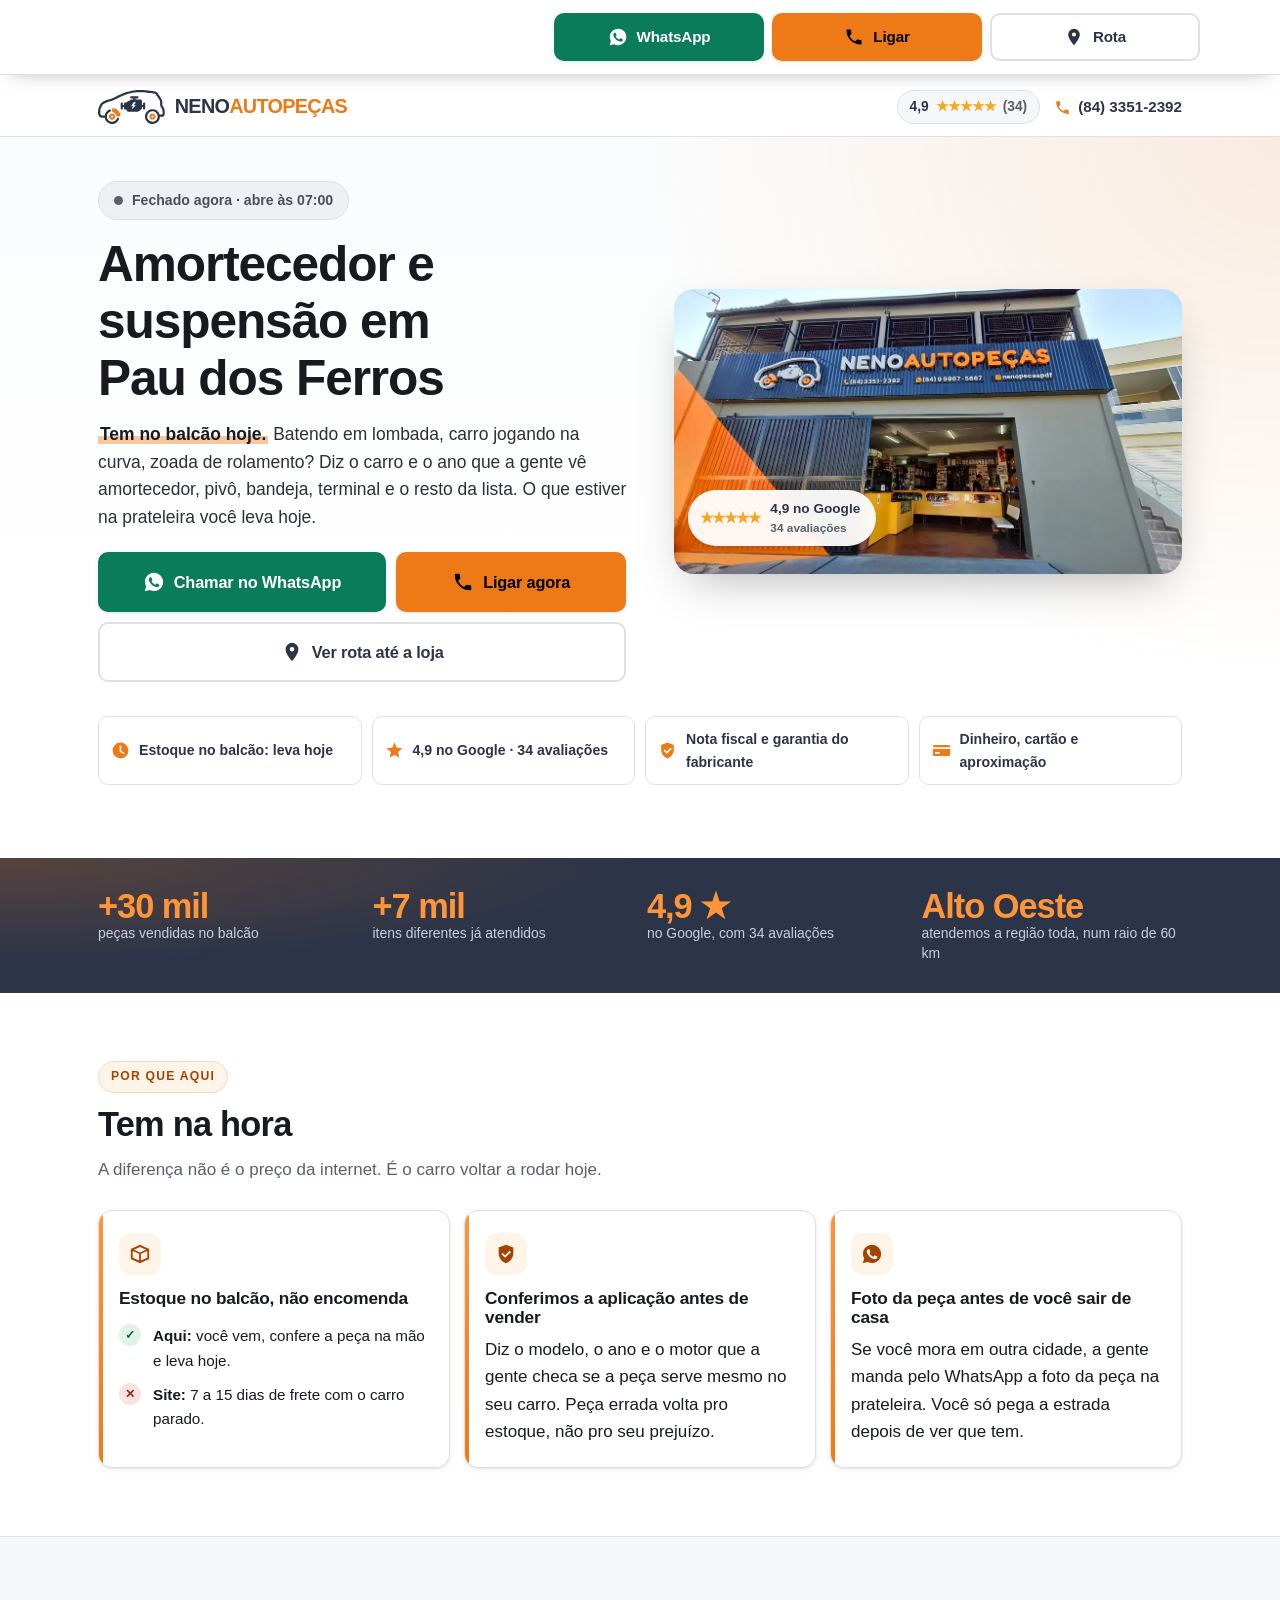
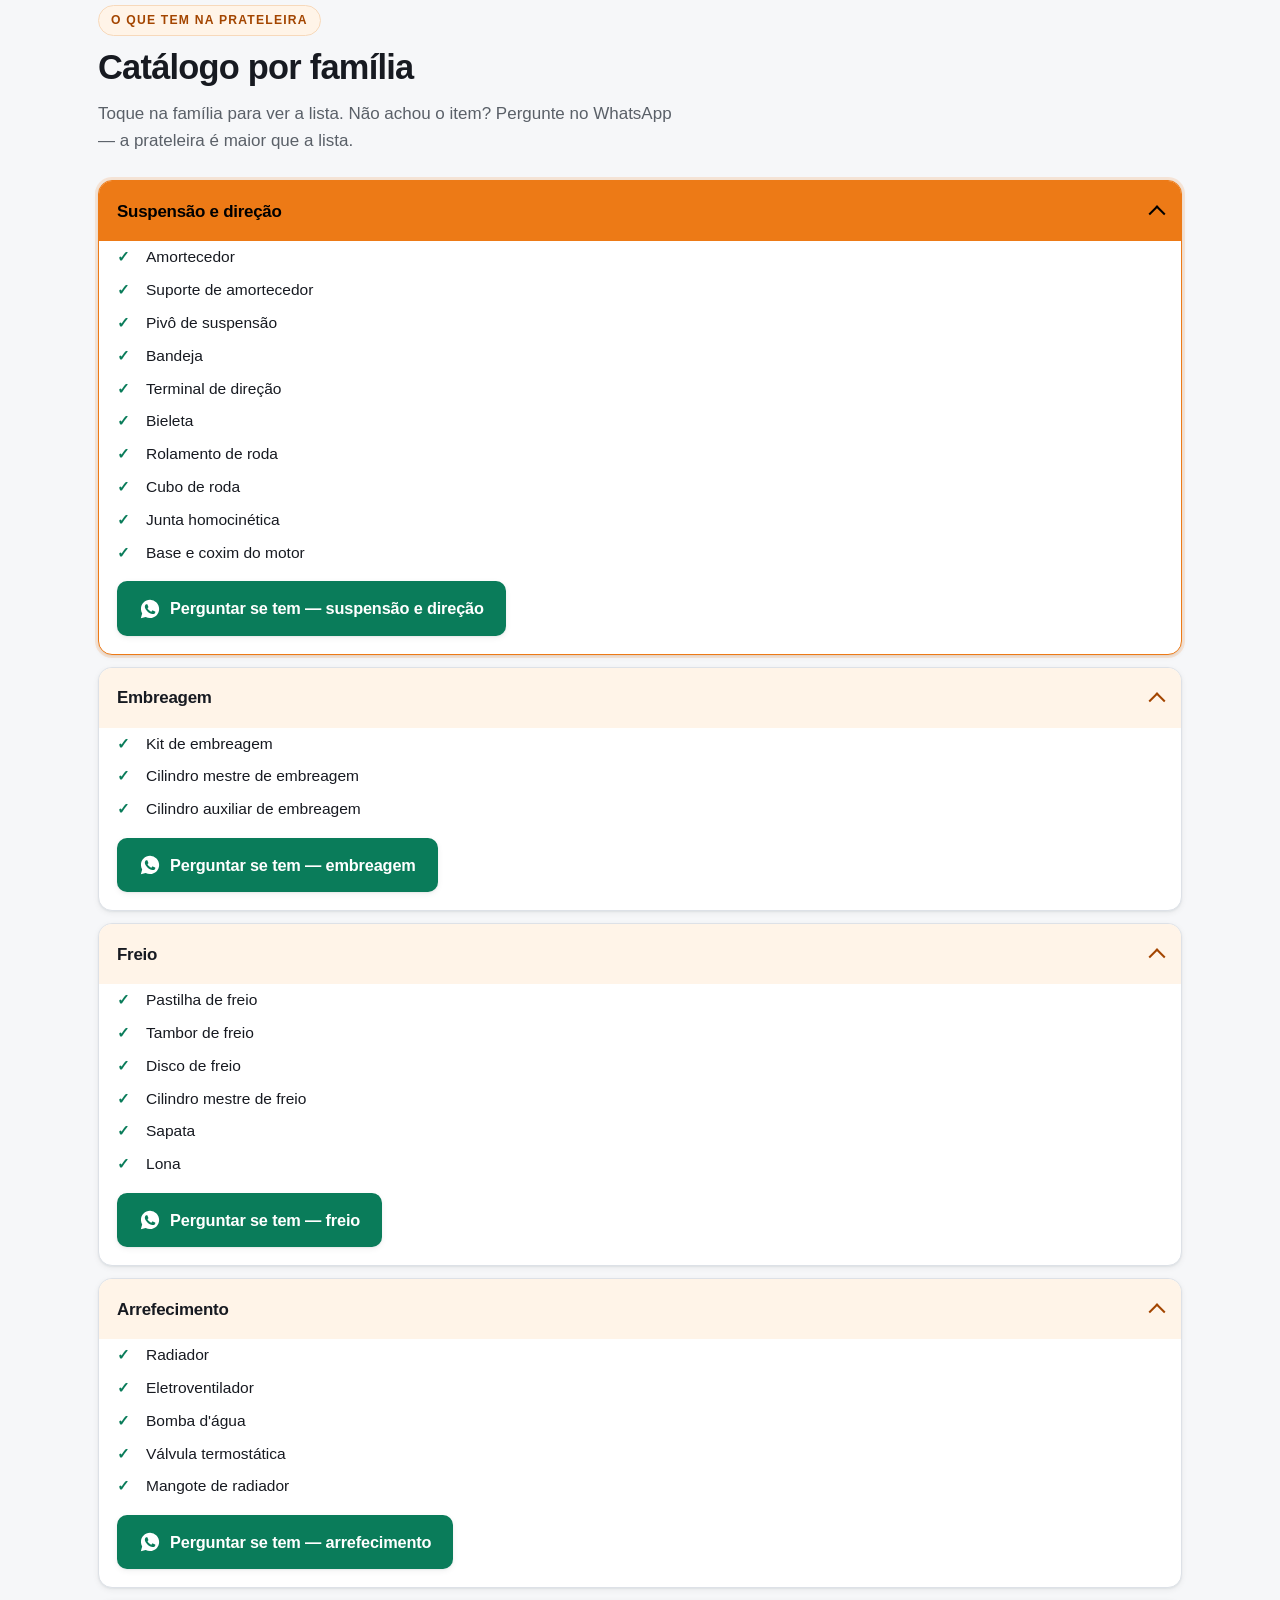
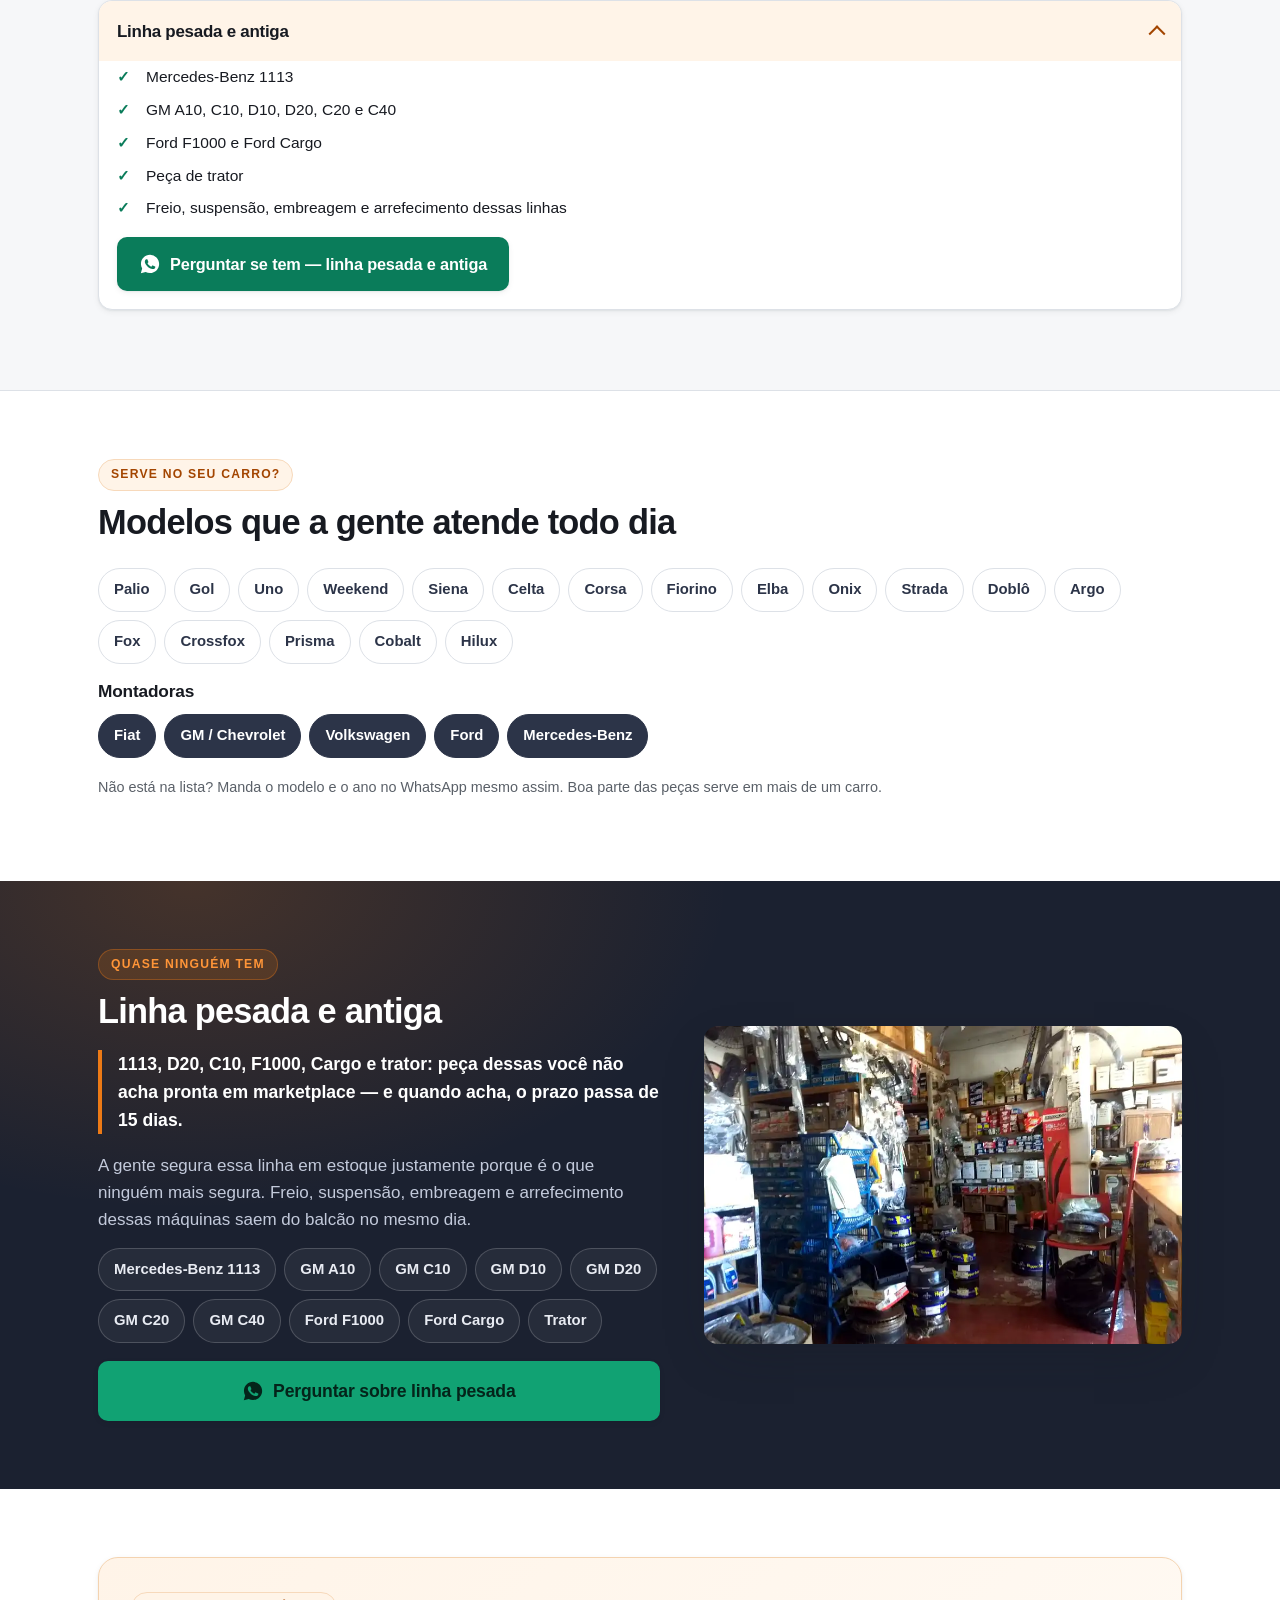
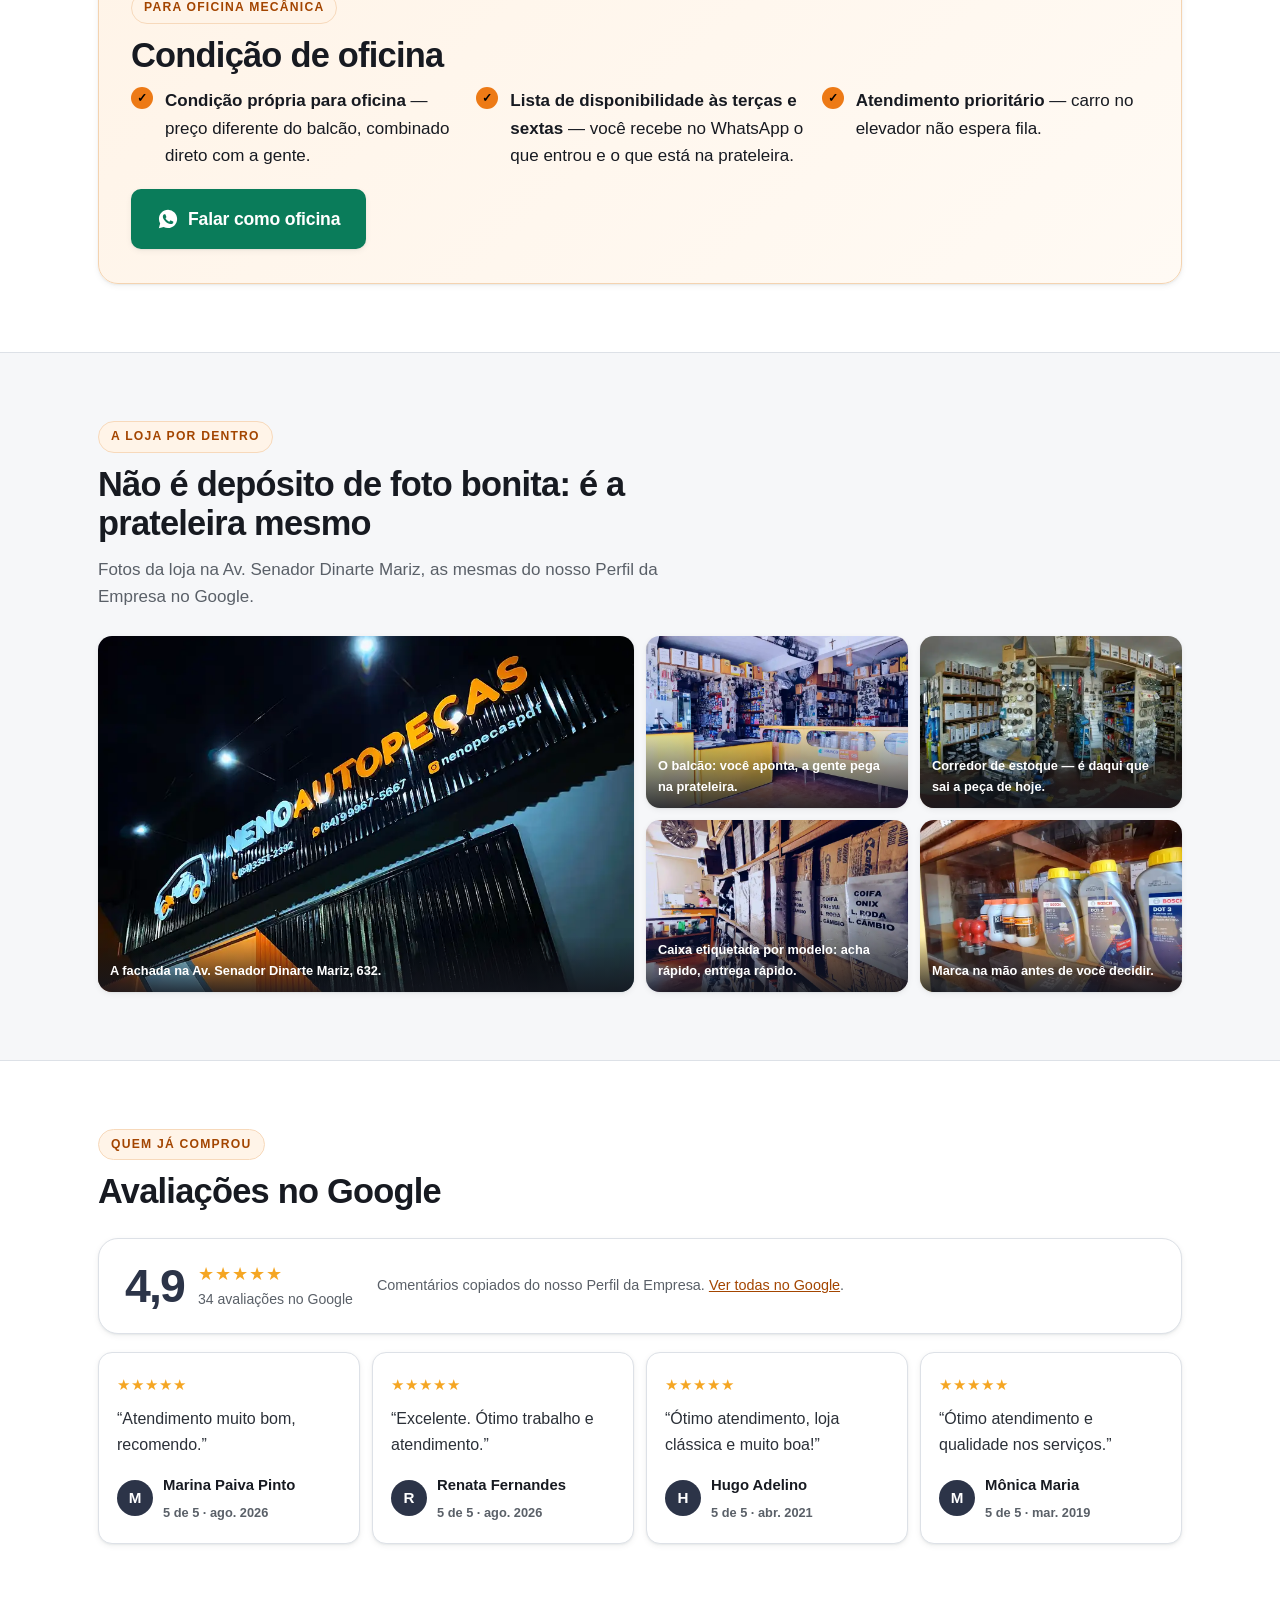
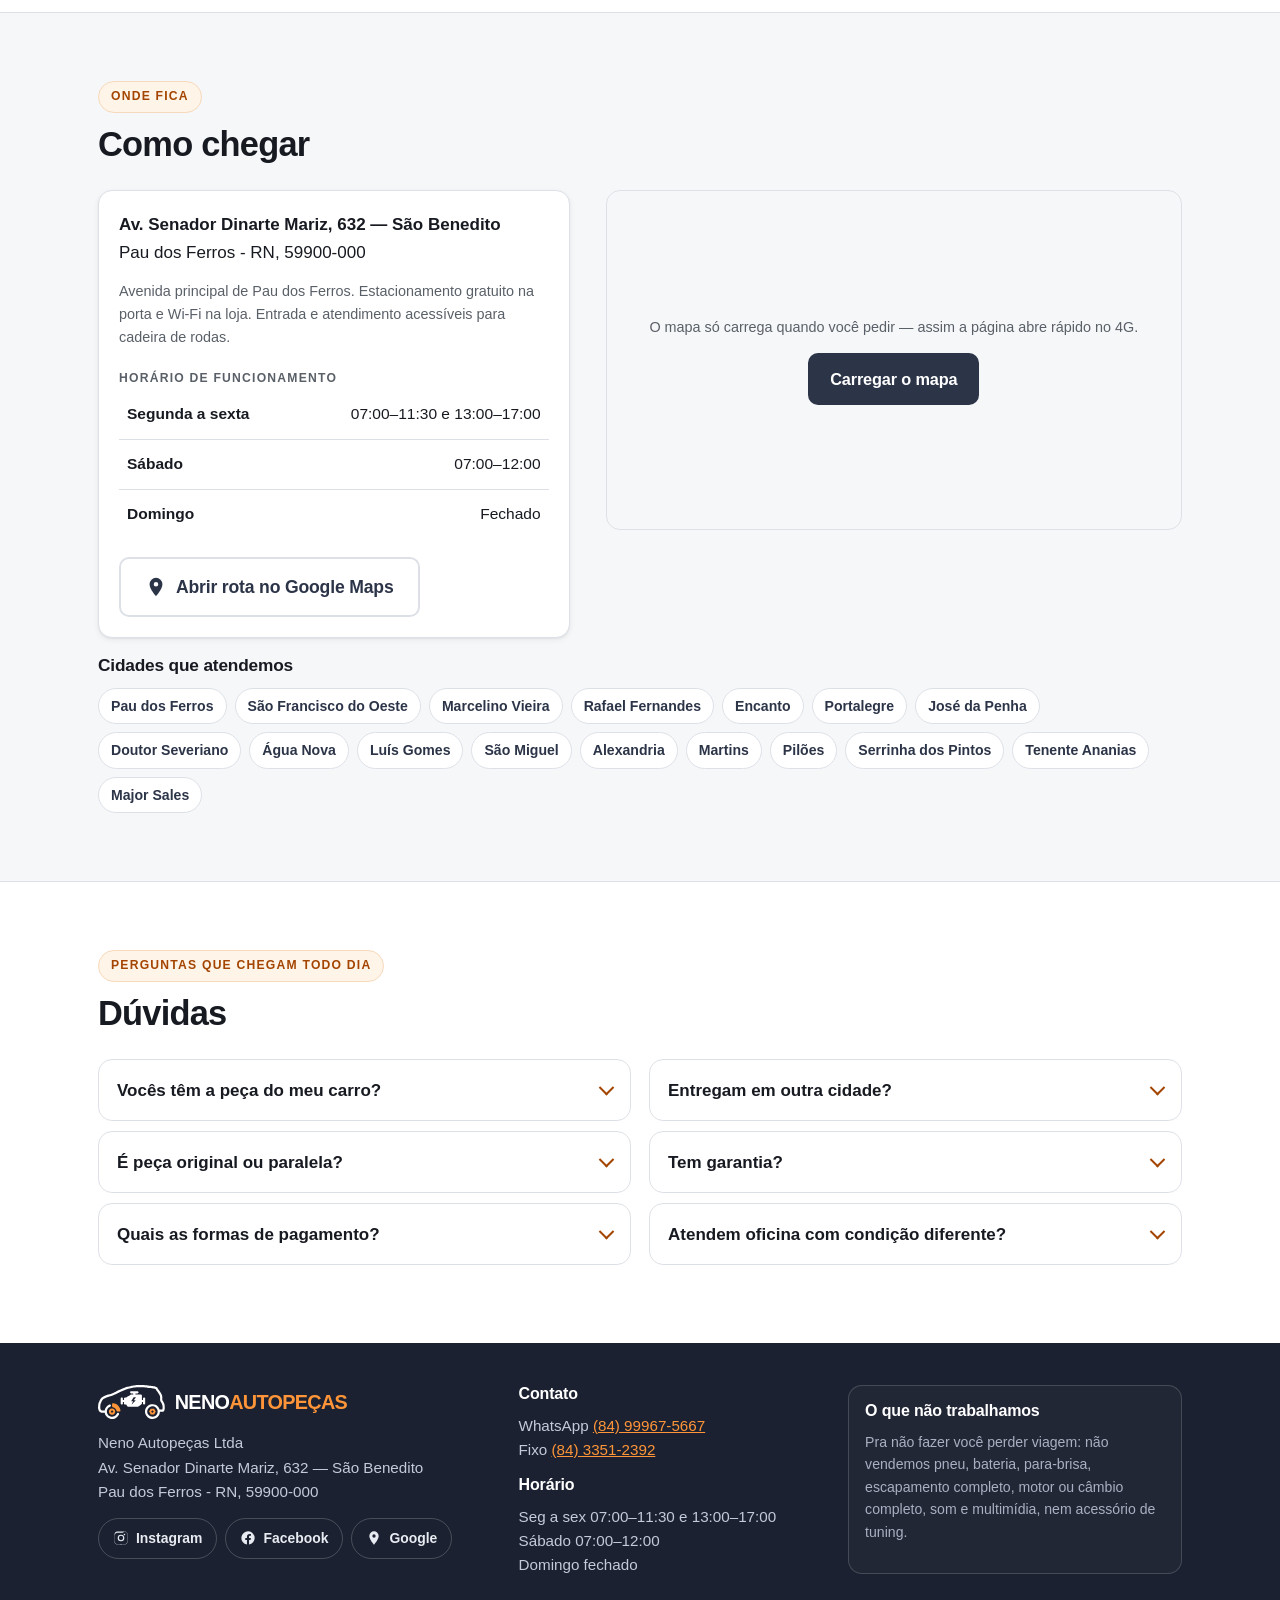
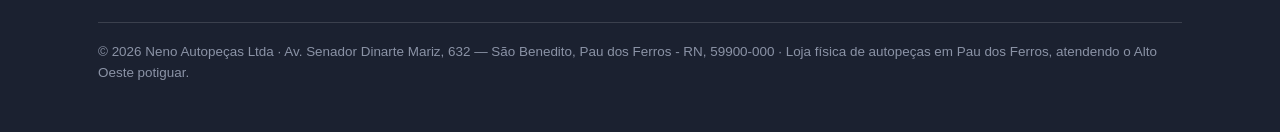
<file: suspensao.html>
<!DOCTYPE html>
<html lang="pt-BR">
<head>
<meta charset="utf-8">
<meta name="viewport" content="width=device-width, initial-scale=1">
<title>Amortecedor e suspensão em Pau dos Ferros | Neno Autopeças</title>
<meta name="description" content="Amortecedor, pivô, bandeja, terminal, bieleta e rolamento de roda em Pau dos Ferros. Estoque no balcão. Chame no WhatsApp (84) 99967-5667.">
<link rel="canonical" href="https://fernandohf.github.io/neno-autopecas/suspensao.html">
<meta name="robots" content="index, follow, max-image-preview:large">
<meta name="theme-color" content="#2c3448">
<meta name="geo.region" content="BR-RN">
<meta name="geo.placename" content="Pau dos Ferros">
<meta name="geo.position" content="-6.1180038;-38.2055928">
<meta name="ICBM" content="-6.1180038, -38.2055928">
<meta property="og:type" content="business.business">
<meta property="og:locale" content="pt_BR">
<meta property="og:site_name" content="Neno Autopeças">
<meta property="og:title" content="Amortecedor e suspensão em Pau dos Ferros | Neno Autopeças">
<meta property="og:description" content="Amortecedor, pivô, bandeja, terminal, bieleta e rolamento de roda em Pau dos Ferros. Estoque no balcão. Chame no WhatsApp (84) 99967-5667.">
<meta property="og:url" content="https://fernandohf.github.io/neno-autopecas/suspensao.html">
<meta property="og:image" content="https://fernandohf.github.io/neno-autopecas/assets/fachada.webp">
<meta property="og:image:width" content="1200">
<meta property="og:image:height" content="630">
<meta name="twitter:card" content="summary_large_image">
<link rel="icon" href="assets/icone.svg">
<link rel="apple-touch-icon" href="assets/icone-180.png">
<link rel="preload" as="image" href="assets/hero-fachada.webp" fetchpriority="high">
<link rel="stylesheet" href="styles.css">

<!-- =====================================================================
     GOOGLE ADS — TAG DE CONVERSÃO (placeholder)
     1) Descomente o bloco abaixo e troque AW-XXXXXXXXX pelo ID da conta.
     2) Em Ferramentas > Conversões, crie 3 ações de conversão
        (WhatsApp, Ligar, Ver rota) e cole cada rótulo no objeto
        NENO_CONVERSOES no fim desta página.
<script async src="https://www.googletagmanager.com/gtag/js?id=AW-XXXXXXXXX"></script>
<script>
  window.dataLayer = window.dataLayer || [];
  function gtag(){dataLayer.push(arguments);}
  gtag('js', new Date());
  gtag('config', 'AW-XXXXXXXXX');
</script>
     ===================================================================== -->

<script type="application/ld+json">
{
 "@context": "https://schema.org",
 "@type": "AutoPartsStore",
 "@id": "https://fernandohf.github.io/neno-autopecas/#loja",
 "name": "Neno Autopeças",
 "legalName": "Neno Autopeças Ltda",
 "url": "https://fernandohf.github.io/neno-autopecas/suspensao.html",
 "telephone": [
  "+55 84 3351-2392",
  "+55 84 99967-5667"
 ],
 "image": [
  "https://fernandohf.github.io/neno-autopecas/assets/fachada.webp",
  "https://fernandohf.github.io/neno-autopecas/assets/hero-fachada.webp",
  "https://fernandohf.github.io/neno-autopecas/assets/balcao.webp"
 ],
 "logo": "https://fernandohf.github.io/neno-autopecas/assets/fachada.webp",
 "priceRange": "$$",
 "currenciesAccepted": "BRL",
 "paymentAccepted": "Dinheiro, Cartão de crédito, Cartão de débito, Aproximação (NFC)",
 "address": {
  "@type": "PostalAddress",
  "streetAddress": "Av. Senador Dinarte Mariz, 632",
  "addressLocality": "Pau dos Ferros",
  "addressRegion": "RN",
  "postalCode": "59900-000",
  "addressCountry": "BR"
 },
 "geo": {
  "@type": "GeoCoordinates",
  "latitude": -6.1180038,
  "longitude": -38.2055928
 },
 "hasMap": "https://maps.app.goo.gl/zBPvgLzxWstUExD79",
 "openingHoursSpecification": [
  {
   "@type": "OpeningHoursSpecification",
   "dayOfWeek": [
    "Monday",
    "Tuesday",
    "Wednesday",
    "Thursday",
    "Friday"
   ],
   "opens": "07:00",
   "closes": "11:30"
  },
  {
   "@type": "OpeningHoursSpecification",
   "dayOfWeek": [
    "Monday",
    "Tuesday",
    "Wednesday",
    "Thursday",
    "Friday"
   ],
   "opens": "13:00",
   "closes": "17:00"
  },
  {
   "@type": "OpeningHoursSpecification",
   "dayOfWeek": [
    "Saturday"
   ],
   "opens": "07:00",
   "closes": "12:00"
  }
 ],
 "aggregateRating": {
  "@type": "AggregateRating",
  "ratingValue": "4.9",
  "reviewCount": 34,
  "bestRating": "5",
  "worstRating": "1"
 },
 "review": [
  {
   "@type": "Review",
   "author": {
    "@type": "Person",
    "name": "Marina Paiva Pinto"
   },
   "reviewRating": {
    "@type": "Rating",
    "ratingValue": "5",
    "bestRating": "5"
   },
   "reviewBody": "Atendimento muito bom, recomendo."
  },
  {
   "@type": "Review",
   "author": {
    "@type": "Person",
    "name": "Renata Fernandes"
   },
   "reviewRating": {
    "@type": "Rating",
    "ratingValue": "5",
    "bestRating": "5"
   },
   "reviewBody": "Excelente. Ótimo trabalho e atendimento."
  },
  {
   "@type": "Review",
   "author": {
    "@type": "Person",
    "name": "Hugo Adelino"
   },
   "reviewRating": {
    "@type": "Rating",
    "ratingValue": "5",
    "bestRating": "5"
   },
   "reviewBody": "Ótimo atendimento, loja clássica e muito boa!"
  },
  {
   "@type": "Review",
   "author": {
    "@type": "Person",
    "name": "Mônica Maria"
   },
   "reviewRating": {
    "@type": "Rating",
    "ratingValue": "5",
    "bestRating": "5"
   },
   "reviewBody": "Ótimo atendimento e qualidade nos serviços."
  }
 ],
 "areaServed": [
  {
   "@type": "City",
   "name": "Pau dos Ferros",
   "addressRegion": "RN"
  },
  {
   "@type": "City",
   "name": "São Francisco do Oeste",
   "addressRegion": "RN"
  },
  {
   "@type": "City",
   "name": "Marcelino Vieira",
   "addressRegion": "RN"
  },
  {
   "@type": "City",
   "name": "Rafael Fernandes",
   "addressRegion": "RN"
  },
  {
   "@type": "City",
   "name": "Encanto",
   "addressRegion": "RN"
  },
  {
   "@type": "City",
   "name": "Portalegre",
   "addressRegion": "RN"
  },
  {
   "@type": "City",
   "name": "José da Penha",
   "addressRegion": "RN"
  },
  {
   "@type": "City",
   "name": "Doutor Severiano",
   "addressRegion": "RN"
  },
  {
   "@type": "City",
   "name": "Água Nova",
   "addressRegion": "RN"
  },
  {
   "@type": "City",
   "name": "Luís Gomes",
   "addressRegion": "RN"
  },
  {
   "@type": "City",
   "name": "São Miguel",
   "addressRegion": "RN"
  },
  {
   "@type": "City",
   "name": "Alexandria",
   "addressRegion": "RN"
  },
  {
   "@type": "City",
   "name": "Martins",
   "addressRegion": "RN"
  },
  {
   "@type": "City",
   "name": "Pilões",
   "addressRegion": "RN"
  },
  {
   "@type": "City",
   "name": "Serrinha dos Pintos",
   "addressRegion": "RN"
  },
  {
   "@type": "City",
   "name": "Tenente Ananias",
   "addressRegion": "RN"
  },
  {
   "@type": "City",
   "name": "Major Sales",
   "addressRegion": "RN"
  }
 ],
 "sameAs": [
  "https://www.facebook.com/nenoautopecaspdf",
  "https://www.instagram.com/nenopecaspdf/"
 ]
}
</script>
<script type="application/ld+json">
{
 "@context": "https://schema.org",
 "@type": "FAQPage",
 "mainEntity": [
  {
   "@type": "Question",
   "name": "Vocês têm a peça do meu carro?",
   "acceptedAnswer": {
    "@type": "Answer",
    "text": "Manda no WhatsApp o modelo, o ano e o motor — de preferência uma foto do documento ou da peça velha. A gente confere a aplicação e responde se tem aqui, junto com a foto da peça na prateleira. Se não tiver, a gente fala na hora, sem enrolar."
   }
  },
  {
   "@type": "Question",
   "name": "Entregam em outra cidade?",
   "acceptedAnswer": {
    "@type": "Answer",
    "text": "Fazemos entrega. Para as cidades do Alto Oeste a gente combina o envio no WhatsApp — muita gente também manda buscar com quem vem a Pau dos Ferros no mesmo dia. O combinado sai por escrito antes de você pagar."
   }
  },
  {
   "@type": "Question",
   "name": "É peça original ou paralela?",
   "acceptedAnswer": {
    "@type": "Answer",
    "text": "Trabalhamos com as duas. A gente diz qual é qual antes de vender, com a marca na mão, e o preço muda conforme a escolha. Quem decide é você — só não vendemos peça sem dizer o que é."
   }
  },
  {
   "@type": "Question",
   "name": "Tem garantia?",
   "acceptedAnswer": {
    "@type": "Answer",
    "text": "Tem. Toda peça sai com nota e com a garantia do fabricante. Deu problema dentro do prazo, traz na loja com a nota que a gente resolve no balcão."
   }
  },
  {
   "@type": "Question",
   "name": "Quais as formas de pagamento?",
   "acceptedAnswer": {
    "@type": "Answer",
    "text": "Dinheiro, cartão de crédito e de débito (VISA e MasterCard) e pagamento por aproximação no celular. Não é preciso agendar nada: chega e é atendido."
   }
  },
  {
   "@type": "Question",
   "name": "Atendem oficina com condição diferente?",
   "acceptedAnswer": {
    "@type": "Answer",
    "text": "Sim. Oficina mecânica tem condição própria, atendimento prioritário no balcão e entra na lista de disponibilidade que mandamos às terças e sextas. Chame no WhatsApp dizendo que é oficina."
   }
  }
 ]
}
</script>
</head>
<body data-grupo="suspensao">
<a class="pular" href="#conteudo">Pular para o conteúdo</a>

<!-- 1. BARRA FIXA DE AÇÃO — rodapé no mobile, topo no desktop -->
<nav class="barra" aria-label="Contato rápido">
 <div class="barra-grade">
  <a class="btn btn-zap" href="https://wa.me/5584999675667?text=Ol%C3%A1%21%20Vim%20pelo%20Google.%20Preciso%20de%20amortecedor%20/%20pe%C3%A7a%20de%20suspens%C3%A3o%20para%3A%20%28modelo%20e%20ano%20do%20carro%29" data-cta="whatsapp" rel="noopener"><svg viewBox="0 0 24 24" aria-hidden="true"><path d="M12.04 2C6.58 2 2.13 6.45 2.13 11.91c0 1.75.46 3.45 1.32 4.95L2 22l5.25-1.38a9.9 9.9 0 0 0 4.79 1.22h.01c5.46 0 9.91-4.45 9.91-9.91 0-2.65-1.03-5.14-2.9-7.01A9.82 9.82 0 0 0 12.04 2Zm5.8 14.13c-.25.69-1.44 1.32-1.98 1.37-.53.05-1.02.24-3.44-.72-2.9-1.14-4.74-4.1-4.88-4.29-.14-.19-1.16-1.54-1.16-2.94 0-1.4.73-2.09.99-2.37.26-.29.57-.36.76-.36.19 0 .38 0 .55.01.18.01.41-.07.64.49.24.58.81 2 .88 2.14.07.14.12.31.02.5-.09.19-.14.31-.28.48-.14.17-.29.37-.42.5-.14.14-.28.29-.12.57.16.29.72 1.19 1.55 1.93 1.07.95 1.97 1.25 2.25 1.39.28.14.44.12.6-.07.17-.19.69-.81.88-1.09.19-.29.37-.24.62-.14.25.09 1.61.76 1.89.9.28.14.46.21.53.33.07.12.07.69-.18 1.37Z"/></svg> WhatsApp</a>
  <a class="btn btn-ligar" href="tel:+558433512392" data-cta="ligar"><svg viewBox="0 0 24 24" aria-hidden="true"><path d="M6.62 10.79a15.05 15.05 0 0 0 6.59 6.59l2.2-2.2a1 1 0 0 1 1.03-.24c1.12.37 2.33.57 3.56.57a1 1 0 0 1 1 1V20a1 1 0 0 1-1 1C10.4 21 3 13.6 3 4a1 1 0 0 1 1-1h3.5a1 1 0 0 1 1 1c0 1.24.2 2.44.57 3.57a1 1 0 0 1-.25 1.02l-2.2 2.2Z"/></svg> Ligar</a>
  <a class="btn btn-rota" href="https://www.google.com/maps/dir/?api=1&destination=Neno+Autope%C3%A7as%2C+Av.+Senador+Dinarte+Mariz%2C+632%2C+Pau+dos+Ferros+-+RN%2C+59900-000" data-cta="rota" target="_blank" rel="noopener"><svg viewBox="0 0 24 24" aria-hidden="true"><path d="M12 2a7 7 0 0 0-7 7c0 5.25 7 13 7 13s7-7.75 7-13a7 7 0 0 0-7-7Zm0 9.5A2.5 2.5 0 1 1 12 6.5a2.5 2.5 0 0 1 0 5Z"/></svg> Rota</a>
 </div>
</nav>

<header class="topo">
 <div class="env">
  <span class="marca"><svg viewBox="0 0 160 81.5" aria-hidden="true"><path fill="#2c3448" d="M129.6 81.5c-.3 0-.6-.1-.9-.1-1.2-.1-2.4-.3-3.5-.7-.9-.3-1.8-.6-2.6-1.1-1.4-.6-2.6-1.5-3.8-2.4-1.2-1.2-2.3-2.4-3.3-3.9-1-1.5-1.7-3.2-2.2-4.9-.2-1-.5-2.1-.5-3.2-.1-.9-.1-1.9 0-2.8 0-1.4.3-2.7.7-4 .3-.9.6-1.8 1.1-2.7.6-1.3 1.5-2.6 2.5-3.7 1.5-1.7 3.2-3.1 5.2-4.2 1.7-.8 3.5-1.4 5.4-1.7 1.2-.2 2.4-.3 3.7-.2 2.3 0 4.5.6 6.6 1.5 1.6.8 3 1.7 4.3 2.9 1.7 1.5 3.1 3.2 4.1 5.2.5 1 1 2.1 1.3 3.2 0 .1 0 .1 0 .2.1 0 .2 0 .3 0 .8 0 1.5 0 2.3 0 1.1 0 2.2.1 3.4.1.1 0 .2 0 .3 0 .1-.1.2-.3.2-.4.3-.8.5-1.6.5-2.5.1-.5.1-1 .2-1.6 0-.5 0-.9 0-1.4 0-1.2-.1-2.3-.3-3.4-.4-1.8-1-3.6-1.8-5.3-.6-1.2-1.3-2.3-2-3.4-.4-.6-.8-1.2-1.1-1.8-.2-.5-.3-1-.5-1.6-.1-.7-.3-1.3-.3-2 0-.7 0-1.4 0-2 0 0 0 0 0-.1 0-1.2.1-2.5 0-3.8 0-.7 0-1.4-.1-2-.1-.4-.2-.8-.4-1.2-.4-1.3-1-2.5-1.7-3.7-.8-1.5-1.7-2.9-2.7-4.3-.9-1.4-1.9-2.6-2.9-3.9-.8-1.1-1.6-2.1-2.2-3.4-.1-.1-.1-.3-.2-.5-.2-.4-.3-.7-.4-1-.1-.1-.2-.2-.3-.3-.7-.3-1.4-.5-2.2-.7-1.2-.2-2.5-.5-3.8-.6-1.7-.3-3.5-.5-5.2-.8-1.2-.1-2.5-.3-3.7-.4-1.6-.2-3.2-.4-4.9-.6-.9-.1-1.8-.2-2.7-.3-1-.1-2.1-.1-3.1-.2-.8-.1-1.7-.2-2.5-.2-.8-.1-1.5-.1-2.3-.1-1-.1-2-.1-3.1-.2-.4 0-.8 0-1.2 0-1.4 0-2.8 0-4.2 0-.9 0-1.8.1-2.6.1-.7 0-1.4 0-2.1.1-.8 0-1.6.1-2.5.1-.7.1-1.5.2-2.3.3-.7 0-1.3.1-1.9.2-1.3.2-2.7.4-3.9.6-1.9.3-3.8.6-5.6 1-1.9.5-3.8.9-5.7 1.5-2.3.6-4.5 1.3-6.7 2.1-1.9.7-3.8 1.4-5.6 2.3-2 .8-4 1.7-6 2.6-1.5.7-3.1 1.5-4.6 2.2-1.7.8-3.3 1.6-5 2.4-1.3.6-2.7 1.3-4.1 2-1.6.8-3.3 1.5-5 2.2-1 .5-2.1.9-3.2 1.2-1.6.4-3.2.8-4.7 1.3-2.4.6-4.7 1.4-7 2.3-1.7.6-3.4 1.3-5 2.3-.9.4-1.7 1-2.5 1.6-.8.7-1.5 1.5-2.2 2.4-.9 1-1.6 2.2-2.2 3.5-.2.5-.4 1.2-.6 1.8-.5 1-.9 1.9-1.4 2.9-.2.5-.4 1-.6 1.5-.1.3-.1.6-.2.9 0 .5-.1 1-.1 1.4-.1.9-.1 1.7-.2 2.5 0 .8-.1 1.5-.1 2.3 0 .6 0 1.2 0 1.8 0 1.3.3 2.5.8 3.6.2.4.4.8.6 1.2.1.3.4.5.7.7.6.3 1.1.5 1.7.7.2 0 .4.1.7.1 1 0 1.9 0 2.9 0 .1 0 .1 0 .2 0 .7 0 1.5 0 2.3 0 .2 0 .4-.1.7-.1.1-.4.2-.8.3-1.2.3-1.4.7-2.7 1.4-4 .7-1.4 1.5-2.6 2.5-3.7 1.4-1.7 3-3 4.9-4 .7-.4 1.4-.7 2.2-1 1.7-.6 3.4.5 3.6 2.2.1 1.3-.7 2.4-1.8 2.8-1.5.6-2.9 1.5-4.1 2.6-1.1 1.1-2 2.3-2.6 3.6-.6 1.2-1 2.4-1.1 3.7-.1.5-.1 1-.1 1.5-.1 2.1.4 4.2 1.4 6.1.5 1 1.2 2 2 2.8 1 1.1 2.2 2 3.6 2.6 1.3.7 2.7 1.1 4.2 1.2 2.3.2 4.5-.1 6.5-1.1 1.3-.5 2.4-1.3 3.4-2.2 1.1-1.1 2-2.4 2.7-3.8.1-.2.2-.5.3-.8.4-.9 1.1-1.5 2.1-1.7 1.5-.3 2.7.7 3 2 0 .1.1.3.1.5 0 .4-.1.8-.2 1.1-.7 1.9-1.7 3.5-2.9 5-1.6 1.8-3.4 3.3-5.5 4.4-1.7.9-3.5 1.5-5.4 1.8-.5.1-.9.1-1.4.2-.2 0-.4 0-.5 0-.6 0-1.3 0-1.9 0-.2 0-.3 0-.5 0-.5-.1-1-.1-1.4-.2-2.1-.3-4-1-5.8-2-1.9-1.1-3.6-2.5-5-4.2-1.1-1.2-1.9-2.5-2.6-3.9-.5-1.1-.9-2.2-1.1-3.4-.1-.4-.2-.9-.3-1.4-.1 0-.1 0-.2 0-.4 0-.8 0-1.1 0-.5 0-.9 0-1.4 0-.9 0-1.9 0-2.9 0-.2 0-.5 0-.7-.1-1 0-2-.3-2.9-.5-1.8-.6-3.2-1.6-4.3-3.1-.5-.6-.9-1.3-1.2-2.1-.3-.7-.5-1.4-.7-2.2-.2-.9-.4-1.7-.5-2.7-.1-.2-.1-.5-.2-.7 0-.6 0-1.2 0-1.9.1-.1.1-.2.1-.3 0-.2.1-.4.1-.6.1-1 .2-1.9.2-2.8.1-.8.2-1.6.2-2.4.1-1 .2-1.9.4-2.9.2-.7.4-1.4.8-2 .7-1.3 1.2-2.6 1.7-3.9.3-.7.6-1.4.9-2 .4-1 1-1.8 1.6-2.6.8-1.3 1.8-2.4 2.9-3.4.9-.8 1.8-1.4 2.7-2 1.5-1.1 3.1-1.9 4.8-2.6 1.9-.8 3.8-1.4 5.7-2 1.9-.6 3.9-1.2 5.8-1.7 1.8-.5 3.5-1 5.2-1.7 2.2-.9 4.3-2 6.5-3 1.2-.6 2.4-1.2 3.7-1.8 2.2-1 4.5-2.1 6.7-3.2 1.7-.7 3.3-1.5 5-2.2 1.7-.8 3.4-1.5 5.1-2.2 1.6-.6 3.1-1.2 4.7-1.8 1.8-.7 3.6-1.2 5.5-1.7 1.2-.3 2.3-.6 3.5-.9 1-.3 2-.5 3.1-.7 1.2-.3 2.4-.6 3.6-.8 1.2-.2 2.4-.4 3.5-.6.9-.1 1.8-.3 2.7-.4 1.3-.2 2.5-.3 3.8-.5 1.2-.1 2.3-.2 3.5-.3.7 0 1.3 0 2 0 .3 0 .6 0 .8 0 .1 0 .2-.1.2-.1 2.7 0 5.3 0 8 0 .4 0 .8 0 1.2 0 1 .1 2.1.1 3.1.2 1 0 2 .1 3 .1 1.3.2 2.5.3 3.8.4.9.1 1.8.3 2.7.4 1.2.1 2.4.2 3.6.4.8.1 1.7.2 2.6.3 1.1.1 2.2.3 3.3.4.8.1 1.6.2 2.4.3 1.5.2 3 .4 4.5.7 1 .2 2 .4 3 .7 1.1.2 2.2.6 3.1 1.3.9.6 1.5 1.5 2 2.4.2.4.2.7.4 1.1.5.9 1 1.8 1.7 2.6 1.2 1.5 2.4 3.1 3.5 4.8 1 1.5 2 3 2.8 4.6.9 1.7 1.7 3.4 2.1 5.2.2 1.1.4 2.2.4 3.2.1.8 0 1.6 0 2.4 0 .7-.1 1.5-.1 2.2 0 .5.1 1 .1 1.5 0 .6.1 1.2.4 1.7.3.6.7 1.1 1 1.7.7 1 1.4 2.1 1.9 3.2.7 1.2 1.2 2.6 1.6 3.9.2.8.4 1.6.6 2.4.1.7.1 1.4.2 2.1 0 .7 0 1.3 0 2 0 .4 0 .7 0 1.1 0 .1.1.1.1.2 0 1.1 0 2.3 0 3.5-.1.2 0 .4-.1.6-.1.6-.2 1.2-.4 1.8-.2 1.2-.6 2.4-1.4 3.4-.4.4-.8.8-1.4 1-.8.4-1.7.5-2.5.5-1.2 0-2.3 0-3.4-.1-.6 0-1.2 0-1.8 0-.2 0-.4 0-.6 0 0 .2 0 .4-.1.6 0 .4 0 .8-.1 1.2-.1 1.1-.4 2.3-.7 3.3-.5 1.6-1.3 3.1-2.2 4.5-.9 1.3-1.9 2.4-3.1 3.4-1.2 1-2.5 1.9-3.9 2.6-1.3.6-2.7 1.1-4.1 1.3-.7.2-1.5.3-2.2.4-.2 0-.3 0-.5 0-.6 0-1.3 0-1.9 0zm9.9-26.6c-.3-.2-.5-.4-.7-.6-.9-.9-1.9-1.5-3-2-1.8-.8-3.6-1.2-5.6-1.1-.9 0-1.8.1-2.7.3-2.3.6-4.3 1.8-6 3.5-1 1.1-1.8 2.3-2.4 3.6-.7 1.6-1.1 3.3-1.1 5.1 0 .7.1 1.3.2 2 .2 1.2.5 2.3 1 3.3.7 1.4 1.6 2.7 2.7 3.7 1.1 1.1 2.3 1.9 3.7 2.5 1.9.8 3.9 1.1 5.9 1 1.5-.2 3-.5 4.4-1.2 1.6-.8 2.9-1.8 4.1-3.1.9-1 1.6-2.2 2.1-3.5.7-1.6 1-3.3.9-5 0-1.1-.1-2.1-.4-3.1-.6-2-1.6-3.8-3.1-5.4z"/><path fill="#2c3448" d="M59.3 45.5c-.5.8-1.2 1.3-2.2 1.3-.7 0-1.3-.2-1.8-.7-.6-.5-.9-1.1-.9-1.8 0-4 0-8 0-12 0-1 .7-2 1.8-2.3 1-.3 1.9-.1 2.7.6.5.5.7 1.1.7 1.8.1 1 0 2 0 3 0 .1 0 .2 0 .3.9 0 1.8 0 2.7 0 0-.1 0-.2 0-.2 0-1.1 0-2.1 0-3.1-.1-1.1.8-2.2 2-2.5.1 0 .3 0 .5 0 .8 0 1.6 0 2.4 0 .2 0 .3-.1.5-.2 1.4-.9 2.9-1.8 4.4-2.7 1.7-1.1 3.5-2.2 5.3-3.3.2-.1.5-.3.7-.5.5-.3.9-.4 1.5-.4 1.5 0 3.1 0 4.6 0 .1 0 .2 0 .3 0 0-.9 0-1.7 0-2.6-.1 0-.2 0-.3 0-1.6 0-3.1 0-4.7 0-1.4 0-2.5-1.2-2.5-2.6 0-.7.2-1.3.7-1.8.4-.5 1-.8 1.8-.8 2.8 0 5.7 0 8.6 0 2.2 0 4.4 0 6.6 0 1.2-.1 2.3.8 2.5 2.1.2.9 0 1.7-.7 2.3-.4.5-1 .8-1.8.8-1.5 0-3.1 0-4.6 0-.1 0-.2 0-.4 0 0 .8 0 1.7 0 2.6.1 0 .3 0 .4 0 4.2 0 8.4 0 12.6 0 1.1 0 2.3.8 2.5 2.1.1.2.1.3.1.4 0 3.4 0 6.7 0 10.1 0 .1 0 .2 0 .3.8 0 1.7 0 2.6 0 0-.1 0-.2 0-.3 0-1 0-2 0-3-.1-1 .7-2.2 1.9-2.5.9-.2 1.8 0 2.5.7.5.5.8 1.1.8 1.8 0 3.9 0 7.9 0 11.8 0 1.4-1.2 2.6-2.6 2.6-.7 0-1.3-.2-1.8-.7-.5-.5-.8-1-.8-1.8 0-1 0-2 0-3.1 0-.1 0-.1 0-.2-.9 0-1.8 0-2.6 0 0 .1 0 .1 0 .2 0 1 0 2 0 3 0 .9-.4 1.6-1.2 2.2-1 .7-2 1.4-3 2.1-1.5 1-3 2.1-4.6 3.2-.1.1-.3.2-.5.3-.4.3-.8.4-1.3.4-7.3 0-14.7 0-22.1 0-.9 0-1.6-.4-2.1-1.2-1-1.4-1.9-2.8-2.9-4.2-.1-.2-.2-.2-.4-.2-.8 0-1.6 0-2.4 0-1.4 0-2.5-1.2-2.5-2.5 0-1.1 0-2.1 0-3.2 0 0 0-.1 0-.1-.9 0-1.8 0-2.7 0 0 .1 0 .1 0 .2 0 1 0 2 .1 3 0 .5-.2.9-.4 1.3zm30.8-8.1c.1-.2.3-.4.5-.6-.9 0-1.7 0-2.5 0-.8 0-1.6 0-2.5 0 1.9-2.5 3.7-5 5.5-7.5-1.9 0-3.8 0-5.7 0-1.9 3.1-3.9 6.3-5.8 9.4 1.6 0 3.2 0 4.7 0-.6 1.4-1.2 2.8-1.8 4.1-.6 1.4-1.2 2.8-1.8 4.2.1 0 .1 0 .1 0 .1-.1.2-.2.3-.3.3-.4.7-.7 1-1.1.5-.5 1-1 1.5-1.5.8-.8 1.5-1.6 2.3-2.5.5-.5 1-1 1.5-1.5.9-.9 1.8-1.8 2.7-2.7z"/><path fill="#ed7a16" d="M47.8 63.7c-.4 0-.8 0-1.2 0-1.1 0-2-.8-2.2-1.9-.4-1.9-1.2-3.6-2.5-5.1-1.6-1.9-3.7-3.2-6.2-3.6-.7-.2-1.3-.5-1.7-1.2-.2-.3-.2-.6-.2-1 0-1.7 0-3.5 0-5.2-.1-.9.7-1.9 1.6-2.1.5-.1.9-.1 1.4 0 2.3.3 4.5 1.1 6.5 2.2 1.5.7 2.8 1.7 4.1 2.8 1.3 1.2 2.4 2.5 3.3 4 1.3 1.8 2.2 3.8 2.7 6 .2.8.3 1.5.5 2.3 0 .1 0 .3 0 .4 0 1.2-.9 2.2-1.9 2.3-.1.1-.2.1-.3.1-1.3 0-2.6 0-3.9 0z"/><path fill="#ed7a16" d="M39.4 68.7c-.7.8-1.5 1.4-2.4 1.8-1 .4-2 .7-3 .7-1.2 0-2.3-.1-3.3-.6-2.3-1.1-3.8-2.9-4.4-5.5-.1-.5 0-1-.1-1.6 0-1 .2-1.9.6-2.8 1.1-2.4 3-3.9 5.6-4.4 2.4-.5 4.6.1 6.4 1.8 1.3 1.1 2.1 2.6 2.4 4.3.3 2-.1 3.8-1.2 5.5-.2.3-.4.5-.6.8zm-3.8-3.1c.7-.7.9-1.5.8-2.4-.2-1.3-1.5-2.3-2.8-2.2-1.5.1-2.9 1.6-2.4 3.3.5 2.1 3 2.7 4.4 1.3z"/><path fill="#ed7a16" d="M127.2 70.6c-.5.1-.8-.2-1.1-.6-.3-.5-.6-1.1-.9-1.6-.8-1.3-1.6-2.7-2.4-4-.2-.5-.2-1 0-1.5.6-.9 1.1-1.8 1.7-2.8.5-.8 1-1.7 1.5-2.6.1-.2.3-.4.5-.6.1-.1.3-.2.6-.2 1.4 0 2.8 0 4.3 0 .8 0 1.7 0 2.6 0 .3 0 .6.2.8.5.3.4.6.9.9 1.4.8 1.5 1.7 2.9 2.5 4.4.1.1.2.3.2.4.1.3 0 .6-.1.8-.5.8-.9 1.6-1.4 2.3-.6 1.1-1.2 2.2-1.9 3.3-.1.2-.2.4-.4.6-.1.1-.4.2-.6.2-2.2 0-4.5 0-6.8 0zm.8-6.2c0 0 0 .1.1.2.4 1.1 1.5 1.9 2.8 1.7 1.4-.2 2.5-1.5 2.2-3.1-.2-1.4-1.5-2.4-2.9-2.2-1.5.2-2.6 1.7-2.2 3.4z"/></svg><span class="marca-nome"><b>NENO</b><i>AUTOPEÇAS</i></span></span>
  <div class="topo-lado">
   <a class="nota-google" href="https://maps.app.goo.gl/zBPvgLzxWstUExD79" target="_blank" rel="noopener"
      aria-label="Nota 4,9 de 5 no Google, 34 avaliações">
    <span class="nota">4,9</span><span class="estrelas" aria-hidden="true">★★★★★</span><span class="qtd">(34)</span>
   </a>
   <a class="topo-tel" href="tel:+558433512392" data-cta="ligar"><svg viewBox="0 0 24 24" aria-hidden="true"><path d="M6.62 10.79a15.05 15.05 0 0 0 6.59 6.59l2.2-2.2a1 1 0 0 1 1.03-.24c1.12.37 2.33.57 3.56.57a1 1 0 0 1 1 1V20a1 1 0 0 1-1 1C10.4 21 3 13.6 3 4a1 1 0 0 1 1-1h3.5a1 1 0 0 1 1 1c0 1.24.2 2.44.57 3.57a1 1 0 0 1-.25 1.02l-2.2 2.2Z"/></svg> (84) 3351-2392</a>
  </div>
 </div>
</header>

<main id="conteudo">

<!-- 2. HERO -->
<section class="hero">
 <div class="env">
  <div class="hero-texto">
   <p class="selo" id="selo-horario" aria-live="polite"><span class="ponto"></span><span id="selo-texto">Confira o horário abaixo</span></p>
   <h1>Amortecedor e suspensão em Pau dos Ferros</h1>
   <p class="promessa"><strong>Tem no balcão hoje.</strong> Batendo em lombada, carro jogando na curva, zoada de rolamento? Diz o carro e o ano que a gente vê amortecedor, pivô, bandeja, terminal e o resto da lista. O que estiver na prateleira você leva hoje.</p>
   <div class="pilha">
    <a class="btn btn-zap btn-grande" href="https://wa.me/5584999675667?text=Ol%C3%A1%21%20Vim%20pelo%20Google.%20Preciso%20de%20amortecedor%20/%20pe%C3%A7a%20de%20suspens%C3%A3o%20para%3A%20%28modelo%20e%20ano%20do%20carro%29" data-cta="whatsapp" rel="noopener"><svg viewBox="0 0 24 24" aria-hidden="true"><path d="M12.04 2C6.58 2 2.13 6.45 2.13 11.91c0 1.75.46 3.45 1.32 4.95L2 22l5.25-1.38a9.9 9.9 0 0 0 4.79 1.22h.01c5.46 0 9.91-4.45 9.91-9.91 0-2.65-1.03-5.14-2.9-7.01A9.82 9.82 0 0 0 12.04 2Zm5.8 14.13c-.25.69-1.44 1.32-1.98 1.37-.53.05-1.02.24-3.44-.72-2.9-1.14-4.74-4.1-4.88-4.29-.14-.19-1.16-1.54-1.16-2.94 0-1.4.73-2.09.99-2.37.26-.29.57-.36.76-.36.19 0 .38 0 .55.01.18.01.41-.07.64.49.24.58.81 2 .88 2.14.07.14.12.31.02.5-.09.19-.14.31-.28.48-.14.17-.29.37-.42.5-.14.14-.28.29-.12.57.16.29.72 1.19 1.55 1.93 1.07.95 1.97 1.25 2.25 1.39.28.14.44.12.6-.07.17-.19.69-.81.88-1.09.19-.29.37-.24.62-.14.25.09 1.61.76 1.89.9.28.14.46.21.53.33.07.12.07.69-.18 1.37Z"/></svg> Chamar no WhatsApp</a>
    <a class="btn btn-ligar btn-grande" href="tel:+558433512392" data-cta="ligar"><svg viewBox="0 0 24 24" aria-hidden="true"><path d="M6.62 10.79a15.05 15.05 0 0 0 6.59 6.59l2.2-2.2a1 1 0 0 1 1.03-.24c1.12.37 2.33.57 3.56.57a1 1 0 0 1 1 1V20a1 1 0 0 1-1 1C10.4 21 3 13.6 3 4a1 1 0 0 1 1-1h3.5a1 1 0 0 1 1 1c0 1.24.2 2.44.57 3.57a1 1 0 0 1-.25 1.02l-2.2 2.2Z"/></svg> Ligar agora</a>
    <a class="btn btn-rota btn-grande" href="https://www.google.com/maps/dir/?api=1&destination=Neno+Autope%C3%A7as%2C+Av.+Senador+Dinarte+Mariz%2C+632%2C+Pau+dos+Ferros+-+RN%2C+59900-000" data-cta="rota" target="_blank" rel="noopener"><svg viewBox="0 0 24 24" aria-hidden="true"><path d="M12 2a7 7 0 0 0-7 7c0 5.25 7 13 7 13s7-7.75 7-13a7 7 0 0 0-7-7Zm0 9.5A2.5 2.5 0 1 1 12 6.5a2.5 2.5 0 0 1 0 5Z"/></svg> Ver rota até a loja</a>
   </div>
  </div>
  <div class="hero-figura">
   <img class="hero-foto" src="assets/hero-fachada.webp" width="1040" height="585"
        alt="Fachada da Neno Autopeças na Av. Senador Dinarte Mariz, em Pau dos Ferros, com a loja aberta e o balcão à vista"
        fetchpriority="high" decoding="async">
   <p class="hero-etiqueta"><span class="estrelas" aria-hidden="true">★★★★★</span><span>4,9 no Google<small>34 avaliações</small></span></p>
  </div>
 </div>
 <div class="env env-tiras">
   <ul class="tiras">
    <li><svg viewBox="0 0 24 24" aria-hidden="true"><path fill-rule="evenodd" d="M12 2a10 10 0 1 0 0 20 10 10 0 0 0 0-20Zm1 10.6V6h-2v7.6l5.2 3.1 1-1.7-4.2-2.4Z"/></svg> <span>Estoque no balcão: leva hoje</span></li>
    <li><svg viewBox="0 0 24 24" aria-hidden="true"><path d="m12 17.3-6.2 3.7 1.7-7L2 9.2l7.2-.6L12 2l2.8 6.6 7.2.6-5.5 4.8 1.7 7L12 17.3Z"/></svg> <span>4,9 no Google · 34 avaliações</span></li>
    <li><svg viewBox="0 0 24 24" aria-hidden="true"><path d="M12 2 4 5v6.2c0 5 3.4 9.4 8 10.8 4.6-1.4 8-5.8 8-10.8V5l-8-3Zm-1 14.2-4-4 1.4-1.4 2.6 2.6 5-5L17.4 10 11 16.2Z"/></svg> <span>Nota fiscal e garantia do fabricante</span></li>
    <li><svg viewBox="0 0 24 24" aria-hidden="true"><path d="M3 5h18a2 2 0 0 1 2 2v1H1V7a2 2 0 0 1 2-2Zm-2 5h22v7a2 2 0 0 1-2 2H3a2 2 0 0 1-2-2v-7Zm3 4v2h6v-2H4Z"/></svg> <span>Dinheiro, cartão e aproximação</span></li>
   </ul>
 </div>
</section>

<!-- 3. FAIXA DE PROVA -->
<section class="provas" aria-label="A loja em números">
 <div class="env">
  <div class="provas-grade">
   <div><div class="prova-num">+30 mil</div><div class="prova-txt">peças vendidas no balcão</div></div>
   <div><div class="prova-num">+7 mil</div><div class="prova-txt">itens diferentes já atendidos</div></div>
   <div><div class="prova-num">4,9 ★</div><div class="prova-txt">no Google, com 34 avaliações</div></div>
   <div><div class="prova-num">Alto Oeste</div><div class="prova-txt">atendemos a região toda, num raio de 60 km</div></div>
  </div>
 </div>
</section>

<!-- 4. TEM NA HORA -->
<section>
 <div class="env">
  <div class="cabeca-sec revelar">
   <span class="olho">Por que aqui</span>
   <h2>Tem na hora</h2>
   <p class="apoio">A diferença não é o preço da internet. É o carro voltar a rodar hoje.</p>
  </div>
  <div class="cartoes">
   <div class="cartao revelar">
    <div class="cartao-icone"><svg viewBox="0 0 24 24" aria-hidden="true"><path d="M12 2 2 6.6v10.8L12 22l10-4.6V6.6L12 2Zm0 2.3 6.6 3-6.6 3-6.6-3 6.6-3ZM4 8.6l7 3.2v7.4l-7-3.2V8.6Zm9 10.6v-7.4l7-3.2v7.4l-7 3.2Z"/></svg></div>
    <h3>Estoque no balcão, não encomenda</h3>
    <ul class="contraste">
     <li><span class="sim">✓</span><span><strong>Aqui:</strong> você vem, confere a peça na mão e leva hoje.</span></li>
     <li><span class="nao">✕</span><span><strong>Site:</strong> 7 a 15 dias de frete com o carro parado.</span></li>
    </ul>
   </div>
   <div class="cartao revelar">
    <div class="cartao-icone"><svg viewBox="0 0 24 24" aria-hidden="true"><path d="M12 2 4 5v6.2c0 5 3.4 9.4 8 10.8 4.6-1.4 8-5.8 8-10.8V5l-8-3Zm-1 14.2-4-4 1.4-1.4 2.6 2.6 5-5L17.4 10 11 16.2Z"/></svg></div>
    <h3>Conferimos a aplicação antes de vender</h3>
    <p>Diz o modelo, o ano e o motor que a gente checa se a peça serve mesmo no seu carro. Peça
       errada volta pro estoque, não pro seu prejuízo.</p>
   </div>
   <div class="cartao revelar">
    <div class="cartao-icone"><svg viewBox="0 0 24 24" aria-hidden="true"><path d="M12.04 2C6.58 2 2.13 6.45 2.13 11.91c0 1.75.46 3.45 1.32 4.95L2 22l5.25-1.38a9.9 9.9 0 0 0 4.79 1.22h.01c5.46 0 9.91-4.45 9.91-9.91 0-2.65-1.03-5.14-2.9-7.01A9.82 9.82 0 0 0 12.04 2Zm5.8 14.13c-.25.69-1.44 1.32-1.98 1.37-.53.05-1.02.24-3.44-.72-2.9-1.14-4.74-4.1-4.88-4.29-.14-.19-1.16-1.54-1.16-2.94 0-1.4.73-2.09.99-2.37.26-.29.57-.36.76-.36.19 0 .38 0 .55.01.18.01.41-.07.64.49.24.58.81 2 .88 2.14.07.14.12.31.02.5-.09.19-.14.31-.28.48-.14.17-.29.37-.42.5-.14.14-.28.29-.12.57.16.29.72 1.19 1.55 1.93 1.07.95 1.97 1.25 2.25 1.39.28.14.44.12.6-.07.17-.19.69-.81.88-1.09.19-.29.37-.24.62-.14.25.09 1.61.76 1.89.9.28.14.46.21.53.33.07.12.07.69-.18 1.37Z"/></svg></div>
    <h3>Foto da peça antes de você sair de casa</h3>
    <p>Se você mora em outra cidade, a gente manda pelo WhatsApp a foto da peça na prateleira.
       Você só pega a estrada depois de ver que tem.</p>
   </div>
  </div>
 </div>
</section>

<!-- 5. CATÁLOGO POR FAMÍLIA -->
<section class="sec-cinza">
 <div class="env">
  <div class="cabeca-sec revelar">
   <span class="olho">O que tem na prateleira</span>
   <h2>Catálogo por família</h2>
   <p class="apoio">Toque na família para ver a lista. Não achou o item? Pergunte no WhatsApp — a
      prateleira é maior que a lista.</p>
  </div>
    <details class="familia familia-destaque" id="suspensao" open>
     <summary>Suspensão e direção</summary>
     <div class="familia-corpo">
      <ul class="lista-pecas">
      <li>Amortecedor</li>
      <li>Suporte de amortecedor</li>
      <li>Pivô de suspensão</li>
      <li>Bandeja</li>
      <li>Terminal de direção</li>
      <li>Bieleta</li>
      <li>Rolamento de roda</li>
      <li>Cubo de roda</li>
      <li>Junta homocinética</li>
      <li>Base e coxim do motor</li>
      </ul>
      <a class="btn btn-zap" href="https://wa.me/5584999675667?text=Ol%C3%A1%21%20Vim%20pelo%20Google.%20Preciso%20de%20pe%C3%A7a%20de%20suspens%C3%A3o%20para%3A%20%28modelo%20e%20ano%20do%20carro%29" data-cta="whatsapp" rel="noopener"><svg viewBox="0 0 24 24" aria-hidden="true"><path d="M12.04 2C6.58 2 2.13 6.45 2.13 11.91c0 1.75.46 3.45 1.32 4.95L2 22l5.25-1.38a9.9 9.9 0 0 0 4.79 1.22h.01c5.46 0 9.91-4.45 9.91-9.91 0-2.65-1.03-5.14-2.9-7.01A9.82 9.82 0 0 0 12.04 2Zm5.8 14.13c-.25.69-1.44 1.32-1.98 1.37-.53.05-1.02.24-3.44-.72-2.9-1.14-4.74-4.1-4.88-4.29-.14-.19-1.16-1.54-1.16-2.94 0-1.4.73-2.09.99-2.37.26-.29.57-.36.76-.36.19 0 .38 0 .55.01.18.01.41-.07.64.49.24.58.81 2 .88 2.14.07.14.12.31.02.5-.09.19-.14.31-.28.48-.14.17-.29.37-.42.5-.14.14-.28.29-.12.57.16.29.72 1.19 1.55 1.93 1.07.95 1.97 1.25 2.25 1.39.28.14.44.12.6-.07.17-.19.69-.81.88-1.09.19-.29.37-.24.62-.14.25.09 1.61.76 1.89.9.28.14.46.21.53.33.07.12.07.69-.18 1.37Z"/></svg> Perguntar se tem — suspensão e direção</a>
     </div>
    </details>
    <details class="familia" id="embreagem">
     <summary>Embreagem</summary>
     <div class="familia-corpo">
      <ul class="lista-pecas">
      <li>Kit de embreagem</li>
      <li>Cilindro mestre de embreagem</li>
      <li>Cilindro auxiliar de embreagem</li>
      </ul>
      <a class="btn btn-zap" href="https://wa.me/5584999675667?text=Ol%C3%A1%21%20Vim%20pelo%20Google.%20Preciso%20de%20pe%C3%A7a%20de%20embreagem%20para%3A%20%28modelo%20e%20ano%20do%20carro%29" data-cta="whatsapp" rel="noopener"><svg viewBox="0 0 24 24" aria-hidden="true"><path d="M12.04 2C6.58 2 2.13 6.45 2.13 11.91c0 1.75.46 3.45 1.32 4.95L2 22l5.25-1.38a9.9 9.9 0 0 0 4.79 1.22h.01c5.46 0 9.91-4.45 9.91-9.91 0-2.65-1.03-5.14-2.9-7.01A9.82 9.82 0 0 0 12.04 2Zm5.8 14.13c-.25.69-1.44 1.32-1.98 1.37-.53.05-1.02.24-3.44-.72-2.9-1.14-4.74-4.1-4.88-4.29-.14-.19-1.16-1.54-1.16-2.94 0-1.4.73-2.09.99-2.37.26-.29.57-.36.76-.36.19 0 .38 0 .55.01.18.01.41-.07.64.49.24.58.81 2 .88 2.14.07.14.12.31.02.5-.09.19-.14.31-.28.48-.14.17-.29.37-.42.5-.14.14-.28.29-.12.57.16.29.72 1.19 1.55 1.93 1.07.95 1.97 1.25 2.25 1.39.28.14.44.12.6-.07.17-.19.69-.81.88-1.09.19-.29.37-.24.62-.14.25.09 1.61.76 1.89.9.28.14.46.21.53.33.07.12.07.69-.18 1.37Z"/></svg> Perguntar se tem — embreagem</a>
     </div>
    </details>
    <details class="familia" id="freio">
     <summary>Freio</summary>
     <div class="familia-corpo">
      <ul class="lista-pecas">
      <li>Pastilha de freio</li>
      <li>Tambor de freio</li>
      <li>Disco de freio</li>
      <li>Cilindro mestre de freio</li>
      <li>Sapata</li>
      <li>Lona</li>
      </ul>
      <a class="btn btn-zap" href="https://wa.me/5584999675667?text=Ol%C3%A1%21%20Vim%20pelo%20Google.%20Preciso%20de%20pe%C3%A7a%20de%20freio%20para%3A%20%28modelo%20e%20ano%20do%20carro%29" data-cta="whatsapp" rel="noopener"><svg viewBox="0 0 24 24" aria-hidden="true"><path d="M12.04 2C6.58 2 2.13 6.45 2.13 11.91c0 1.75.46 3.45 1.32 4.95L2 22l5.25-1.38a9.9 9.9 0 0 0 4.79 1.22h.01c5.46 0 9.91-4.45 9.91-9.91 0-2.65-1.03-5.14-2.9-7.01A9.82 9.82 0 0 0 12.04 2Zm5.8 14.13c-.25.69-1.44 1.32-1.98 1.37-.53.05-1.02.24-3.44-.72-2.9-1.14-4.74-4.1-4.88-4.29-.14-.19-1.16-1.54-1.16-2.94 0-1.4.73-2.09.99-2.37.26-.29.57-.36.76-.36.19 0 .38 0 .55.01.18.01.41-.07.64.49.24.58.81 2 .88 2.14.07.14.12.31.02.5-.09.19-.14.31-.28.48-.14.17-.29.37-.42.5-.14.14-.28.29-.12.57.16.29.72 1.19 1.55 1.93 1.07.95 1.97 1.25 2.25 1.39.28.14.44.12.6-.07.17-.19.69-.81.88-1.09.19-.29.37-.24.62-.14.25.09 1.61.76 1.89.9.28.14.46.21.53.33.07.12.07.69-.18 1.37Z"/></svg> Perguntar se tem — freio</a>
     </div>
    </details>
    <details class="familia" id="arrefecimento">
     <summary>Arrefecimento</summary>
     <div class="familia-corpo">
      <ul class="lista-pecas">
      <li>Radiador</li>
      <li>Eletroventilador</li>
      <li>Bomba d&#x27;água</li>
      <li>Válvula termostática</li>
      <li>Mangote de radiador</li>
      </ul>
      <a class="btn btn-zap" href="https://wa.me/5584999675667?text=Ol%C3%A1%21%20Vim%20pelo%20Google.%20Preciso%20de%20pe%C3%A7a%20de%20arrefecimento%20para%3A%20%28modelo%20e%20ano%20do%20carro%29" data-cta="whatsapp" rel="noopener"><svg viewBox="0 0 24 24" aria-hidden="true"><path d="M12.04 2C6.58 2 2.13 6.45 2.13 11.91c0 1.75.46 3.45 1.32 4.95L2 22l5.25-1.38a9.9 9.9 0 0 0 4.79 1.22h.01c5.46 0 9.91-4.45 9.91-9.91 0-2.65-1.03-5.14-2.9-7.01A9.82 9.82 0 0 0 12.04 2Zm5.8 14.13c-.25.69-1.44 1.32-1.98 1.37-.53.05-1.02.24-3.44-.72-2.9-1.14-4.74-4.1-4.88-4.29-.14-.19-1.16-1.54-1.16-2.94 0-1.4.73-2.09.99-2.37.26-.29.57-.36.76-.36.19 0 .38 0 .55.01.18.01.41-.07.64.49.24.58.81 2 .88 2.14.07.14.12.31.02.5-.09.19-.14.31-.28.48-.14.17-.29.37-.42.5-.14.14-.28.29-.12.57.16.29.72 1.19 1.55 1.93 1.07.95 1.97 1.25 2.25 1.39.28.14.44.12.6-.07.17-.19.69-.81.88-1.09.19-.29.37-.24.62-.14.25.09 1.61.76 1.89.9.28.14.46.21.53.33.07.12.07.69-.18 1.37Z"/></svg> Perguntar se tem — arrefecimento</a>
     </div>
    </details>
    <details class="familia" id="linha-pesada">
     <summary>Linha pesada e antiga</summary>
     <div class="familia-corpo">
      <ul class="lista-pecas">
      <li>Mercedes-Benz 1113</li>
      <li>GM A10, C10, D10, D20, C20 e C40</li>
      <li>Ford F1000 e Ford Cargo</li>
      <li>Peça de trator</li>
      <li>Freio, suspensão, embreagem e arrefecimento dessas linhas</li>
      </ul>
      <a class="btn btn-zap" href="https://wa.me/5584999675667?text=Ol%C3%A1%21%20Vim%20pelo%20Google.%20Preciso%20de%20pe%C3%A7a%20de%20linha%20pesada%20para%3A%20%28modelo%20e%20ano%20do%20carro%29" data-cta="whatsapp" rel="noopener"><svg viewBox="0 0 24 24" aria-hidden="true"><path d="M12.04 2C6.58 2 2.13 6.45 2.13 11.91c0 1.75.46 3.45 1.32 4.95L2 22l5.25-1.38a9.9 9.9 0 0 0 4.79 1.22h.01c5.46 0 9.91-4.45 9.91-9.91 0-2.65-1.03-5.14-2.9-7.01A9.82 9.82 0 0 0 12.04 2Zm5.8 14.13c-.25.69-1.44 1.32-1.98 1.37-.53.05-1.02.24-3.44-.72-2.9-1.14-4.74-4.1-4.88-4.29-.14-.19-1.16-1.54-1.16-2.94 0-1.4.73-2.09.99-2.37.26-.29.57-.36.76-.36.19 0 .38 0 .55.01.18.01.41-.07.64.49.24.58.81 2 .88 2.14.07.14.12.31.02.5-.09.19-.14.31-.28.48-.14.17-.29.37-.42.5-.14.14-.28.29-.12.57.16.29.72 1.19 1.55 1.93 1.07.95 1.97 1.25 2.25 1.39.28.14.44.12.6-.07.17-.19.69-.81.88-1.09.19-.29.37-.24.62-.14.25.09 1.61.76 1.89.9.28.14.46.21.53.33.07.12.07.69-.18 1.37Z"/></svg> Perguntar se tem — linha pesada e antiga</a>
     </div>
    </details>
 </div>
</section>

<!-- 6. MODELOS ATENDIDOS -->
<section>
 <div class="env">
  <div class="cabeca-sec revelar">
   <span class="olho">Serve no seu carro?</span>
   <h2>Modelos que a gente atende todo dia</h2>
  </div>
    <ul class="chips ">
     <li>Palio</li>
     <li>Gol</li>
     <li>Uno</li>
     <li>Weekend</li>
     <li>Siena</li>
     <li>Celta</li>
     <li>Corsa</li>
     <li>Fiorino</li>
     <li>Elba</li>
     <li>Onix</li>
     <li>Strada</li>
     <li>Doblô</li>
     <li>Argo</li>
     <li>Fox</li>
     <li>Crossfox</li>
     <li>Prisma</li>
     <li>Cobalt</li>
     <li>Hilux</li>
    </ul>
  <h3>Montadoras</h3>
    <ul class="chips montadoras">
     <li>Fiat</li>
     <li>GM / Chevrolet</li>
     <li>Volkswagen</li>
     <li>Ford</li>
     <li>Mercedes-Benz</li>
    </ul>
  <p class="apoio pequeno">Não está na lista? Manda o modelo e o ano no WhatsApp mesmo assim.
     Boa parte das peças serve em mais de um carro.</p>
 </div>
</section>

<!-- 7. LINHA PESADA E ANTIGA -->
<section class="pesada" id="linha-pesada-destaque">
 <div class="env">
  <div class="pesada-grade">
   <div>
    <span class="olho">Quase ninguém tem</span>
    <h2>Linha pesada e antiga</h2>
    <p class="destaque-frase">1113, D20, C10, F1000, Cargo e trator: peça dessas você não acha
       pronta em marketplace — e quando acha, o prazo passa de 15 dias.</p>
    <p>A gente segura essa linha em estoque justamente porque é o que ninguém mais segura. Freio,
       suspensão, embreagem e arrefecimento dessas máquinas saem do balcão no mesmo dia.</p>
    <ul class="chips ">
     <li>Mercedes-Benz 1113</li>
     <li>GM A10</li>
     <li>GM C10</li>
     <li>GM D10</li>
     <li>GM D20</li>
     <li>GM C20</li>
     <li>GM C40</li>
     <li>Ford F1000</li>
     <li>Ford Cargo</li>
     <li>Trator</li>
    </ul>
    <div class="pilha">
     <a class="btn btn-zap btn-grande" href="https://wa.me/5584999675667?text=Ol%C3%A1%21%20Vim%20pelo%20Google.%20Preciso%20de%20pe%C3%A7a%20de%20linha%20pesada/antiga%20para%3A%20%28modelo%20e%20ano%20do%20carro%29" data-cta="whatsapp" rel="noopener"><svg viewBox="0 0 24 24" aria-hidden="true"><path d="M12.04 2C6.58 2 2.13 6.45 2.13 11.91c0 1.75.46 3.45 1.32 4.95L2 22l5.25-1.38a9.9 9.9 0 0 0 4.79 1.22h.01c5.46 0 9.91-4.45 9.91-9.91 0-2.65-1.03-5.14-2.9-7.01A9.82 9.82 0 0 0 12.04 2Zm5.8 14.13c-.25.69-1.44 1.32-1.98 1.37-.53.05-1.02.24-3.44-.72-2.9-1.14-4.74-4.1-4.88-4.29-.14-.19-1.16-1.54-1.16-2.94 0-1.4.73-2.09.99-2.37.26-.29.57-.36.76-.36.19 0 .38 0 .55.01.18.01.41-.07.64.49.24.58.81 2 .88 2.14.07.14.12.31.02.5-.09.19-.14.31-.28.48-.14.17-.29.37-.42.5-.14.14-.28.29-.12.57.16.29.72 1.19 1.55 1.93 1.07.95 1.97 1.25 2.25 1.39.28.14.44.12.6-.07.17-.19.69-.81.88-1.09.19-.29.37-.24.62-.14.25.09 1.61.76 1.89.9.28.14.46.21.53.33.07.12.07.69-.18 1.37Z"/></svg> Perguntar sobre linha pesada</a>
    </div>
   </div>
   <img class="pesada-foto" src="assets/linha-pesada.webp" width="880" height="586" loading="lazy" decoding="async"
        alt="Depósito da Neno Autopeças com tambores de freio, molas e caixas de peças de linha pesada">
  </div>
 </div>
</section>

<!-- 8. OFICINAS MECÂNICAS -->
<section>
 <div class="env">
  <div class="oficina revelar">
   <span class="olho">Para oficina mecânica</span>
   <h2>Condição de oficina</h2>
   <ul>
    <li><span><strong>Condição própria para oficina</strong> — preço diferente do balcão, combinado direto com a gente.</span></li>
    <li><span><strong>Lista de disponibilidade às terças e sextas</strong> — você recebe no WhatsApp o que entrou e o que está na prateleira.</span></li>
    <li><span><strong>Atendimento prioritário</strong> — carro no elevador não espera fila.</span></li>
   </ul>
   <a class="btn btn-zap btn-grande" href="https://wa.me/5584999675667?text=Ol%C3%A1%21%20Falo%20por%20uma%20OFICINA%20MEC%C3%82NICA%20de%20%28cidade%29.%20Quero%20saber%20a%20condi%C3%A7%C3%A3o%20para%20oficina%20e%20entrar%20na%20lista%20de%20disponibilidade." data-cta="whatsapp" rel="noopener"><svg viewBox="0 0 24 24" aria-hidden="true"><path d="M12.04 2C6.58 2 2.13 6.45 2.13 11.91c0 1.75.46 3.45 1.32 4.95L2 22l5.25-1.38a9.9 9.9 0 0 0 4.79 1.22h.01c5.46 0 9.91-4.45 9.91-9.91 0-2.65-1.03-5.14-2.9-7.01A9.82 9.82 0 0 0 12.04 2Zm5.8 14.13c-.25.69-1.44 1.32-1.98 1.37-.53.05-1.02.24-3.44-.72-2.9-1.14-4.74-4.1-4.88-4.29-.14-.19-1.16-1.54-1.16-2.94 0-1.4.73-2.09.99-2.37.26-.29.57-.36.76-.36.19 0 .38 0 .55.01.18.01.41-.07.64.49.24.58.81 2 .88 2.14.07.14.12.31.02.5-.09.19-.14.31-.28.48-.14.17-.29.37-.42.5-.14.14-.28.29-.12.57.16.29.72 1.19 1.55 1.93 1.07.95 1.97 1.25 2.25 1.39.28.14.44.12.6-.07.17-.19.69-.81.88-1.09.19-.29.37-.24.62-.14.25.09 1.61.76 1.89.9.28.14.46.21.53.33.07.12.07.69-.18 1.37Z"/></svg> Falar como oficina</a>
  </div>
 </div>
</section>

<!-- 9. A LOJA POR DENTRO -->
<section class="sec-cinza">
 <div class="env">
  <div class="cabeca-sec revelar">
   <span class="olho">A loja por dentro</span>
   <h2>Não é depósito de foto bonita: é a prateleira mesmo</h2>
   <p class="apoio">Fotos da loja na Av. Senador Dinarte Mariz, as mesmas do nosso Perfil da
      Empresa no Google.</p>
  </div>
  <div class="galeria">
    <figure class="larga">
     <img src="assets/fachada-noite.webp" width="880" height="586" loading="lazy" decoding="async"
          alt="Fachada da Neno Autopeças com o letreiro aceso à noite, em Pau dos Ferros">
     <figcaption>A fachada na Av. Senador Dinarte Mariz, 632.</figcaption>
    </figure>
    <figure>
     <img src="assets/balcao.webp" width="880" height="586" loading="lazy" decoding="async"
          alt="Balcão de atendimento da Neno Autopeças com prateleiras de peças ao fundo">
     <figcaption>O balcão: você aponta, a gente pega na prateleira.</figcaption>
    </figure>
    <figure>
     <img src="assets/estoque.webp" width="880" height="586" loading="lazy" decoding="async"
          alt="Corredor de prateleiras cheias de caixas de peças na Neno Autopeças">
     <figcaption>Corredor de estoque — é daqui que sai a peça de hoje.</figcaption>
    </figure>
    <figure>
     <img src="assets/atendimento.webp" width="880" height="586" loading="lazy" decoding="async"
          alt="Atendente da Neno Autopeças no balcão, ao lado das caixas etiquetadas por modelo">
     <figcaption>Caixa etiquetada por modelo: acha rápido, entrega rápido.</figcaption>
    </figure>
    <figure>
     <img src="assets/produtos.webp" width="880" height="495" loading="lazy" decoding="async"
          alt="Fluido de freio Bosch DOT 3 e outros produtos no expositor da loja">
     <figcaption>Marca na mão antes de você decidir.</figcaption>
    </figure>
  </div>
 </div>
</section>

<!-- 10. AVALIAÇÕES DO GOOGLE -->
<section>
 <div class="env">
  <div class="cabeca-sec revelar">
   <span class="olho">Quem já comprou</span>
   <h2>Avaliações no Google</h2>
  </div>
  <div class="nota-bloco revelar">
   <div class="nota-grande">
    <span class="nota-valor">4,9</span>
    <span class="nota-lado"><span class="estrelas" aria-hidden="true">★★★★★</span><small>34 avaliações no Google</small></span>
   </div>
   <p class="apoio pequeno">Comentários copiados do nosso Perfil da Empresa.
      <a href="https://maps.app.goo.gl/zBPvgLzxWstUExD79" target="_blank" rel="noopener">Ver todas no Google</a>.</p>
  </div>
  <div class="avaliacoes">
    <figure class="avaliacao">
     <span class="estrelas" aria-hidden="true">★★★★★</span>
     <blockquote>“Atendimento muito bom, recomendo.”</blockquote>
     <figcaption>
      <span class="inicial" aria-hidden="true">M</span>
      <span><span class="quem">Marina Paiva Pinto</span><br><span class="quando">5 de 5 · ago. 2026</span></span>
     </figcaption>
    </figure>
    <figure class="avaliacao">
     <span class="estrelas" aria-hidden="true">★★★★★</span>
     <blockquote>“Excelente. Ótimo trabalho e atendimento.”</blockquote>
     <figcaption>
      <span class="inicial" aria-hidden="true">R</span>
      <span><span class="quem">Renata Fernandes</span><br><span class="quando">5 de 5 · ago. 2026</span></span>
     </figcaption>
    </figure>
    <figure class="avaliacao">
     <span class="estrelas" aria-hidden="true">★★★★★</span>
     <blockquote>“Ótimo atendimento, loja clássica e muito boa!”</blockquote>
     <figcaption>
      <span class="inicial" aria-hidden="true">H</span>
      <span><span class="quem">Hugo Adelino</span><br><span class="quando">5 de 5 · abr. 2021</span></span>
     </figcaption>
    </figure>
    <figure class="avaliacao">
     <span class="estrelas" aria-hidden="true">★★★★★</span>
     <blockquote>“Ótimo atendimento e qualidade nos serviços.”</blockquote>
     <figcaption>
      <span class="inicial" aria-hidden="true">M</span>
      <span><span class="quem">Mônica Maria</span><br><span class="quando">5 de 5 · mar. 2019</span></span>
     </figcaption>
    </figure>
  </div>
 </div>
</section>

<!-- 11. COMO CHEGAR -->
<section class="sec-cinza">
 <div class="env">
  <div class="cabeca-sec revelar">
   <span class="olho">Onde fica</span>
   <h2>Como chegar</h2>
  </div>
  <div class="chegar-grade">
   <div>
    <div class="endereco-cartao">
     <p><strong>Av. Senador Dinarte Mariz, 632 — São Benedito</strong><br>Pau dos Ferros - RN, 59900-000</p>
     <p class="apoio pequeno">Avenida principal de Pau dos Ferros. Estacionamento gratuito na porta
        e Wi-Fi na loja. Entrada e atendimento acessíveis para cadeira de rodas.</p>
     <table class="horarios">
      <caption>Horário de funcionamento</caption>
      <tbody>
       <tr><th scope="row">Segunda a sexta</th><td>07:00–11:30 e 13:00–17:00</td></tr>
       <tr><th scope="row">Sábado</th><td>07:00–12:00</td></tr>
       <tr><th scope="row">Domingo</th><td>Fechado</td></tr>
      </tbody>
     </table>
     <a class="btn btn-rota btn-grande" href="https://www.google.com/maps/dir/?api=1&destination=Neno+Autope%C3%A7as%2C+Av.+Senador+Dinarte+Mariz%2C+632%2C+Pau+dos+Ferros+-+RN%2C+59900-000" data-cta="rota" target="_blank" rel="noopener"><svg viewBox="0 0 24 24" aria-hidden="true"><path d="M12 2a7 7 0 0 0-7 7c0 5.25 7 13 7 13s7-7.75 7-13a7 7 0 0 0-7-7Zm0 9.5A2.5 2.5 0 1 1 12 6.5a2.5 2.5 0 0 1 0 5Z"/></svg> Abrir rota no Google Maps</a>
    </div>
   </div>
   <div class="mapa-caixa" id="mapa-caixa" data-src="https://www.google.com/maps?q=Av.+Senador+Dinarte+Mariz%2C+632%2C+Pau+dos+Ferros+-+RN&amp;hl=pt-BR&amp;z=17&amp;output=embed">
    <div>
     <p class="pequeno apoio">O mapa só carrega quando você pedir — assim a página abre rápido no 4G.</p>
     <button type="button" class="btn btn-escuro" id="btn-mapa">Carregar o mapa</button>
    </div>
   </div>
  </div>

  <h3>Cidades que atendemos</h3>
  <ul class="cidades">
   <li>Pau dos Ferros</li>
   <li>São Francisco do Oeste</li>
   <li>Marcelino Vieira</li>
   <li>Rafael Fernandes</li>
   <li>Encanto</li>
   <li>Portalegre</li>
   <li>José da Penha</li>
   <li>Doutor Severiano</li>
   <li>Água Nova</li>
   <li>Luís Gomes</li>
   <li>São Miguel</li>
   <li>Alexandria</li>
   <li>Martins</li>
   <li>Pilões</li>
   <li>Serrinha dos Pintos</li>
   <li>Tenente Ananias</li>
   <li>Major Sales</li>
  </ul>
 </div>
</section>

<!-- 12. FAQ -->
<section>
 <div class="env">
  <div class="cabeca-sec revelar">
   <span class="olho">Perguntas que chegam todo dia</span>
   <h2>Dúvidas</h2>
  </div>
  <div class="faq-grade">
    <details class="faq">
     <summary>Vocês têm a peça do meu carro?</summary>
     <div class="faq-resp"><p>Manda no WhatsApp o modelo, o ano e o motor — de preferência uma foto do documento ou da peça velha. A gente confere a aplicação e responde se tem aqui, junto com a foto da peça na prateleira. Se não tiver, a gente fala na hora, sem enrolar.</p></div>
    </details>
    <details class="faq">
     <summary>Entregam em outra cidade?</summary>
     <div class="faq-resp"><p>Fazemos entrega. Para as cidades do Alto Oeste a gente combina o envio no WhatsApp — muita gente também manda buscar com quem vem a Pau dos Ferros no mesmo dia. O combinado sai por escrito antes de você pagar.</p></div>
    </details>
    <details class="faq">
     <summary>É peça original ou paralela?</summary>
     <div class="faq-resp"><p>Trabalhamos com as duas. A gente diz qual é qual antes de vender, com a marca na mão, e o preço muda conforme a escolha. Quem decide é você — só não vendemos peça sem dizer o que é.</p></div>
    </details>
    <details class="faq">
     <summary>Tem garantia?</summary>
     <div class="faq-resp"><p>Tem. Toda peça sai com nota e com a garantia do fabricante. Deu problema dentro do prazo, traz na loja com a nota que a gente resolve no balcão.</p></div>
    </details>
    <details class="faq">
     <summary>Quais as formas de pagamento?</summary>
     <div class="faq-resp"><p>Dinheiro, cartão de crédito e de débito (VISA e MasterCard) e pagamento por aproximação no celular. Não é preciso agendar nada: chega e é atendido.</p></div>
    </details>
    <details class="faq">
     <summary>Atendem oficina com condição diferente?</summary>
     <div class="faq-resp"><p>Sim. Oficina mecânica tem condição própria, atendimento prioritário no balcão e entra na lista de disponibilidade que mandamos às terças e sextas. Chame no WhatsApp dizendo que é oficina.</p></div>
    </details>
  </div>
 </div>
</section>

</main>

<!-- 13. RODAPÉ -->
<footer class="rodape">
 <div class="env">
  <div class="rodape-blocos">
   <div>
    <span class="marca"><svg viewBox="0 0 160 81.5" aria-hidden="true"><path fill="#ffffff" d="M129.6 81.5c-.3 0-.6-.1-.9-.1-1.2-.1-2.4-.3-3.5-.7-.9-.3-1.8-.6-2.6-1.1-1.4-.6-2.6-1.5-3.8-2.4-1.2-1.2-2.3-2.4-3.3-3.9-1-1.5-1.7-3.2-2.2-4.9-.2-1-.5-2.1-.5-3.2-.1-.9-.1-1.9 0-2.8 0-1.4.3-2.7.7-4 .3-.9.6-1.8 1.1-2.7.6-1.3 1.5-2.6 2.5-3.7 1.5-1.7 3.2-3.1 5.2-4.2 1.7-.8 3.5-1.4 5.4-1.7 1.2-.2 2.4-.3 3.7-.2 2.3 0 4.5.6 6.6 1.5 1.6.8 3 1.7 4.3 2.9 1.7 1.5 3.1 3.2 4.1 5.2.5 1 1 2.1 1.3 3.2 0 .1 0 .1 0 .2.1 0 .2 0 .3 0 .8 0 1.5 0 2.3 0 1.1 0 2.2.1 3.4.1.1 0 .2 0 .3 0 .1-.1.2-.3.2-.4.3-.8.5-1.6.5-2.5.1-.5.1-1 .2-1.6 0-.5 0-.9 0-1.4 0-1.2-.1-2.3-.3-3.4-.4-1.8-1-3.6-1.8-5.3-.6-1.2-1.3-2.3-2-3.4-.4-.6-.8-1.2-1.1-1.8-.2-.5-.3-1-.5-1.6-.1-.7-.3-1.3-.3-2 0-.7 0-1.4 0-2 0 0 0 0 0-.1 0-1.2.1-2.5 0-3.8 0-.7 0-1.4-.1-2-.1-.4-.2-.8-.4-1.2-.4-1.3-1-2.5-1.7-3.7-.8-1.5-1.7-2.9-2.7-4.3-.9-1.4-1.9-2.6-2.9-3.9-.8-1.1-1.6-2.1-2.2-3.4-.1-.1-.1-.3-.2-.5-.2-.4-.3-.7-.4-1-.1-.1-.2-.2-.3-.3-.7-.3-1.4-.5-2.2-.7-1.2-.2-2.5-.5-3.8-.6-1.7-.3-3.5-.5-5.2-.8-1.2-.1-2.5-.3-3.7-.4-1.6-.2-3.2-.4-4.9-.6-.9-.1-1.8-.2-2.7-.3-1-.1-2.1-.1-3.1-.2-.8-.1-1.7-.2-2.5-.2-.8-.1-1.5-.1-2.3-.1-1-.1-2-.1-3.1-.2-.4 0-.8 0-1.2 0-1.4 0-2.8 0-4.2 0-.9 0-1.8.1-2.6.1-.7 0-1.4 0-2.1.1-.8 0-1.6.1-2.5.1-.7.1-1.5.2-2.3.3-.7 0-1.3.1-1.9.2-1.3.2-2.7.4-3.9.6-1.9.3-3.8.6-5.6 1-1.9.5-3.8.9-5.7 1.5-2.3.6-4.5 1.3-6.7 2.1-1.9.7-3.8 1.4-5.6 2.3-2 .8-4 1.7-6 2.6-1.5.7-3.1 1.5-4.6 2.2-1.7.8-3.3 1.6-5 2.4-1.3.6-2.7 1.3-4.1 2-1.6.8-3.3 1.5-5 2.2-1 .5-2.1.9-3.2 1.2-1.6.4-3.2.8-4.7 1.3-2.4.6-4.7 1.4-7 2.3-1.7.6-3.4 1.3-5 2.3-.9.4-1.7 1-2.5 1.6-.8.7-1.5 1.5-2.2 2.4-.9 1-1.6 2.2-2.2 3.5-.2.5-.4 1.2-.6 1.8-.5 1-.9 1.9-1.4 2.9-.2.5-.4 1-.6 1.5-.1.3-.1.6-.2.9 0 .5-.1 1-.1 1.4-.1.9-.1 1.7-.2 2.5 0 .8-.1 1.5-.1 2.3 0 .6 0 1.2 0 1.8 0 1.3.3 2.5.8 3.6.2.4.4.8.6 1.2.1.3.4.5.7.7.6.3 1.1.5 1.7.7.2 0 .4.1.7.1 1 0 1.9 0 2.9 0 .1 0 .1 0 .2 0 .7 0 1.5 0 2.3 0 .2 0 .4-.1.7-.1.1-.4.2-.8.3-1.2.3-1.4.7-2.7 1.4-4 .7-1.4 1.5-2.6 2.5-3.7 1.4-1.7 3-3 4.9-4 .7-.4 1.4-.7 2.2-1 1.7-.6 3.4.5 3.6 2.2.1 1.3-.7 2.4-1.8 2.8-1.5.6-2.9 1.5-4.1 2.6-1.1 1.1-2 2.3-2.6 3.6-.6 1.2-1 2.4-1.1 3.7-.1.5-.1 1-.1 1.5-.1 2.1.4 4.2 1.4 6.1.5 1 1.2 2 2 2.8 1 1.1 2.2 2 3.6 2.6 1.3.7 2.7 1.1 4.2 1.2 2.3.2 4.5-.1 6.5-1.1 1.3-.5 2.4-1.3 3.4-2.2 1.1-1.1 2-2.4 2.7-3.8.1-.2.2-.5.3-.8.4-.9 1.1-1.5 2.1-1.7 1.5-.3 2.7.7 3 2 0 .1.1.3.1.5 0 .4-.1.8-.2 1.1-.7 1.9-1.7 3.5-2.9 5-1.6 1.8-3.4 3.3-5.5 4.4-1.7.9-3.5 1.5-5.4 1.8-.5.1-.9.1-1.4.2-.2 0-.4 0-.5 0-.6 0-1.3 0-1.9 0-.2 0-.3 0-.5 0-.5-.1-1-.1-1.4-.2-2.1-.3-4-1-5.8-2-1.9-1.1-3.6-2.5-5-4.2-1.1-1.2-1.9-2.5-2.6-3.9-.5-1.1-.9-2.2-1.1-3.4-.1-.4-.2-.9-.3-1.4-.1 0-.1 0-.2 0-.4 0-.8 0-1.1 0-.5 0-.9 0-1.4 0-.9 0-1.9 0-2.9 0-.2 0-.5 0-.7-.1-1 0-2-.3-2.9-.5-1.8-.6-3.2-1.6-4.3-3.1-.5-.6-.9-1.3-1.2-2.1-.3-.7-.5-1.4-.7-2.2-.2-.9-.4-1.7-.5-2.7-.1-.2-.1-.5-.2-.7 0-.6 0-1.2 0-1.9.1-.1.1-.2.1-.3 0-.2.1-.4.1-.6.1-1 .2-1.9.2-2.8.1-.8.2-1.6.2-2.4.1-1 .2-1.9.4-2.9.2-.7.4-1.4.8-2 .7-1.3 1.2-2.6 1.7-3.9.3-.7.6-1.4.9-2 .4-1 1-1.8 1.6-2.6.8-1.3 1.8-2.4 2.9-3.4.9-.8 1.8-1.4 2.7-2 1.5-1.1 3.1-1.9 4.8-2.6 1.9-.8 3.8-1.4 5.7-2 1.9-.6 3.9-1.2 5.8-1.7 1.8-.5 3.5-1 5.2-1.7 2.2-.9 4.3-2 6.5-3 1.2-.6 2.4-1.2 3.7-1.8 2.2-1 4.5-2.1 6.7-3.2 1.7-.7 3.3-1.5 5-2.2 1.7-.8 3.4-1.5 5.1-2.2 1.6-.6 3.1-1.2 4.7-1.8 1.8-.7 3.6-1.2 5.5-1.7 1.2-.3 2.3-.6 3.5-.9 1-.3 2-.5 3.1-.7 1.2-.3 2.4-.6 3.6-.8 1.2-.2 2.4-.4 3.5-.6.9-.1 1.8-.3 2.7-.4 1.3-.2 2.5-.3 3.8-.5 1.2-.1 2.3-.2 3.5-.3.7 0 1.3 0 2 0 .3 0 .6 0 .8 0 .1 0 .2-.1.2-.1 2.7 0 5.3 0 8 0 .4 0 .8 0 1.2 0 1 .1 2.1.1 3.1.2 1 0 2 .1 3 .1 1.3.2 2.5.3 3.8.4.9.1 1.8.3 2.7.4 1.2.1 2.4.2 3.6.4.8.1 1.7.2 2.6.3 1.1.1 2.2.3 3.3.4.8.1 1.6.2 2.4.3 1.5.2 3 .4 4.5.7 1 .2 2 .4 3 .7 1.1.2 2.2.6 3.1 1.3.9.6 1.5 1.5 2 2.4.2.4.2.7.4 1.1.5.9 1 1.8 1.7 2.6 1.2 1.5 2.4 3.1 3.5 4.8 1 1.5 2 3 2.8 4.6.9 1.7 1.7 3.4 2.1 5.2.2 1.1.4 2.2.4 3.2.1.8 0 1.6 0 2.4 0 .7-.1 1.5-.1 2.2 0 .5.1 1 .1 1.5 0 .6.1 1.2.4 1.7.3.6.7 1.1 1 1.7.7 1 1.4 2.1 1.9 3.2.7 1.2 1.2 2.6 1.6 3.9.2.8.4 1.6.6 2.4.1.7.1 1.4.2 2.1 0 .7 0 1.3 0 2 0 .4 0 .7 0 1.1 0 .1.1.1.1.2 0 1.1 0 2.3 0 3.5-.1.2 0 .4-.1.6-.1.6-.2 1.2-.4 1.8-.2 1.2-.6 2.4-1.4 3.4-.4.4-.8.8-1.4 1-.8.4-1.7.5-2.5.5-1.2 0-2.3 0-3.4-.1-.6 0-1.2 0-1.8 0-.2 0-.4 0-.6 0 0 .2 0 .4-.1.6 0 .4 0 .8-.1 1.2-.1 1.1-.4 2.3-.7 3.3-.5 1.6-1.3 3.1-2.2 4.5-.9 1.3-1.9 2.4-3.1 3.4-1.2 1-2.5 1.9-3.9 2.6-1.3.6-2.7 1.1-4.1 1.3-.7.2-1.5.3-2.2.4-.2 0-.3 0-.5 0-.6 0-1.3 0-1.9 0zm9.9-26.6c-.3-.2-.5-.4-.7-.6-.9-.9-1.9-1.5-3-2-1.8-.8-3.6-1.2-5.6-1.1-.9 0-1.8.1-2.7.3-2.3.6-4.3 1.8-6 3.5-1 1.1-1.8 2.3-2.4 3.6-.7 1.6-1.1 3.3-1.1 5.1 0 .7.1 1.3.2 2 .2 1.2.5 2.3 1 3.3.7 1.4 1.6 2.7 2.7 3.7 1.1 1.1 2.3 1.9 3.7 2.5 1.9.8 3.9 1.1 5.9 1 1.5-.2 3-.5 4.4-1.2 1.6-.8 2.9-1.8 4.1-3.1.9-1 1.6-2.2 2.1-3.5.7-1.6 1-3.3.9-5 0-1.1-.1-2.1-.4-3.1-.6-2-1.6-3.8-3.1-5.4z"/><path fill="#ffffff" d="M59.3 45.5c-.5.8-1.2 1.3-2.2 1.3-.7 0-1.3-.2-1.8-.7-.6-.5-.9-1.1-.9-1.8 0-4 0-8 0-12 0-1 .7-2 1.8-2.3 1-.3 1.9-.1 2.7.6.5.5.7 1.1.7 1.8.1 1 0 2 0 3 0 .1 0 .2 0 .3.9 0 1.8 0 2.7 0 0-.1 0-.2 0-.2 0-1.1 0-2.1 0-3.1-.1-1.1.8-2.2 2-2.5.1 0 .3 0 .5 0 .8 0 1.6 0 2.4 0 .2 0 .3-.1.5-.2 1.4-.9 2.9-1.8 4.4-2.7 1.7-1.1 3.5-2.2 5.3-3.3.2-.1.5-.3.7-.5.5-.3.9-.4 1.5-.4 1.5 0 3.1 0 4.6 0 .1 0 .2 0 .3 0 0-.9 0-1.7 0-2.6-.1 0-.2 0-.3 0-1.6 0-3.1 0-4.7 0-1.4 0-2.5-1.2-2.5-2.6 0-.7.2-1.3.7-1.8.4-.5 1-.8 1.8-.8 2.8 0 5.7 0 8.6 0 2.2 0 4.4 0 6.6 0 1.2-.1 2.3.8 2.5 2.1.2.9 0 1.7-.7 2.3-.4.5-1 .8-1.8.8-1.5 0-3.1 0-4.6 0-.1 0-.2 0-.4 0 0 .8 0 1.7 0 2.6.1 0 .3 0 .4 0 4.2 0 8.4 0 12.6 0 1.1 0 2.3.8 2.5 2.1.1.2.1.3.1.4 0 3.4 0 6.7 0 10.1 0 .1 0 .2 0 .3.8 0 1.7 0 2.6 0 0-.1 0-.2 0-.3 0-1 0-2 0-3-.1-1 .7-2.2 1.9-2.5.9-.2 1.8 0 2.5.7.5.5.8 1.1.8 1.8 0 3.9 0 7.9 0 11.8 0 1.4-1.2 2.6-2.6 2.6-.7 0-1.3-.2-1.8-.7-.5-.5-.8-1-.8-1.8 0-1 0-2 0-3.1 0-.1 0-.1 0-.2-.9 0-1.8 0-2.6 0 0 .1 0 .1 0 .2 0 1 0 2 0 3 0 .9-.4 1.6-1.2 2.2-1 .7-2 1.4-3 2.1-1.5 1-3 2.1-4.6 3.2-.1.1-.3.2-.5.3-.4.3-.8.4-1.3.4-7.3 0-14.7 0-22.1 0-.9 0-1.6-.4-2.1-1.2-1-1.4-1.9-2.8-2.9-4.2-.1-.2-.2-.2-.4-.2-.8 0-1.6 0-2.4 0-1.4 0-2.5-1.2-2.5-2.5 0-1.1 0-2.1 0-3.2 0 0 0-.1 0-.1-.9 0-1.8 0-2.7 0 0 .1 0 .1 0 .2 0 1 0 2 .1 3 0 .5-.2.9-.4 1.3zm30.8-8.1c.1-.2.3-.4.5-.6-.9 0-1.7 0-2.5 0-.8 0-1.6 0-2.5 0 1.9-2.5 3.7-5 5.5-7.5-1.9 0-3.8 0-5.7 0-1.9 3.1-3.9 6.3-5.8 9.4 1.6 0 3.2 0 4.7 0-.6 1.4-1.2 2.8-1.8 4.1-.6 1.4-1.2 2.8-1.8 4.2.1 0 .1 0 .1 0 .1-.1.2-.2.3-.3.3-.4.7-.7 1-1.1.5-.5 1-1 1.5-1.5.8-.8 1.5-1.6 2.3-2.5.5-.5 1-1 1.5-1.5.9-.9 1.8-1.8 2.7-2.7z"/><path fill="#ff9538" d="M47.8 63.7c-.4 0-.8 0-1.2 0-1.1 0-2-.8-2.2-1.9-.4-1.9-1.2-3.6-2.5-5.1-1.6-1.9-3.7-3.2-6.2-3.6-.7-.2-1.3-.5-1.7-1.2-.2-.3-.2-.6-.2-1 0-1.7 0-3.5 0-5.2-.1-.9.7-1.9 1.6-2.1.5-.1.9-.1 1.4 0 2.3.3 4.5 1.1 6.5 2.2 1.5.7 2.8 1.7 4.1 2.8 1.3 1.2 2.4 2.5 3.3 4 1.3 1.8 2.2 3.8 2.7 6 .2.8.3 1.5.5 2.3 0 .1 0 .3 0 .4 0 1.2-.9 2.2-1.9 2.3-.1.1-.2.1-.3.1-1.3 0-2.6 0-3.9 0z"/><path fill="#ff9538" d="M39.4 68.7c-.7.8-1.5 1.4-2.4 1.8-1 .4-2 .7-3 .7-1.2 0-2.3-.1-3.3-.6-2.3-1.1-3.8-2.9-4.4-5.5-.1-.5 0-1-.1-1.6 0-1 .2-1.9.6-2.8 1.1-2.4 3-3.9 5.6-4.4 2.4-.5 4.6.1 6.4 1.8 1.3 1.1 2.1 2.6 2.4 4.3.3 2-.1 3.8-1.2 5.5-.2.3-.4.5-.6.8zm-3.8-3.1c.7-.7.9-1.5.8-2.4-.2-1.3-1.5-2.3-2.8-2.2-1.5.1-2.9 1.6-2.4 3.3.5 2.1 3 2.7 4.4 1.3z"/><path fill="#ff9538" d="M127.2 70.6c-.5.1-.8-.2-1.1-.6-.3-.5-.6-1.1-.9-1.6-.8-1.3-1.6-2.7-2.4-4-.2-.5-.2-1 0-1.5.6-.9 1.1-1.8 1.7-2.8.5-.8 1-1.7 1.5-2.6.1-.2.3-.4.5-.6.1-.1.3-.2.6-.2 1.4 0 2.8 0 4.3 0 .8 0 1.7 0 2.6 0 .3 0 .6.2.8.5.3.4.6.9.9 1.4.8 1.5 1.7 2.9 2.5 4.4.1.1.2.3.2.4.1.3 0 .6-.1.8-.5.8-.9 1.6-1.4 2.3-.6 1.1-1.2 2.2-1.9 3.3-.1.2-.2.4-.4.6-.1.1-.4.2-.6.2-2.2 0-4.5 0-6.8 0zm.8-6.2c0 0 0 .1.1.2.4 1.1 1.5 1.9 2.8 1.7 1.4-.2 2.5-1.5 2.2-3.1-.2-1.4-1.5-2.4-2.9-2.2-1.5.2-2.6 1.7-2.2 3.4z"/></svg><span class="marca-nome"><b>NENO</b><i>AUTOPEÇAS</i></span></span>
    <p>Neno Autopeças Ltda<br>Av. Senador Dinarte Mariz, 632 — São Benedito<br>Pau dos Ferros - RN, 59900-000</p>
    <ul class="rodape-links">
     <li><a href="https://www.instagram.com/nenopecaspdf/" rel="noopener" target="_blank"><svg viewBox="0 0 24 24" aria-hidden="true"><path d="M12 2.2c3.2 0 3.6 0 4.9.07 1.2.05 1.8.25 2.2.42.6.22 1 .48 1.4.9.4.4.7.8.9 1.4.2.4.4 1 .4 2.2.1 1.3.1 1.7.1 4.9s0 3.6-.1 4.9c0 1.2-.2 1.8-.4 2.2-.2.6-.5 1-.9 1.4-.4.4-.8.7-1.4.9-.4.2-1 .4-2.2.4-1.3.1-1.7.1-4.9.1s-3.6 0-4.9-.1c-1.2 0-1.8-.2-2.2-.4-.6-.2-1-.5-1.4-.9-.4-.4-.7-.8-.9-1.4-.2-.4-.4-1-.4-2.2C2.2 15.6 2.2 15.2 2.2 12s0-3.6.1-4.9c0-1.2.2-1.8.4-2.2.2-.6.5-1 .9-1.4.4-.4.8-.7 1.4-.9.4-.2 1-.4 2.2-.4C8.4 2.2 8.8 2.2 12 2.2Zm0 1.8c-3.1 0-3.5 0-4.8.07-1.1.05-1.7.24-2.1.4-.5.2-.9.44-1.3.83-.4.4-.63.8-.83 1.3-.16.4-.35 1-.4 2.1C2.53 8.5 2.5 8.9 2.5 12s0 3.5.07 4.8c.05 1.1.24 1.7.4 2.1.2.5.44.9.83 1.3.4.4.8.63 1.3.83.4.16 1 .35 2.1.4 1.3.07 1.7.07 4.8.07s3.5 0 4.8-.07c1.1-.05 1.7-.24 2.1-.4.5-.2.9-.44 1.3-.83.4-.4.63-.8.83-1.3.16-.4.35-1 .4-2.1.07-1.3.07-1.7.07-4.8s0-3.5-.07-4.8c-.05-1.1-.24-1.7-.4-2.1a3.5 3.5 0 0 0-.83-1.3 3.5 3.5 0 0 0-1.3-.83c-.4-.16-1-.35-2.1-.4C15.5 4 15.1 4 12 4Zm0 3a5 5 0 1 1 0 10 5 5 0 0 1 0-10Zm0 1.8a3.2 3.2 0 1 0 0 6.4 3.2 3.2 0 0 0 0-6.4Zm5.2-3.1a1.17 1.17 0 1 1 0 2.34 1.17 1.17 0 0 1 0-2.34Z"/></svg> Instagram</a></li>
     <li><a href="https://www.facebook.com/nenoautopecaspdf" rel="noopener" target="_blank"><svg viewBox="0 0 24 24" aria-hidden="true"><path d="M22 12a10 10 0 1 0-11.56 9.88v-6.99H7.9V12h2.54V9.8c0-2.5 1.5-3.89 3.77-3.89 1.09 0 2.24.2 2.24.2v2.46h-1.26c-1.24 0-1.63.77-1.63 1.56V12h2.78l-.45 2.89h-2.33v6.99A10 10 0 0 0 22 12Z"/></svg> Facebook</a></li>
     <li><a href="https://maps.app.goo.gl/zBPvgLzxWstUExD79" rel="noopener" target="_blank"><svg viewBox="0 0 24 24" aria-hidden="true"><path d="M12 2a7 7 0 0 0-7 7c0 5.25 7 13 7 13s7-7.75 7-13a7 7 0 0 0-7-7Zm0 9.5A2.5 2.5 0 1 1 12 6.5a2.5 2.5 0 0 1 0 5Z"/></svg> Google</a></li>
    </ul>
   </div>
   <div>
    <h3>Contato</h3>
    <p>WhatsApp <a href="https://wa.me/5584999675667?text=Ol%C3%A1%21%20Vim%20pelo%20Google.%20Preciso%20de%20amortecedor%20/%20pe%C3%A7a%20de%20suspens%C3%A3o%20para%3A%20%28modelo%20e%20ano%20do%20carro%29" data-cta="whatsapp" rel="noopener">(84) 99967-5667</a><br>
       Fixo <a href="tel:+558433512392" data-cta="ligar">(84) 3351-2392</a></p>
    <h3>Horário</h3>
    <p>Seg a sex 07:00–11:30 e 13:00–17:00<br>Sábado 07:00–12:00<br>Domingo fechado</p>
   </div>
   <div>
    <div class="nao-trabalhamos">
     <h3>O que não trabalhamos</h3>
     <p>Pra não fazer você perder viagem: não vendemos pneu, bateria, para-brisa, escapamento
        completo, motor ou câmbio completo, som e multimídia, nem acessório de tuning.</p>
    </div>
   </div>
  </div>
  <p class="rodape-fim">© <span id="ano">2026</span> Neno Autopeças Ltda · Av. Senador Dinarte Mariz, 632 — São Benedito, Pau dos Ferros - RN, 59900-000 ·
     Loja física de autopeças em Pau dos Ferros, atendendo o Alto Oeste potiguar.</p>
 </div>
</footer>

<script>
(function () {
  "use strict";

  document.documentElement.className += ' js';

  /* ---------------------------------------------------------------
     A) CONVERSÕES DO GOOGLE ADS
     Troque os rótulos abaixo pelos das 3 ações de conversão criadas
     na conta. Formato: 'AW-XXXXXXXXX/YYYYYYYY'.
     --------------------------------------------------------------- */
  var NENO_CONVERSOES = {
    whatsapp: 'AW-XXXXXXXXX/YYYYYYYY',  /* conversão "Clique no WhatsApp" */
    ligar:    'AW-XXXXXXXXX/YYYYYYYY',  /* conversão "Clique para ligar"  */
    rota:     'AW-XXXXXXXXX/YYYYYYYY'   /* conversão "Clique em ver rota" */
  };

  var grupo = document.body.getAttribute('data-grupo') || 'index';

  document.addEventListener('click', function (ev) {
    var alvo = ev.target.closest ? ev.target.closest('[data-cta]') : null;
    if (!alvo) return;
    var acao = alvo.getAttribute('data-cta');
    if (!NENO_CONVERSOES[acao]) return;

    if (typeof window.gtag === 'function') {
      window.gtag('event', 'conversion', {
        send_to: NENO_CONVERSOES[acao],
        value: 1.0,
        currency: 'BRL',
        transaction_id: ''
      });
      window.gtag('event', 'contato_' + acao, { metodo: acao, grupo_anuncio: grupo });
    }
    if (window.dataLayer) {
      window.dataLayer.push({ event: 'contato', metodo: acao, grupo_anuncio: grupo });
    }
  }, true);

  /* ---------------------------------------------------------------
     B) SELO "ABERTO AGORA / ABRE ÀS HH:MM"
     Horário: seg-sex 07:00-11:30 e 13:00-17:00 | sáb 07:00-12:00.
     Calculado no fuso da loja (America/Fortaleza), não no do celular.
     --------------------------------------------------------------- */
  var GRADE = {
    0: [],
    1: [[420, 690], [780, 1020]],
    2: [[420, 690], [780, 1020]],
    3: [[420, 690], [780, 1020]],
    4: [[420, 690], [780, 1020]],
    5: [[420, 690], [780, 1020]],
    6: [[420, 720]]
  };
  var NOMES = ['domingo', 'segunda', 'terça', 'quarta', 'quinta', 'sexta', 'sábado'];

  function hhmm(m) {
    var h = Math.floor(m / 60), i = m % 60;
    return (h < 10 ? '0' : '') + h + ':' + (i < 10 ? '0' : '') + i;
  }

  function agoraNaLoja() {
    try {
      var p = new Intl.DateTimeFormat('en-US', {
        timeZone: 'America/Fortaleza', weekday: 'short',
        hour: '2-digit', minute: '2-digit', hourCycle: 'h23'
      }).formatToParts(new Date());
      var v = {};
      for (var i = 0; i < p.length; i++) v[p[i].type] = p[i].value;
      var dias = { Sun: 0, Mon: 1, Tue: 2, Wed: 3, Thu: 4, Fri: 5, Sat: 6 };
      return { dia: dias[v.weekday], min: parseInt(v.hour, 10) * 60 + parseInt(v.minute, 10) };
    } catch (e) {
      var d = new Date();
      return { dia: d.getDay(), min: d.getHours() * 60 + d.getMinutes() };
    }
  }

  function situacao() {
    var n = agoraNaLoja(), faixas = GRADE[n.dia] || [], i;
    for (i = 0; i < faixas.length; i++) {
      if (n.min >= faixas[i][0] && n.min < faixas[i][1]) {
        return { aberto: true, texto: 'Aberto agora · fecha às ' + hhmm(faixas[i][1]) };
      }
    }
    for (i = 0; i < faixas.length; i++) {
      if (n.min < faixas[i][0]) {
        return { aberto: false, texto: 'Fechado agora · abre às ' + hhmm(faixas[i][0]) };
      }
    }
    for (var d = 1; d <= 7; d++) {
      var prox = (n.dia + d) % 7, f = GRADE[prox] || [];
      if (f.length) {
        return {
          aberto: false,
          texto: 'Fechado agora · abre ' + (d === 1 ? 'amanhã' : NOMES[prox]) + ' às ' + hhmm(f[0][0])
        };
      }
    }
    return { aberto: false, texto: 'Confira o horário abaixo' };
  }

  function pintaSelo() {
    var caixa = document.getElementById('selo-horario');
    var texto = document.getElementById('selo-texto');
    if (!caixa || !texto) return;
    var s = situacao();
    texto.textContent = s.texto;
    caixa.className = 'selo ' + (s.aberto ? 'aberto' : 'fechado');
  }
  pintaSelo();
  setInterval(pintaSelo, 60000);

  /* ---------------------------------------------------------------
     C) MAPA SÓ APÓS CLIQUE (nada de iframe no carregamento)
     --------------------------------------------------------------- */
  var btnMapa = document.getElementById('btn-mapa');
  if (btnMapa) {
    btnMapa.addEventListener('click', function () {
      var caixa = document.getElementById('mapa-caixa');
      var f = document.createElement('iframe');
      f.src = caixa.getAttribute('data-src');
      f.width = '100%';
      f.height = '340';
      f.loading = 'lazy';
      f.title = 'Mapa da Neno Autopeças, Av. Senador Dinarte Mariz, 632, Pau dos Ferros';
      f.setAttribute('referrerpolicy', 'no-referrer-when-downgrade');
      caixa.innerHTML = '';
      caixa.className = 'mapa-caixa carregado';
      caixa.appendChild(f);
    });
  }

  /* ---------------------------------------------------------------
     D) No desktop, abre todas as famílias do catálogo
     --------------------------------------------------------------- */
  if (window.matchMedia && window.matchMedia('(min-width: 900px)').matches) {
    var fam = document.querySelectorAll('details.familia');
    for (var k = 0; k < fam.length; k++) fam[k].open = true;
  }

  /* Abre a família correspondente quando a URL vem com #âncora */
  if (location.hash) {
    var alvoHash = document.querySelector('details' + location.hash);
    if (alvoHash) alvoHash.open = true;
  }

  /* ---------------------------------------------------------------
     E) REVELAÇÃO SUAVE AO ROLAR — puro enfeite, degrada sozinho.
        Sem IntersectionObserver (ou com "reduzir movimento"), tudo
        aparece normalmente.
     --------------------------------------------------------------- */
  var reduzir = window.matchMedia && window.matchMedia('(prefers-reduced-motion: reduce)').matches;
  var alvos = document.querySelectorAll('.revelar');
  if (!reduzir && 'IntersectionObserver' in window) {
    var obs = new IntersectionObserver(function (linhas) {
      for (var i = 0; i < linhas.length; i++) {
        if (linhas[i].isIntersecting) {
          linhas[i].target.className += ' visivel';
          obs.unobserve(linhas[i].target);
        }
      }
    }, { rootMargin: '0px 0px -8% 0px', threshold: .08 });
    for (var j = 0; j < alvos.length; j++) obs.observe(alvos[j]);
  } else {
    for (var m = 0; m < alvos.length; m++) alvos[m].className += ' visivel';
  }

  var ano = document.getElementById('ano');
  if (ano) ano.textContent = new Date().getFullYear();
})();
</script>
</body>
</html>
</file>
<file: styles.css>
/* ==========================================================================
   Neno Autopeças — landing pages Google Ads
   CSS único compartilhado pelas 6 páginas.
   Mobile-first · sem dependência de :hover · alvos de toque de 48px+
   Zero requisição externa: nenhuma fonte, nenhum CDN, nenhuma imagem de fora.
   ========================================================================== */

/* --------------------------------------------------------------------------
   1. TOKENS — cores tiradas da fachada real da loja
   --------------------------------------------------------------------------
   O letreiro é azul-marinho com letras laranja e o portão é laranja.
   Amostradas da foto da fachada:  placa #2C3448 · laranja #ED7A16

   Contraste (WCAG) conferido:
     preto  sobre --laranja ......... 7,2:1  (AA normal, AAA grande)
     branco sobre --marinho ........ 11,4:1  (AAA)
     branco sobre --zap ............  5,3:1  (AA)
     --laranja-texto sobre branco ..  5,4:1  (AA)  -> use este em texto/link
     --laranja sobre branco ........  2,9:1  (reprova) -> só preenchimento
     --cinza-texto sobre branco ....  5,7:1  (AA)
   -------------------------------------------------------------------------- */
:root {
  /* marca */
  --laranja:        #ed7a16;
  --laranja-vivo:   #ff9538;
  --laranja-fundo:  #fff4e8;
  --laranja-texto:  #a34500;
  --marinho:        #2c3448;
  --marinho-esc:    #1b2130;
  --marinho-claro:  #3d4863;

  /* neutros */
  --tinta:          #171a21;
  --papel:          #ffffff;
  --papel-2:        #f6f7f9;
  --cinza-claro:    #eef0f3;
  --cinza-borda:    #dde1e7;
  --cinza-texto:    #5a6068;

  /* ação */
  --zap:            #0a7c5a;
  --estrela:        #f5a623;

  /* forma */
  --raio:           14px;
  --raio-g:         20px;
  --raio-p:         10px;
  --sombra-1:       0 1px 2px rgba(23,26,33,.06), 0 2px 6px rgba(23,26,33,.06);
  --sombra-2:       0 2px 4px rgba(23,26,33,.06), 0 12px 28px -8px rgba(23,26,33,.18);
  --sombra-3:       0 18px 48px -16px rgba(23,26,33,.34);
  --largura:        1120px;
  --barra-alt:      76px;
}

/* --------------------------------------------------------------------------
   2. BASE
   -------------------------------------------------------------------------- */
*, *::before, *::after { box-sizing: border-box; }

html {
  -webkit-text-size-adjust: 100%;
  scroll-behavior: smooth;
  color-scheme: light;
}

body {
  margin: 0;
  font-family: -apple-system, BlinkMacSystemFont, "Segoe UI", Roboto,
               "Helvetica Neue", Arial, sans-serif;
  font-size: 17px;
  line-height: 1.6;
  color: var(--tinta);
  background: var(--papel);
  -webkit-font-smoothing: antialiased;
  padding-bottom: var(--barra-alt);           /* espaço da barra fixa (mobile) */
}

img { max-width: 100%; height: auto; display: block; }
a   { color: var(--laranja-texto); }

h1, h2, h3 { line-height: 1.15; margin: 0 0 12px; font-weight: 800; letter-spacing: -.022em; }
h1 { font-size: clamp(1.85rem, 6.2vw, 3rem); }
h2 { font-size: clamp(1.45rem, 4.2vw, 2.15rem); }
h3 { font-size: 1.08rem; letter-spacing: -.01em; }
p  { margin: 0 0 14px; }

.env      { width: 100%; max-width: var(--largura); margin: 0 auto; padding: 0 18px; }
section   { padding: 46px 0; }
.sec-cinza{ background: var(--papel-2); border-block: 1px solid var(--cinza-borda); }

/* rótulo de seção */
.olho {
  display: inline-flex;
  align-items: center;
  gap: 8px;
  font-size: .76rem;
  font-weight: 800;
  letter-spacing: .1em;
  text-transform: uppercase;
  color: var(--laranja-texto);
  background: var(--laranja-fundo);
  border: 1px solid #f7d9bb;
  border-radius: 999px;
  padding: 5px 12px;
  margin-bottom: 12px;
}

.apoio   { color: var(--cinza-texto); }
.pequeno { font-size: .9rem; }
.cabeca-sec { max-width: 62ch; margin-bottom: 26px; }
.cabeca-sec p:last-child { margin-bottom: 0; }

.pular {
  position: absolute; left: -9999px; top: 0; z-index: 999;
  background: var(--tinta); color: #fff; padding: 12px 16px; border-radius: 0 0 8px 0;
}
.pular:focus { left: 0; }

/* --------------------------------------------------------------------------
   3. MARCA — ícone SVG inline + assinatura em texto (nenhum arquivo extra)
   -------------------------------------------------------------------------- */
.marca { display: inline-flex; align-items: center; gap: 10px; text-decoration: none; }
.marca svg { height: 34px; width: auto; flex: 0 0 auto; }
.marca-nome { display: flex; align-items: baseline; line-height: 1; white-space: nowrap; }
.marca-nome b,
.marca-nome i {
  font-style: normal;
  font-weight: 900;
  font-size: clamp(1.02rem, 4.4vw, 1.24rem);
  letter-spacing: -.035em;
}
.marca svg { height: clamp(28px, 8vw, 34px); }
.marca-nome b { color: var(--marinho); }
.marca-nome i { color: var(--laranja); }
.rodape .marca-nome b { color: #fff; }
.rodape .marca-nome i { color: var(--laranja-vivo); }

/* --------------------------------------------------------------------------
   4. BOTÕES
   -------------------------------------------------------------------------- */
.btn {
  display: inline-flex;
  align-items: center;
  justify-content: center;
  gap: 9px;
  min-height: 52px;
  padding: 12px 20px;
  border: 2px solid transparent;
  border-radius: var(--raio-p);
  font-size: 1.02rem;
  font-weight: 800;
  letter-spacing: -.01em;
  text-decoration: none;
  text-align: center;
  cursor: pointer;
  transition: transform .12s ease, box-shadow .18s ease, background-color .18s ease;
}
.btn:active { transform: translateY(1px); }
.btn:focus-visible { outline: 3px solid var(--marinho); outline-offset: 3px; }
.btn svg { width: 22px; height: 22px; flex: 0 0 auto; fill: currentColor; }

.btn-zap   { background: var(--zap); color: #fff; box-shadow: var(--sombra-1); }
.btn-ligar { background: var(--laranja); color: #000; box-shadow: var(--sombra-1); }
.btn-rota  { background: var(--papel); color: var(--marinho); border-color: var(--cinza-borda); }
.btn-escuro{ background: var(--marinho); color: #fff; }

.btn-grande { min-height: 60px; font-size: 1.1rem; padding: 14px 24px; }
.pilha { display: grid; gap: 10px; }

@media (hover: hover) {
  .btn-zap:hover    { background: #0c8d67; box-shadow: var(--sombra-2); }
  .btn-ligar:hover  { background: var(--laranja-vivo); box-shadow: var(--sombra-2); }
  .btn-rota:hover   { border-color: var(--marinho); background: var(--papel-2); }
  .btn-escuro:hover { background: var(--marinho-claro); }
}

/* --------------------------------------------------------------------------
   5. BARRA FIXA DE AÇÃO — rodapé no celular, topo no desktop
   -------------------------------------------------------------------------- */
.barra {
  position: fixed;
  left: 0; right: 0; bottom: 0;
  z-index: 70;
  background: rgba(255,255,255,.92);
  backdrop-filter: saturate(160%) blur(12px);
  -webkit-backdrop-filter: saturate(160%) blur(12px);
  border-top: 1px solid var(--cinza-borda);
  box-shadow: 0 -6px 20px -10px rgba(23,26,33,.4);
  padding: 9px 12px calc(9px + env(safe-area-inset-bottom));
}
.barra-grade {
  display: grid;
  grid-template-columns: 1.4fr 1fr 1fr;
  gap: 8px;
  max-width: var(--largura);
  margin: 0 auto;
}
.barra .btn { min-height: 52px; min-width: 0; font-size: .95rem; padding: 8px 8px; }
.barra .btn svg { width: 20px; height: 20px; }

/* telas bem estreitas (320-380px): encolhe a barra e o selo do Google para
   nada estourar a largura da tela */
@media (max-width: 400px) {
  .barra { padding: 8px 8px calc(8px + env(safe-area-inset-bottom)); }
  .barra-grade { gap: 6px; }
  .barra .btn { font-size: .86rem; padding: 8px 4px; gap: 6px; }
  .barra .btn svg { width: 18px; height: 18px; }
}

/* --------------------------------------------------------------------------
   6. TOPO
   -------------------------------------------------------------------------- */
.topo {
  border-bottom: 1px solid var(--cinza-borda);
  background: var(--papel);
  padding: 12px 0;
}
.topo .env { display: flex; align-items: center; justify-content: space-between; gap: 14px; }
.topo-lado { display: flex; align-items: center; gap: 14px; }
.topo-tel {
  display: none; align-items: center; gap: 7px;
  font-weight: 800; font-size: .95rem; text-decoration: none; color: var(--marinho);
  white-space: nowrap;
}
.topo-tel svg { width: 17px; height: 17px; fill: var(--laranja); }
@media (min-width: 560px) { .topo-tel { display: inline-flex; } }

/* nota do Google no topo */
.nota-google {
  display: inline-flex; align-items: center; gap: 7px;
  font-size: .86rem; font-weight: 700; color: var(--marinho);
  background: var(--papel-2);
  border: 1px solid var(--cinza-borda);
  border-radius: 999px;
  padding: 5px 12px;
  white-space: nowrap;
  text-decoration: none;
}
.nota-google .nota { font-weight: 900; }
.nota-google .estrelas { color: var(--estrela); letter-spacing: -1px; }
.nota-google .qtd { color: var(--cinza-texto); font-weight: 600; }
@media (max-width: 420px) {
  .nota-google { font-size: .8rem; padding: 4px 10px; gap: 5px; }
  .nota-google .qtd { display: none; }
  .nota-google .estrelas { font-size: .72rem; }
}

/* --------------------------------------------------------------------------
   7. HERO
   -------------------------------------------------------------------------- */
.hero {
  position: relative;
  padding: 26px 0 34px;
  background:
    radial-gradient(80% 120% at 100% 0%, rgba(237,122,22,.13) 0%, rgba(237,122,22,0) 62%),
    linear-gradient(180deg, #fbfcfd 0%, var(--papel) 68%);
  overflow: hidden;
}
.hero .env-tiras { display: block; }
.hero-texto > :last-child { margin-bottom: 0; }
.hero h1 { margin-bottom: 14px; text-wrap: balance; }
.hero .promessa { font-size: 1.09rem; margin-bottom: 20px; color: #2b3038; }
.hero .promessa strong {
  background: linear-gradient(180deg, transparent 58%, rgba(237,122,22,.42) 58%);
  color: var(--tinta);
  padding: 0 2px;
}
.hero .pilha { margin-top: 4px; }

.hero-figura { position: relative; margin-top: 22px; }
.hero-foto {
  width: 100%;
  border-radius: var(--raio-g);
  box-shadow: var(--sombra-3);
  aspect-ratio: 16 / 9;
  object-fit: cover;
}
/* etiqueta flutuante sobre a foto */
.hero-etiqueta {
  position: absolute;
  left: 14px; bottom: 14px;
  display: inline-flex; align-items: center; gap: 10px;
  background: rgba(255,255,255,.94);
  backdrop-filter: blur(8px);
  -webkit-backdrop-filter: blur(8px);
  border-radius: 999px;
  padding: 8px 16px 8px 12px;
  font-size: .85rem; font-weight: 800; color: var(--marinho);
  box-shadow: var(--sombra-2);
}
.hero-etiqueta { max-width: calc(100% - 28px); }
.hero-etiqueta .estrelas { color: var(--estrela); font-size: .95rem; letter-spacing: -1px; }
.hero-etiqueta small { display: block; font-weight: 600; color: var(--cinza-texto); font-size: .74rem; }

/* selo Aberto agora / Abre às HH:MM */
.selo {
  display: inline-flex;
  align-items: center;
  gap: 9px;
  font-size: .88rem;
  font-weight: 800;
  padding: 7px 15px;
  border-radius: 999px;
  background: var(--cinza-claro);
  color: var(--tinta);
  margin-bottom: 16px;
  border: 1px solid transparent;
}
.selo .ponto { width: 9px; height: 9px; border-radius: 50%; background: var(--cinza-texto); flex: 0 0 auto; }
.selo.aberto { background: #e3f6ee; color: #08624a; border-color: #b7e6d3; }
.selo.aberto .ponto { background: #0b8a5f; animation: pulso 2.4s infinite; }
.selo.fechado { background: var(--cinza-claro); color: #4a5058; border-color: var(--cinza-borda); }
@keyframes pulso {
  0%   { box-shadow: 0 0 0 0 rgba(11,138,95,.55); }
  70%  { box-shadow: 0 0 0 8px rgba(11,138,95,0); }
  100% { box-shadow: 0 0 0 0 rgba(11,138,95,0); }
}

/* tira de garantias logo abaixo do hero */
.tiras {
  display: grid;
  grid-template-columns: repeat(2, 1fr);
  gap: 10px;
  margin-top: 24px;
  padding: 0;
  list-style: none;
}
.tiras li {
  display: flex; align-items: center; gap: 9px;
  font-size: .88rem; font-weight: 700; color: var(--marinho);
  background: var(--papel);
  border: 1px solid var(--cinza-borda);
  border-radius: var(--raio-p);
  padding: 11px 12px;
}
.tiras svg { width: 19px; height: 19px; flex: 0 0 auto; fill: var(--laranja); }

/* --------------------------------------------------------------------------
   8. FAIXA DE NÚMEROS
   -------------------------------------------------------------------------- */
.provas {
  background:
    radial-gradient(90% 140% at 0% 0%, rgba(237,122,22,.22) 0%, rgba(237,122,22,0) 55%),
    var(--marinho);
  color: #fff;
  padding: 30px 0;
}
.provas-grade { display: grid; grid-template-columns: repeat(2, 1fr); gap: 22px 14px; }
.prova-num {
  font-size: clamp(1.6rem, 5.4vw, 2.15rem);
  font-weight: 900; line-height: 1.05; letter-spacing: -.03em;
  color: var(--laranja-vivo);
}
.prova-txt { font-size: .87rem; color: #c9cfdc; line-height: 1.4; }

/* --------------------------------------------------------------------------
   9. CARTÕES
   -------------------------------------------------------------------------- */
.cartoes { display: grid; gap: 14px; }
.cartao {
  position: relative;
  background: var(--papel);
  border: 1px solid var(--cinza-borda);
  border-radius: var(--raio);
  padding: 22px 20px;
  box-shadow: var(--sombra-1);
  transition: transform .18s ease, box-shadow .18s ease;
  overflow: hidden;
}
.cartao::before {
  content: "";
  position: absolute; inset: 0 auto 0 0;
  width: 4px;
  background: linear-gradient(180deg, var(--laranja-vivo), var(--laranja));
}
.cartao h3 { margin-bottom: 8px; }
.cartao p:last-child { margin-bottom: 0; }
.cartao-icone {
  width: 42px; height: 42px;
  display: grid; place-items: center;
  border-radius: 12px;
  background: var(--laranja-fundo);
  margin-bottom: 14px;
}
.cartao-icone svg { width: 22px; height: 22px; fill: var(--laranja-texto); }
@media (hover: hover) {
  .cartao:hover { transform: translateY(-3px); box-shadow: var(--sombra-2); }
}

.contraste { display: grid; gap: 10px; margin: 16px 0 0; padding: 0; list-style: none; }
.contraste li {
  display: grid; grid-template-columns: 24px 1fr; gap: 10px;
  align-items: start; font-size: .95rem;
}
.contraste .sim,
.contraste .nao {
  width: 22px; height: 22px; border-radius: 50%;
  display: grid; place-items: center;
  font-size: .78rem; font-weight: 900; line-height: 1;
}
.contraste .sim { background: #dff3ea; color: #07624a; }
.contraste .nao { background: #fbe3e0; color: #8f2a1e; }

/* --------------------------------------------------------------------------
   10. CATÁLOGO POR FAMÍLIA
   -------------------------------------------------------------------------- */
.familia {
  border: 1px solid var(--cinza-borda);
  border-radius: var(--raio);
  background: var(--papel);
  margin-bottom: 12px;
  overflow: hidden;
  box-shadow: var(--sombra-1);
  scroll-margin-top: 90px;
}
.familia > summary {
  display: flex;
  align-items: center;
  justify-content: space-between;
  gap: 12px;
  min-height: 60px;
  padding: 14px 18px;
  font-weight: 800;
  font-size: 1.06rem;
  letter-spacing: -.015em;
  cursor: pointer;
  list-style: none;
  background: var(--papel);
  transition: background-color .15s ease;
}
.familia > summary::-webkit-details-marker { display: none; }
.familia > summary::after {
  content: "";
  width: 12px; height: 12px;
  border-right: 2.5px solid var(--laranja-texto);
  border-bottom: 2.5px solid var(--laranja-texto);
  transform: rotate(45deg) translate(-2px, -2px);
  transition: transform .2s ease;
  flex: 0 0 auto;
}
.familia[open] > summary::after { transform: rotate(-135deg) translate(-2px, -2px); }
.familia[open] > summary { background: var(--laranja-fundo); }
.familia-corpo { padding: 4px 18px 18px; }
.familia-destaque { border-color: var(--laranja); box-shadow: 0 0 0 3px rgba(237,122,22,.15), var(--sombra-1); }
/* a família em destaque tem de vencer a regra de [open] acima */
.familia-destaque > summary,
.familia-destaque[open] > summary { background: var(--laranja); color: #000; }
.familia-destaque > summary::after,
.familia-destaque[open] > summary::after { border-color: #000; }
@media (hover: hover) { .familia > summary:hover { background: var(--papel-2); } }

.lista-pecas { list-style: none; margin: 0 0 16px; padding: 0; display: grid; gap: 8px; }
.lista-pecas li { display: grid; grid-template-columns: 20px 1fr; gap: 9px; font-size: .97rem; align-items: start; }
.lista-pecas li::before {
  content: "✓"; color: var(--zap); font-weight: 900; font-size: .95rem; line-height: 1.6;
}

/* --------------------------------------------------------------------------
   11. CHIPS
   -------------------------------------------------------------------------- */
.chips { display: flex; flex-wrap: wrap; gap: 8px; padding: 0; margin: 0 0 18px; list-style: none; }
.chips li {
  border: 1px solid var(--cinza-borda);
  background: var(--papel);
  border-radius: 999px;
  padding: 9px 15px;
  font-size: .93rem;
  font-weight: 700;
  color: var(--marinho);
}
.chips.montadoras li { background: var(--marinho); color: #fff; border-color: var(--marinho); }

/* --------------------------------------------------------------------------
   12. LINHA PESADA — bloco escuro com foto
   -------------------------------------------------------------------------- */
.pesada {
  background: var(--marinho-esc);
  color: #fff;
  position: relative;
  overflow: hidden;
}
.pesada::before {
  content: "";
  position: absolute; inset: 0;
  background: radial-gradient(70% 90% at 15% 0%, rgba(237,122,22,.2) 0%, rgba(237,122,22,0) 60%);
  pointer-events: none;
}
.pesada .env { position: relative; }
.pesada h2 { color: #fff; }
.pesada p { color: #c3cadb; }
.pesada .olho { color: var(--laranja-vivo); background: rgba(237,122,22,.16); border-color: rgba(237,122,22,.35); }
.pesada .chips li { background: rgba(255,255,255,.05); color: #e8ebf2; border-color: rgba(255,255,255,.18); }
.pesada .destaque-frase {
  font-size: 1.1rem; font-weight: 700; color: #fff;
  border-left: 4px solid var(--laranja);
  padding-left: 16px; margin: 18px 0;
}
.pesada .btn-zap { background: #11a273; color: #04241a; }
.pesada-foto { border-radius: var(--raio); margin: 20px 0 0; box-shadow: var(--sombra-3); }

/* --------------------------------------------------------------------------
   13. OFICINAS
   -------------------------------------------------------------------------- */
.oficina {
  background: linear-gradient(135deg, var(--laranja-fundo) 0%, #fffaf4 100%);
  border: 1px solid #f4d3b0;
  border-radius: var(--raio-g);
  padding: 26px 20px;
  box-shadow: var(--sombra-1);
}
.oficina ul { margin: 0 0 20px; padding: 0; list-style: none; display: grid; gap: 12px; }
.oficina li { display: grid; grid-template-columns: 24px 1fr; gap: 10px; align-items: start; }
.oficina li::before {
  content: "✓";
  width: 22px; height: 22px; border-radius: 50%;
  background: var(--laranja); color: #000;
  display: grid; place-items: center;
  font-size: .78rem; font-weight: 900; line-height: 1;
}

/* --------------------------------------------------------------------------
   14. GALERIA DE FOTOS DA LOJA
   -------------------------------------------------------------------------- */
.galeria { display: grid; gap: 12px; grid-template-columns: repeat(2, 1fr); }
.galeria figure {
  margin: 0;
  position: relative;
  border-radius: var(--raio);
  overflow: hidden;
  box-shadow: var(--sombra-1);
  background: var(--cinza-claro);
}
.galeria img {
  width: 100%;
  aspect-ratio: 3 / 2;
  object-fit: cover;
  transition: transform .4s ease;
}
.galeria figcaption {
  position: absolute; left: 0; right: 0; bottom: 0;
  padding: 24px 12px 11px;
  font-size: .8rem; font-weight: 700; color: #fff;
  background: linear-gradient(180deg, rgba(19,22,30,0) 0%, rgba(19,22,30,.85) 100%);
}
.galeria .larga { grid-column: span 2; }
.galeria .larga img { aspect-ratio: 16 / 9; }
@media (hover: hover) { .galeria figure:hover img { transform: scale(1.05); } }

/* --------------------------------------------------------------------------
   15. AVALIAÇÕES DO GOOGLE (HTML estático — nenhum widget externo)
   -------------------------------------------------------------------------- */
.nota-bloco {
  display: grid;
  gap: 16px;
  align-items: center;
  background: var(--papel);
  border: 1px solid var(--cinza-borda);
  border-radius: var(--raio-g);
  padding: 20px;
  margin-bottom: 18px;
  box-shadow: var(--sombra-1);
}
.nota-grande { display: flex; align-items: center; gap: 14px; }
.nota-valor { font-size: 2.9rem; font-weight: 900; line-height: 1; letter-spacing: -.04em; color: var(--marinho); }
.nota-lado .estrelas { color: var(--estrela); font-size: 1.15rem; letter-spacing: 1px; line-height: 1.2; }
.nota-lado small { display: block; color: var(--cinza-texto); font-size: .88rem; }
.nota-bloco p { margin: 0; }

.avaliacoes { display: grid; gap: 12px; }
.avaliacao {
  background: var(--papel);
  border: 1px solid var(--cinza-borda);
  border-radius: var(--raio);
  padding: 18px;
  box-shadow: var(--sombra-1);
  margin: 0;
}
.avaliacao .estrelas { color: var(--estrela); letter-spacing: 1px; font-size: .95rem; }
.avaliacao blockquote { margin: 8px 0 14px; font-size: 1rem; color: #2b3038; }
.avaliacao figcaption { display: flex; align-items: center; gap: 10px; }
.inicial {
  width: 36px; height: 36px; border-radius: 50%;
  display: grid; place-items: center;
  background: var(--marinho); color: #fff;
  font-weight: 800; font-size: .95rem; flex: 0 0 auto;
}
.avaliacao .quem { font-weight: 800; font-size: .93rem; line-height: 1.25; }
.avaliacao .quando { color: var(--cinza-texto); font-size: .8rem; font-weight: 600; }

/* --------------------------------------------------------------------------
   16. COMO CHEGAR
   -------------------------------------------------------------------------- */
.endereco-cartao {
  background: var(--papel);
  border: 1px solid var(--cinza-borda);
  border-radius: var(--raio);
  padding: 20px;
  box-shadow: var(--sombra-1);
  margin-bottom: 18px;
}
.endereco-cartao p:last-child { margin-bottom: 0; }

.horarios { width: 100%; border-collapse: collapse; margin: 6px 0 18px; font-size: .97rem; }
.horarios caption {
  text-align: left;
  font-size: .76rem; font-weight: 800; letter-spacing: .1em; text-transform: uppercase;
  color: var(--cinza-texto); padding: 6px 0 2px;
}
.horarios th, .horarios td { text-align: left; padding: 12px 8px; border-bottom: 1px solid var(--cinza-borda); }
.horarios tr:last-child th, .horarios tr:last-child td { border-bottom: 0; }
.horarios th { font-weight: 700; }
.horarios td:last-child { text-align: right; font-variant-numeric: tabular-nums; }
@media (min-width: 400px) { .horarios td:last-child { white-space: nowrap; } }

.mapa-caixa {
  position: relative;
  border: 1px solid var(--cinza-borda);
  border-radius: var(--raio);
  background: var(--papel-2);
  min-height: 230px;
  display: grid;
  place-items: center;
  padding: 24px;
  text-align: center;
  overflow: hidden;
  margin-top: 16px;
}
.mapa-caixa iframe { width: 100%; height: 340px; border: 0; display: block; }
.mapa-caixa.carregado { padding: 0; min-height: 0; background: none; }

.cidades { display: flex; flex-wrap: wrap; gap: 8px; padding: 0; margin: 12px 0 0; list-style: none; }
.cidades li {
  font-size: .88rem; color: var(--marinho); font-weight: 600;
  background: var(--papel); border: 1px solid var(--cinza-borda);
  border-radius: 999px; padding: 6px 12px;
}

/* --------------------------------------------------------------------------
   17. FAQ
   -------------------------------------------------------------------------- */
.faq {
  border: 1px solid var(--cinza-borda);
  border-radius: var(--raio);
  background: var(--papel);
  margin-bottom: 10px;
  overflow: hidden;
}
.faq > summary {
  min-height: 60px;
  display: flex; align-items: center; justify-content: space-between; gap: 14px;
  padding: 14px 18px;
  font-weight: 700;
  cursor: pointer;
  list-style: none;
}
.faq > summary::-webkit-details-marker { display: none; }
.faq > summary::after {
  content: "";
  width: 11px; height: 11px;
  border-right: 2.5px solid var(--laranja-texto);
  border-bottom: 2.5px solid var(--laranja-texto);
  transform: rotate(45deg) translate(-2px, -2px);
  transition: transform .2s ease;
  flex: 0 0 auto;
}
.faq[open] > summary::after { transform: rotate(-135deg) translate(-2px, -2px); }
.faq[open] > summary { background: var(--papel-2); }
.faq-resp { padding: 4px 18px 18px; color: #383e47; }
.faq-resp p:last-child { margin-bottom: 0; }

/* --------------------------------------------------------------------------
   18. RODAPÉ
   -------------------------------------------------------------------------- */
.rodape { background: var(--marinho-esc); color: #c3cadb; padding: 42px 0 34px; font-size: .95rem; }
.rodape h2, .rodape h3 { color: #fff; font-size: 1rem; margin-bottom: 10px; }
.rodape a { color: var(--laranja-vivo); }
.rodape-blocos { display: grid; gap: 26px; }
.rodape .marca { margin-bottom: 12px; }
.rodape-links { display: flex; flex-wrap: wrap; gap: 8px; padding: 0; margin: 12px 0 0; list-style: none; }
.rodape-links a {
  display: inline-flex; align-items: center; gap: 7px;
  border: 1px solid rgba(255,255,255,.2); border-radius: 999px;
  padding: 8px 14px; font-size: .87rem; font-weight: 700; text-decoration: none; color: #e8ebf2;
}
.rodape-links svg { width: 16px; height: 16px; fill: currentColor; }
.nao-trabalhamos {
  border: 1px solid rgba(255,255,255,.16);
  border-radius: var(--raio);
  padding: 16px;
  font-size: .88rem;
  color: #a8b0c2;
  background: rgba(255,255,255,.03);
}
.rodape-fim {
  border-top: 1px solid rgba(255,255,255,.14);
  margin-top: 30px; padding-top: 18px;
  font-size: .84rem; color: #8b93a6;
}

/* --------------------------------------------------------------------------
   19. REVELAÇÃO AO ROLAR (progressiva — sem JS o conteúdo aparece normal)
   -------------------------------------------------------------------------- */
.js .revelar { opacity: 0; transform: translateY(14px); }
.js .revelar.visivel {
  opacity: 1; transform: none;
  transition: opacity .5s ease, transform .5s ease;
}

/* --------------------------------------------------------------------------
   20. TABLET / DESKTOP
   -------------------------------------------------------------------------- */
@media (min-width: 640px) {
  .galeria { grid-template-columns: repeat(3, 1fr); grid-auto-rows: 200px; }
  .galeria img { aspect-ratio: auto; height: 100%; }
  .galeria .larga { grid-column: span 2; }
  .galeria .larga img { aspect-ratio: auto; }
  .avaliacoes { grid-template-columns: repeat(2, 1fr); }
  .nota-bloco { grid-template-columns: auto 1fr; gap: 24px; padding: 22px 26px; }
}

@media (min-width: 900px) {
  body { padding-bottom: 0; padding-top: 78px; }

  .barra {
    top: 0; bottom: auto;
    border-top: 0;
    border-bottom: 1px solid var(--cinza-borda);
    box-shadow: 0 6px 20px -12px rgba(23,26,33,.5);
    padding: 13px 18px;
  }
  .barra-grade { grid-template-columns: repeat(3, minmax(0, 210px)); justify-content: end; }
  .barra .btn { min-height: 48px; }

  section { padding: 68px 0; }

  .hero { padding: 44px 0 56px; }
  .hero .env:not(.env-tiras) {
    display: grid;
    grid-template-columns: 1.02fr .98fr;
    gap: 48px;
    align-items: center;
  }
  .hero-figura { margin-top: 0; }
  .hero .pilha { grid-template-columns: 1.25fr 1fr; }
  .hero .pilha .btn-rota { grid-column: 1 / -1; }
  .hero .btn-grande { font-size: 1.02rem; }

  .tiras { grid-template-columns: repeat(4, 1fr); margin-top: 34px; }
  .provas-grade { grid-template-columns: repeat(4, 1fr); }
  .cartoes { grid-template-columns: repeat(3, 1fr); }
  .avaliacoes { grid-template-columns: repeat(4, 1fr); }
  .rodape-blocos { grid-template-columns: 1.3fr 1fr 1.1fr; }

  .pesada-grade { display: grid; grid-template-columns: 1.08fr .92fr; gap: 44px; align-items: center; }
  .pesada-foto { margin: 0; }

  .oficina { padding: 34px 32px; }
  .oficina ul { grid-template-columns: repeat(3, 1fr); gap: 18px; }
  .oficina .btn { max-width: 360px; }

  .chegar-grade { display: grid; grid-template-columns: .9fr 1.1fr; gap: 36px; align-items: start; }
  .mapa-caixa { margin-top: 0; min-height: 340px; }

  .faq-grade { display: grid; grid-template-columns: repeat(2, 1fr); gap: 0 18px; align-content: start; }
}

@media (min-width: 1120px) {
  .hero h1 { font-size: 3.1rem; }
  .galeria { grid-template-columns: repeat(4, 1fr); grid-auto-rows: 172px; }
  .galeria .larga { grid-column: span 2; grid-row: span 2; }
}

/* --------------------------------------------------------------------------
   21. PREFERÊNCIAS DO USUÁRIO
   -------------------------------------------------------------------------- */
@media (prefers-reduced-motion: reduce) {
  html { scroll-behavior: auto; }
  *, *::before, *::after {
    animation-duration: .001ms !important;
    animation-iteration-count: 1 !important;
    transition-duration: .001ms !important;
  }
  .js .revelar { opacity: 1; transform: none; }
}

@media print {
  .barra, .mapa-caixa, .pular { display: none; }
  body { padding: 0; }
  .hero, .provas, .pesada, .rodape { background: none !important; color: #000 !important; }
}
</file>
